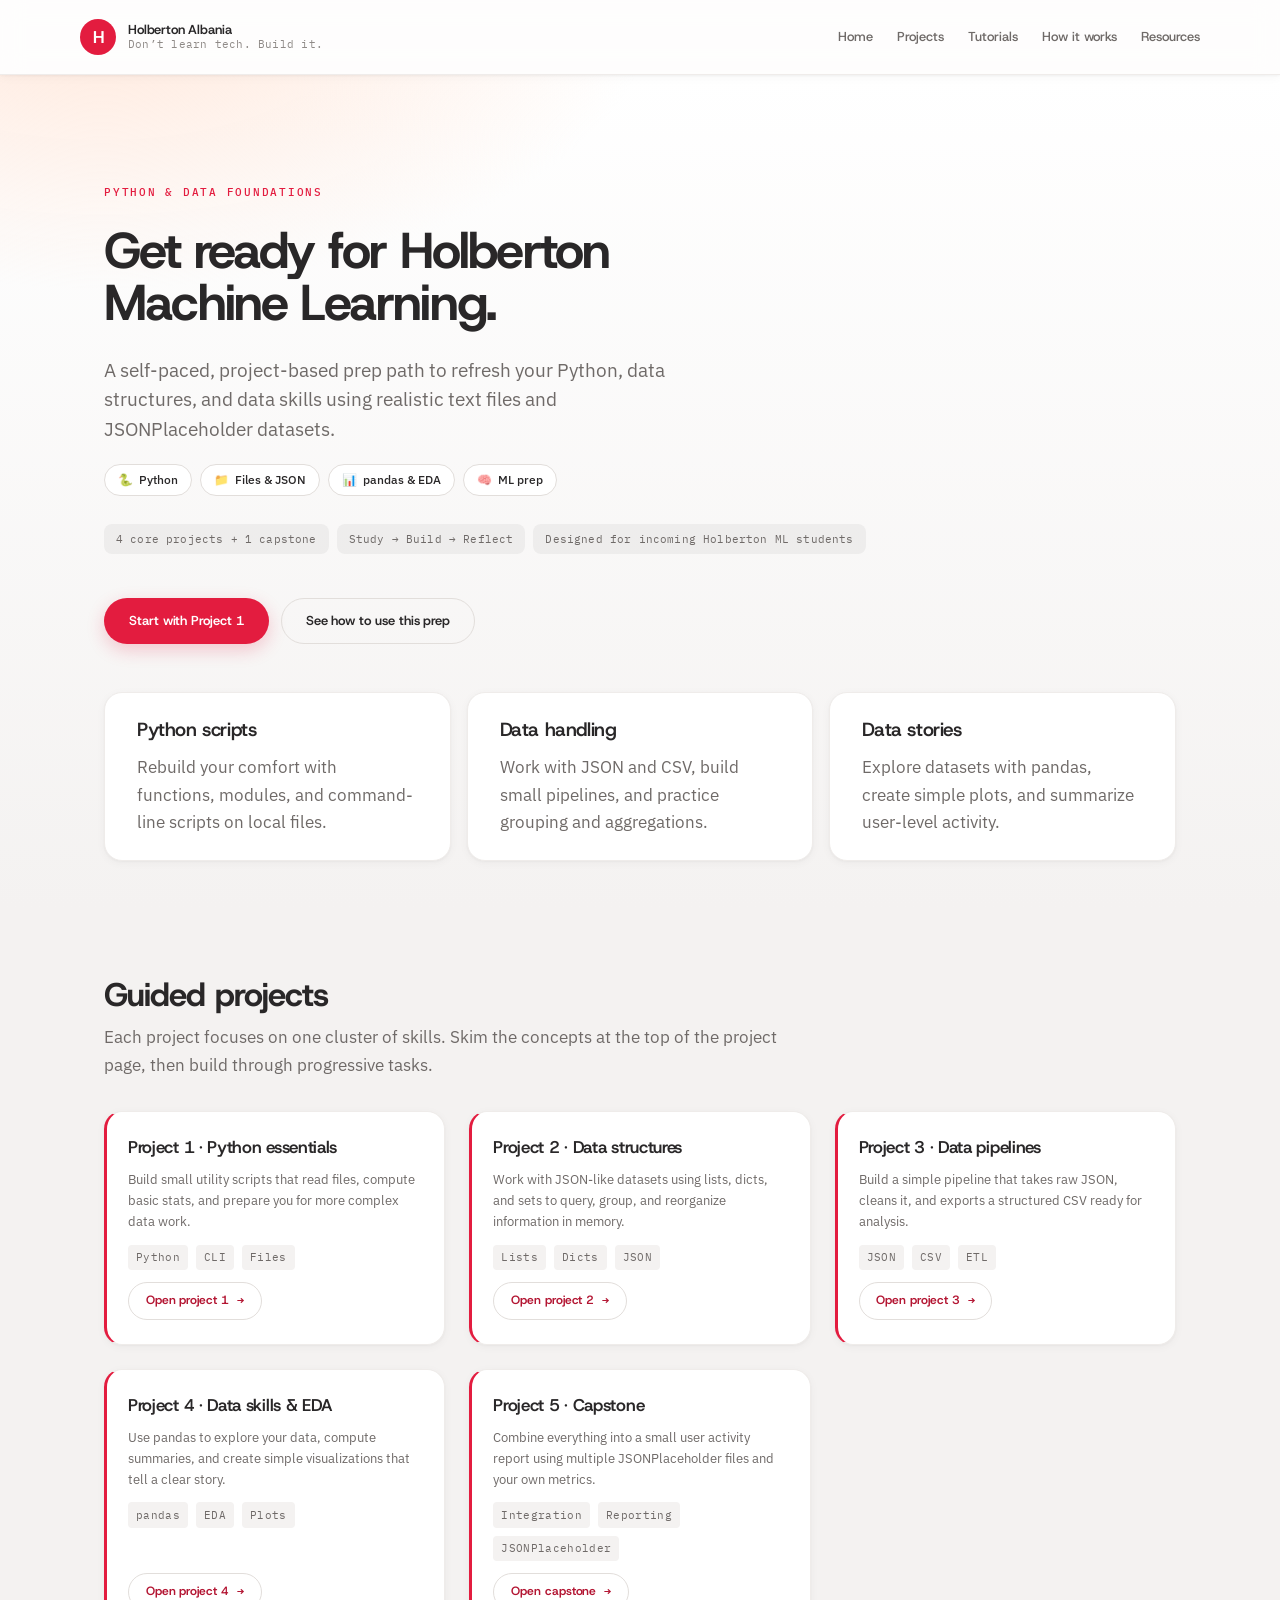
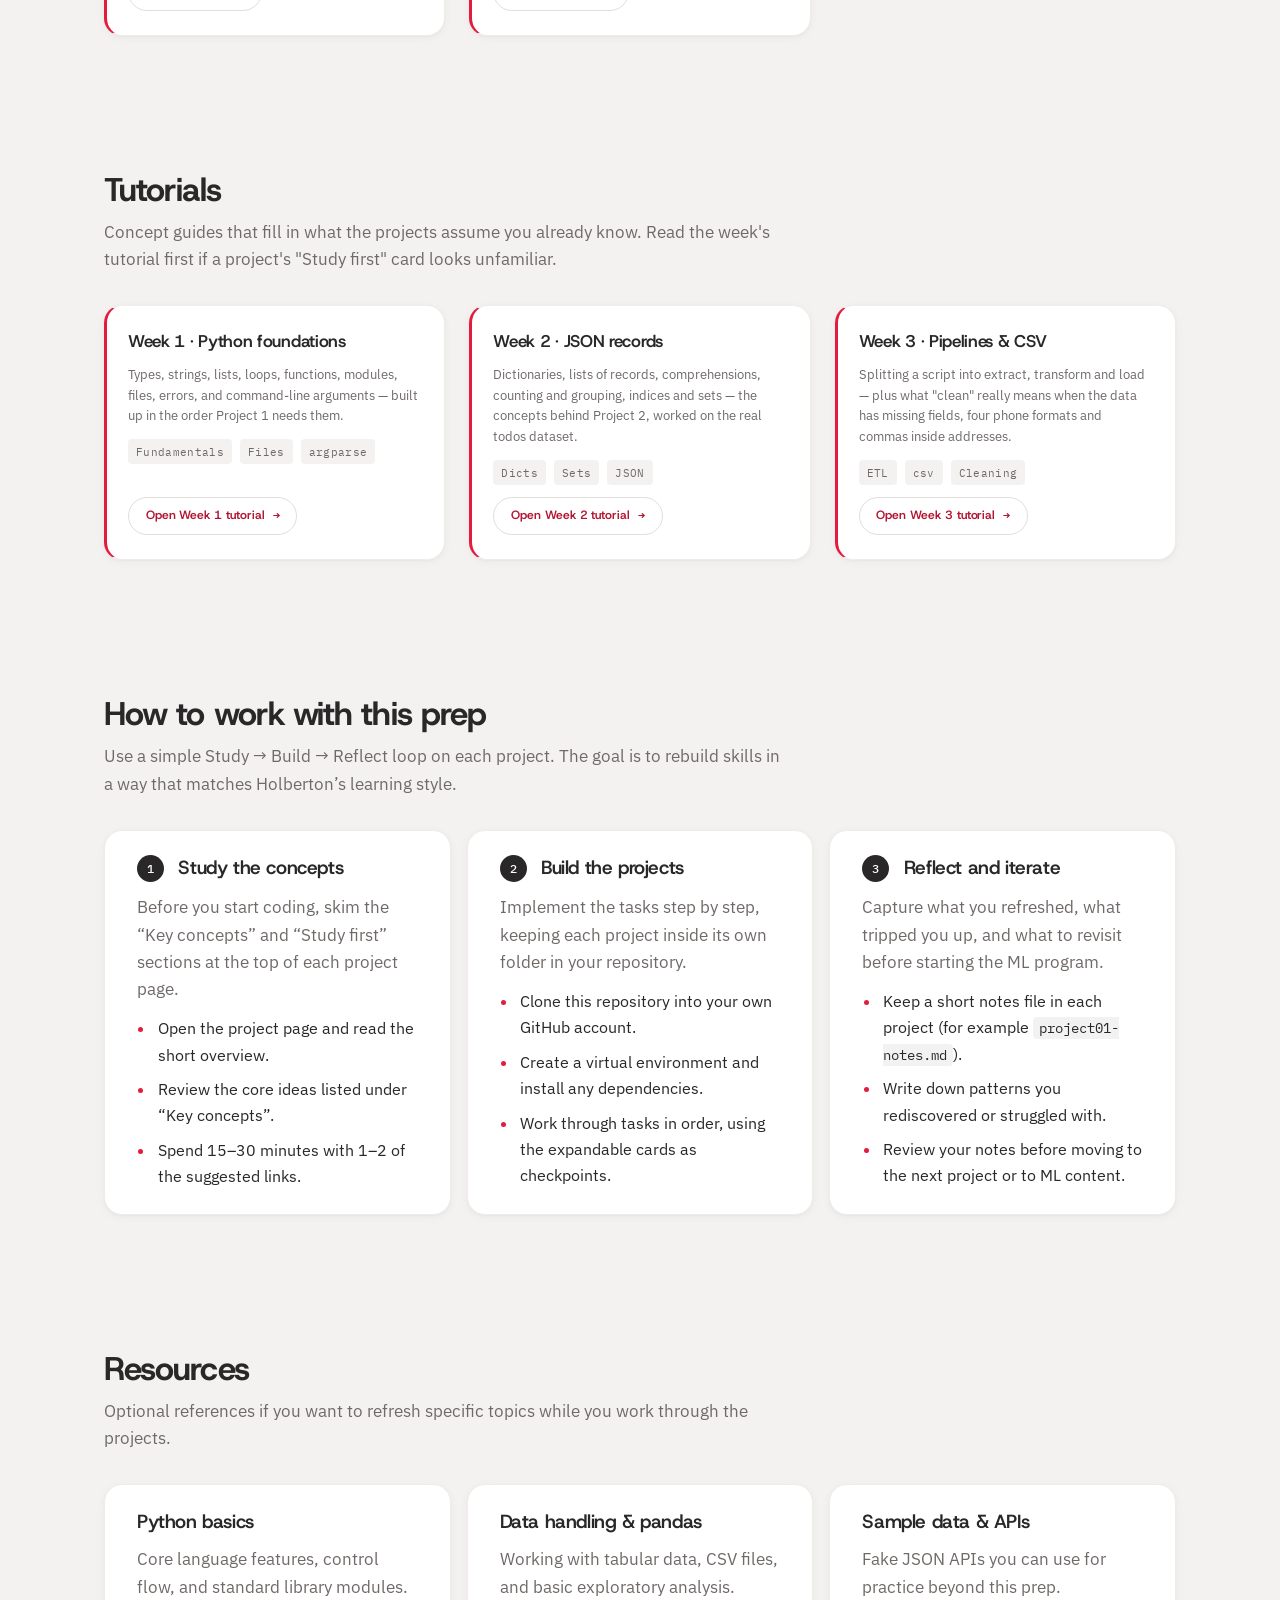
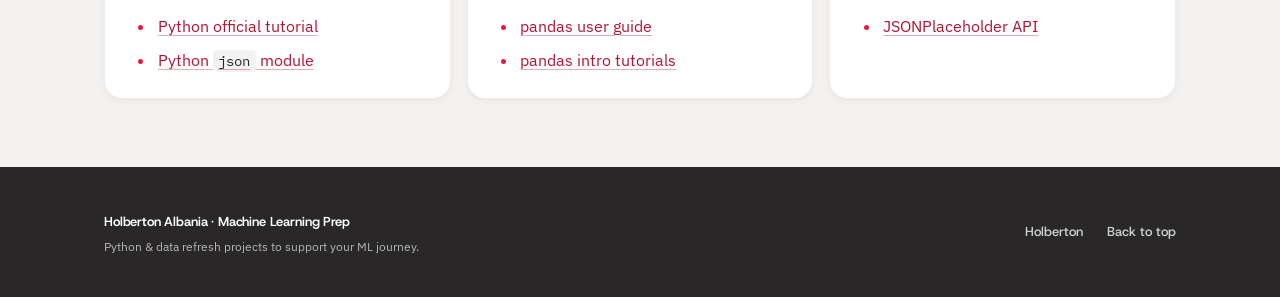
<file: docs/index.html>
<!DOCTYPE html>
<html lang="en">
<head>
  <meta charset="UTF-8">
  <title>Holberton ML – Python & Data Refresh</title>
  <meta name="viewport" content="width=device-width, initial-scale=1">
  <link rel="stylesheet" href="assets/css/main.css">
</head>
<body class="bg-light text-main">

  <!-- Site header / top nav -->
  <header class="site-header bg-white shadow-sm">
    <div class="container header-inner">
      <div class="brand">
        <div class="brand-logo-circle bg-cherry text-on-primary">H</div>
        <div class="brand-text">
          <span class="brand-name">Holberton Albania</span>
          <span class="brand-tagline">Don’t learn tech. Build it.</span>
        </div>
      </div>
      <nav class="nav">
        <a href="#hero" class="nav-link">Home</a>
        <a href="#projects" class="nav-link">Projects</a>
        <a href="#tutorials" class="nav-link">Tutorials</a>
        <a href="#how" class="nav-link">How it works</a>
        <a href="#resources" class="nav-link">Resources</a>
    </nav>
    </div>
  </header>

  <main>
    <!-- Hero -->
    <section id="hero" class="hero hero-gradient">
      <div class="container">
        <div class="project-hero project-hero-inner">
          <p class="eyebrow">Python &amp; Data Foundations</p>
          <h1 class="hero-title">
            Get ready for Holberton<br>
            Machine Learning.
          </h1>
          <p class="hero-subtitle">
            A self-paced, project-based prep path to refresh your Python, data structures,
            and data skills using realistic text files and JSONPlaceholder datasets.
          </p>

          <div class="project-hero-tags">
            <span class="pill-tag"><span class="pill-tag-icon">🐍</span> Python</span>
            <span class="pill-tag"><span class="pill-tag-icon">📁</span> Files &amp; JSON</span>
            <span class="pill-tag"><span class="pill-tag-icon">📊</span> pandas &amp; EDA</span>
            <span class="pill-tag"><span class="pill-tag-icon">🧠</span> ML prep</span>
          </div>

          <div class="info-strip">
            <span class="info-pill">4 core projects + 1 capstone</span>
            <span class="info-pill">Study → Build → Reflect</span>
            <span class="info-pill">Designed for incoming Holberton ML students</span>
          </div>

          <div class="hero-actions">
            <a href="#projects" class="btn btn-primary">Start with Project 1</a>
            <a href="#how" class="btn btn-ghost">See how to use this prep</a>
          </div>
        </div>

        <!-- Compact "What you’ll build" row -->
        <div class="section" style="padding-top: 1.5rem; padding-bottom: 0;">
          <div class="section-card-grid">
            <article class="info-card">
              <h3>Python scripts</h3>
              <p class="section-subtitle">
                Rebuild your comfort with functions, modules, and command-line scripts on local files.
              </p>
            </article>
            <article class="info-card">
              <h3>Data handling</h3>
              <p class="section-subtitle">
                Work with JSON and CSV, build small pipelines, and practice grouping and aggregations.
              </p>
            </article>
            <article class="info-card">
              <h3>Data stories</h3>
              <p class="section-subtitle">
                Explore datasets with pandas, create simple plots, and summarize user-level activity.
              </p>
            </article>
          </div>
        </div>
      </div>
    </section>

    <!-- Projects overview -->
    <section id="projects" class="section bg-light">
      <div class="container section-inner">
        <header class="section-header">
          <h2>Guided projects</h2>
          <p class="section-subtitle">
            Each project focuses on one cluster of skills. Skim the concepts at the top of the project page,
            then build through progressive tasks.
          </p>
        </header>

        <div class="cards-grid">
          <article class="project-card">
            <h3>Project 1 · Python essentials</h3>
            <p>
              Build small utility scripts that read files, compute basic stats, and prepare you
              for more complex data work.
            </p>
            <div class="project-meta">
              <span class="tag">Python</span>
              <span class="tag">CLI</span>
              <span class="tag">Files</span>
            </div>
            <a href="projects/01-python-essentials.html" class="btn btn-ghost project-link">Open project 1</a>
          </article>

          <article class="project-card">
            <h3>Project 2 · Data structures</h3>
            <p>
              Work with JSON-like datasets using lists, dicts, and sets to query, group, and
              reorganize information in memory.
            </p>
            <div class="project-meta">
              <span class="tag">Lists</span>
              <span class="tag">Dicts</span>
              <span class="tag">JSON</span>
            </div>
            <a href="projects/02-data-structures.html" class="btn btn-ghost project-link">Open project 2</a>
          </article>

          <article class="project-card">
            <h3>Project 3 · Data pipelines</h3>
            <p>
              Build a simple pipeline that takes raw JSON, cleans it, and exports a structured
              CSV ready for analysis.
            </p>
            <div class="project-meta">
              <span class="tag">JSON</span>
              <span class="tag">CSV</span>
              <span class="tag">ETL</span>
            </div>
            <a href="projects/03-data-pipelines.html" class="btn btn-ghost project-link">Open project 3</a>
          </article>

          <article class="project-card">
            <h3>Project 4 · Data skills &amp; EDA</h3>
            <p>
              Use pandas to explore your data, compute summaries, and create simple visualizations
              that tell a clear story.
            </p>
            <div class="project-meta">
              <span class="tag">pandas</span>
              <span class="tag">EDA</span>
              <span class="tag">Plots</span>
            </div>
            <a href="projects/04-data-eda.html" class="btn btn-ghost project-link">Open project 4</a>
          </article>

          <article class="project-card">
            <h3>Project 5 · Capstone</h3>
            <p>
              Combine everything into a small user activity report using multiple JSONPlaceholder
              files and your own metrics.
            </p>
            <div class="project-meta">
              <span class="tag">Integration</span>
              <span class="tag">Reporting</span>
              <span class="tag">JSONPlaceholder</span>
            </div>
            <a href="projects/05-capstone.html" class="btn btn-ghost project-link">Open capstone</a>
          </article>
        </div>
      </div>
    </section>

    <!-- Tutorials -->
    <section id="tutorials" class="section">
      <div class="container section-inner">
        <header class="section-header">
          <h2>Tutorials</h2>
          <p class="section-subtitle">
            Concept guides that fill in what the projects assume you already know. Read the week's tutorial
            first if a project's "Study first" card looks unfamiliar.
          </p>
        </header>

        <div class="cards-grid">
          <article class="project-card">
            <h3>Week 1 · Python foundations</h3>
            <p>
              Types, strings, lists, loops, functions, modules, files, errors, and command-line arguments —
              built up in the order Project 1 needs them.
            </p>
            <div class="project-meta">
              <span class="tag">Fundamentals</span>
              <span class="tag">Files</span>
              <span class="tag">argparse</span>
            </div>
            <a href="tutorials/week1-python-foundations.html" class="btn btn-ghost project-link">Open Week 1 tutorial</a>
          </article>

          <article class="project-card">
            <h3>Week 2 · JSON records</h3>
            <p>
              Dictionaries, lists of records, comprehensions, counting and grouping, indices and sets —
              the concepts behind Project 2, worked on the real todos dataset.
            </p>
            <div class="project-meta">
              <span class="tag">Dicts</span>
              <span class="tag">Sets</span>
              <span class="tag">JSON</span>
            </div>
            <a href="tutorials/week2-json-data-structures.html" class="btn btn-ghost project-link">Open Week 2 tutorial</a>
          </article>

          <article class="project-card">
            <h3>Week 3 · Pipelines &amp; CSV</h3>
            <p>
              Splitting a script into extract, transform and load — plus what "clean" really means
              when the data has missing fields, four phone formats and commas inside addresses.
            </p>
            <div class="project-meta">
              <span class="tag">ETL</span>
              <span class="tag">csv</span>
              <span class="tag">Cleaning</span>
            </div>
            <a href="tutorials/week3-pipelines-csv.html" class="btn btn-ghost project-link">Open Week 3 tutorial</a>
          </article>
        </div>
      </div>
    </section>

    <!-- How to work with this prep -->
    <section id="how" class="section">
      <div class="container section-inner">
        <header class="section-header">
          <h2>How to work with this prep</h2>
          <p class="section-subtitle">
            Use a simple Study → Build → Reflect loop on each project. The goal is to rebuild skills
            in a way that matches Holberton’s learning style.
          </p>
        </header>

        <div class="section-card-grid">
          <!-- Step 1 -->
          <article class="info-card">
            <h3><span class="icon-circle">1</span> Study the concepts</h3>
            <p class="section-subtitle">
              Before you start coding, skim the “Key concepts” and “Study first” sections
              at the top of each project page.
            </p>
            <ul class="study-list">
              <li>Open the project page and read the short overview.</li>
              <li>Review the core ideas listed under “Key concepts”.</li>
              <li>Spend 15–30 minutes with 1–2 of the suggested links.</li>
            </ul>
          </article>

          <!-- Step 2 -->
          <article class="info-card">
            <h3><span class="icon-circle">2</span> Build the projects</h3>
            <p class="section-subtitle">
              Implement the tasks step by step, keeping each project inside its own folder
              in your repository.
            </p>
            <ul class="study-list">
              <li>Clone this repository into your own GitHub account.</li>
              <li>Create a virtual environment and install any dependencies.</li>
              <li>Work through tasks in order, using the expandable cards as checkpoints.</li>
            </ul>
          </article>

          <!-- Step 3 -->
          <article class="info-card">
            <h3><span class="icon-circle">3</span> Reflect and iterate</h3>
            <p class="section-subtitle">
              Capture what you refreshed, what tripped you up, and what to revisit before
              starting the ML program.
            </p>
            <ul class="study-list">
              <li>Keep a short notes file in each project (for example <code>project01-notes.md</code>).</li>
              <li>Write down patterns you rediscovered or struggled with.</li>
              <li>Review your notes before moving to the next project or to ML content.</li>
            </ul>
          </article>
        </div>
      </div>
    </section>

    <!-- Resources -->
    <section id="resources" class="section bg-light">
      <div class="container section-inner">
        <header class="section-header">
          <h2>Resources</h2>
          <p class="section-subtitle">
            Optional references if you want to refresh specific topics while you work through the projects.
          </p>
        </header>

        <div class="section-card-grid">
          <article class="info-card">
            <h3>Python basics</h3>
            <p class="section-subtitle">
              Core language features, control flow, and standard library modules.
            </p>
            <ul class="study-list">
              <li><a href="https://docs.python.org/3/tutorial/" target="_blank" rel="noreferrer">Python official tutorial</a></li>
              <li><a href="https://docs.python.org/3/library/json.html" target="_blank" rel="noreferrer">Python <code>json</code> module</a></li>
            </ul>
          </article>

          <article class="info-card">
            <h3>Data handling &amp; pandas</h3>
            <p class="section-subtitle">
              Working with tabular data, CSV files, and basic exploratory analysis.
            </p>
            <ul class="study-list">
              <li><a href="https://pandas.pydata.org/docs/user_guide/index.html" target="_blank" rel="noreferrer">pandas user guide</a></li>
              <li><a href="https://pandas.pydata.org/docs/getting_started/intro_tutorials/index.html" target="_blank" rel="noreferrer">pandas intro tutorials</a></li>
            </ul>
          </article>

          <article class="info-card">
            <h3>Sample data &amp; APIs</h3>
            <p class="section-subtitle">
              Fake JSON APIs you can use for practice beyond this prep.
            </p>
            <ul class="study-list">
              <li><a href="https://jsonplaceholder.typicode.com/" target="_blank" rel="noreferrer">JSONPlaceholder API</a></li>
            </ul>
          </article>
        </div>
      </div>
    </section>
  </main>

  <footer class="site-footer bg-midnight text-on-primary">
    <div class="container footer-inner">
      <div>
        <span class="footer-title">Holberton Albania · Machine Learning Prep</span>
        <p class="footer-text">Python &amp; data refresh projects to support your ML journey.</p>
      </div>
      <div class="footer-links">
        <a href="https://hbtn.dev" target="_blank" rel="noreferrer">Holberton</a>
        <a href="#hero">Back to top</a>
      </div>
    </div>
  </footer>

  <script src="assets/js/main.js"></script>
</body>
</html>
</file>
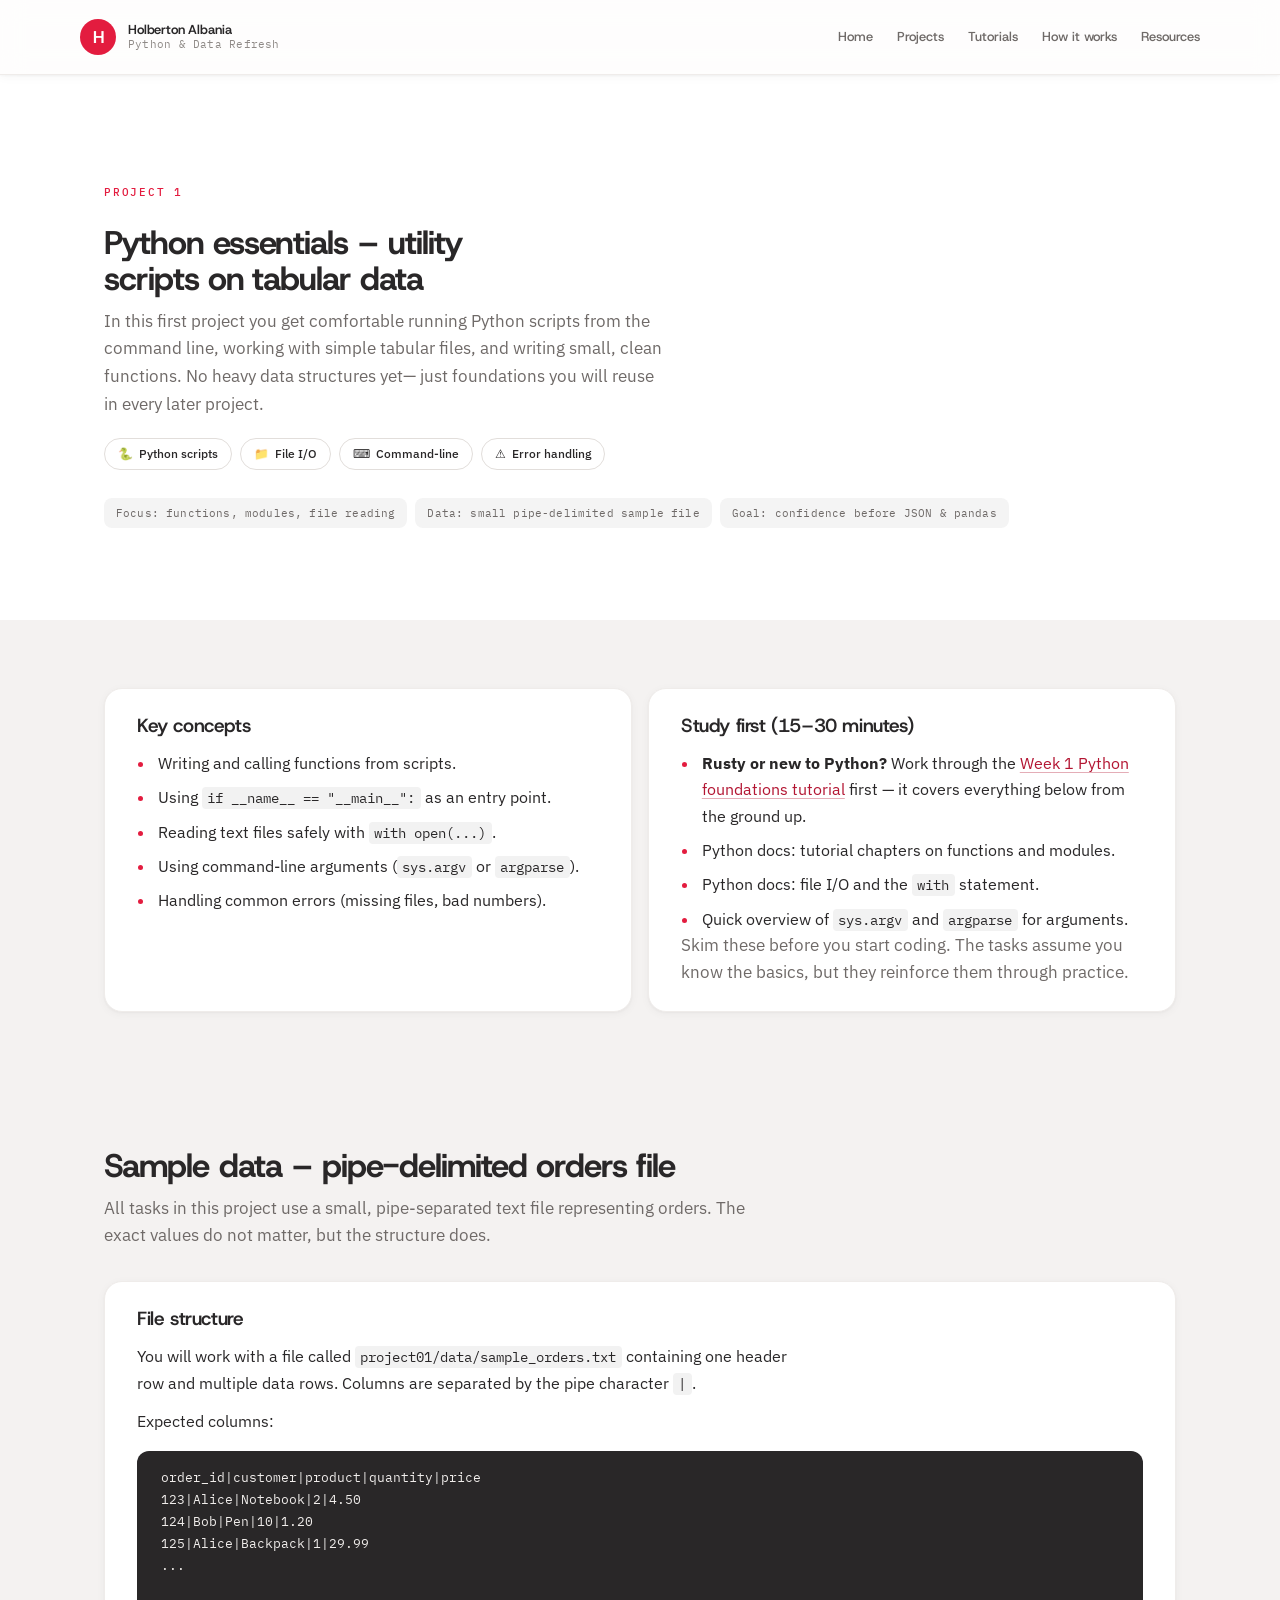
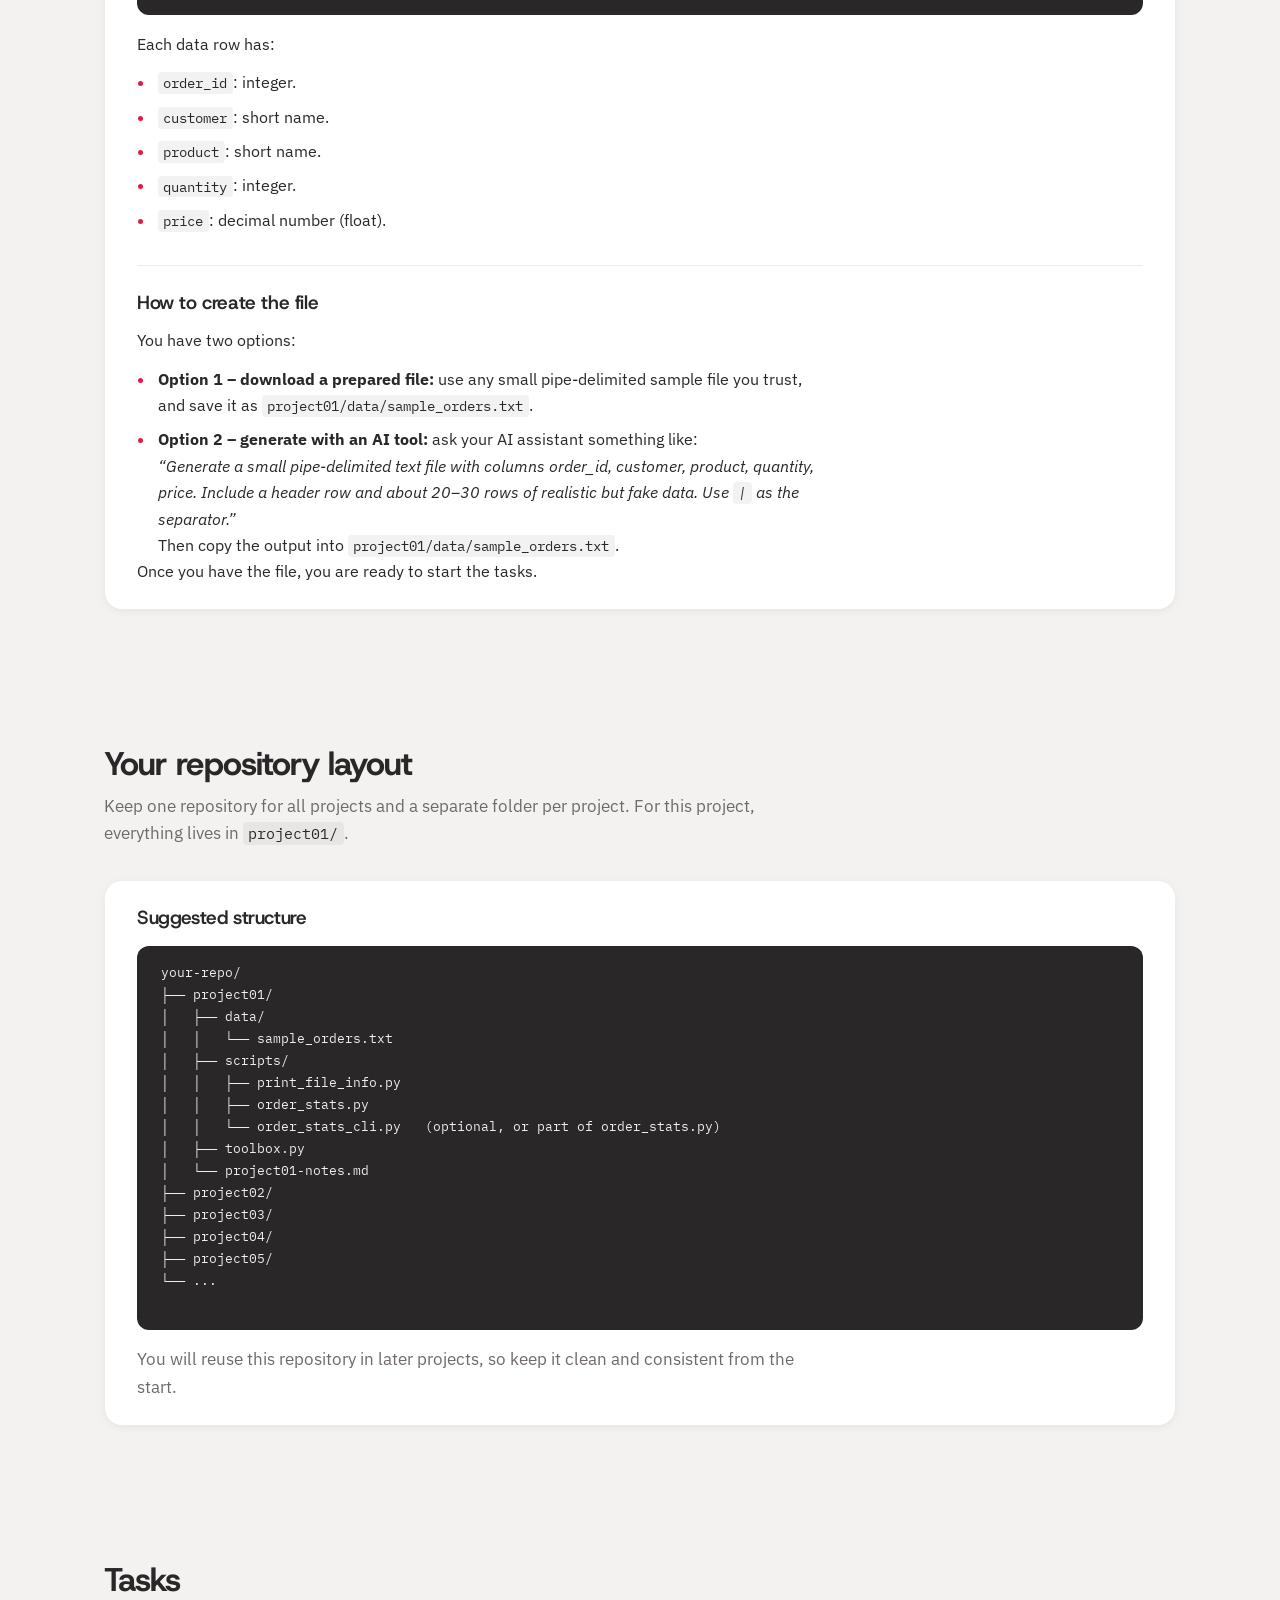
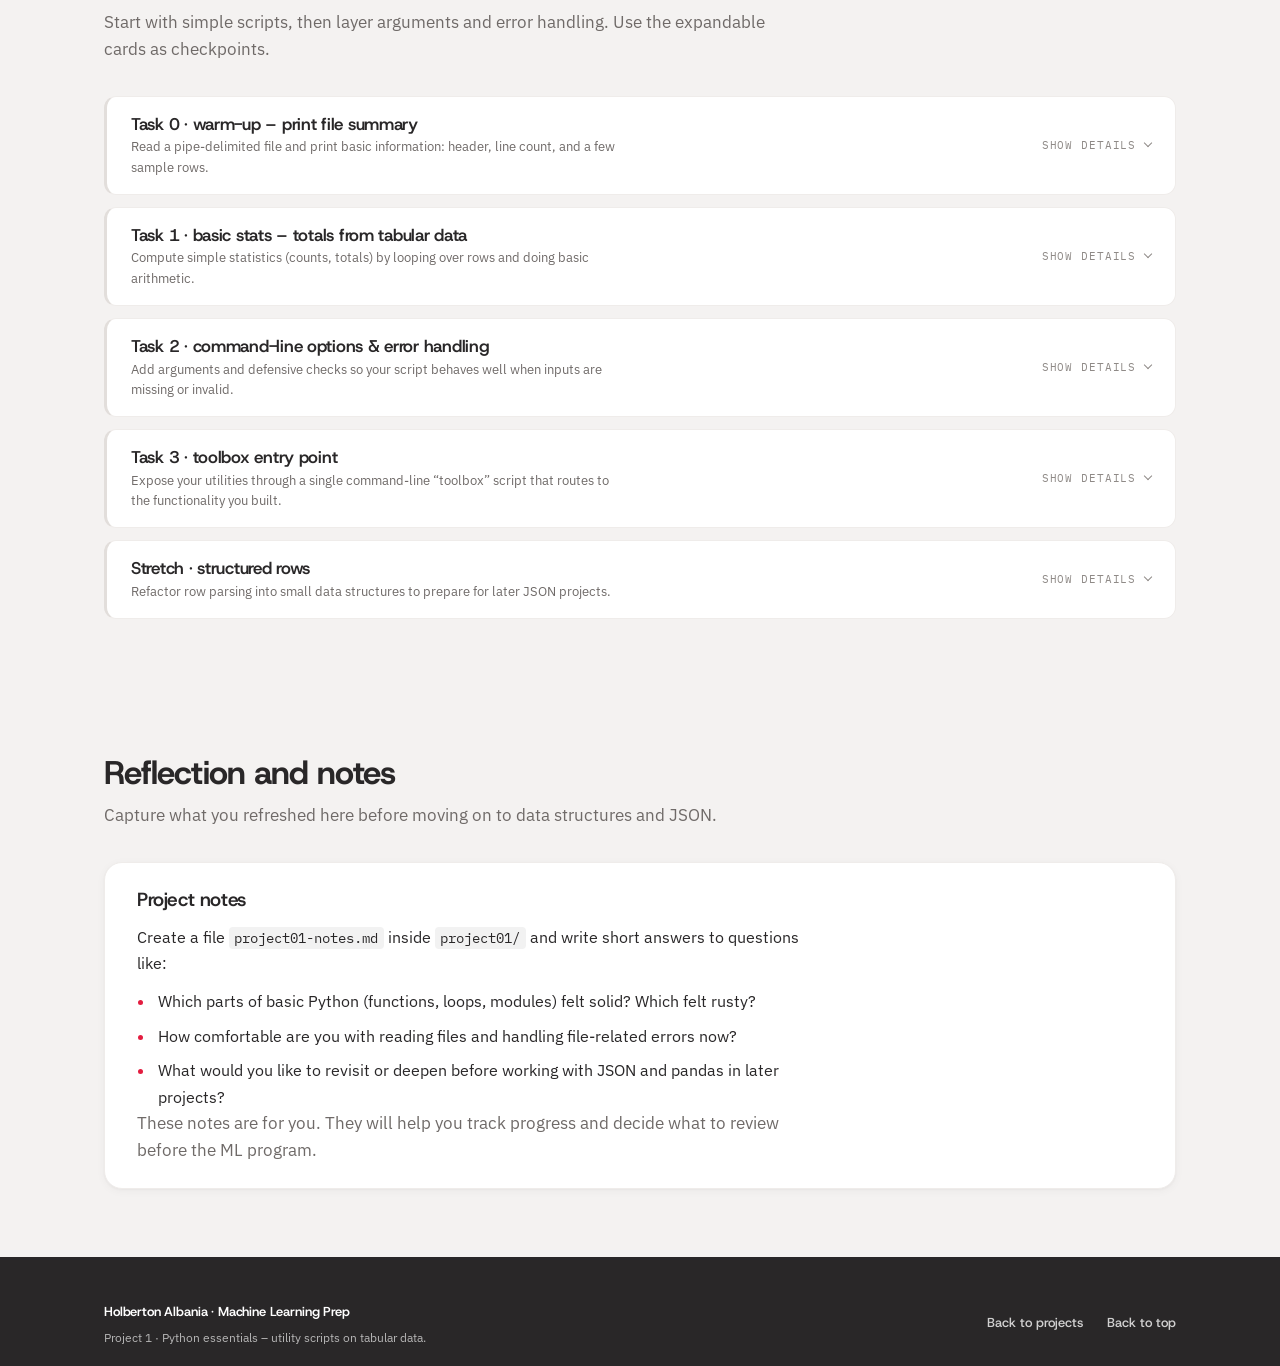
<file: docs/projects/01-python-essentials.html>
<!DOCTYPE html>
<html lang="en">
<head>
  <meta charset="UTF-8">
  <title>Project 1 · Python essentials – utility scripts on tabular data</title>
  <meta name="viewport" content="width=device-width, initial-scale=1">
  <link rel="stylesheet" href="../assets/css/main.css">
</head>
<body class="bg-light text-main">

  <header class="site-header bg-white shadow-sm">
    <div class="container header-inner">
      <div class="brand">
        <div class="brand-logo-circle bg-cherry text-on-primary">H</div>
        <div class="brand-text">
          <span class="brand-name">Holberton Albania</span>
          <span class="brand-tagline">Python &amp; Data Refresh</span>
        </div>
      </div>
      <nav class="nav">
        <a href="../index.html#hero" class="nav-link">Home</a>
        <a href="../index.html#projects" class="nav-link">Projects</a>
        <a href="../index.html#tutorials" class="nav-link">Tutorials</a>
        <a href="../index.html#how" class="nav-link">How it works</a>
        <a href="../index.html#resources" class="nav-link">Resources</a>
      </nav>
    </div>
  </header>

  <main>
    <!-- Project hero -->
    <section class="section bg-white">
      <div class="container">
        <div class="project-hero project-hero-inner">
          <p class="eyebrow">Project 1</p>
          <h1 class="project-hero-title">Python essentials – utility scripts on tabular data</h1>
          <p class="project-hero-subtitle">
            In this first project you get comfortable running Python scripts from the command line,
            working with simple tabular files, and writing small, clean functions. No heavy data structures yet—
            just foundations you will reuse in every later project.
          </p>

          <div class="project-hero-tags">
            <span class="pill-tag"><span class="pill-tag-icon">🐍</span> Python scripts</span>
            <span class="pill-tag"><span class="pill-tag-icon">📁</span> File I/O</span>
            <span class="pill-tag"><span class="pill-tag-icon">⌨️</span> Command-line</span>
            <span class="pill-tag"><span class="pill-tag-icon">⚠️</span> Error handling</span>
          </div>

          <div class="info-strip">
            <span class="info-pill">Focus: functions, modules, file reading</span>
            <span class="info-pill">Data: small pipe-delimited sample file</span>
            <span class="info-pill">Goal: confidence before JSON &amp; pandas</span>
          </div>
        </div>
      </div>
    </section>

    <!-- Key concepts + study panel -->
    <section class="section bg-light">
      <div class="container section-inner">
        <div class="section-card-grid">
          <article class="info-card">
            <h3>Key concepts</h3>
            <ul class="study-list">
              <li>Writing and calling functions from scripts.</li>
              <li>Using <code>if __name__ == "__main__":</code> as an entry point.</li>
              <li>Reading text files safely with <code>with open(...)</code>.</li>
              <li>Using command-line arguments (<code>sys.argv</code> or <code>argparse</code>).</li>
              <li>Handling common errors (missing files, bad numbers).</li>
            </ul>
          </article>

          <article class="info-card">
            <h3>Study first (15–30 minutes)</h3>
            <ul class="study-list">
              <li>
                <strong>Rusty or new to Python?</strong>
                Work through the
                <a href="../tutorials/week1-python-foundations.html">Week 1 Python foundations tutorial</a>
                first — it covers everything below from the ground up.
              </li>
              <li>Python docs: tutorial chapters on functions and modules.</li>
              <li>Python docs: file I/O and the <code>with</code> statement.</li>
              <li>Quick overview of <code>sys.argv</code> and <code>argparse</code> for arguments.</li>
            </ul>
            <p class="section-subtitle">
              Skim these before you start coding. The tasks assume you know the basics, but they reinforce them through practice.
            </p>
          </article>
        </div>
      </div>
    </section>

    <!-- Sample data setup -->
    <section class="section">
      <div class="container section-inner">
        <header class="section-header">
          <h2>Sample data – pipe-delimited orders file</h2>
          <p class="section-subtitle">
            All tasks in this project use a small, pipe-separated text file representing orders. The exact values do not matter,
            but the structure does.
          </p>
        </header>

        <article class="info-card">
          <h3>File structure</h3>
          <p>
            You will work with a file called <code>project01/data/sample_orders.txt</code> containing one header row and multiple
            data rows. Columns are separated by the pipe character <code>|</code>.
          </p>
          <p>Expected columns:</p>
          <pre><code>order_id|customer|product|quantity|price
123|Alice|Notebook|2|4.50
124|Bob|Pen|10|1.20
125|Alice|Backpack|1|29.99
...
          </code></pre>
          <p>
            Each data row has:
          </p>
          <ul class="study-list">
            <li><code>order_id</code>: integer.</li>
            <li><code>customer</code>: short name.</li>
            <li><code>product</code>: short name.</li>
            <li><code>quantity</code>: integer.</li>
            <li><code>price</code>: decimal number (float).</li>
          </ul>

          <h3>How to create the file</h3>
          <p>You have two options:</p>
          <ul class="study-list">
            <li>
              <strong>Option 1 – download a prepared file:</strong> use any small pipe-delimited sample file you trust,
              and save it as <code>project01/data/sample_orders.txt</code>.
            </li>
            <li>
              <strong>Option 2 – generate with an AI tool:</strong> ask your AI assistant something like:<br>
              <em>“Generate a small pipe-delimited text file with columns order_id, customer, product, quantity, price.
              Include a header row and about 20–30 rows of realistic but fake data. Use <code>|</code> as the separator.”</em><br>
              Then copy the output into <code>project01/data/sample_orders.txt</code>.
            </li>
          </ul>
          <p>
            Once you have the file, you are ready to start the tasks.
          </p>
        </article>
      </div>
    </section>

    <!-- Repository layout -->
    <section class="section bg-light">
      <div class="container section-inner">
        <header class="section-header">
          <h2>Your repository layout</h2>
          <p class="section-subtitle">
            Keep one repository for all projects and a separate folder per project. For this project, everything lives in <code>project01/</code>.
          </p>
        </header>

        <article class="info-card">
          <h3>Suggested structure</h3>
          <pre><code>your-repo/
├── project01/
│   ├── data/
│   │   └── sample_orders.txt
│   ├── scripts/
│   │   ├── print_file_info.py
│   │   ├── order_stats.py
│   │   └── order_stats_cli.py   (optional, or part of order_stats.py)
│   ├── toolbox.py
│   └── project01-notes.md
├── project02/
├── project03/
├── project04/
├── project05/
└── ...
          </code></pre>
          <p class="section-subtitle">
            You will reuse this repository in later projects, so keep it clean and consistent from the start.
          </p>
        </article>
      </div>
    </section>

    <!-- Tasks (expandable cards) -->
    <section class="section">
      <div class="container section-inner">
        <header class="section-header">
          <h2>Tasks</h2>
          <p class="section-subtitle">
            Start with simple scripts, then layer arguments and error handling. Use the expandable cards as checkpoints.
          </p>
        </header>

        <div class="tasks-grid">
          <!-- Task 0 -->
          <article class="task-card">
            <div class="task-header">
              <div class="task-header-main">
                <h3 class="task-title">Task 0 · warm-up – print file summary</h3>
                <p class="task-subtitle">
                  Read a pipe-delimited file and print basic information: header, line count, and a few sample rows.
                </p>
              </div>
              <div class="task-toggle"></div>
            </div>
            <div class="task-body">
              <h4>Requirements</h4>
              <ul>
                <li>Create <code>scripts/print_file_info.py</code> inside <code>project01/</code>.</li>
                <li>The script should accept a file path as a command-line argument (for example using <code>sys.argv</code>).</li>
                <li>Use <code>project01/data/sample_orders.txt</code> as your default test file.</li>
                <li>Print:
                  <ul>
                    <li>The total number of lines in the file.</li>
                    <li>The header row.</li>
                    <li>The first 3 data rows.</li>
                  </ul>
                </li>
                <li>If the file does not exist, print a clear error message and exit with a non-zero code.</li>
              </ul>
              <h4>Hints</h4>
              <ul>
                <li>Start with a hardcoded path to <code>data/sample_orders.txt</code>, then refactor to use arguments.</li>
                <li>Use a <code>with open(path)</code> block to read the file safely.</li>
                <li>You can use <code>enumerate</code> when iterating over lines to detect header vs data rows.</li>
              </ul>
            </div>
          </article>

          <!-- Task 1 -->
          <article class="task-card">
            <div class="task-header">
              <div class="task-header-main">
                <h3 class="task-title">Task 1 · basic stats – totals from tabular data</h3>
                <p class="task-subtitle">
                  Compute simple statistics (counts, totals) by looping over rows and doing basic arithmetic.
                </p>
              </div>
              <div class="task-toggle"></div>
            </div>
            <div class="task-body">
              <h4>Requirements</h4>
              <ul>
                <li>Create <code>scripts/order_stats.py</code>.</li>
                <li>Read <code>data/sample_orders.txt</code> line by line.</li>
                <li>Skip the header row.</li>
                <li>For each data row:
                  <ul>
                    <li>Split the line on <code>"|"</code> into columns.</li>
                    <li>Parse <code>quantity</code> and <code>price</code> as numbers.</li>
                  </ul>
                </li>
                <li>Compute and print:
                  <ul>
                    <li>Total number of orders.</li>
                    <li>Total quantity ordered (sum of <code>quantity</code>).</li>
                    <li>Total revenue (sum of <code>quantity * price</code>).</li>
                  </ul>
                </li>
              </ul>
              <h4>Hints</h4>
              <ul>
                <li>You can keep counters (integers and floats) and update them inside your loop.</li>
                <li>Use a small helper function (for example <code>parse_order_line(line)</code>) to keep your code organized.</li>
                <li>Start with a few rows to test your logic before trusting the totals.</li>
              </ul>
            </div>
          </article>

          <!-- Task 2 -->
          <article class="task-card">
            <div class="task-header">
              <div class="task-header-main">
                <h3 class="task-title">Task 2 · command-line options &amp; error handling</h3>
                <p class="task-subtitle">
                  Add arguments and defensive checks so your script behaves well when inputs are missing or invalid.
                </p>
              </div>
              <div class="task-toggle"></div>
            </div>
            <div class="task-body">
              <h4>Requirements</h4>
              <ul>
                <li>Extend <code>order_stats.py</code> or create <code>order_stats_cli.py</code> that wraps your stats logic.</li>
                <li>Use <code>argparse</code> (or <code>sys.argv</code> + manual parsing) to add options such as:
                  <ul>
                    <li><code>--file PATH</code> – path to the input file (default <code>data/sample_orders.txt</code>).</li>
                    <li><code>--limit N</code> – maximum number of data rows to process (optional).</li>
                  </ul>
                </li>
                <li>Add basic error handling:
                  <ul>
                    <li>If the file cannot be opened, print a clear message and exit with a non-zero code.</li>
                    <li>If a row has invalid numbers for <code>quantity</code> or <code>price</code>, handle it gracefully
                      (for example, skip the row and count it as “invalid”).</li>
                  </ul>
                </li>
                <li>Print a short summary at the end, including how many rows were processed and how many were invalid.</li>
              </ul>
              <h4>Hints</h4>
              <ul>
                <li>Wrap file opening and numeric conversion in <code>try/except</code> blocks.</li>
                <li>Use default values for arguments so you can run the script without always specifying options.</li>
                <li>Keep your core calculation logic separate from the argument parsing so you can reuse it later.</li>
              </ul>
            </div>
          </article>

          <!-- Task 3 -->
          <article class="task-card">
            <div class="task-header">
              <div class="task-header-main">
                <h3 class="task-title">Task 3 · toolbox entry point</h3>
                <p class="task-subtitle">
                  Expose your utilities through a single command-line “toolbox” script that routes to the functionality you built.
                </p>
              </div>
              <div class="task-toggle"></div>
            </div>
            <div class="task-body">
              <h4>Requirements</h4>
              <ul>
                <li>Create <code>toolbox.py</code> in the root of <code>project01/</code>.</li>
                <li>The toolbox should support simple subcommands, for example:
                  <ul>
                    <li><code>python toolbox.py info data/sample_orders.txt</code> – calls your file info script.</li>
                    <li><code>python toolbox.py stats --file data/sample_orders.txt</code> – calls your stats logic.</li>
                  </ul>
                </li>
                <li>Reuse the functions you wrote in the previous tasks instead of duplicating logic.</li>
                <li>Use a clear <code>main()</code> function and <code>if __name__ == "__main__":</code> guard.</li>
              </ul>
              <h4>Hints</h4>
              <ul>
                <li>You can implement subcommands using <code>argparse</code> subparsers or simple <code>sys.argv[1]</code> checks.</li>
                <li>Keep the routing logic in <code>toolbox.py</code> thin: import and call functions from <code>scripts/</code>.</li>
              </ul>
            </div>
          </article>

          <!-- Stretch -->
          <article class="task-card">
            <div class="task-header">
              <div class="task-header-main">
                <h3 class="task-title">Stretch · structured rows</h3>
                <p class="task-subtitle">
                  Refactor row parsing into small data structures to prepare for later JSON projects.
                </p>
              </div>
              <div class="task-toggle"></div>
            </div>
            <div class="task-body">
              <span class="task-badge">Optional</span>
              <h4>Ideas</h4>
              <ul>
                <li>Implement a helper <code>parse_order_line(line)</code> that returns a dictionary with keys
                  <code>order_id</code>, <code>customer</code>, <code>product</code>, <code>quantity</code>, <code>price</code>.</li>
                <li>Use this dictionary in your stats functions instead of working with bare lists of strings.</li>
                <li>Think about how this pattern relates to JSON records in Project 2.</li>
              </ul>
            </div>
          </article>
        </div>
      </div>
    </section>

    <!-- Reflection -->
    <section class="section bg-light">
      <div class="container section-inner">
        <header class="section-header">
          <h2>Reflection and notes</h2>
          <p class="section-subtitle">
            Capture what you refreshed here before moving on to data structures and JSON.
          </p>
        </header>

        <article class="info-card">
          <h3>Project notes</h3>
          <p>
            Create a file <code>project01-notes.md</code> inside <code>project01/</code> and write short answers
            to questions like:
          </p>
          <ul class="study-list">
            <li>Which parts of basic Python (functions, loops, modules) felt solid? Which felt rusty?</li>
            <li>How comfortable are you with reading files and handling file-related errors now?</li>
            <li>What would you like to revisit or deepen before working with JSON and pandas in later projects?</li>
          </ul>
          <p class="section-subtitle">
            These notes are for you. They will help you track progress and decide what to review before the ML program.
          </p>
        </article>
      </div>
    </section>
  </main>

  <footer class="site-footer bg-midnight text-on-primary">
    <div class="container footer-inner">
      <div>
        <span class="footer-title">Holberton Albania · Machine Learning Prep</span>
        <p class="footer-text">Project 1 · Python essentials – utility scripts on tabular data.</p>
      </div>
      <div class="footer-links">
        <a href="../index.html#projects">Back to projects</a>
        <a href="#top" onclick="window.scrollTo({top: 0, behavior: 'smooth'}); return false;">Back to top</a>
      </div>
    </div>
  </footer>

  <script src="../assets/js/main.js"></script>
</body>
</html>
</file>
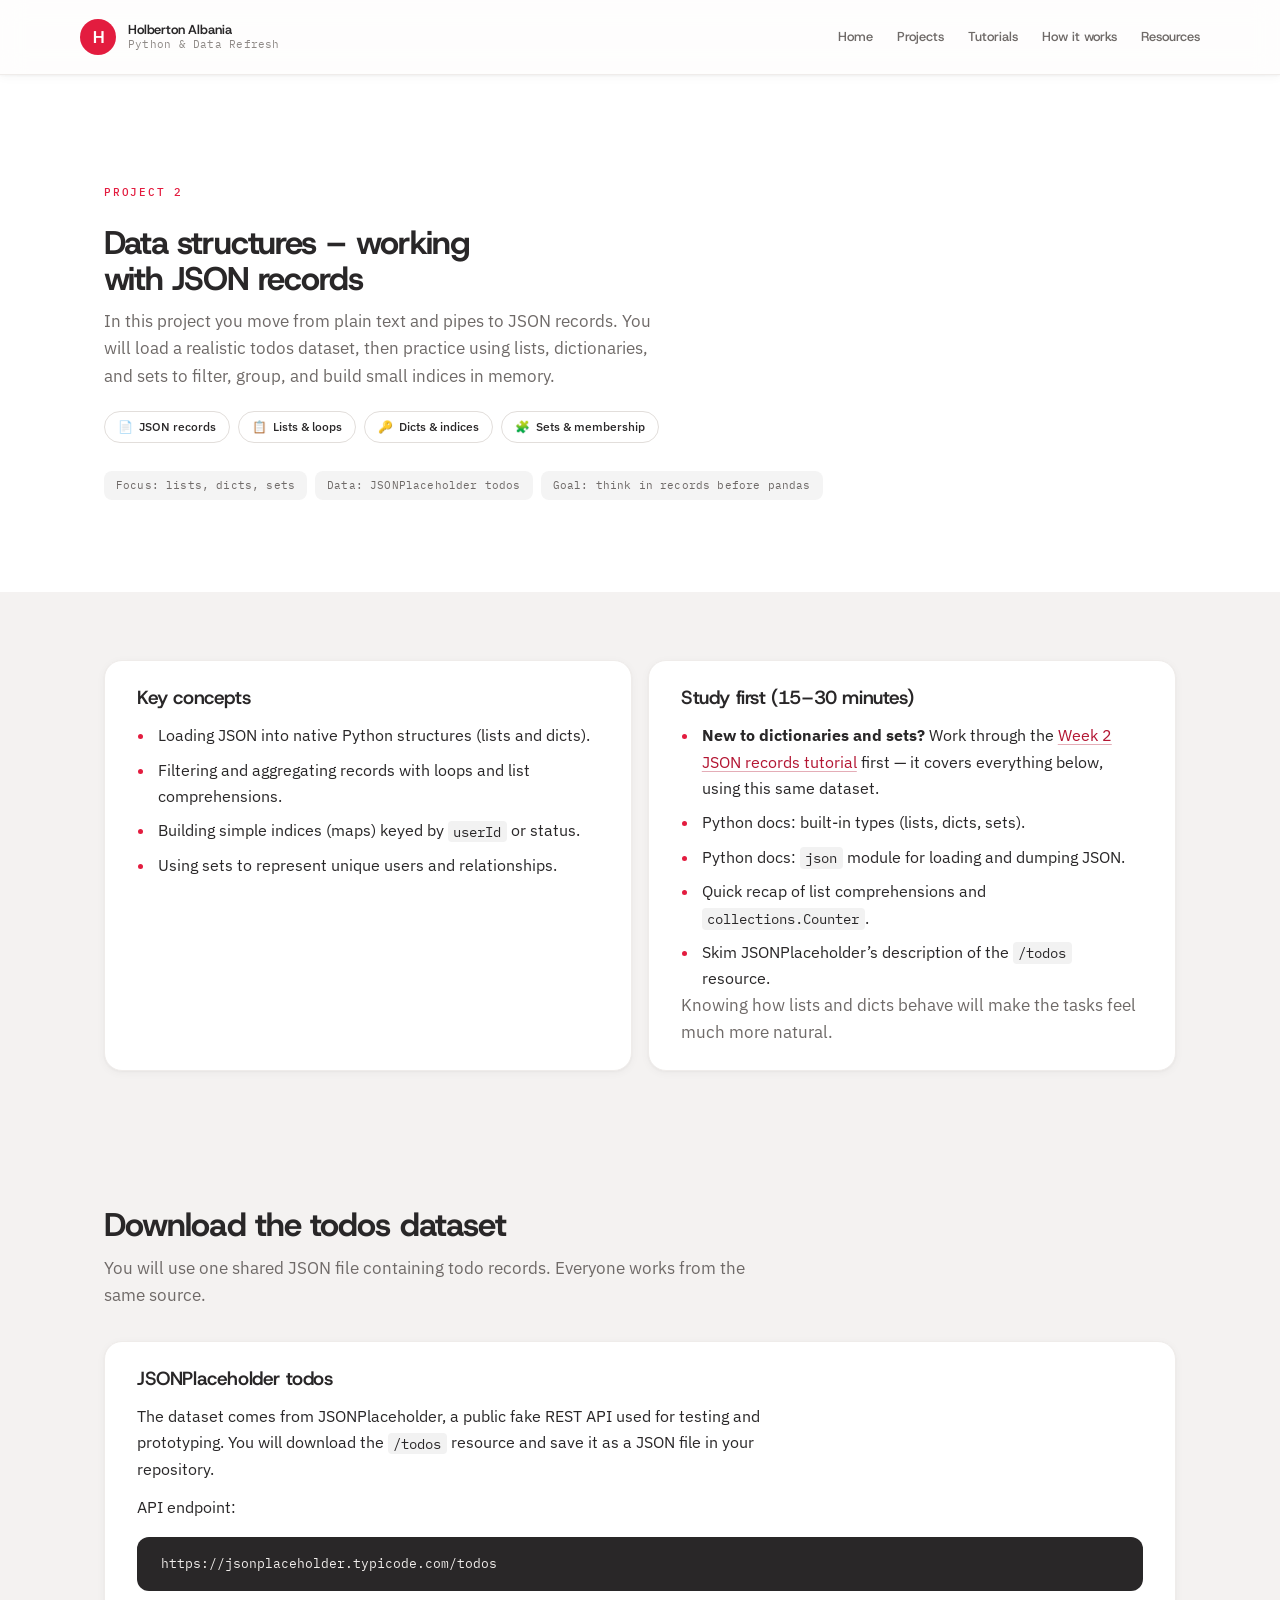
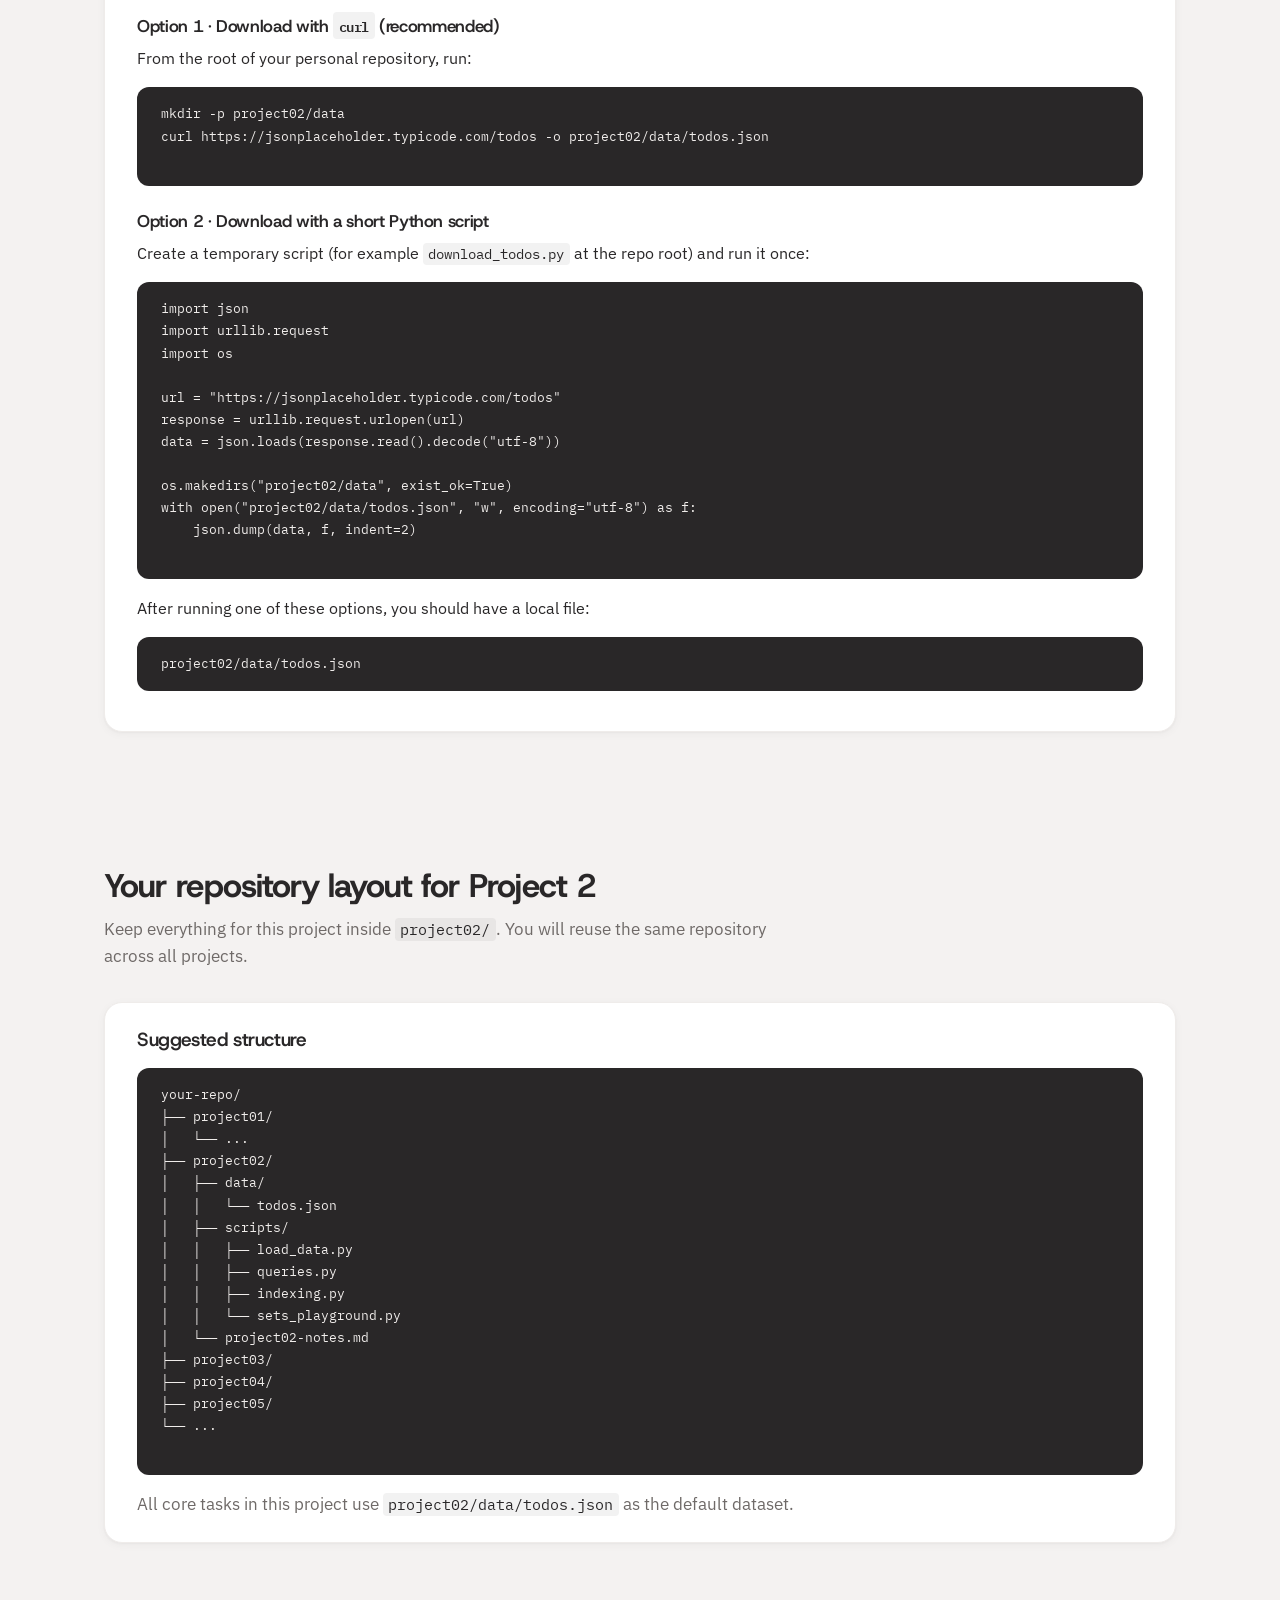
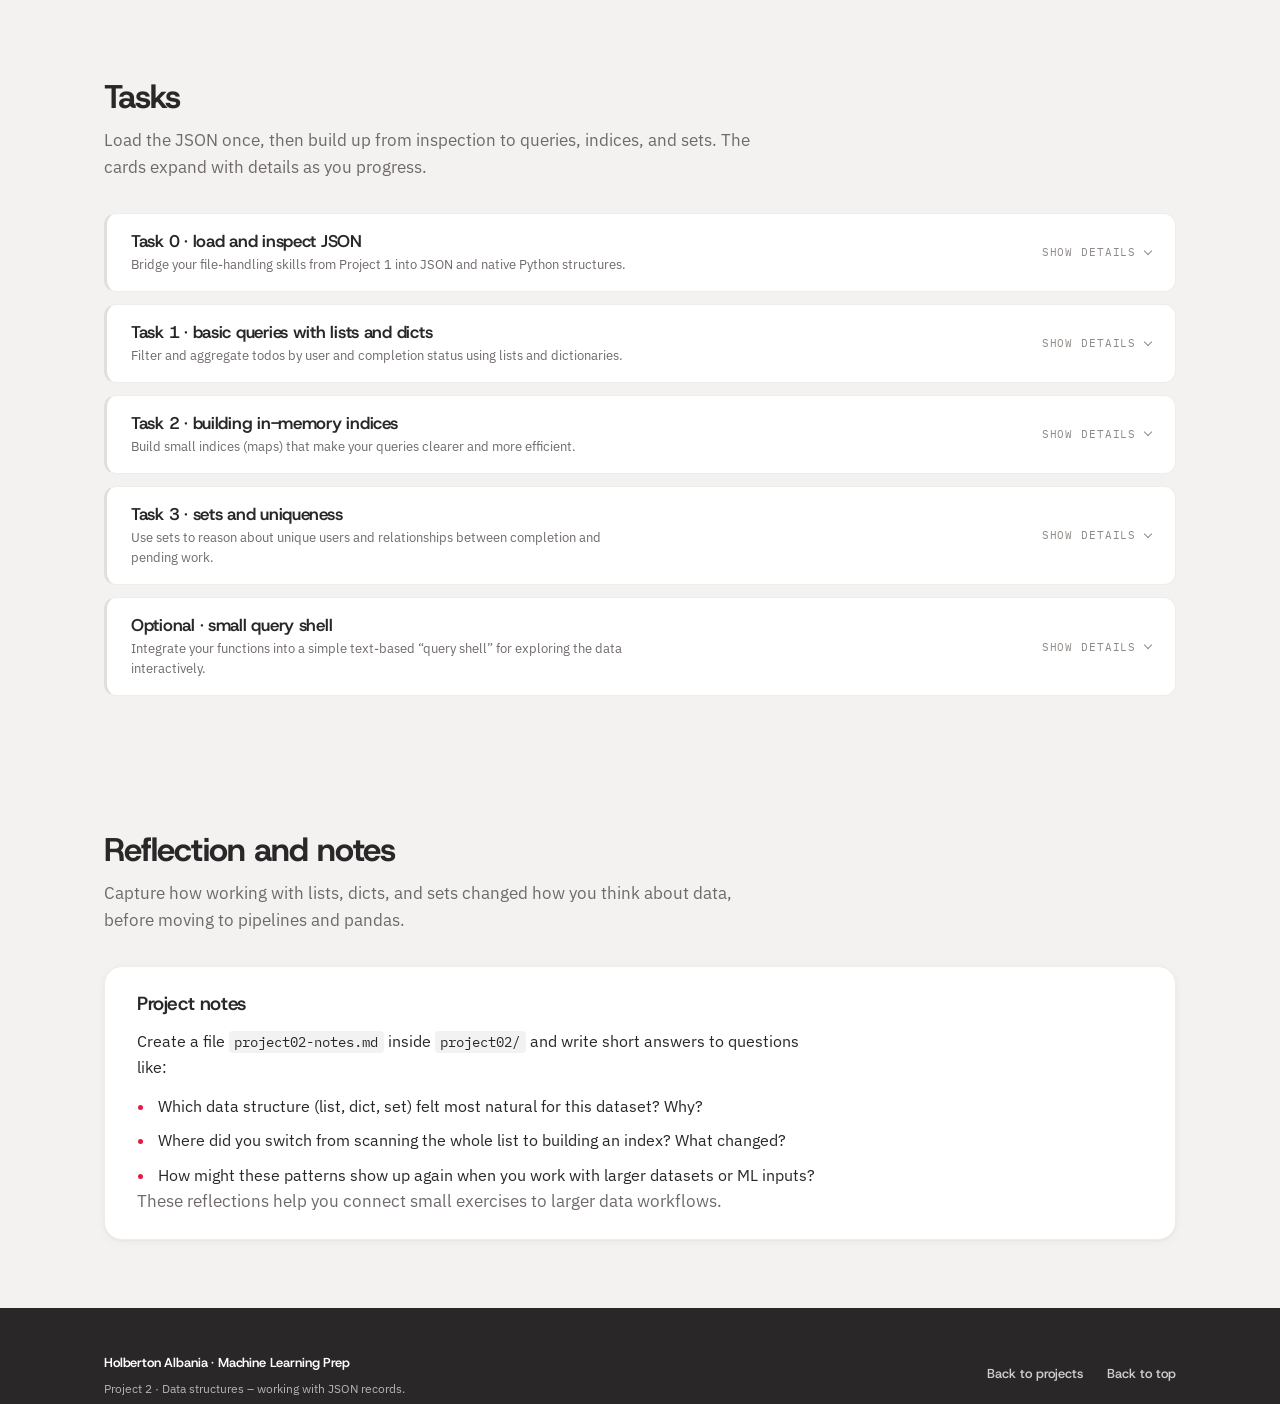
<file: docs/projects/02-data-structures.html>
<!DOCTYPE html>
<html lang="en">
<head>
  <meta charset="UTF-8">
  <title>Project 2 · Data structures – working with JSON records</title>
  <meta name="viewport" content="width=device-width, initial-scale=1">
  <link rel="stylesheet" href="../assets/css/main.css">
</head>
<body class="bg-light text-main">

  <header class="site-header bg-white shadow-sm">
    <div class="container header-inner">
      <div class="brand">
        <div class="brand-logo-circle bg-cherry text-on-primary">H</div>
        <div class="brand-text">
          <span class="brand-name">Holberton Albania</span>
          <span class="brand-tagline">Python &amp; Data Refresh</span>
        </div>
      </div>
      <nav class="nav">
        <a href="../index.html#hero" class="nav-link">Home</a>
        <a href="../index.html#projects" class="nav-link">Projects</a>
        <a href="../index.html#tutorials" class="nav-link">Tutorials</a>
        <a href="../index.html#how" class="nav-link">How it works</a>
        <a href="../index.html#resources" class="nav-link">Resources</a>
      </nav>
    </div>
  </header>

  <main>
    <!-- Project hero -->
    <section class="section bg-white">
      <div class="container">
        <div class="project-hero project-hero-inner">
          <p class="eyebrow">Project 2</p>
          <h1 class="project-hero-title">Data structures – working with JSON records</h1>
          <p class="project-hero-subtitle">
            In this project you move from plain text and pipes to JSON records. You will load a realistic todos dataset,
            then practice using lists, dictionaries, and sets to filter, group, and build small indices in memory.
          </p>

          <div class="project-hero-tags">
            <span class="pill-tag"><span class="pill-tag-icon">📄</span> JSON records</span>
            <span class="pill-tag"><span class="pill-tag-icon">📋</span> Lists &amp; loops</span>
            <span class="pill-tag"><span class="pill-tag-icon">🔑</span> Dicts &amp; indices</span>
            <span class="pill-tag"><span class="pill-tag-icon">🧩</span> Sets &amp; membership</span>
          </div>

          <div class="info-strip">
            <span class="info-pill">Focus: lists, dicts, sets</span>
            <span class="info-pill">Data: JSONPlaceholder todos</span>
            <span class="info-pill">Goal: think in records before pandas</span>
          </div>
        </div>
      </div>
    </section>

    <!-- Key concepts + study panel -->
    <section class="section bg-light">
      <div class="container section-inner">
        <div class="section-card-grid">
          <article class="info-card">
            <h3>Key concepts</h3>
            <ul class="study-list">
              <li>Loading JSON into native Python structures (lists and dicts).</li>
              <li>Filtering and aggregating records with loops and list comprehensions.</li>
              <li>Building simple indices (maps) keyed by <code>userId</code> or status.</li>
              <li>Using sets to represent unique users and relationships.</li>
            </ul>
          </article>

          <article class="info-card">
            <h3>Study first (15–30 minutes)</h3>
            <ul class="study-list">
              <li>
                <strong>New to dictionaries and sets?</strong>
                Work through the
                <a href="../tutorials/week2-json-data-structures.html">Week 2 JSON records tutorial</a>
                first — it covers everything below, using this same dataset.
              </li>
              <li>Python docs: built-in types (lists, dicts, sets).</li>
              <li>Python docs: <code>json</code> module for loading and dumping JSON.</li>
              <li>Quick recap of list comprehensions and <code>collections.Counter</code>.</li>
              <li>Skim JSONPlaceholder’s description of the <code>/todos</code> resource.</li>
            </ul>
            <p class="section-subtitle">
              Knowing how lists and dicts behave will make the tasks feel much more natural.
            </p>
          </article>
        </div>
      </div>
    </section>

    <!-- Download instructions -->
    <section class="section">
      <div class="container section-inner">
        <header class="section-header">
          <h2>Download the todos dataset</h2>
          <p class="section-subtitle">
            You will use one shared JSON file containing todo records. Everyone works from the same source.
          </p>
        </header>

        <article class="info-card">
          <h3>JSONPlaceholder todos</h3>
          <p>
            The dataset comes from JSONPlaceholder, a public fake REST API used for testing and prototyping.
            You will download the <code>/todos</code> resource and save it as a JSON file in your repository.
          </p>
          <p>API endpoint:</p>
          <pre><code>https://jsonplaceholder.typicode.com/todos</code></pre>

          <h4>Option 1 · Download with <code>curl</code> (recommended)</h4>
          <p>From the root of your personal repository, run:</p>
          <pre><code>mkdir -p project02/data
curl https://jsonplaceholder.typicode.com/todos -o project02/data/todos.json
          </code></pre>

          <h4>Option 2 · Download with a short Python script</h4>
          <p>Create a temporary script (for example <code>download_todos.py</code> at the repo root) and run it once:</p>
          <pre><code>import json
import urllib.request
import os

url = "https://jsonplaceholder.typicode.com/todos"
response = urllib.request.urlopen(url)
data = json.loads(response.read().decode("utf-8"))

os.makedirs("project02/data", exist_ok=True)
with open("project02/data/todos.json", "w", encoding="utf-8") as f:
    json.dump(data, f, indent=2)
          </code></pre>

          <p>
            After running one of these options, you should have a local file:
          </p>
          <pre><code>project02/data/todos.json</code></pre>
        </article>
      </div>
    </section>

    <!-- Repository layout -->
    <section class="section bg-light">
      <div class="container section-inner">
        <header class="section-header">
          <h2>Your repository layout for Project 2</h2>
          <p class="section-subtitle">
            Keep everything for this project inside <code>project02/</code>. You will reuse the same repository across all projects.
          </p>
        </header>

        <article class="info-card">
          <h3>Suggested structure</h3>
          <pre><code>your-repo/
├── project01/
│   └── ...
├── project02/
│   ├── data/
│   │   └── todos.json
│   ├── scripts/
│   │   ├── load_data.py
│   │   ├── queries.py
│   │   ├── indexing.py
│   │   └── sets_playground.py
│   └── project02-notes.md
├── project03/
├── project04/
├── project05/
└── ...
          </code></pre>
          <p class="section-subtitle">
            All core tasks in this project use <code>project02/data/todos.json</code> as the default dataset.
          </p>
        </article>
      </div>
    </section>

    <!-- Tasks -->
    <section class="section">
      <div class="container section-inner">
        <header class="section-header">
          <h2>Tasks</h2>
          <p class="section-subtitle">
            Load the JSON once, then build up from inspection to queries, indices, and sets. The cards expand with details as you progress.
          </p>
        </header>

        <div class="tasks-grid">
          <!-- Task 0 -->
          <article class="task-card">
            <div class="task-header">
              <div class="task-header-main">
                <h3 class="task-title">Task 0 · load and inspect JSON</h3>
                <p class="task-subtitle">
                  Bridge your file-handling skills from Project 1 into JSON and native Python structures.
                </p>
              </div>
              <div class="task-toggle"></div>
            </div>
            <div class="task-body">
              <h4>Requirements</h4>
              <ul>
                <li>Create <code>scripts/load_data.py</code> inside <code>project02/</code>.</li>
                <li>Implement a function <code>load_todos(path)</code> that:
                  <ul>
                    <li>Opens <code>todos.json</code>.</li>
                    <li>Parses it with <code>json.load</code>.</li>
                    <li>Returns the parsed Python object.</li>
                  </ul>
                </li>
                <li>In a <code>main()</code> block, print:
                  <ul>
                    <li>The type of the top-level object (should be <code>list</code>).</li>
                    <li>The total number of records.</li>
                    <li>The keys present in the first item.</li>
                  </ul>
                </li>
              </ul>
              <h4>Hints</h4>
              <ul>
                <li>Check <code>type(data)</code> after loading, and inspect <code>data[0]</code> to see its fields.</li>
                <li>Keep the loading logic in a reusable function so other scripts can call it.</li>
              </ul>
            </div>
          </article>

          <!-- Task 1 -->
          <article class="task-card">
            <div class="task-header">
              <div class="task-header-main">
                <h3 class="task-title">Task 1 · basic queries with lists and dicts</h3>
                <p class="task-subtitle">
                  Filter and aggregate todos by user and completion status using lists and dictionaries.
                </p>
              </div>
              <div class="task-toggle"></div>
            </div>
            <div class="task-body">
              <h4>Requirements</h4>
              <ul>
                <li>Create <code>scripts/queries.py</code>.</li>
                <li>Import <code>load_todos</code> from <code>load_data.py</code> and work with the in-memory list.</li>
                <li>Implement functions such as:
                  <ul>
                    <li><code>get_todos_by_user(todos, user_id)</code> – returns a list of todo items for a given <code>userId</code>.</li>
                    <li><code>count_completed_by_user(todos)</code> – returns a dictionary mapping <code>userId</code> to the number of completed todos.</li>
                    <li><code>get_users_with_all_completed(todos)</code> – returns a list or set of <code>userId</code> values whose todos are all completed.</li>
                  </ul>
                </li>
              </ul>
              <h4>Suggested progression</h4>
              <ul>
                <li>1.1 – Start with a simple filter: todos for one user.</li>
                <li>1.2 – Build a dictionary of counts per user.</li>
                <li>1.3 – Derive the set of users whose todos are all completed using your previous results.</li>
              </ul>
              <h4>Hints</h4>
              <ul>
                <li>Use list comprehensions to filter by <code>userId</code> or by <code>completed</code> status.</li>
                <li>For counts, think in terms of “dict where key is <code>userId</code> and value is a count”.</li>
                <li>Keep logic separate from printing; it will be easier to reuse and test.</li>
              </ul>
            </div>
          </article>

          <!-- Task 2 -->
          <article class="task-card">
            <div class="task-header">
              <div class="task-header-main">
                <h3 class="task-title">Task 2 · building in-memory indices</h3>
                <p class="task-subtitle">
                  Build small indices (maps) that make your queries clearer and more efficient.
                </p>
              </div>
              <div class="task-toggle"></div>
            </div>
            <div class="task-body">
              <h4>Requirements</h4>
              <ul>
                <li>Create <code>scripts/indexing.py</code>.</li>
                <li>Implement functions such as:
                  <ul>
                    <li><code>build_user_index(todos)</code> – returns a dict mapping <code>userId</code> to a list of todos.</li>
                    <li><code>build_completion_index(todos)</code> – returns a dict with keys like <code>"completed"</code> and <code>"pending"</code> mapping to lists of todos.</li>
                  </ul>
                </li>
                <li>Use these indices from <code>queries.py</code> to re-implement or simplify some of your earlier functions.</li>
              </ul>
              <h4>Suggested progression</h4>
              <ul>
                <li>2.1 – Build the user index and use it to implement <code>get_todos_by_user</code>.</li>
                <li>2.2 – Build the completion index and use it to get all completed or pending todos.</li>
                <li>2.3 – Compare your code clarity with and without indices.</li>
              </ul>
              <h4>Hints</h4>
              <ul>
                <li>Think of indices as “precomputed groupings” you can reuse instead of scanning the list every time.</li>
                <li>Even if performance differences are small here, the pattern matters for larger datasets.</li>
              </ul>
            </div>
          </article>

          <!-- Task 3 -->
          <article class="task-card">
            <div class="task-header">
              <div class="task-header-main">
                <h3 class="task-title">Task 3 · sets and uniqueness</h3>
                <p class="task-subtitle">
                  Use sets to reason about unique users and relationships between completion and pending work.
                </p>
              </div>
              <div class="task-toggle"></div>
            </div>
            <div class="task-body">
              <h4>Requirements</h4>
              <ul>
                <li>Create <code>scripts/sets_playground.py</code>.</li>
                <li>Load <code>todos.json</code> (either directly or via <code>load_todos</code>).</li>
                <li>Perform operations such as:
                  <ul>
                    <li>Compute the set of all <code>userId</code> values.</li>
                    <li>Compute the set of users who have at least one pending todo.</li>
                    <li>Compute the set of users whose todos are all completed.</li>
                    <li>Use set operations (union, intersection, difference) to compare these sets.</li>
                  </ul>
                </li>
              </ul>
              <h4>Suggested progression</h4>
              <ul>
                <li>3.1 – Start with a simple set of all <code>userId</code> values.</li>
                <li>3.2 – Derive <code>users_with_pending</code> and <code>users_with_completed_only</code>.</li>
                <li>3.3 – Use set difference and intersection to answer “Who still has work to do?”</li>
              </ul>
              <h4>Hints</h4>
              <ul>
                <li>Sets are ideal when you care about membership and uniqueness rather than order.</li>
                <li>Relate this to ML scenarios where you track unique users or labels, even if we are not doing ML yet.</li>
              </ul>
            </div>
          </article>

          <!-- Optional: query shell -->
          <article class="task-card">
            <div class="task-header">
              <div class="task-header-main">
                <h3 class="task-title">Optional · small query shell</h3>
                <p class="task-subtitle">
                  Integrate your functions into a simple text-based “query shell” for exploring the data interactively.
                </p>
              </div>
              <div class="task-toggle"></div>
            </div>
            <div class="task-body">
              <span class="task-badge">Optional</span>
              <h4>Ideas</h4>
              <ul>
                <li>Create <code>scripts/query_shell.py</code>.</li>
                <li>On running, load <code>todos.json</code> once.</li>
                <li>Present a simple menu, for example:
                  <ul>
                    <li><code>1</code> – show number of completed todos per user.</li>
                    <li><code>2</code> – show users who completed all their todos.</li>
                    <li><code>3</code> – show total todo count and unique users.</li>
                  </ul>
                </li>
                <li>Reuse your functions from <code>queries.py</code> and <code>indexing.py</code> instead of writing new logic.</li>
              </ul>
            </div>
          </article>
        </div>
      </div>
    </section>

    <!-- Reflection -->
    <section class="section bg-light">
      <div class="container section-inner">
        <header class="section-header">
          <h2>Reflection and notes</h2>
          <p class="section-subtitle">
            Capture how working with lists, dicts, and sets changed how you think about data, before moving to pipelines and pandas.
          </p>
        </header>

        <article class="info-card">
          <h3>Project notes</h3>
          <p>
            Create a file <code>project02-notes.md</code> inside <code>project02/</code> and write short answers to questions like:
          </p>
          <ul class="study-list">
            <li>Which data structure (list, dict, set) felt most natural for this dataset? Why?</li>
            <li>Where did you switch from scanning the whole list to building an index? What changed?</li>
            <li>How might these patterns show up again when you work with larger datasets or ML inputs?</li>
          </ul>
          <p class="section-subtitle">
            These reflections help you connect small exercises to larger data workflows.
          </p>
        </article>
      </div>
    </section>
  </main>

  <footer class="site-footer bg-midnight text-on-primary">
    <div class="container footer-inner">
      <div>
        <span class="footer-title">Holberton Albania · Machine Learning Prep</span>
        <p class="footer-text">Project 2 · Data structures – working with JSON records.</p>
      </div>
      <div class="footer-links">
        <a href="../index.html#projects">Back to projects</a>
        <a href="#top" onclick="window.scrollTo({top: 0, behavior: 'smooth'}); return false;">Back to top</a>
      </div>
    </div>
  </footer>

  <script src="../assets/js/main.js"></script>
</body>
</html>
</file>
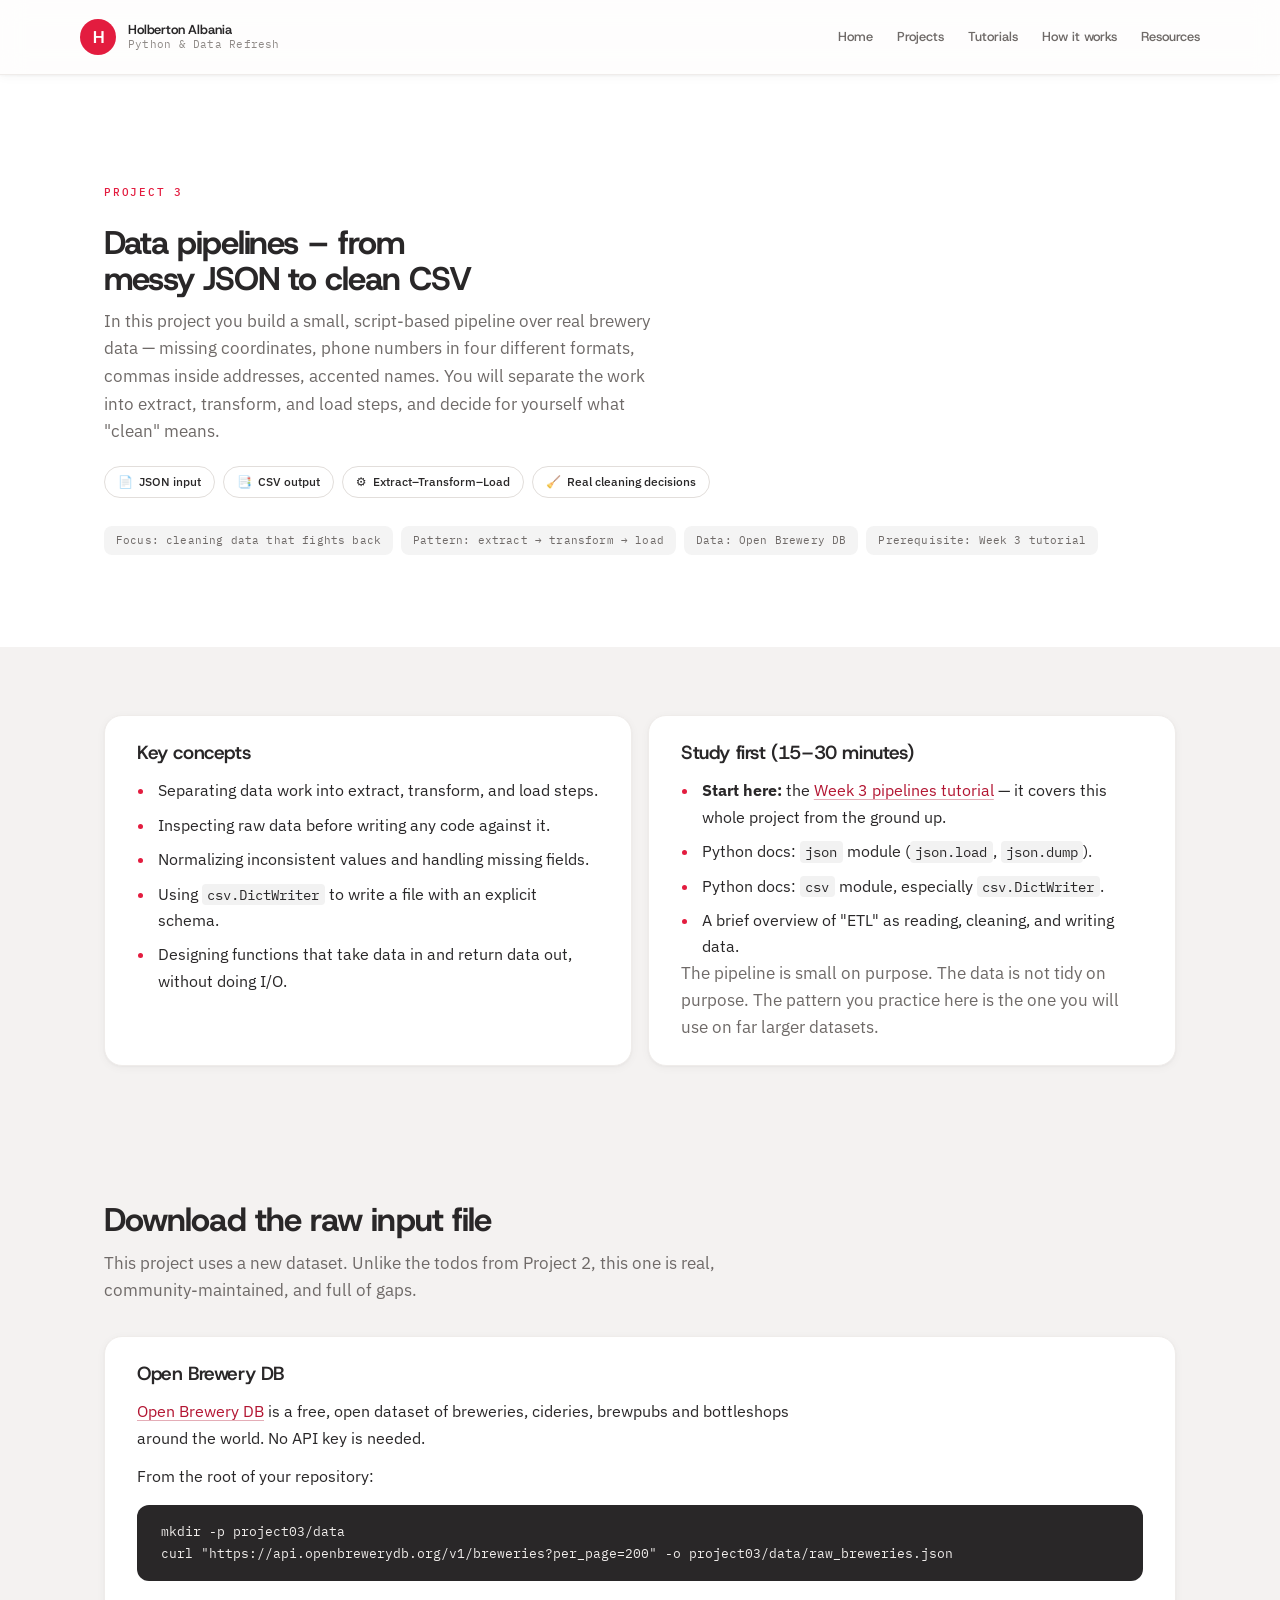
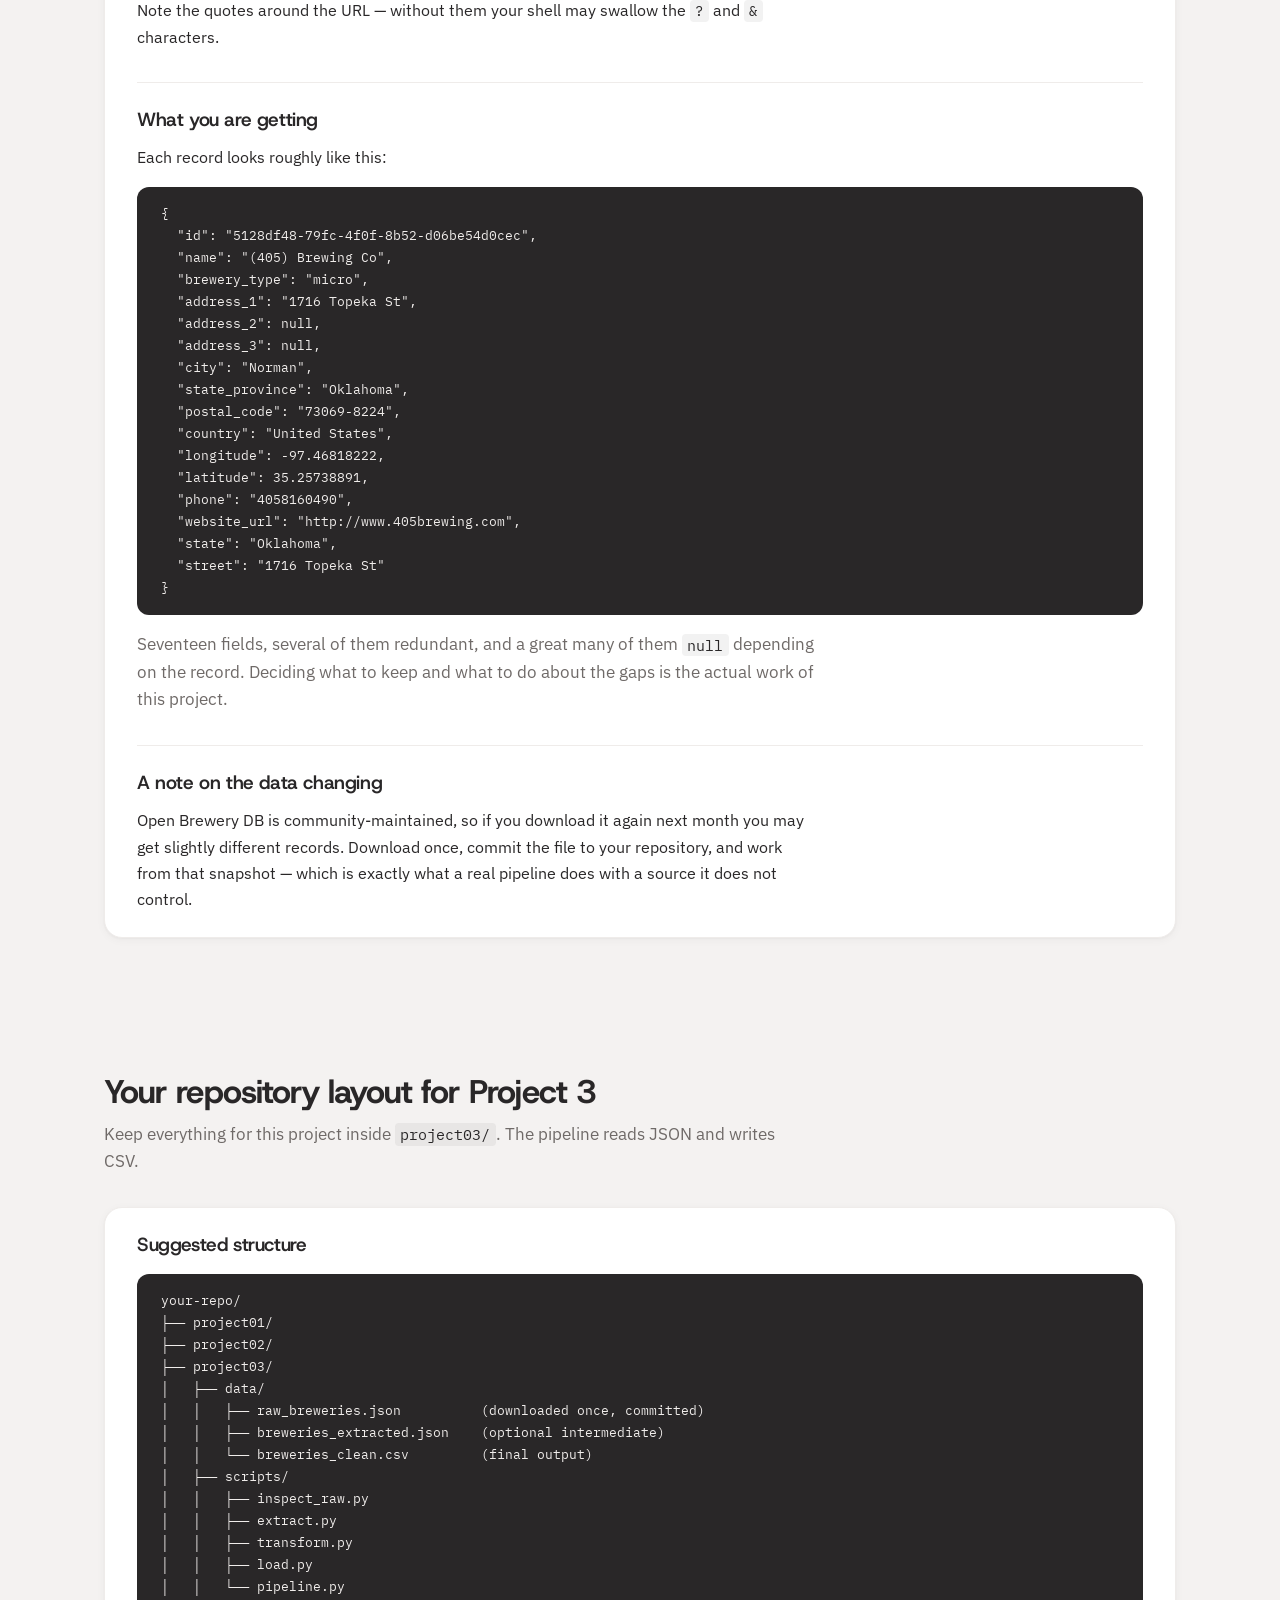
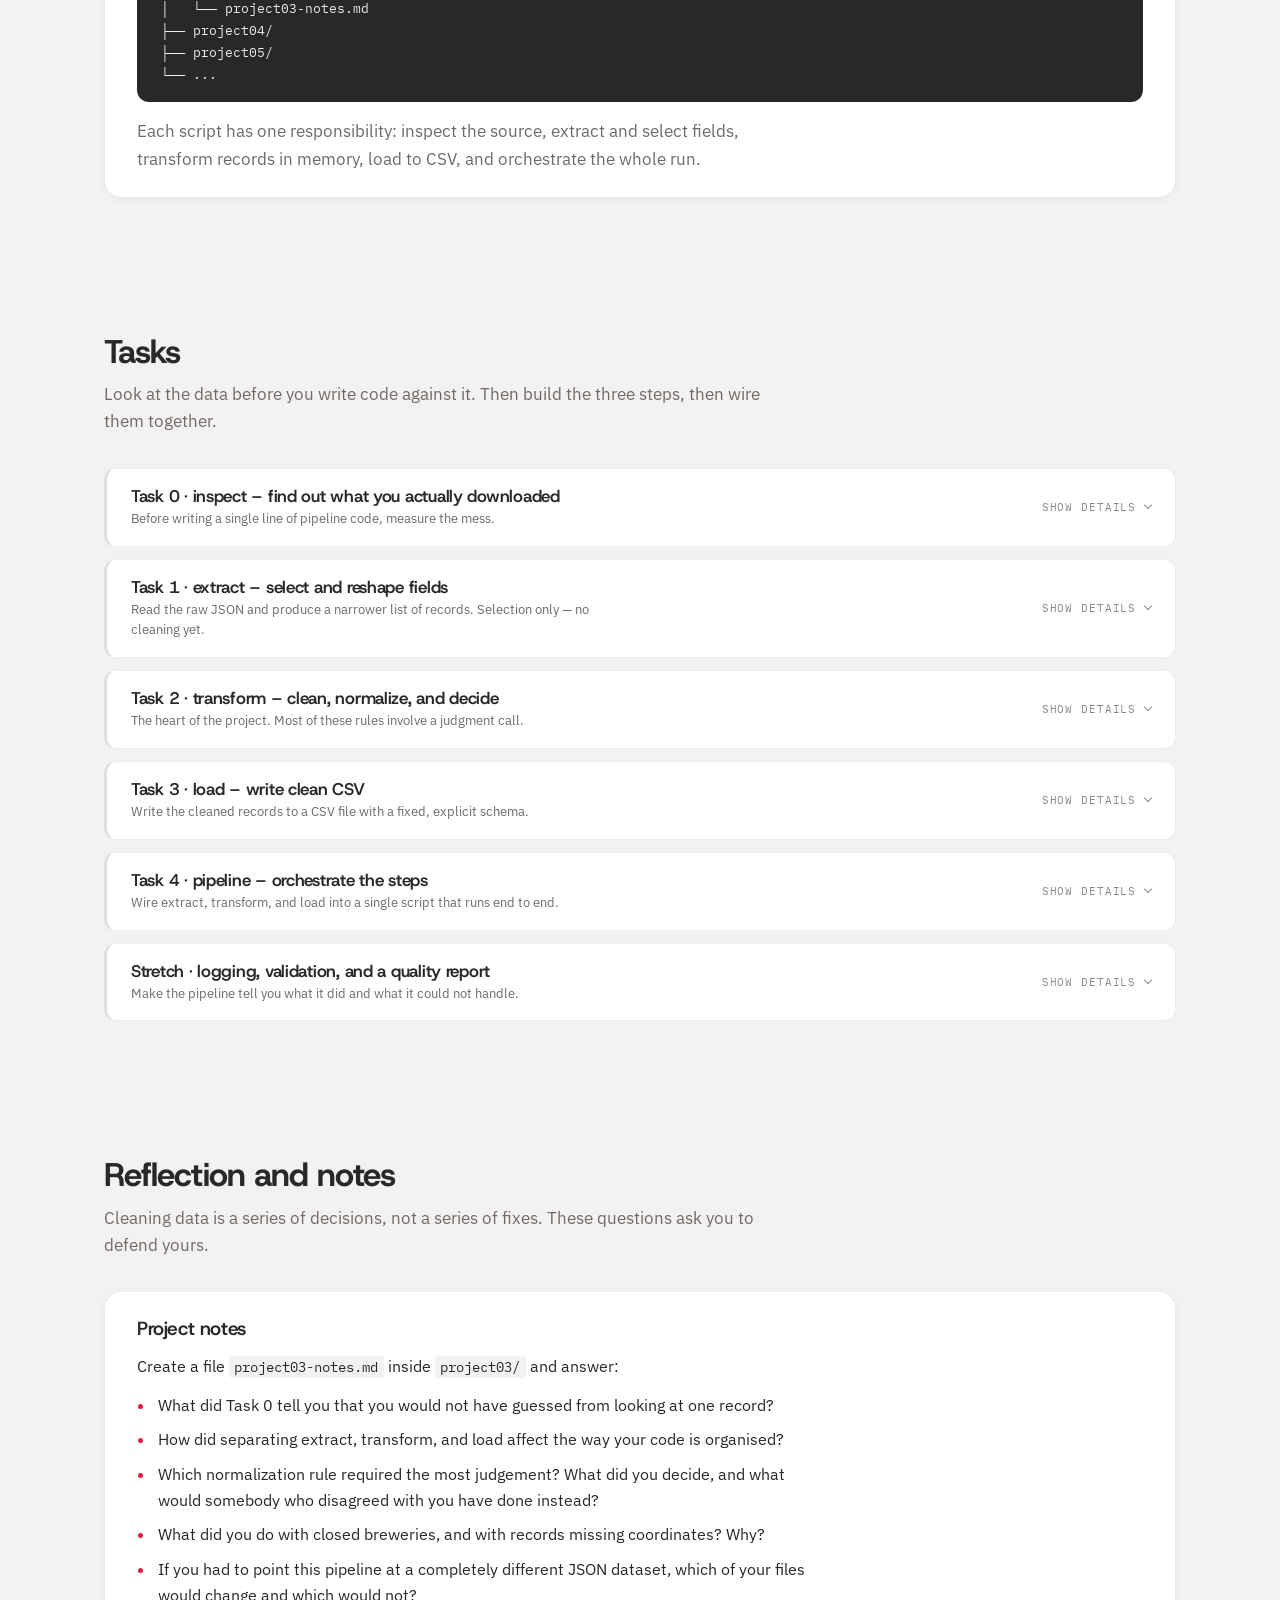
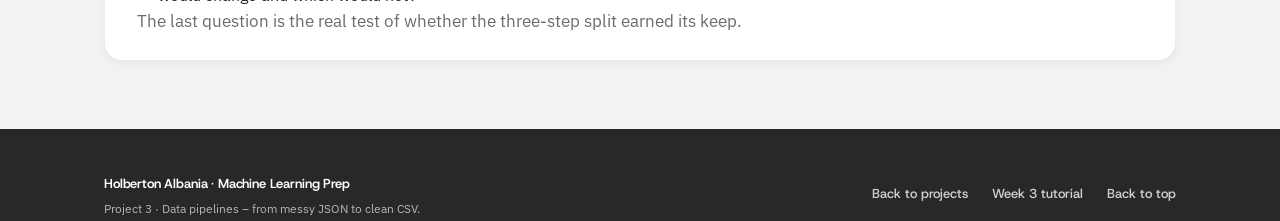
<file: docs/projects/03-data-pipelines.html>
<!DOCTYPE html>
<html lang="en">
<head>
  <meta charset="UTF-8">
  <title>Project 3 · Data pipelines – from messy JSON to clean CSV</title>
  <meta name="viewport" content="width=device-width, initial-scale=1">
  <link rel="stylesheet" href="../assets/css/main.css">
</head>
<body class="bg-light text-main">

  <header class="site-header bg-white shadow-sm">
    <div class="container header-inner">
      <div class="brand">
        <div class="brand-logo-circle bg-cherry text-on-primary">H</div>
        <div class="brand-text">
          <span class="brand-name">Holberton Albania</span>
          <span class="brand-tagline">Python &amp; Data Refresh</span>
        </div>
      </div>
      <nav class="nav">
        <a href="../index.html#hero" class="nav-link">Home</a>
        <a href="../index.html#projects" class="nav-link">Projects</a>
        <a href="../index.html#tutorials" class="nav-link">Tutorials</a>
        <a href="../index.html#how" class="nav-link">How it works</a>
        <a href="../index.html#resources" class="nav-link">Resources</a>
      </nav>
    </div>
  </header>

  <main>
    <!-- Project hero -->
    <section class="section bg-white">
      <div class="container">
        <div class="project-hero project-hero-inner">
          <p class="eyebrow">Project 3</p>
          <h1 class="project-hero-title">Data pipelines – from messy JSON to clean CSV</h1>
          <p class="project-hero-subtitle">
            In this project you build a small, script-based pipeline over real brewery data — missing coordinates,
            phone numbers in four different formats, commas inside addresses, accented names. You will separate the
            work into extract, transform, and load steps, and decide for yourself what "clean" means.
          </p>

          <div class="project-hero-tags">
            <span class="pill-tag"><span class="pill-tag-icon">📄</span> JSON input</span>
            <span class="pill-tag"><span class="pill-tag-icon">📑</span> CSV output</span>
            <span class="pill-tag"><span class="pill-tag-icon">⚙️</span> Extract–Transform–Load</span>
            <span class="pill-tag"><span class="pill-tag-icon">🧹</span> Real cleaning decisions</span>
          </div>

          <div class="info-strip">
            <span class="info-pill">Focus: cleaning data that fights back</span>
            <span class="info-pill">Pattern: extract → transform → load</span>
            <span class="info-pill">Data: Open Brewery DB</span>
            <span class="info-pill">Prerequisite: Week 3 tutorial</span>
          </div>
        </div>
      </div>
    </section>

    <!-- Key concepts + study panel -->
    <section class="section bg-light">
      <div class="container section-inner">
        <div class="section-card-grid">
          <article class="info-card">
            <h3>Key concepts</h3>
            <ul class="study-list">
              <li>Separating data work into extract, transform, and load steps.</li>
              <li>Inspecting raw data before writing any code against it.</li>
              <li>Normalizing inconsistent values and handling missing fields.</li>
              <li>Using <code>csv.DictWriter</code> to write a file with an explicit schema.</li>
              <li>Designing functions that take data in and return data out, without doing I/O.</li>
            </ul>
          </article>

          <article class="info-card">
            <h3>Study first (15–30 minutes)</h3>
            <ul class="study-list">
              <li>
                <strong>Start here:</strong> the
                <a href="../tutorials/week3-pipelines-csv.html">Week 3 pipelines tutorial</a> —
                it covers this whole project from the ground up.
              </li>
              <li>Python docs: <code>json</code> module (<code>json.load</code>, <code>json.dump</code>).</li>
              <li>Python docs: <code>csv</code> module, especially <code>csv.DictWriter</code>.</li>
              <li>A brief overview of "ETL" as reading, cleaning, and writing data.</li>
            </ul>
            <p class="section-subtitle">
              The pipeline is small on purpose. The data is not tidy on purpose. The pattern you practice here is the
              one you will use on far larger datasets.
            </p>
          </article>
        </div>
      </div>
    </section>

    <!-- Prepare raw data -->
    <section class="section">
      <div class="container section-inner">
        <header class="section-header">
          <h2>Download the raw input file</h2>
          <p class="section-subtitle">
            This project uses a new dataset. Unlike the todos from Project 2, this one is real, community-maintained,
            and full of gaps.
          </p>
        </header>

        <article class="info-card">
          <h3>Open Brewery DB</h3>
          <p>
            <a href="https://www.openbrewerydb.org/" target="_blank" rel="noreferrer">Open Brewery DB</a> is a free,
            open dataset of breweries, cideries, brewpubs and bottleshops around the world. No API key is needed.
          </p>
          <p>From the root of your repository:</p>
          <pre><code>mkdir -p project03/data
curl "https://api.openbrewerydb.org/v1/breweries?per_page=200" -o project03/data/raw_breweries.json</code></pre>
          <p>
            Note the quotes around the URL — without them your shell may swallow the <code>?</code> and
            <code>&amp;</code> characters.
          </p>

          <h3>What you are getting</h3>
          <p>Each record looks roughly like this:</p>
          <pre><code>{
  "id": "5128df48-79fc-4f0f-8b52-d06be54d0cec",
  "name": "(405) Brewing Co",
  "brewery_type": "micro",
  "address_1": "1716 Topeka St",
  "address_2": null,
  "address_3": null,
  "city": "Norman",
  "state_province": "Oklahoma",
  "postal_code": "73069-8224",
  "country": "United States",
  "longitude": -97.46818222,
  "latitude": 35.25738891,
  "phone": "4058160490",
  "website_url": "http://www.405brewing.com",
  "state": "Oklahoma",
  "street": "1716 Topeka St"
}</code></pre>
          <p class="section-subtitle">
            Seventeen fields, several of them redundant, and a great many of them <code>null</code> depending on the
            record. Deciding what to keep and what to do about the gaps is the actual work of this project.
          </p>

          <h3>A note on the data changing</h3>
          <p>
            Open Brewery DB is community-maintained, so if you download it again next month you may get slightly
            different records. Download once, commit the file to your repository, and work from that snapshot —
            which is exactly what a real pipeline does with a source it does not control.
          </p>
        </article>
      </div>
    </section>

    <!-- Repository layout -->
    <section class="section bg-light">
      <div class="container section-inner">
        <header class="section-header">
          <h2>Your repository layout for Project 3</h2>
          <p class="section-subtitle">
            Keep everything for this project inside <code>project03/</code>. The pipeline reads JSON and writes CSV.
          </p>
        </header>

        <article class="info-card">
          <h3>Suggested structure</h3>
          <pre><code>your-repo/
├── project01/
├── project02/
├── project03/
│   ├── data/
│   │   ├── raw_breweries.json          (downloaded once, committed)
│   │   ├── breweries_extracted.json    (optional intermediate)
│   │   └── breweries_clean.csv         (final output)
│   ├── scripts/
│   │   ├── inspect_raw.py
│   │   ├── extract.py
│   │   ├── transform.py
│   │   ├── load.py
│   │   └── pipeline.py
│   └── project03-notes.md
├── project04/
├── project05/
└── ...</code></pre>
          <p class="section-subtitle">
            Each script has one responsibility: inspect the source, extract and select fields, transform records in
            memory, load to CSV, and orchestrate the whole run.
          </p>
        </article>
      </div>
    </section>

    <!-- Tasks -->
    <section class="section">
      <div class="container section-inner">
        <header class="section-header">
          <h2>Tasks</h2>
          <p class="section-subtitle">
            Look at the data before you write code against it. Then build the three steps, then wire them together.
          </p>
        </header>

        <div class="tasks-grid">

          <!-- Task 0: inspect -->
          <article class="task-card">
            <div class="task-header">
              <div class="task-header-main">
                <h3 class="task-title">Task 0 · inspect – find out what you actually downloaded</h3>
                <p class="task-subtitle">
                  Before writing a single line of pipeline code, measure the mess.
                </p>
              </div>
              <div class="task-toggle"></div>
            </div>
            <div class="task-body">
              <h4>Requirements</h4>
              <ul>
                <li>Create <code>scripts/inspect_raw.py</code> inside <code>project03/</code>.</li>
                <li>Load <code>data/raw_breweries.json</code> and print:
                  <ul>
                    <li>How many records you actually received.</li>
                    <li>The full list of keys on the first record.</li>
                    <li>For every field, how many records have it as <code>null</code> or an empty string.</li>
                    <li>The distinct values of <code>brewery_type</code>.</li>
                    <li>How many distinct countries appear.</li>
                  </ul>
                </li>
                <li>Write what you found into <code>project03-notes.md</code> before continuing.</li>
              </ul>
              <h4>Hints</h4>
              <ul>
                <li>A dictionary keyed by field name with a count as the value is all you need — the same
                  counting pattern from Project 2.</li>
                <li>Look closely at <code>latitude</code>, <code>longitude</code>, <code>phone</code> and
                  <code>website_url</code>. The gaps are not evenly spread.</li>
                <li>Compare <code>state</code> against <code>state_province</code>, and <code>street</code>
                  against <code>address_1</code>. Notice anything?</li>
              </ul>
            </div>
          </article>

          <!-- Task 1: extract -->
          <article class="task-card">
            <div class="task-header">
              <div class="task-header-main">
                <h3 class="task-title">Task 1 · extract – select and reshape fields</h3>
                <p class="task-subtitle">
                  Read the raw JSON and produce a narrower list of records. Selection only — no cleaning yet.
                </p>
              </div>
              <div class="task-toggle"></div>
            </div>
            <div class="task-body">
              <h4>Requirements</h4>
              <ul>
                <li>Create <code>scripts/extract.py</code> inside <code>project03/</code>.</li>
                <li>Implement <code>extract_breweries(input_path)</code> that:
                  <ul>
                    <li>Reads <code>raw_breweries.json</code> using the <code>json</code> module.</li>
                    <li>Returns a list of dictionaries keeping only these fields:
                      <code>id</code>, <code>name</code>, <code>brewery_type</code>, <code>street</code>,
                      <code>city</code>, <code>state_province</code>, <code>country</code>,
                      <code>postal_code</code>, <code>phone</code>, <code>website_url</code>,
                      <code>latitude</code>, <code>longitude</code>.
                    </li>
                  </ul>
                </li>
                <li>The source has two redundant pairs — <code>state</code> / <code>state_province</code> and
                  <code>street</code> / <code>address_1</code>. Pick one of each and record your reasoning in your notes.</li>
                <li>Optionally write the result to <code>data/breweries_extracted.json</code> so you can inspect it.</li>
              </ul>
              <h4>Hints</h4>
              <ul>
                <li>Use <code>.get()</code> rather than <code>[]</code> — not every record has every key.</li>
                <li>Resist the urge to fix anything here. Nulls stay null, phone numbers stay ugly.
                  Extract selects; transform cleans.</li>
              </ul>
            </div>
          </article>

          <!-- Task 2: transform -->
          <article class="task-card">
            <div class="task-header">
              <div class="task-header-main">
                <h3 class="task-title">Task 2 · transform – clean, normalize, and decide</h3>
                <p class="task-subtitle">
                  The heart of the project. Most of these rules involve a judgment call.
                </p>
              </div>
              <div class="task-toggle"></div>
            </div>
            <div class="task-body">
              <h4>Requirements</h4>
              <ul>
                <li>Create <code>scripts/transform.py</code>.</li>
                <li>Implement <code>transform_breweries(records)</code>, which takes the list from
                  <code>extract_breweries</code> and returns a <em>new</em> list. It must not read or write files,
                  and must not modify the list it was given.</li>
                <li>Apply at least these rules:
                  <ul>
                    <li>Rename <code>state_province</code> to <code>state</code>.</li>
                    <li><code>name</code>: strip surrounding whitespace and collapse any repeated inner spaces.</li>
                    <li><code>phone</code>: reduce to digits only, or <code>None</code> when missing or empty.</li>
                    <li><code>website_url</code>: strip whitespace, lowercase it, remove any trailing slash,
                      or <code>None</code> when missing.</li>
                    <li><code>postal_code</code>: keep it as a <strong>string</strong>. For US-style ZIP+4 values
                      like <code>73069-8224</code>, keep the first five characters.</li>
                    <li><code>latitude</code> / <code>longitude</code>: keep as numbers, or <code>None</code>.</li>
                  </ul>
                </li>
                <li>Add these derived fields:
                  <ul>
                    <li><code>has_coordinates</code> — <code>True</code> only when both values are present.</li>
                    <li><code>is_closed</code> — whether <code>brewery_type</code> is <code>"closed"</code>.</li>
                  </ul>
                </li>
                <li>Decide whether closed breweries belong in your clean output. Either answer is defensible —
                  but write down which you chose and why.</li>
              </ul>
              <h4>Hints</h4>
              <ul>
                <li>Write one small function per rule and call them in sequence. It is far easier to read,
                  and far easier to change your mind about one rule later.</li>
                <li>Why keep <code>postal_code</code> as a string? Find a record whose postal code starts with a
                  zero and convert it to <code>int</code>. That is why.</li>
                <li>Building a new dictionary per record is safer than editing the one you were handed.</li>
              </ul>
            </div>
          </article>

          <!-- Task 3: load -->
          <article class="task-card">
            <div class="task-header">
              <div class="task-header-main">
                <h3 class="task-title">Task 3 · load – write clean CSV</h3>
                <p class="task-subtitle">
                  Write the cleaned records to a CSV file with a fixed, explicit schema.
                </p>
              </div>
              <div class="task-toggle"></div>
            </div>
            <div class="task-body">
              <h4>Requirements</h4>
              <ul>
                <li>Create <code>scripts/load.py</code>.</li>
                <li>Implement <code>load_to_csv(records, output_path)</code> that:
                  <ul>
                    <li>Uses <code>csv.DictWriter</code> from the standard library.</li>
                    <li>Declares an explicit <code>fieldnames</code> list, for example:
                      <code>["id", "name", "brewery_type", "street", "city", "state", "country",
                      "postal_code", "phone", "website_url", "latitude", "longitude", "has_coordinates"]</code></li>
                    <li>Writes a header row, then every record.</li>
                  </ul>
                </li>
                <li>Open the file with <code>newline=""</code> and <code>encoding="utf-8"</code>.</li>
                <li>Produce <code>project03/data/breweries_clean.csv</code> as the final output.</li>
              </ul>
              <h4>Verify your output</h4>
              <ul>
                <li>Open the CSV in a spreadsheet. Find a brewery whose street address contains a comma —
                  it must sit in a single column.</li>
                <li>Find a name with an accent or a non-English character. It must still be readable.</li>
                <li>Find a postal code that starts with a zero. Is the zero still there?</li>
              </ul>
              <h4>Hints</h4>
              <ul>
                <li>Let the <code>csv</code> module handle quoting. Never build CSV lines with
                  <code>",".join(...)</code>.</li>
                <li><code>DictWriter</code> raises if a record has a key you did not declare. That is a feature —
                  decide deliberately using <code>extrasaction</code>.</li>
              </ul>
            </div>
          </article>

          <!-- Task 4: pipeline -->
          <article class="task-card">
            <div class="task-header">
              <div class="task-header-main">
                <h3 class="task-title">Task 4 · pipeline – orchestrate the steps</h3>
                <p class="task-subtitle">
                  Wire extract, transform, and load into a single script that runs end to end.
                </p>
              </div>
              <div class="task-toggle"></div>
            </div>
            <div class="task-body">
              <h4>Requirements</h4>
              <ul>
                <li>Create <code>scripts/pipeline.py</code> inside <code>project03/</code>.</li>
                <li>In a <code>main()</code> function:
                  <ul>
                    <li>Set <code>input_path = "project03/data/raw_breweries.json"</code>.</li>
                    <li>Set <code>output_path = "project03/data/breweries_clean.csv"</code>.</li>
                    <li>Call the steps in order:
                      <code>extract_breweries</code> → <code>transform_breweries</code> → <code>load_to_csv</code>.</li>
                    <li>Print a summary: records read, records written, records dropped, how many are missing
                      coordinates, and where the output file was written.</li>
                  </ul>
                </li>
                <li>Use <code>if __name__ == "__main__":</code> to run <code>main()</code>.</li>
                <li>Run the pipeline twice in a row. The output must be identical both times.</li>
              </ul>
              <h4>Optional extension</h4>
              <ul>
                <li>Add <code>argparse</code> so <code>--input</code> and <code>--output</code> can be set from
                  the command line, with the paths above as defaults.</li>
              </ul>
              <h4>Hints</h4>
              <ul>
                <li>All file reading and writing belongs here and in the load step. The transform step should still
                  know nothing about files.</li>
                <li>If your summary numbers do not add up — read plus dropped should equal written —
                  that is a bug worth finding.</li>
              </ul>
            </div>
          </article>

          <!-- Stretch -->
          <article class="task-card">
            <div class="task-header">
              <div class="task-header-main">
                <h3 class="task-title">Stretch · logging, validation, and a quality report</h3>
                <p class="task-subtitle">
                  Make the pipeline tell you what it did and what it could not handle.
                </p>
              </div>
              <div class="task-toggle"></div>
            </div>
            <div class="task-body">
              <span class="task-badge">Optional</span>
              <h4>Ideas</h4>
              <ul>
                <li>Use the <code>logging</code> module instead of <code>print</code>: log the start and end of each
                  step at <code>INFO</code>, and each rejected record at <code>WARNING</code>.</li>
                <li>Validate in the transform step: require <code>id</code>, <code>name</code> and
                  <code>country</code> to be present and non-empty. Collect failures into
                  <code>data/breweries_invalid.json</code> rather than discarding them silently.</li>
                <li>Write a small data quality report — a second CSV, or a section in your notes — giving the
                  percentage of records missing each field.</li>
                <li>Add filters to the pipeline: <code>--country</code>, <code>--exclude-closed</code>,
                  <code>--require-coordinates</code>.</li>
                <li>The dataset contains breweries sharing a name at different addresses. Detect them and report
                  how many — but think carefully before "deduplicating" anything.</li>
              </ul>
            </div>
          </article>

        </div>
      </div>
    </section>

    <!-- Reflection -->
    <section class="section bg-light">
      <div class="container section-inner">
        <header class="section-header">
          <h2>Reflection and notes</h2>
          <p class="section-subtitle">
            Cleaning data is a series of decisions, not a series of fixes. These questions ask you to defend yours.
          </p>
        </header>

        <article class="info-card">
          <h3>Project notes</h3>
          <p>
            Create a file <code>project03-notes.md</code> inside <code>project03/</code> and answer:
          </p>
          <ul class="study-list">
            <li>What did Task 0 tell you that you would not have guessed from looking at one record?</li>
            <li>How did separating extract, transform, and load affect the way your code is organised?</li>
            <li>Which normalization rule required the most judgement? What did you decide, and what would
              somebody who disagreed with you have done instead?</li>
            <li>What did you do with closed breweries, and with records missing coordinates? Why?</li>
            <li>If you had to point this pipeline at a completely different JSON dataset, which of your files
              would change and which would not?</li>
          </ul>
          <p class="section-subtitle">
            The last question is the real test of whether the three-step split earned its keep.
          </p>
        </article>
      </div>
    </section>
  </main>

  <footer class="site-footer bg-midnight text-on-primary">
    <div class="container footer-inner">
      <div>
        <span class="footer-title">Holberton Albania · Machine Learning Prep</span>
        <p class="footer-text">Project 3 · Data pipelines – from messy JSON to clean CSV.</p>
      </div>
      <div class="footer-links">
        <a href="../index.html#projects">Back to projects</a>
        <a href="../tutorials/week3-pipelines-csv.html">Week 3 tutorial</a>
        <a href="#top" onclick="window.scrollTo({top: 0, behavior: 'smooth'}); return false;">Back to top</a>
      </div>
    </div>
  </footer>

  <script src="../assets/js/main.js"></script>
</body>
</html>
</file>
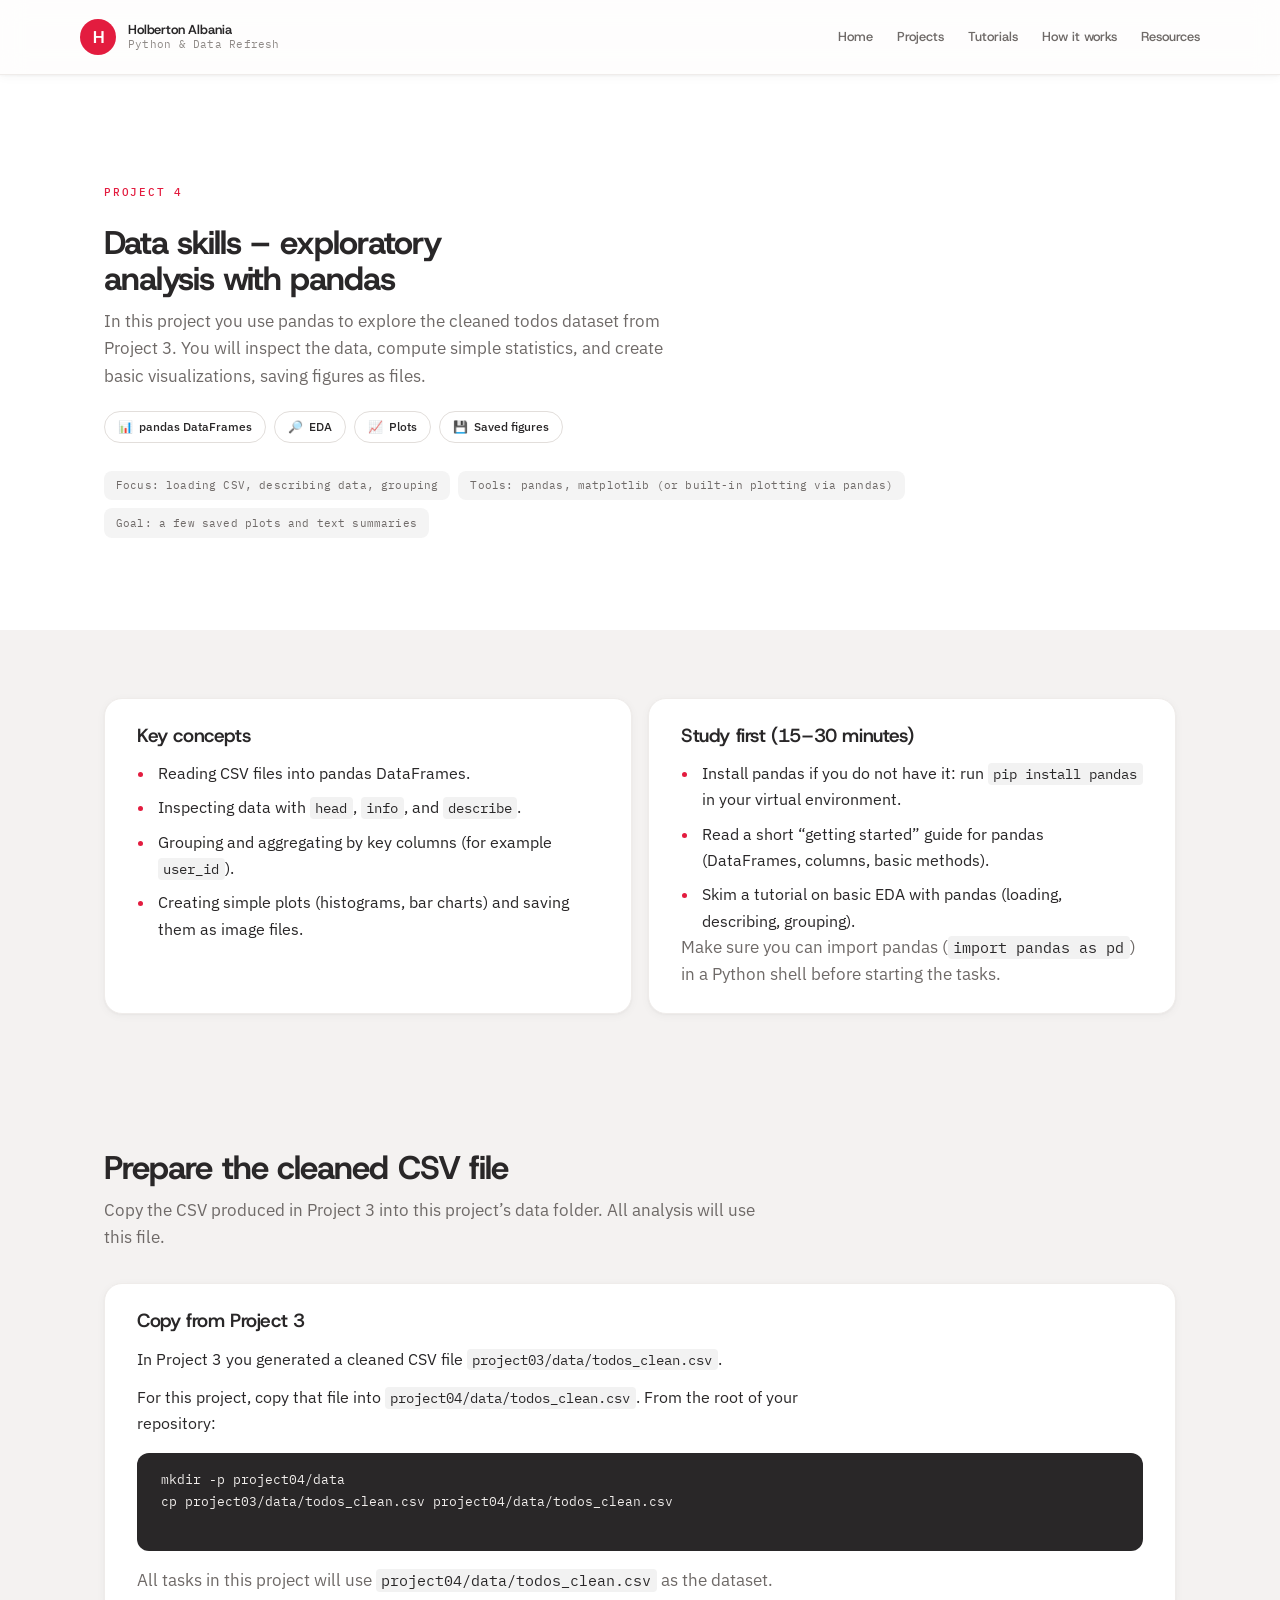
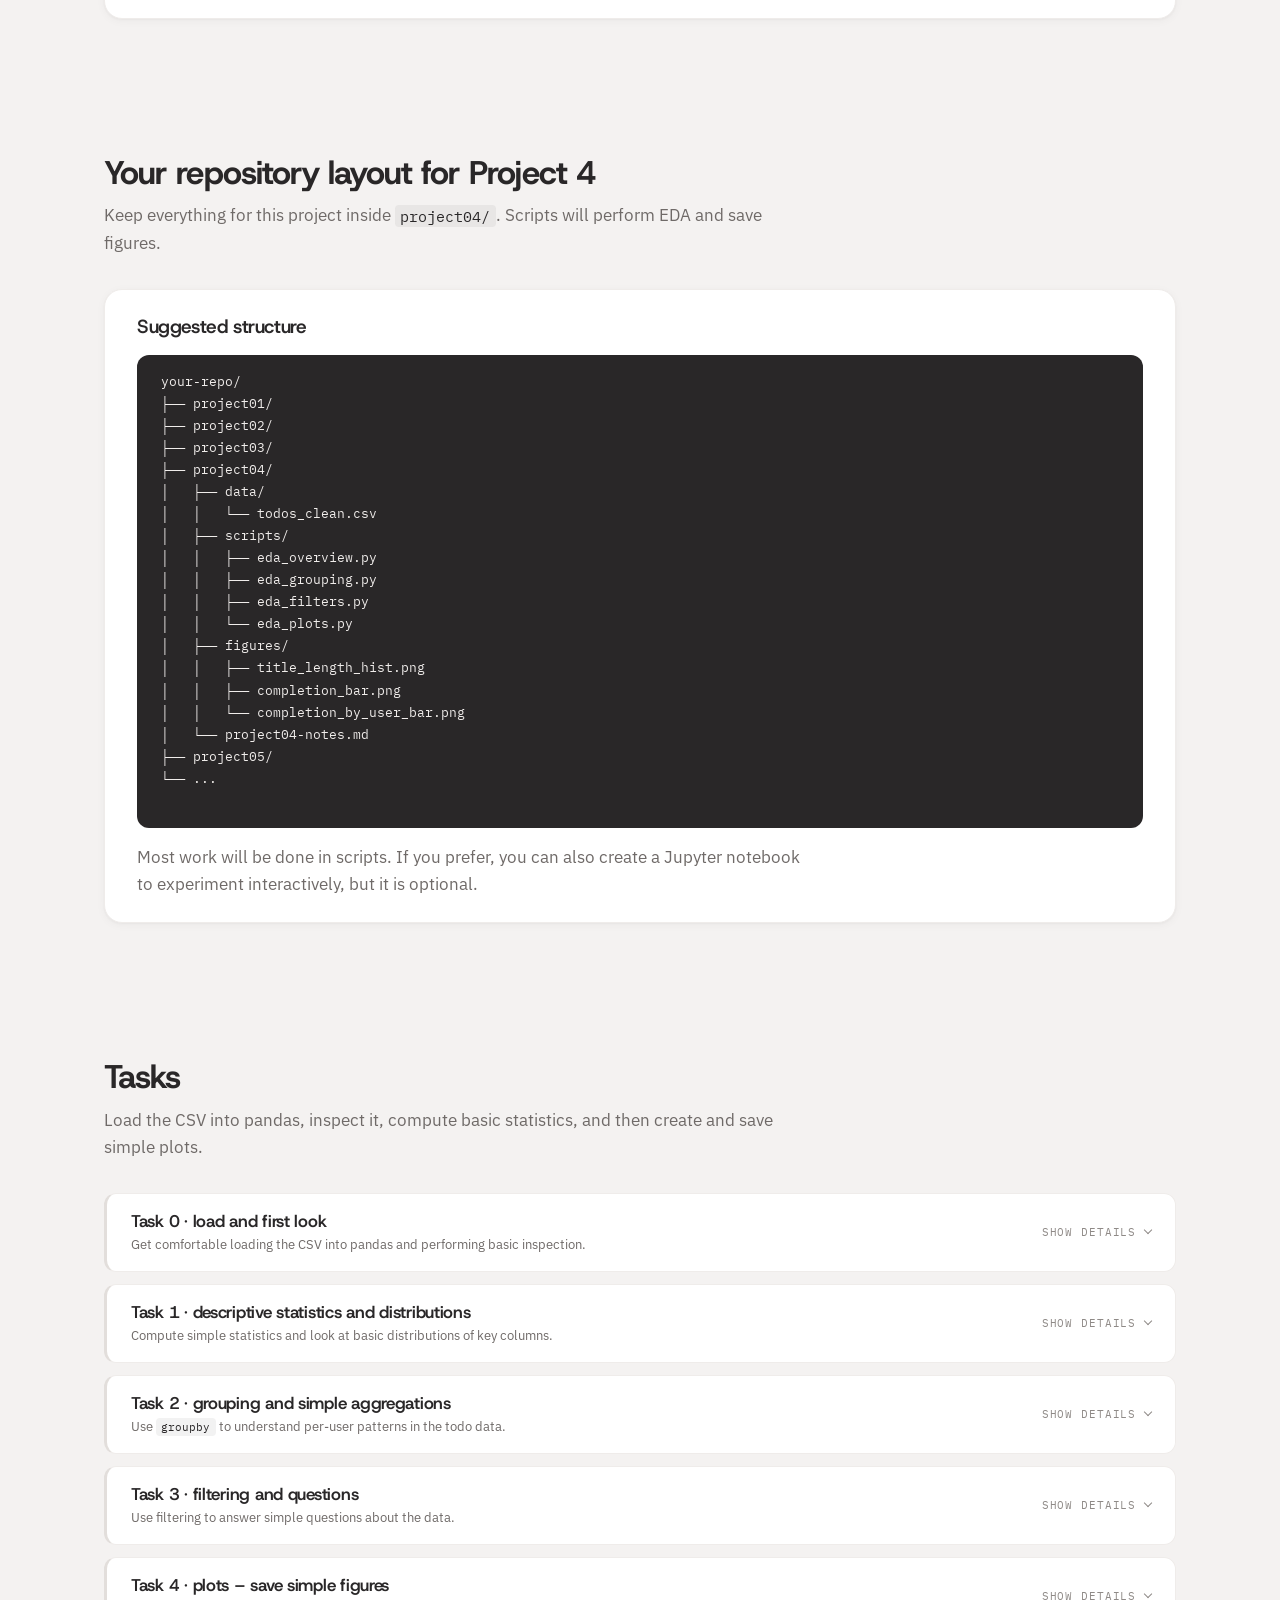
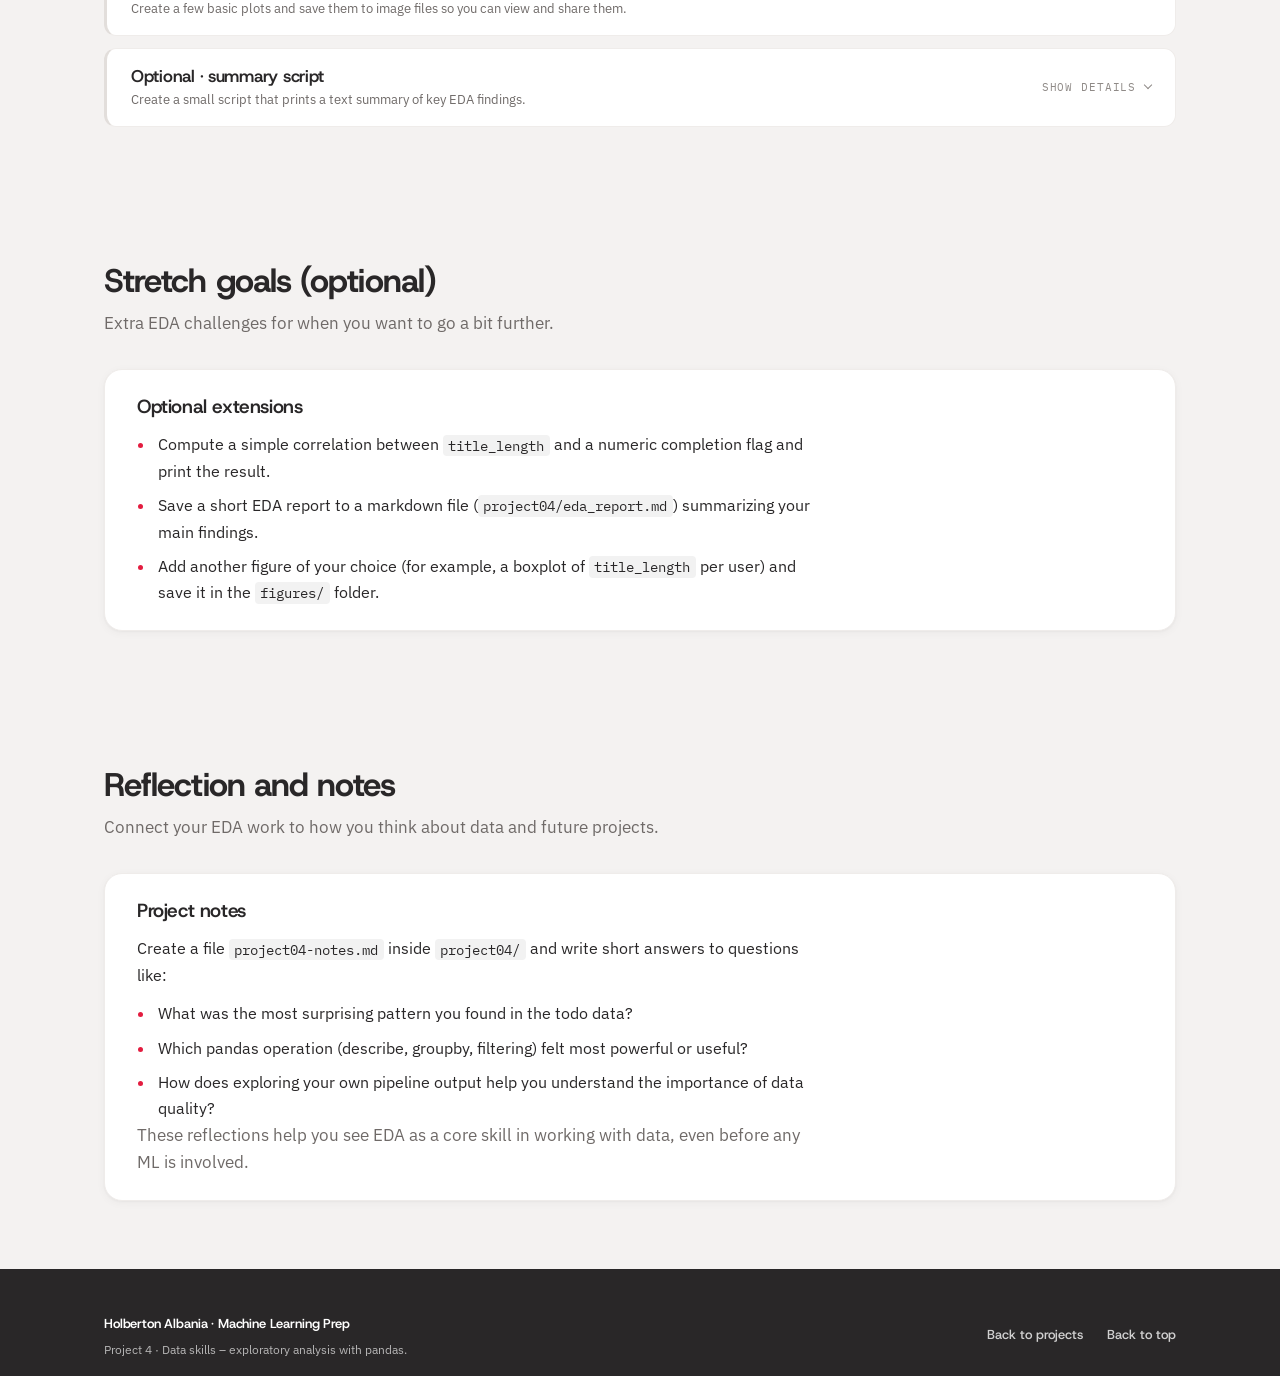
<file: docs/projects/04-data-eda.html>
<!DOCTYPE html>
<html lang="en">
<head>
  <meta charset="UTF-8">
  <title>Project 4 · Data skills – exploratory analysis with pandas</title>
  <meta name="viewport" content="width=device-width, initial-scale=1">
  <link rel="stylesheet" href="../assets/css/main.css">
</head>
<body class="bg-light text-main">

  <header class="site-header bg-white shadow-sm">
    <div class="container header-inner">
      <div class="brand">
        <div class="brand-logo-circle bg-cherry text-on-primary">H</div>
        <div class="brand-text">
          <span class="brand-name">Holberton Albania</span>
          <span class="brand-tagline">Python &amp; Data Refresh</span>
        </div>
      </div>
      <nav class="nav">
        <a href="../index.html#hero" class="nav-link">Home</a>
        <a href="../index.html#projects" class="nav-link">Projects</a>
        <a href="../index.html#tutorials" class="nav-link">Tutorials</a>
        <a href="../index.html#how" class="nav-link">How it works</a>
        <a href="../index.html#resources" class="nav-link">Resources</a>
      </nav>
    </div>
  </header>

  <main>
    <!-- Project hero -->
    <section class="section bg-white">
      <div class="container">
        <div class="project-hero project-hero-inner">
          <p class="eyebrow">Project 4</p>
          <h1 class="project-hero-title">Data skills – exploratory analysis with pandas</h1>
          <p class="project-hero-subtitle">
            In this project you use pandas to explore the cleaned todos dataset from Project 3. You will inspect the data,
            compute simple statistics, and create basic visualizations, saving figures as files.
          </p>

          <div class="project-hero-tags">
            <span class="pill-tag"><span class="pill-tag-icon">📊</span> pandas DataFrames</span>
            <span class="pill-tag"><span class="pill-tag-icon">🔎</span> EDA</span>
            <span class="pill-tag"><span class="pill-tag-icon">📈</span> Plots</span>
            <span class="pill-tag"><span class="pill-tag-icon">💾</span> Saved figures</span>
          </div>

          <div class="info-strip">
            <span class="info-pill">Focus: loading CSV, describing data, grouping</span>
            <span class="info-pill">Tools: pandas, matplotlib (or built-in plotting via pandas)</span>
            <span class="info-pill">Goal: a few saved plots and text summaries</span>
          </div>
        </div>
      </div>
    </section>

    <!-- Key concepts + study panel -->
    <section class="section bg-light">
      <div class="container section-inner">
        <div class="section-card-grid">
          <article class="info-card">
            <h3>Key concepts</h3>
            <ul class="study-list">
              <li>Reading CSV files into pandas DataFrames.</li>
              <li>Inspecting data with <code>head</code>, <code>info</code>, and <code>describe</code>.</li>
              <li>Grouping and aggregating by key columns (for example <code>user_id</code>).</li>
              <li>Creating simple plots (histograms, bar charts) and saving them as image files.</li>
            </ul>
          </article>

          <article class="info-card">
            <h3>Study first (15–30 minutes)</h3>
            <ul class="study-list">
              <li>Install pandas if you do not have it: run <code>pip install pandas</code> in your virtual environment.</li>
              <li>Read a short “getting started” guide for pandas (DataFrames, columns, basic methods).</li>
              <li>Skim a tutorial on basic EDA with pandas (loading, describing, grouping).</li>
            </ul>
            <p class="section-subtitle">
              Make sure you can import pandas (<code>import pandas as pd</code>) in a Python shell before starting the tasks.
            </p>
          </article>
        </div>
      </div>
    </section>

    <!-- Prepare data -->
    <section class="section">
      <div class="container section-inner">
        <header class="section-header">
          <h2>Prepare the cleaned CSV file</h2>
          <p class="section-subtitle">
            Copy the CSV produced in Project 3 into this project’s data folder. All analysis will use this file.
          </p>
        </header>

        <article class="info-card">
          <h3>Copy from Project 3</h3>
          <p>
            In Project 3 you generated a cleaned CSV file
            <code>project03/data/todos_clean.csv</code>.
          </p>
          <p>
            For this project, copy that file into <code>project04/data/todos_clean.csv</code>.
            From the root of your repository:
          </p>
          <pre><code>mkdir -p project04/data
cp project03/data/todos_clean.csv project04/data/todos_clean.csv
          </code></pre>
          <p class="section-subtitle">
            All tasks in this project will use <code>project04/data/todos_clean.csv</code> as the dataset.
          </p>
        </article>
      </div>
    </section>

    <!-- Repository layout -->
    <section class="section bg-light">
      <div class="container section-inner">
        <header class="section-header">
          <h2>Your repository layout for Project 4</h2>
          <p class="section-subtitle">
            Keep everything for this project inside <code>project04/</code>. Scripts will perform EDA and save figures.
          </p>
        </header>

        <article class="info-card">
          <h3>Suggested structure</h3>
          <pre><code>your-repo/
├── project01/
├── project02/
├── project03/
├── project04/
│   ├── data/
│   │   └── todos_clean.csv
│   ├── scripts/
│   │   ├── eda_overview.py
│   │   ├── eda_grouping.py
│   │   ├── eda_filters.py
│   │   └── eda_plots.py
│   ├── figures/
│   │   ├── title_length_hist.png
│   │   ├── completion_bar.png
│   │   └── completion_by_user_bar.png
│   └── project04-notes.md
├── project05/
└── ...
          </code></pre>
          <p class="section-subtitle">
            Most work will be done in scripts. If you prefer, you can also create a Jupyter notebook to experiment interactively, but it is optional.
          </p>
        </article>
      </div>
    </section>

    <!-- Tasks -->
    <section class="section">
      <div class="container section-inner">
        <header class="section-header">
          <h2>Tasks</h2>
          <p class="section-subtitle">
            Load the CSV into pandas, inspect it, compute basic statistics, and then create and save simple plots.
          </p>
        </header>

        <div class="tasks-grid">
          <!-- Task 0: load and first look -->
          <article class="task-card">
            <div class="task-header">
              <div class="task-header-main">
                <h3 class="task-title">Task 0 · load and first look</h3>
                <p class="task-subtitle">
                  Get comfortable loading the CSV into pandas and performing basic inspection.
                </p>
              </div>
              <div class="task-toggle"></div>
            </div>
            <div class="task-body">
              <h4>Requirements</h4>
              <ul>
                <li>Create <code>scripts/eda_overview.py</code> inside <code>project04/</code>.</li>
                <li>In this script:
                  <ul>
                    <li>Import <code>pandas as pd</code>.</li>
                    <li>Load <code>data/todos_clean.csv</code> into a DataFrame (<code>df</code>).</li>
                    <li>Print:
                      <ul>
                        <li>The first few rows (<code>df.head()</code>).</li>
                        <li>The shape (<code>df.shape</code> – number of rows and columns).</li>
                        <li>Data types (<code>df.dtypes</code>).</li>
                        <li>Basic info (<code>df.info()</code>).</li>
                      </ul>
                    </li>
                  </ul>
                </li>
              </ul>
              <h4>Hints</h4>
              <ul>
                <li>Think of this step as “getting acquainted” with the dataset in pandas form.</li>
                <li>In your notes, write down: number of rows, number of columns, and what each column seems to represent.</li>
              </ul>
            </div>
          </article>

          <!-- Task 1: descriptive stats and distributions -->
          <article class="task-card">
            <div class="task-header">
              <div class="task-header-main">
                <h3 class="task-title">Task 1 · descriptive statistics and distributions</h3>
                <p class="task-subtitle">
                  Compute simple statistics and look at basic distributions of key columns.
                </p>
              </div>
              <div class="task-toggle"></div>
            </div>
            <div class="task-body">
              <h4>Requirements</h4>
              <ul>
                <li>Extend <code>eda_overview.py</code> or add functions inside it.</li>
                <li>Compute and print:
                  <ul>
                    <li><code>df.describe()</code> for numeric columns (such as <code>title_length</code> and any numeric completion flag).</li>
                    <li>Value counts for completion status (<code>df["completed"].value_counts()</code> or similar).</li>
                  </ul>
                </li>
              </ul>
              <h4>Hints</h4>
              <ul>
                <li>Use <code>df["completed"]</code> or <code>df["completed_int"]</code> depending on your Project 3 output.</li>
                <li>Look at minimum, maximum, mean, and quartiles for <code>title_length</code> to understand how long todo titles tend to be.</li>
              </ul>
            </div>
          </article>

          <!-- Task 2: grouping and aggregations -->
          <article class="task-card">
            <div class="task-header">
              <div class="task-header-main">
                <h3 class="task-title">Task 2 · grouping and simple aggregations</h3>
                <p class="task-subtitle">
                  Use <code>groupby</code> to understand per-user patterns in the todo data.
                </p>
              </div>
              <div class="task-toggle"></div>
            </div>
            <div class="task-body">
              <h4>Requirements</h4>
              <ul>
                <li>Create <code>scripts/eda_grouping.py</code>.</li>
                <li>In this script:
                  <ul>
                    <li>Load <code>todos_clean.csv</code> into a DataFrame.</li>
                    <li>Compute:
                      <ul>
                        <li>Number of todos per user (for example <code>df.groupby("user_id")["id"].count()</code>).</li>
                        <li>Completion rate per user (for example mean of a numeric completion flag).</li>
                      </ul>
                    </li>
                    <li>Print:
                      <ul>
                        <li>The user with the most todos.</li>
                        <li>The user(s) with the highest completion rate.</li>
                      </ul>
                    </li>
                  </ul>
                </li>
              </ul>
              <h4>Hints</h4>
              <ul>
                <li><code>groupby</code> followed by aggregation (like <code>.count()</code> or <code>.mean()</code>) is a powerful pattern in pandas.</li>
                <li>Sorting the results (for example <code>.sort_values()</code>) can help you identify top users quickly.</li>
              </ul>
            </div>
          </article>

          <!-- Task 3: filtering and questions -->
          <article class="task-card">
            <div class="task-header">
              <div class="task-header-main">
                <h3 class="task-title">Task 3 · filtering and questions</h3>
                <p class="task-subtitle">
                  Use filtering to answer simple questions about the data.
                </p>
              </div>
              <div class="task-toggle"></div>
            </div>
            <div class="task-body">
              <h4>Requirements</h4>
              <ul>
                <li>Create <code>scripts/eda_filters.py</code> or extend <code>eda_grouping.py</code>.</li>
                <li>Answer questions such as:
                  <ul>
                    <li>Which todos have a <code>title_length</code> above a chosen threshold?</li>
                    <li>How many completed vs pending todos are there?</li>
                    <li>For a given <code>user_id</code>, how many todos are completed and how many are pending?</li>
                  </ul>
                </li>
                <li>Use boolean indexing on the DataFrame (for example <code>df[df["completed"] == 1]</code>).</li>
              </ul>
              <h4>Hints</h4>
              <ul>
                <li>Think of each question as “filter rows, then count or summarize”.</li>
                <li>Chain conditions using <code>&</code> and <code>|</code> with parentheses when you need multiple filters.</li>
              </ul>
            </div>
          </article>

          <!-- Task 4: plots and saved figures -->
          <article class="task-card">
            <div class="task-header">
              <div class="task-header-main">
                <h3 class="task-title">Task 4 · plots – save simple figures</h3>
                <p class="task-subtitle">
                  Create a few basic plots and save them to image files so you can view and share them.
                </p>
              </div>
              <div class="task-toggle"></div>
            </div>
            <div class="task-body">
              <h4>Requirements</h4>
              <ul>
                <li>Create <code>scripts/eda_plots.py</code>.</li>
                <li>Use pandas plotting or matplotlib to create:
                  <ul>
                    <li>A histogram of <code>title_length</code>, saved as <code>figures/title_length_hist.png</code>.</li>
                    <li>A bar chart of completed vs pending todos, saved as <code>figures/completion_bar.png</code>.</li>
                    <li>A bar chart of completion rate per user (or number of todos per user), saved as <code>figures/completion_by_user_bar.png</code>.</li>
                  </ul>
                </li>
                <li>Make sure you create the <code>figures/</code> folder before saving.</li>
              </ul>
              <h4>Hints</h4>
              <ul>
                <li>Use <code>plt.savefig("project04/figures/filename.png", dpi=150)</code> to save plots if you use matplotlib.</li>
                <li>Keep plots simple: clear labels, readable axes, and no need for advanced styling.</li>
              </ul>
            </div>
          </article>

          <!-- Optional: summary script -->
          <article class="task-card">
            <div class="task-header">
              <div class="task-header-main">
                <h3 class="task-title">Optional · summary script</h3>
                <p class="task-subtitle">
                  Create a small script that prints a text summary of key EDA findings.
                </p>
              </div>
              <div class="task-toggle"></div>
            </div>
            <div class="task-body">
              <span class="task-badge">Optional</span>
              <h4>Ideas</h4>
              <ul>
                <li>Create <code>scripts/eda_summary.py</code>.</li>
                <li>Load <code>todos_clean.csv</code> into pandas.</li>
                <li>Print:
                  <ul>
                    <li>Overall shape and basic <code>describe()</code> output.</li>
                    <li>Overall completion rate (completed todos / total todos).</li>
                    <li>Top 3 users by number of todos.</li>
                  </ul>
                </li>
              </ul>
            </div>
          </article>
        </div>
      </div>
    </section>

    <!-- Stretch goals -->
    <section class="section bg-light">
      <div class="container section-inner">
        <header class="section-header">
          <h2>Stretch goals (optional)</h2>
          <p class="section-subtitle">
            Extra EDA challenges for when you want to go a bit further.
          </p>
        </header>

        <article class="info-card">
          <h3>Optional extensions</h3>
          <ul class="study-list">
            <li>Compute a simple correlation between <code>title_length</code> and a numeric completion flag and print the result.</li>
            <li>Save a short EDA report to a markdown file (<code>project04/eda_report.md</code>) summarizing your main findings.</li>
            <li>Add another figure of your choice (for example, a boxplot of <code>title_length</code> per user) and save it in the <code>figures/</code> folder.</li>
          </ul>
        </article>
      </div>
    </section>

    <!-- Reflection -->
    <section class="section">
      <div class="container section-inner">
        <header class="section-header">
          <h2>Reflection and notes</h2>
          <p class="section-subtitle">
            Connect your EDA work to how you think about data and future projects.
          </p>
        </header>

        <article class="info-card">
          <h3>Project notes</h3>
          <p>
            Create a file <code>project04-notes.md</code> inside <code>project04/</code> and write short answers to questions like:
          </p>
          <ul class="study-list">
            <li>What was the most surprising pattern you found in the todo data?</li>
            <li>Which pandas operation (describe, groupby, filtering) felt most powerful or useful?</li>
            <li>How does exploring your own pipeline output help you understand the importance of data quality?</li>
          </ul>
          <p class="section-subtitle">
            These reflections help you see EDA as a core skill in working with data, even before any ML is involved.
          </p>
        </article>
      </div>
    </section>
  </main>

  <footer class="site-footer bg-midnight text-on-primary">
    <div class="container footer-inner">
      <div>
        <span class="footer-title">Holberton Albania · Machine Learning Prep</span>
        <p class="footer-text">Project 4 · Data skills – exploratory analysis with pandas.</p>
      </div>
      <div class="footer-links">
        <a href="../index.html#projects">Back to projects</a>
        <a href="#top" onclick="window.scrollTo({top: 0, behavior: 'smooth'}); return false;">Back to top</a>
      </div>
    </div>
  </footer>

  <script src="../assets/js/main.js"></script>
</body>
</html>
</file>
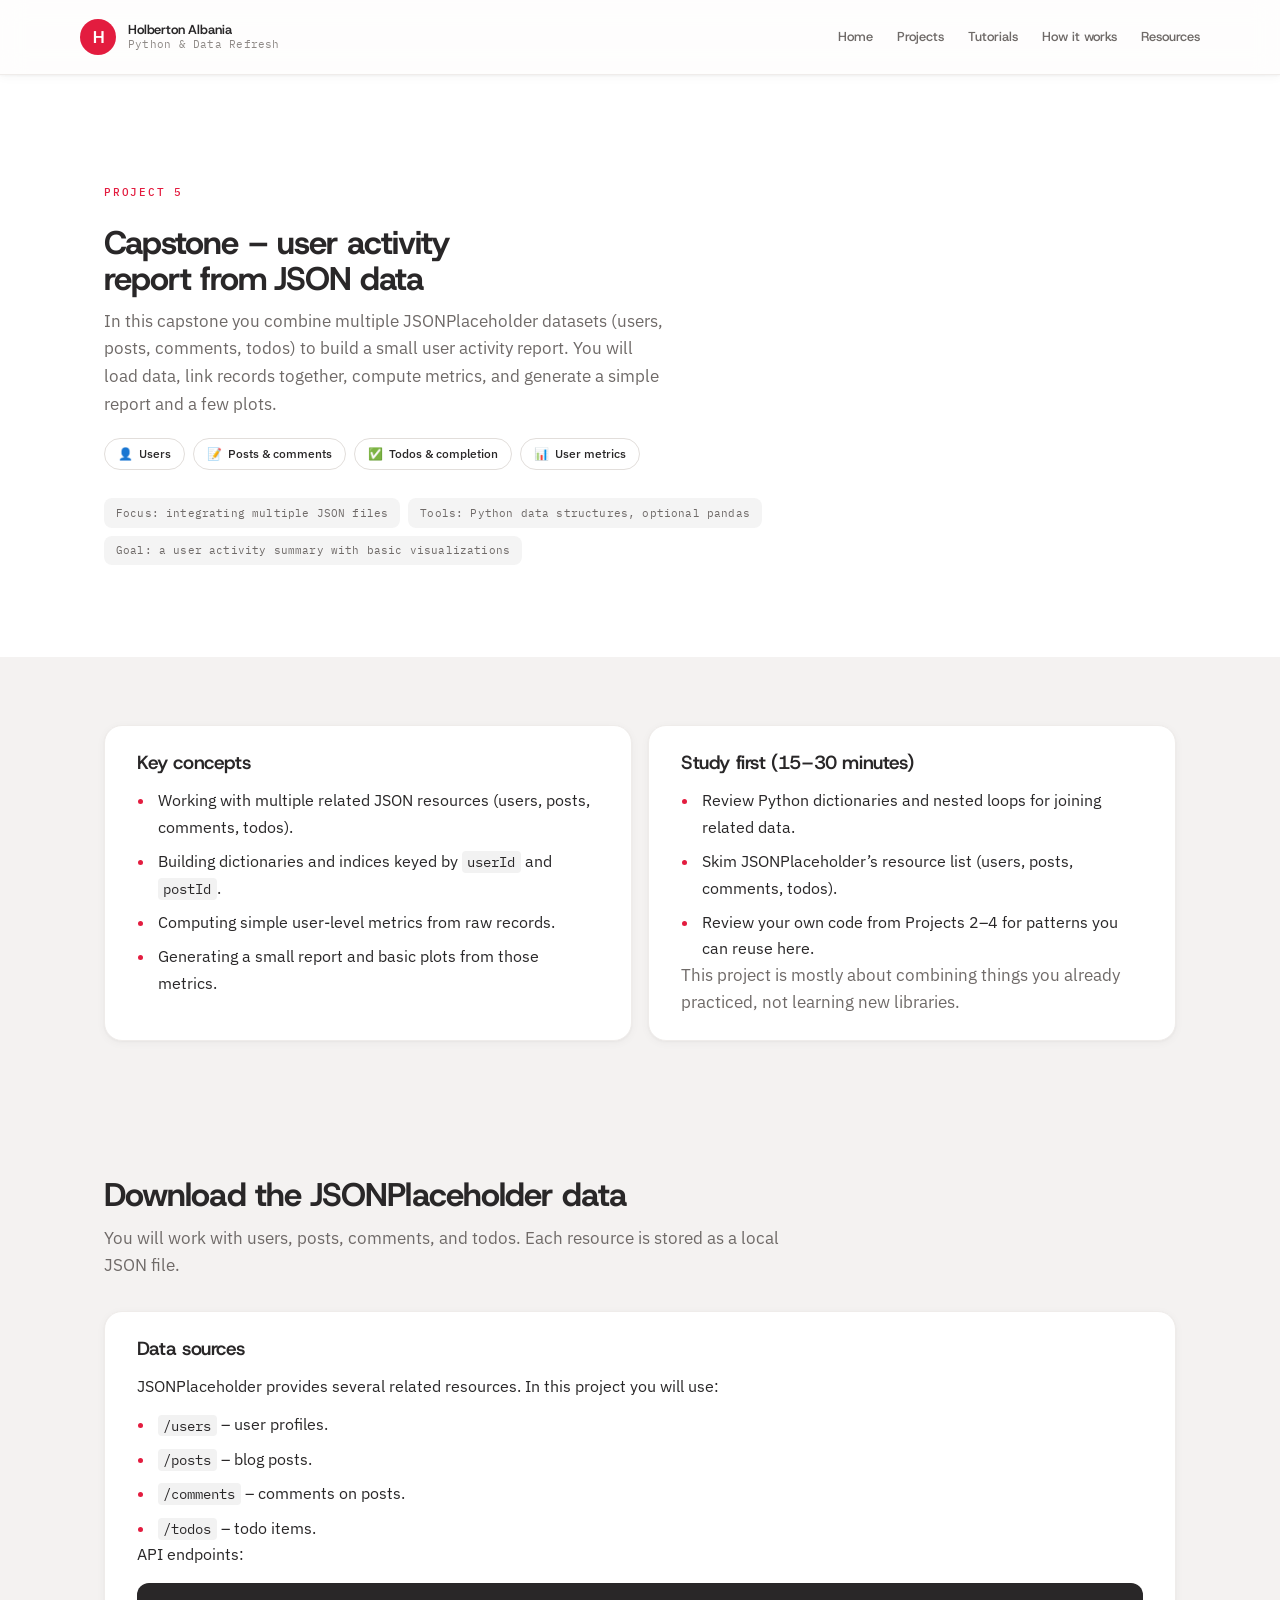
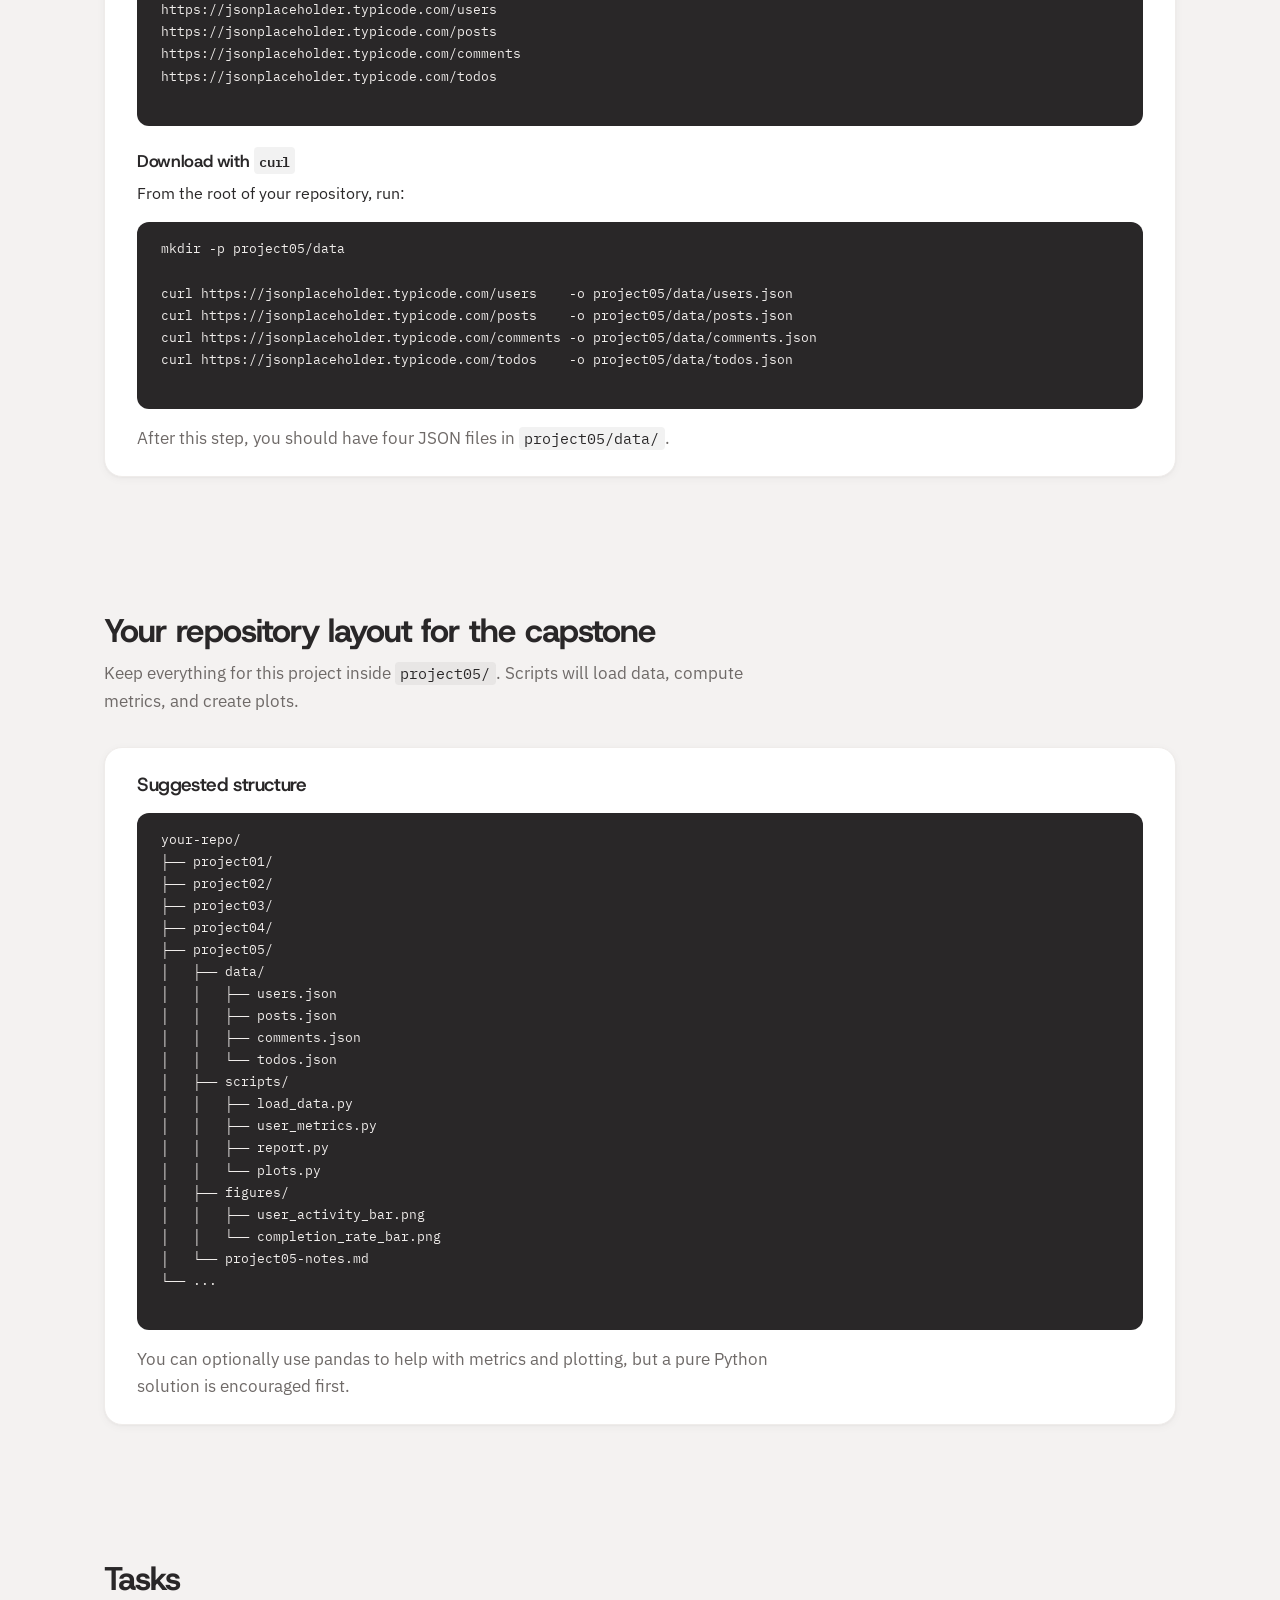
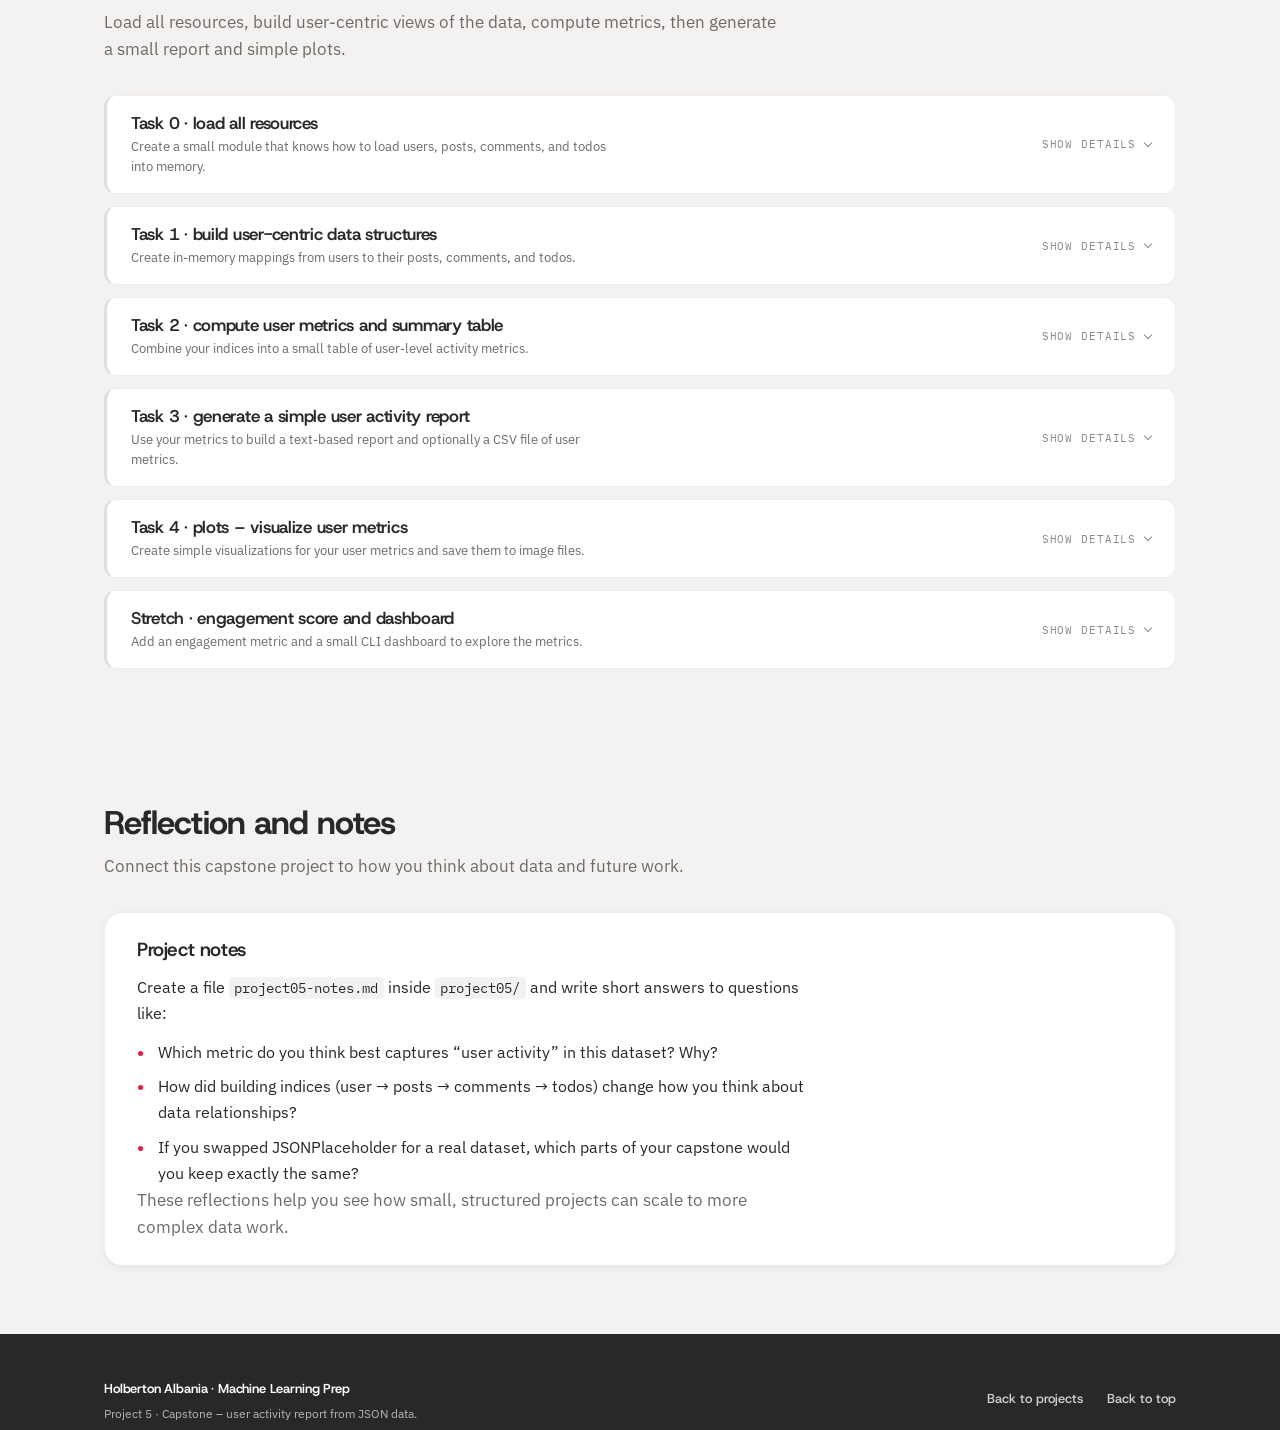
<file: docs/projects/05-capstone.html>
<!DOCTYPE html>
<html lang="en">
<head>
  <meta charset="UTF-8">
  <title>Project 5 · Capstone – user activity report from JSON data</title>
  <meta name="viewport" content="width=device-width, initial-scale=1">
  <link rel="stylesheet" href="../assets/css/main.css">
</head>
<body class="bg-light text-main">

  <header class="site-header bg-white shadow-sm">
    <div class="container header-inner">
      <div class="brand">
        <div class="brand-logo-circle bg-cherry text-on-primary">H</div>
        <div class="brand-text">
          <span class="brand-name">Holberton Albania</span>
          <span class="brand-tagline">Python &amp; Data Refresh</span>
        </div>
      </div>
      <nav class="nav">
        <a href="../index.html#hero" class="nav-link">Home</a>
        <a href="../index.html#projects" class="nav-link">Projects</a>
        <a href="../index.html#tutorials" class="nav-link">Tutorials</a>
        <a href="../index.html#how" class="nav-link">How it works</a>
        <a href="../index.html#resources" class="nav-link">Resources</a>
      </nav>
    </div>
  </header>

  <main>
    <!-- Project hero -->
    <section class="section bg-white">
      <div class="container">
        <div class="project-hero project-hero-inner">
          <p class="eyebrow">Project 5</p>
          <h1 class="project-hero-title">Capstone – user activity report from JSON data</h1>
          <p class="project-hero-subtitle">
            In this capstone you combine multiple JSONPlaceholder datasets (users, posts, comments, todos) to build a small
            user activity report. You will load data, link records together, compute metrics, and generate a simple report
            and a few plots.
          </p>

          <div class="project-hero-tags">
            <span class="pill-tag"><span class="pill-tag-icon">👤</span> Users</span>
            <span class="pill-tag"><span class="pill-tag-icon">📝</span> Posts &amp; comments</span>
            <span class="pill-tag"><span class="pill-tag-icon">✅</span> Todos &amp; completion</span>
            <span class="pill-tag"><span class="pill-tag-icon">📊</span> User metrics</span>
          </div>

          <div class="info-strip">
            <span class="info-pill">Focus: integrating multiple JSON files</span>
            <span class="info-pill">Tools: Python data structures, optional pandas</span>
            <span class="info-pill">Goal: a user activity summary with basic visualizations</span>
          </div>
        </div>
      </div>
    </section>

    <!-- Key concepts + study panel -->
    <section class="section bg-light">
      <div class="container section-inner">
        <div class="section-card-grid">
          <article class="info-card">
            <h3>Key concepts</h3>
            <ul class="study-list">
              <li>Working with multiple related JSON resources (users, posts, comments, todos).</li>
              <li>Building dictionaries and indices keyed by <code>userId</code> and <code>postId</code>.</li>
              <li>Computing simple user-level metrics from raw records.</li>
              <li>Generating a small report and basic plots from those metrics.</li>
            </ul>
          </article>

          <article class="info-card">
            <h3>Study first (15–30 minutes)</h3>
            <ul class="study-list">
              <li>Review Python dictionaries and nested loops for joining related data.</li>
              <li>Skim JSONPlaceholder’s resource list (users, posts, comments, todos).</li>
              <li>Review your own code from Projects 2–4 for patterns you can reuse here.</li>
            </ul>
            <p class="section-subtitle">
              This project is mostly about combining things you already practiced, not learning new libraries.
            </p>
          </article>
        </div>
      </div>
    </section>

    <!-- Download data -->
    <section class="section">
      <div class="container section-inner">
        <header class="section-header">
          <h2>Download the JSONPlaceholder data</h2>
          <p class="section-subtitle">
            You will work with users, posts, comments, and todos. Each resource is stored as a local JSON file.
          </p>
        </header>

        <article class="info-card">
          <h3>Data sources</h3>
          <p>
            JSONPlaceholder provides several related resources. In this project you will use:
          </p>
          <ul class="study-list">
            <li><code>/users</code> – user profiles.</li>
            <li><code>/posts</code> – blog posts.</li>
            <li><code>/comments</code> – comments on posts.</li>
            <li><code>/todos</code> – todo items.</li>
          </ul>
          <p>API endpoints:</p>
          <pre><code>https://jsonplaceholder.typicode.com/users
https://jsonplaceholder.typicode.com/posts
https://jsonplaceholder.typicode.com/comments
https://jsonplaceholder.typicode.com/todos
          </code></pre>

          <h4>Download with <code>curl</code></h4>
          <p>From the root of your repository, run:</p>
          <pre><code>mkdir -p project05/data

curl https://jsonplaceholder.typicode.com/users    -o project05/data/users.json
curl https://jsonplaceholder.typicode.com/posts    -o project05/data/posts.json
curl https://jsonplaceholder.typicode.com/comments -o project05/data/comments.json
curl https://jsonplaceholder.typicode.com/todos    -o project05/data/todos.json
          </code></pre>
          <p class="section-subtitle">
            After this step, you should have four JSON files in <code>project05/data/</code>.
          </p>
        </article>
      </div>
    </section>

    <!-- Repository layout -->
    <section class="section bg-light">
      <div class="container section-inner">
        <header class="section-header">
          <h2>Your repository layout for the capstone</h2>
          <p class="section-subtitle">
            Keep everything for this project inside <code>project05/</code>. Scripts will load data, compute metrics, and create plots.
          </p>
        </header>

        <article class="info-card">
          <h3>Suggested structure</h3>
          <pre><code>your-repo/
├── project01/
├── project02/
├── project03/
├── project04/
├── project05/
│   ├── data/
│   │   ├── users.json
│   │   ├── posts.json
│   │   ├── comments.json
│   │   └── todos.json
│   ├── scripts/
│   │   ├── load_data.py
│   │   ├── user_metrics.py
│   │   ├── report.py
│   │   └── plots.py
│   ├── figures/
│   │   ├── user_activity_bar.png
│   │   └── completion_rate_bar.png
│   └── project05-notes.md
└── ...
          </code></pre>
          <p class="section-subtitle">
            You can optionally use pandas to help with metrics and plotting, but a pure Python solution is encouraged first.
          </p>
        </article>
      </div>
    </section>

    <!-- Tasks -->
    <section class="section">
      <div class="container section-inner">
        <header class="section-header">
          <h2>Tasks</h2>
          <p class="section-subtitle">
            Load all resources, build user-centric views of the data, compute metrics, then generate a small report and simple plots.
          </p>
        </header>

        <div class="tasks-grid">
          <!-- Task 0: load all resources -->
          <article class="task-card">
            <div class="task-header">
              <div class="task-header-main">
                <h3 class="task-title">Task 0 · load all resources</h3>
                <p class="task-subtitle">
                  Create a small module that knows how to load users, posts, comments, and todos into memory.
                </p>
              </div>
              <div class="task-toggle"></div>
            </div>
            <div class="task-body">
              <h4>Requirements</h4>
              <ul>
                <li>Create <code>scripts/load_data.py</code> inside <code>project05/</code>.</li>
                <li>Implement functions such as:
                  <ul>
                    <li><code>load_users(path)</code></li>
                    <li><code>load_posts(path)</code></li>
                    <li><code>load_comments(path)</code></li>
                    <li><code>load_todos(path)</code></li>
                  </ul>
                </li>
                <li>Each function should:
                  <ul>
                    <li>Open the JSON file.</li>
                    <li>Parse it with the <code>json</code> module.</li>
                    <li>Return a list of dictionaries.</li>
                  </ul>
                </li>
                <li>Optionally add a convenience function <code>load_all(data_dir)</code> that returns a dictionary containing all four lists.</li>
              </ul>
              <h4>Hints</h4>
              <ul>
                <li>Reuse patterns from Projects 2 and 3 for loading JSON.</li>
                <li>Keep <code>load_data.py</code> focused on I/O so other modules can assume they receive Python objects.</li>
              </ul>
            </div>
          </article>

          <!-- Task 1: user-centric structures -->
          <article class="task-card">
            <div class="task-header">
              <div class="task-header-main">
                <h3 class="task-title">Task 1 · build user-centric data structures</h3>
                <p class="task-subtitle">
                  Create in-memory mappings from users to their posts, comments, and todos.
                </p>
              </div>
              <div class="task-toggle"></div>
            </div>
            <div class="task-body">
              <h4>Requirements</h4>
              <ul>
                <li>Create <code>scripts/user_metrics.py</code>.</li>
                <li>In this script:
                  <ul>
                    <li>Import your loading functions from <code>load_data.py</code>.</li>
                    <li>Build indices such as:
                      <ul>
                        <li><code>user_posts</code>: dict mapping <code>userId</code> to list of posts.</li>
                        <li><code>user_todos</code>: dict mapping <code>userId</code> to list of todos.</li>
                        <li><code>user_comments</code>: dict mapping <code>userId</code> to comments made on that user’s posts
                          (comments where <code>postId</code> belongs to that user).</li>
                      </ul>
                    </li>
                  </ul>
                </li>
              </ul>
              <h4>Hints</h4>
              <ul>
                <li>Start by building a mapping from <code>postId</code> to owner <code>userId</code>, then use it to assign comments to the correct user.</li>
                <li>Focus on clear loops and dictionary updates; this project is more about structuring data than performance.</li>
              </ul>
            </div>
          </article>

          <!-- Task 2: compute user metrics -->
          <article class="task-card">
            <div class="task-header">
              <div class="task-header-main">
                <h3 class="task-title">Task 2 · compute user metrics and summary table</h3>
                <p class="task-subtitle">
                  Combine your indices into a small table of user-level activity metrics.
                </p>
              </div>
              <div class="task-toggle"></div>
            </div>
            <div class="task-body">
              <h4>Requirements</h4>
              <ul>
                <li>Extend <code>user_metrics.py</code> with a function such as
                  <code>compute_user_metrics(users, posts, comments, todos)</code>.</li>
                <li>This function should return a list of dictionaries, each representing one user, with fields such as:
                  <ul>
                    <li><code>user_id</code></li>
                    <li><code>user_name</code></li>
                    <li><code>num_posts</code></li>
                    <li><code>num_comments_on_posts</code></li>
                    <li><code>num_todos</code></li>
                    <li><code>completion_rate</code></li>
                  </ul>
                </li>
                <li>Keep this implementation in pure Python (lists and dictionaries). You may later convert the result to a pandas DataFrame for analysis or plotting if you like.</li>
              </ul>
              <h4>Hints</h4>
              <ul>
                <li>Use the indices from Task 1 to avoid scanning the entire dataset repeatedly.</li>
                <li>Think of this summary as a mini “user activity table” that you can reuse in the report and plots.</li>
              </ul>
            </div>
          </article>

          <!-- Task 3: report -->
          <article class="task-card">
            <div class="task-header">
              <div class="task-header-main">
                <h3 class="task-title">Task 3 · generate a simple user activity report</h3>
                <p class="task-subtitle">
                  Use your metrics to build a text-based report and optionally a CSV file of user metrics.
                </p>
              </div>
              <div class="task-toggle"></div>
            </div>
            <div class="task-body">
              <h4>Requirements</h4>
              <ul>
                <li>Create <code>scripts/report.py</code>.</li>
                <li>In this script:
                  <ul>
                    <li>Load all data using <code>load_data.py</code>.</li>
                    <li>Compute user metrics using <code>compute_user_metrics</code>.</li>
                    <li>Print a summary to the terminal, including:
                      <ul>
                        <li>Overall average completion rate (across all users).</li>
                        <li>The user with the most posts.</li>
                        <li>The user with the most comments on their posts.</li>
                        <li>The user with the highest completion rate.</li>
                      </ul>
                    </li>
                    <li>Optionally write a CSV file <code>project05/data/user_metrics.csv</code>
                      containing one row per user with the metrics you computed.</li>
                  </ul>
                </li>
              </ul>
              <h4>Hints</h4>
              <ul>
                <li>Even without pandas, you can sort a list of dictionaries by a key (using <code>sorted</code> and a <code>key</code> function).</li>
                <li>If you do use pandas, you can convert your metrics to a DataFrame and use <code>sort_values</code> to find top users.</li>
              </ul>
            </div>
          </article>

          <!-- Task 4: plots -->
          <article class="task-card">
            <div class="task-header">
              <div class="task-header-main">
                <h3 class="task-title">Task 4 · plots – visualize user metrics</h3>
                <p class="task-subtitle">
                  Create simple visualizations for your user metrics and save them to image files.
                </p>
              </div>
              <div class="task-toggle"></div>
            </div>
            <div class="task-body">
              <h4>Requirements</h4>
              <ul>
                <li>Create <code>scripts/plots.py</code>.</li>
                <li>In this script:
                  <ul>
                    <li>Load or compute the user metrics table.</li>
                    <li>Use matplotlib or pandas plotting to create:
                      <ul>
                        <li>A bar chart of number of posts per user, saved as <code>figures/user_activity_bar.png</code>.</li>
                        <li>A bar chart of completion rate per user, saved as <code>figures/completion_rate_bar.png</code>.</li>
                      </ul>
                    </li>
                  </ul>
                </li>
                <li>Make sure the <code>figures/</code> folder exists before saving plots.</li>
              </ul>
              <h4>Hints</h4>
              <ul>
                <li>Use <code>plt.savefig("project05/figures/filename.png", dpi=150)</code> to save your plots.</li>
                <li>Label axes clearly (for example, “User” on the x-axis and “Number of posts” or “Completion rate” on the y-axis).</li>
              </ul>
            </div>
          </article>

          <!-- Stretch goals -->
          <article class="task-card">
            <div class="task-header">
              <div class="task-header-main">
                <h3 class="task-title">Stretch · engagement score and dashboard</h3>
                <p class="task-subtitle">
                  Add an engagement metric and a small CLI dashboard to explore the metrics.
                </p>
              </div>
              <div class="task-toggle"></div>
            </div>
            <div class="task-body">
              <span class="task-badge">Optional</span>
              <h4>Ideas</h4>
              <ul>
                <li>Define a simple “engagement score” for each user (for example
                  <code>num_comments_on_posts / max(num_posts, 1)</code>) and add it to your metrics.</li>
                <li>Compute and print the top 3 users for each metric (posts, comments, completion rate, engagement).</li>
                <li>Create a tiny CLI “dashboard” script (for example <code>scripts/dashboard.py</code>) that lets you choose
                  which metric to display in a table or print to the terminal.</li>
              </ul>
            </div>
          </article>
        </div>
      </div>
    </section>

    <!-- Reflection -->
    <section class="section bg-light">
      <div class="container section-inner">
        <header class="section-header">
          <h2>Reflection and notes</h2>
          <p class="section-subtitle">
            Connect this capstone project to how you think about data and future work.
          </p>
        </header>

        <article class="info-card">
          <h3>Project notes</h3>
          <p>
            Create a file <code>project05-notes.md</code> inside <code>project05/</code> and write short answers to questions like:
          </p>
          <ul class="study-list">
            <li>Which metric do you think best captures “user activity” in this dataset? Why?</li>
            <li>How did building indices (user → posts → comments → todos) change how you think about data relationships?</li>
            <li>If you swapped JSONPlaceholder for a real dataset, which parts of your capstone would you keep exactly the same?</li>
          </ul>
          <p class="section-subtitle">
            These reflections help you see how small, structured projects can scale to more complex data work.
          </p>
        </article>
      </div>
    </section>
  </main>

  <footer class="site-footer bg-midnight text-on-primary">
    <div class="container footer-inner">
      <div>
        <span class="footer-title">Holberton Albania · Machine Learning Prep</span>
        <p class="footer-text">Project 5 · Capstone – user activity report from JSON data.</p>
      </div>
      <div class="footer-links">
        <a href="../index.html#projects">Back to projects</a>
        <a href="#top" onclick="window.scrollTo({top: 0, behavior: 'smooth'}); return false;">Back to top</a>
      </div>
    </div>
  </footer>

  <script src="../assets/js/main.js"></script>
</body>
</html>
</file>
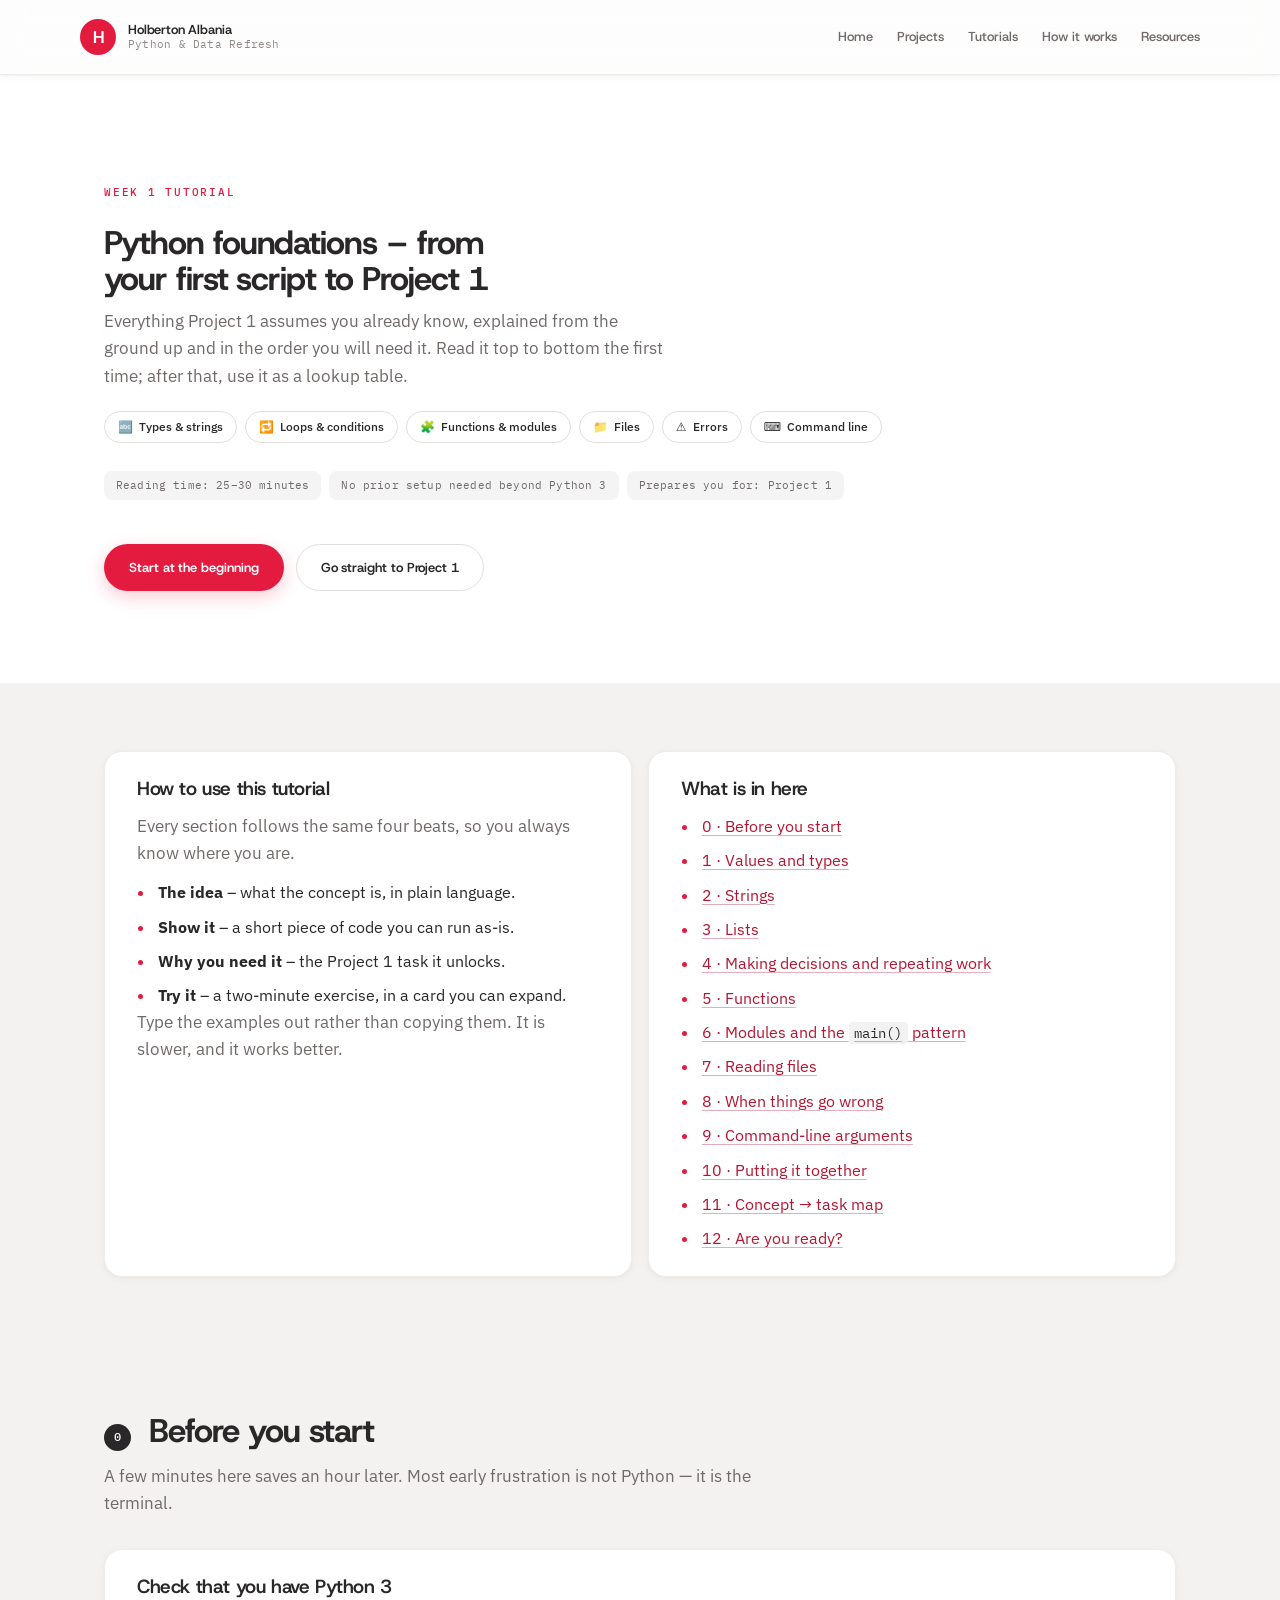
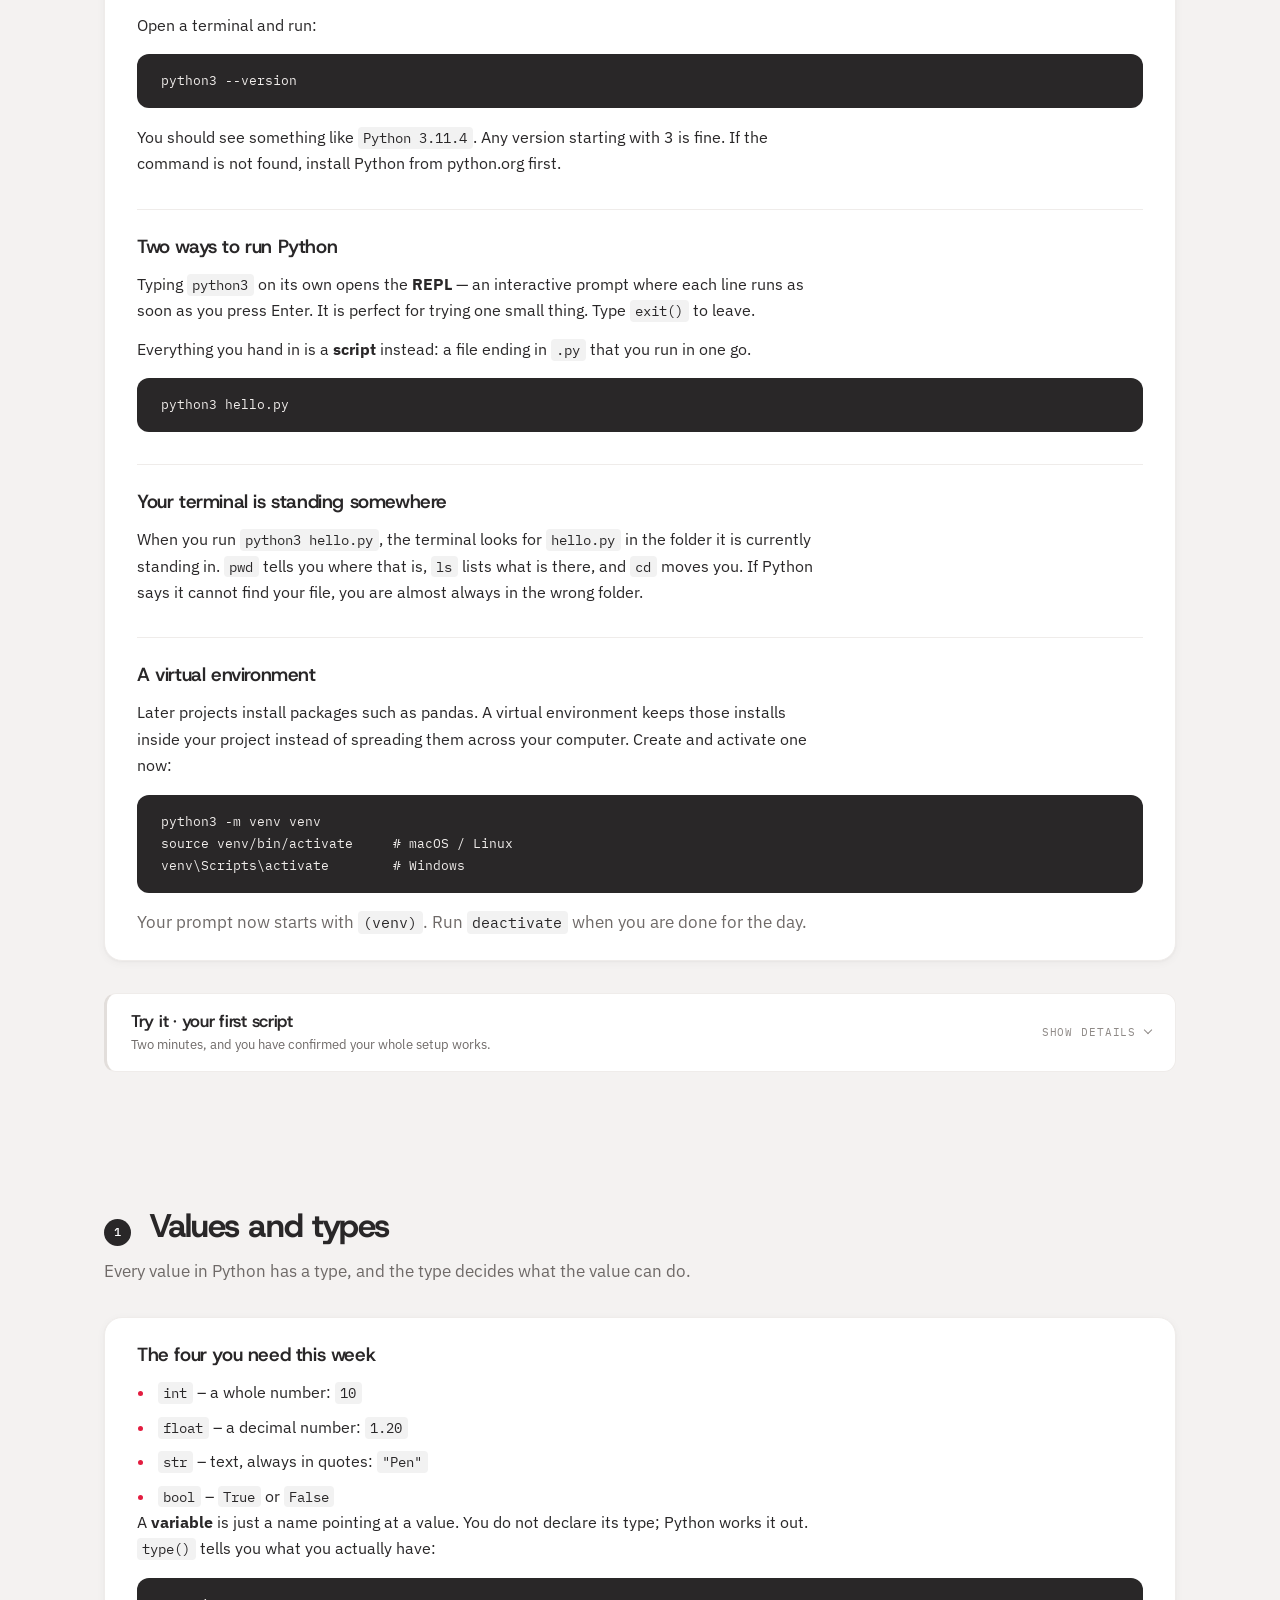
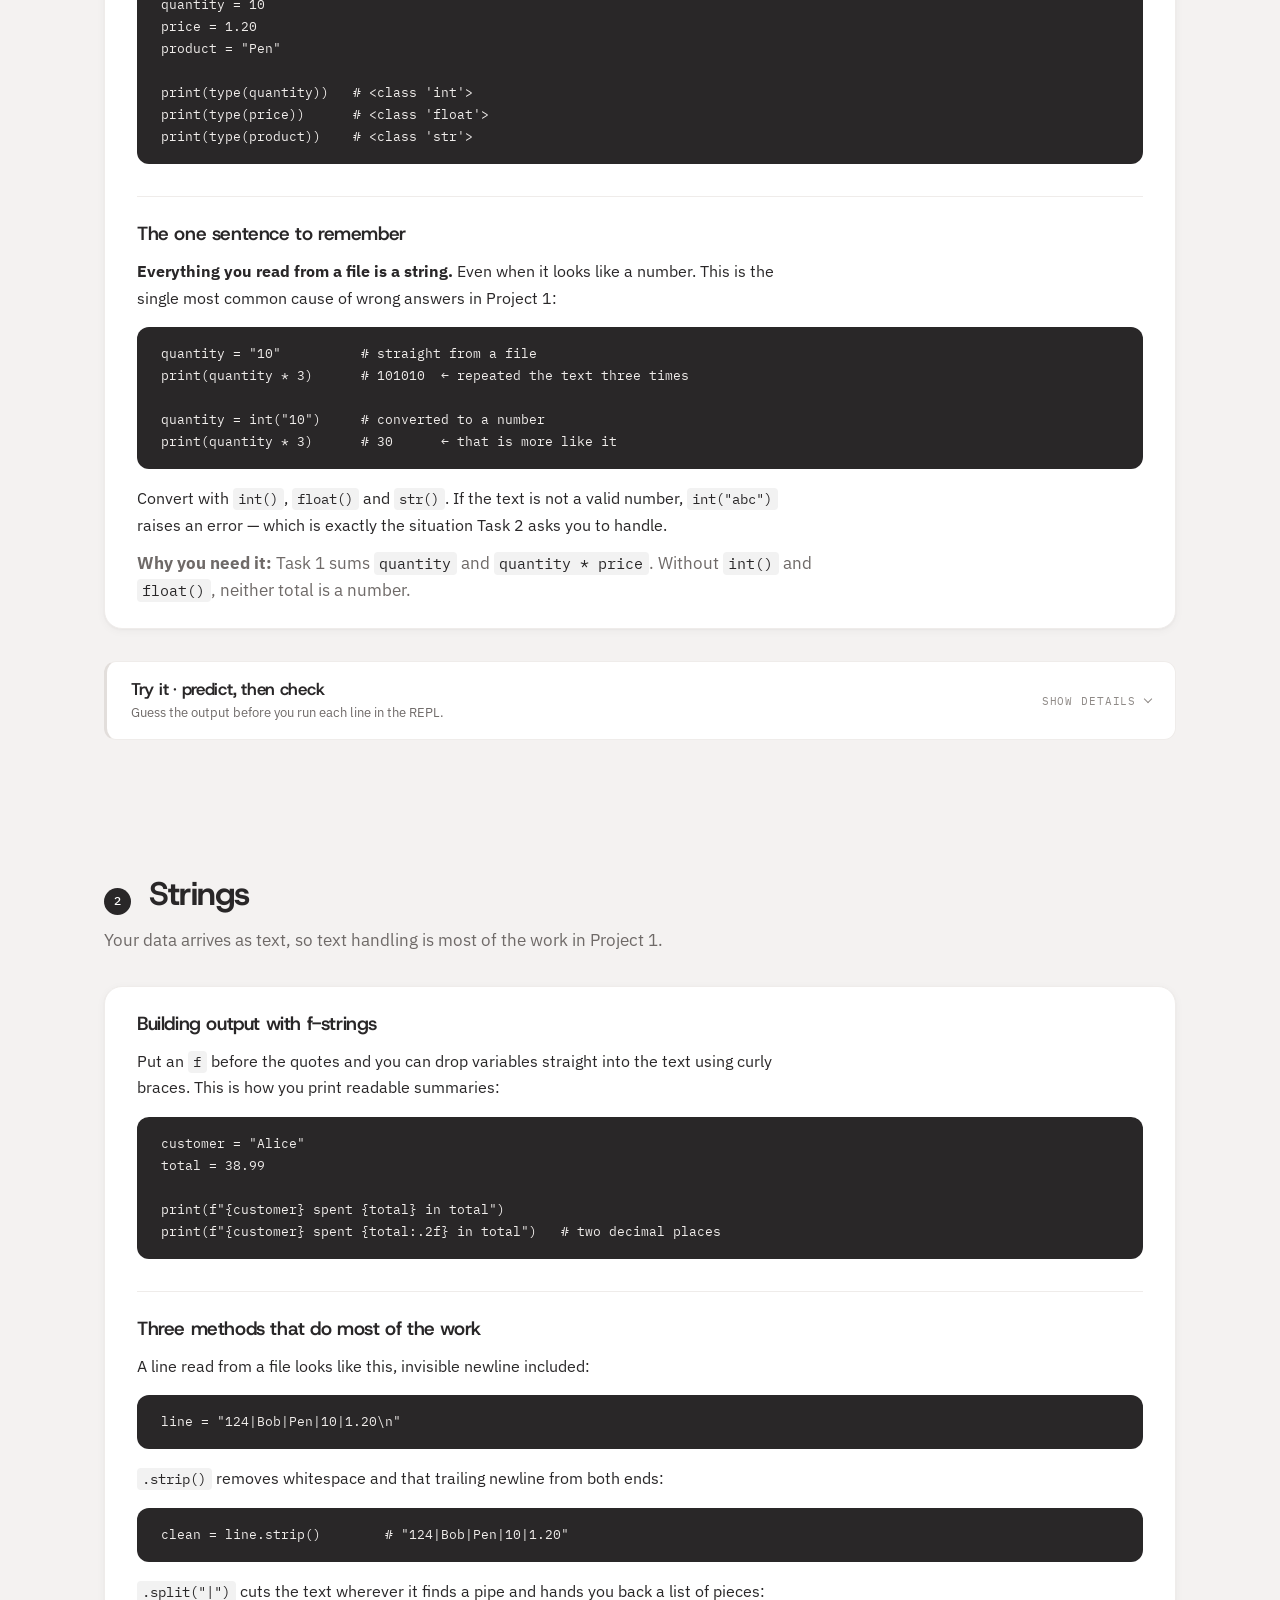
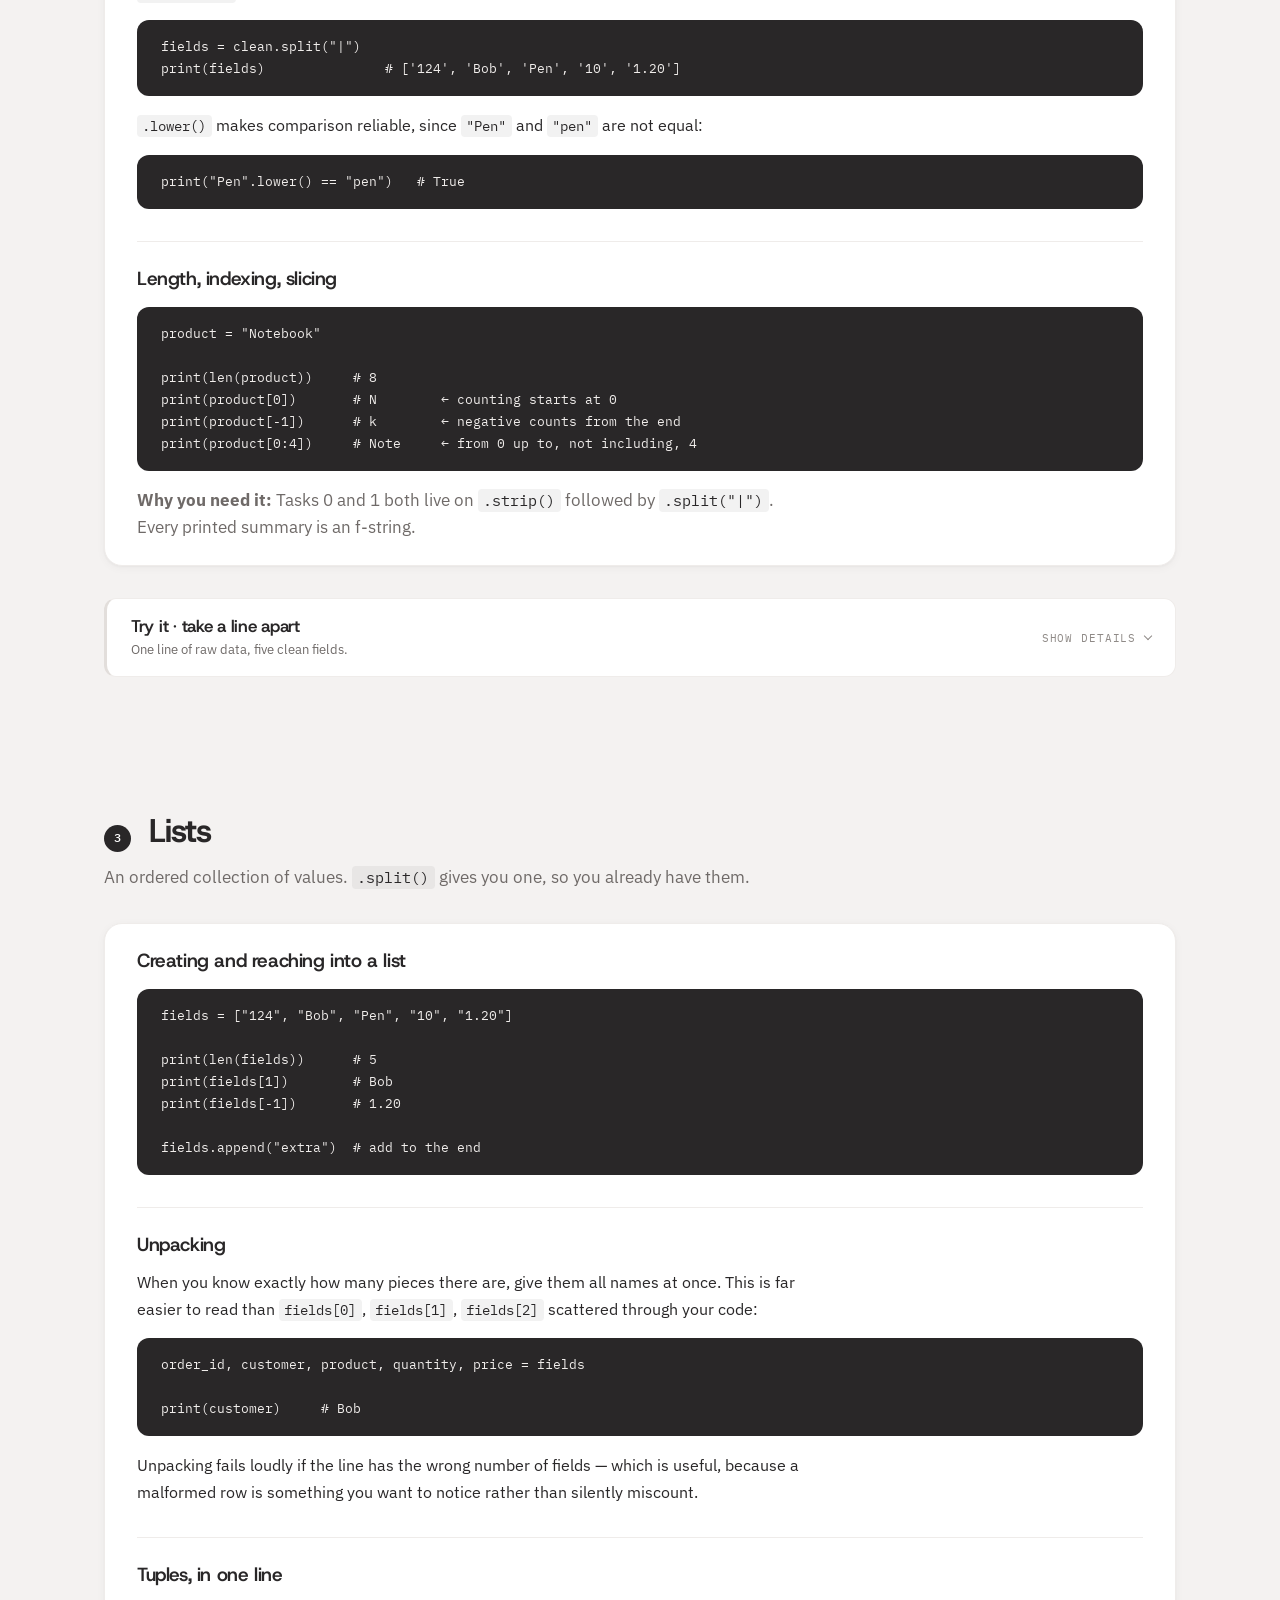
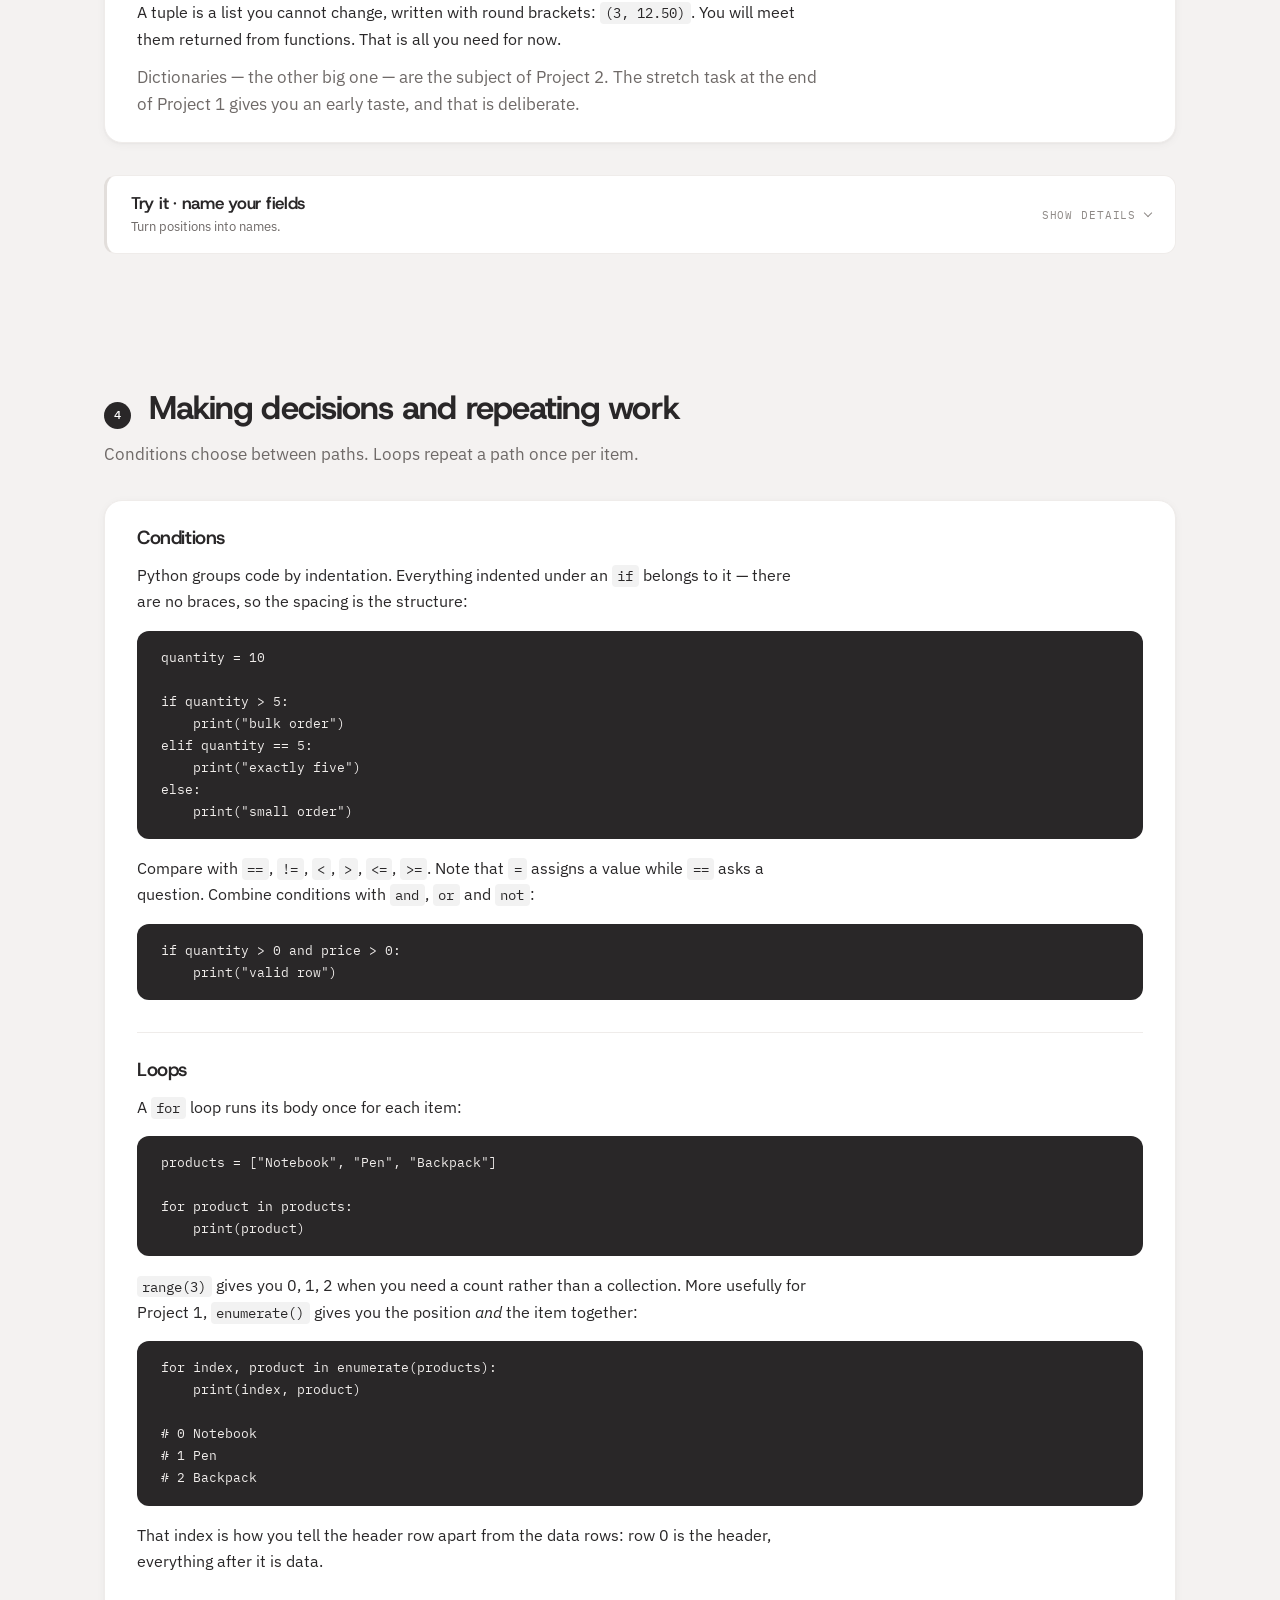
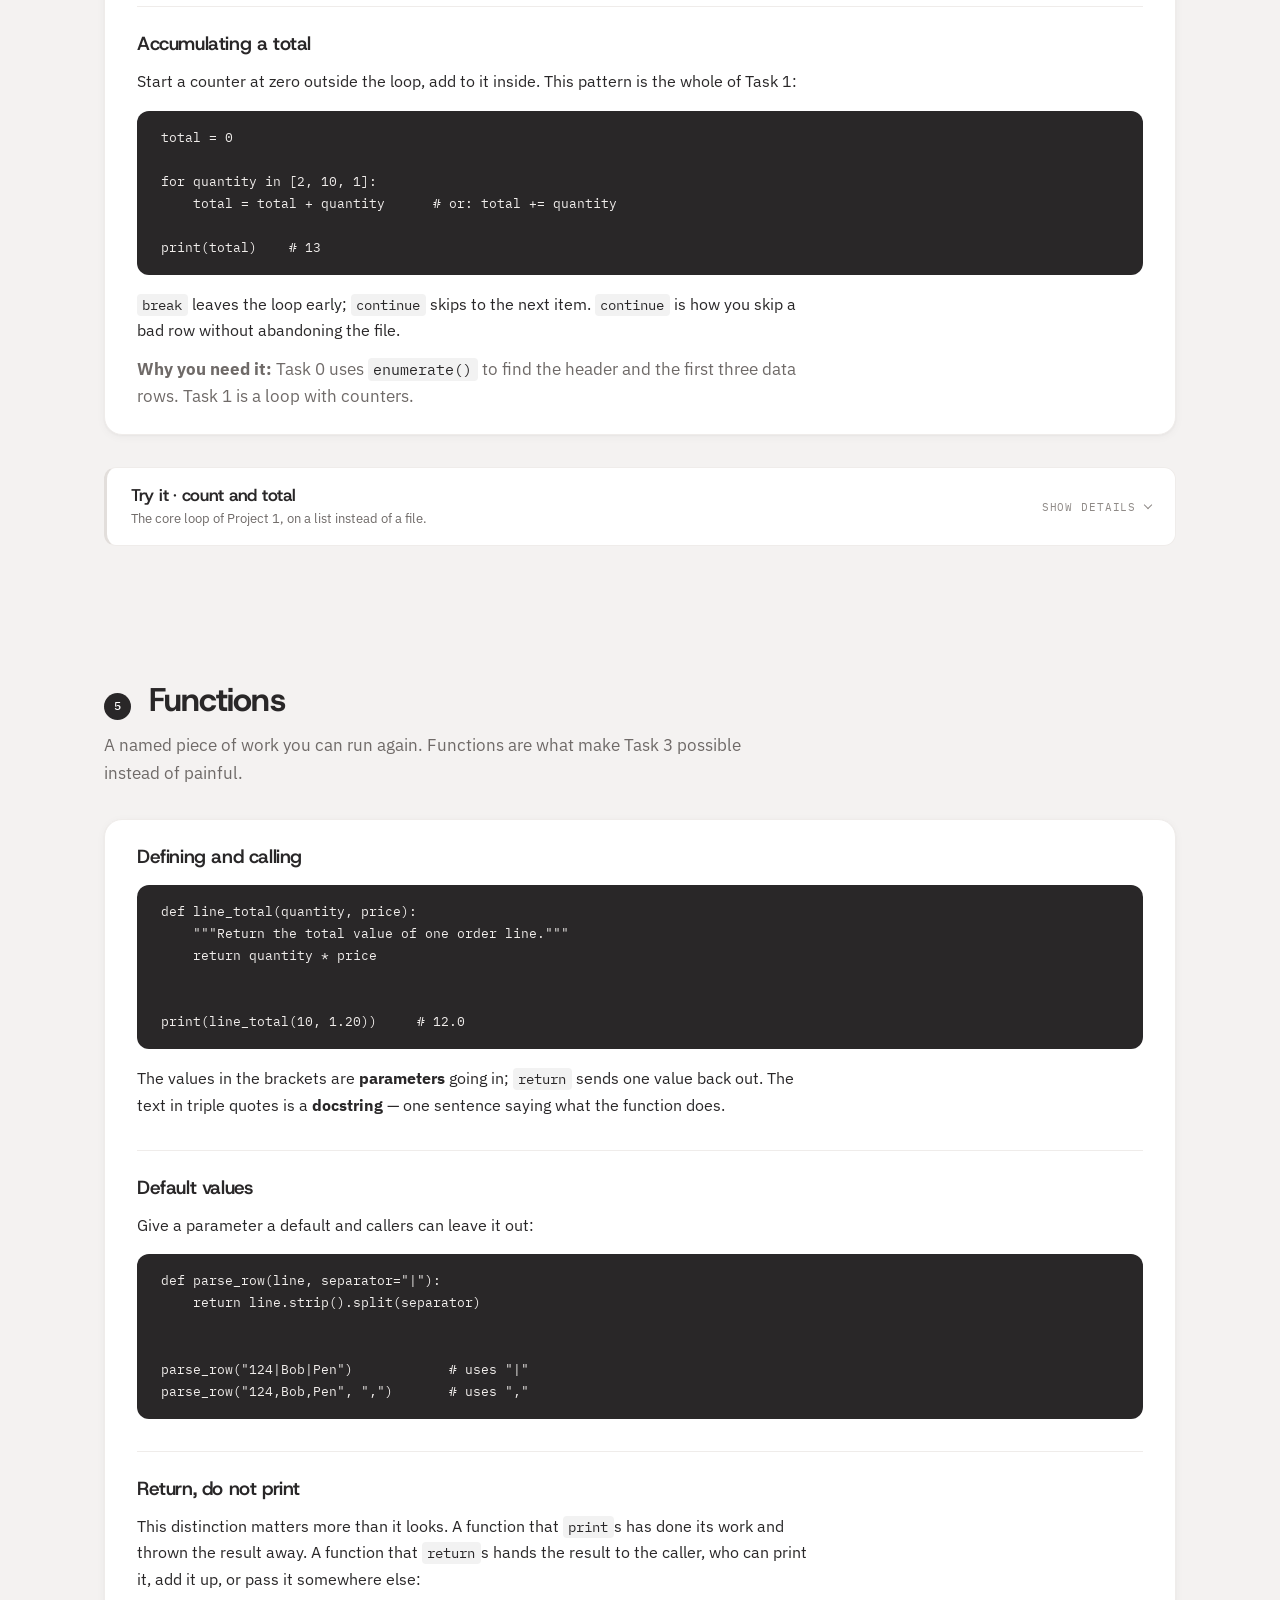
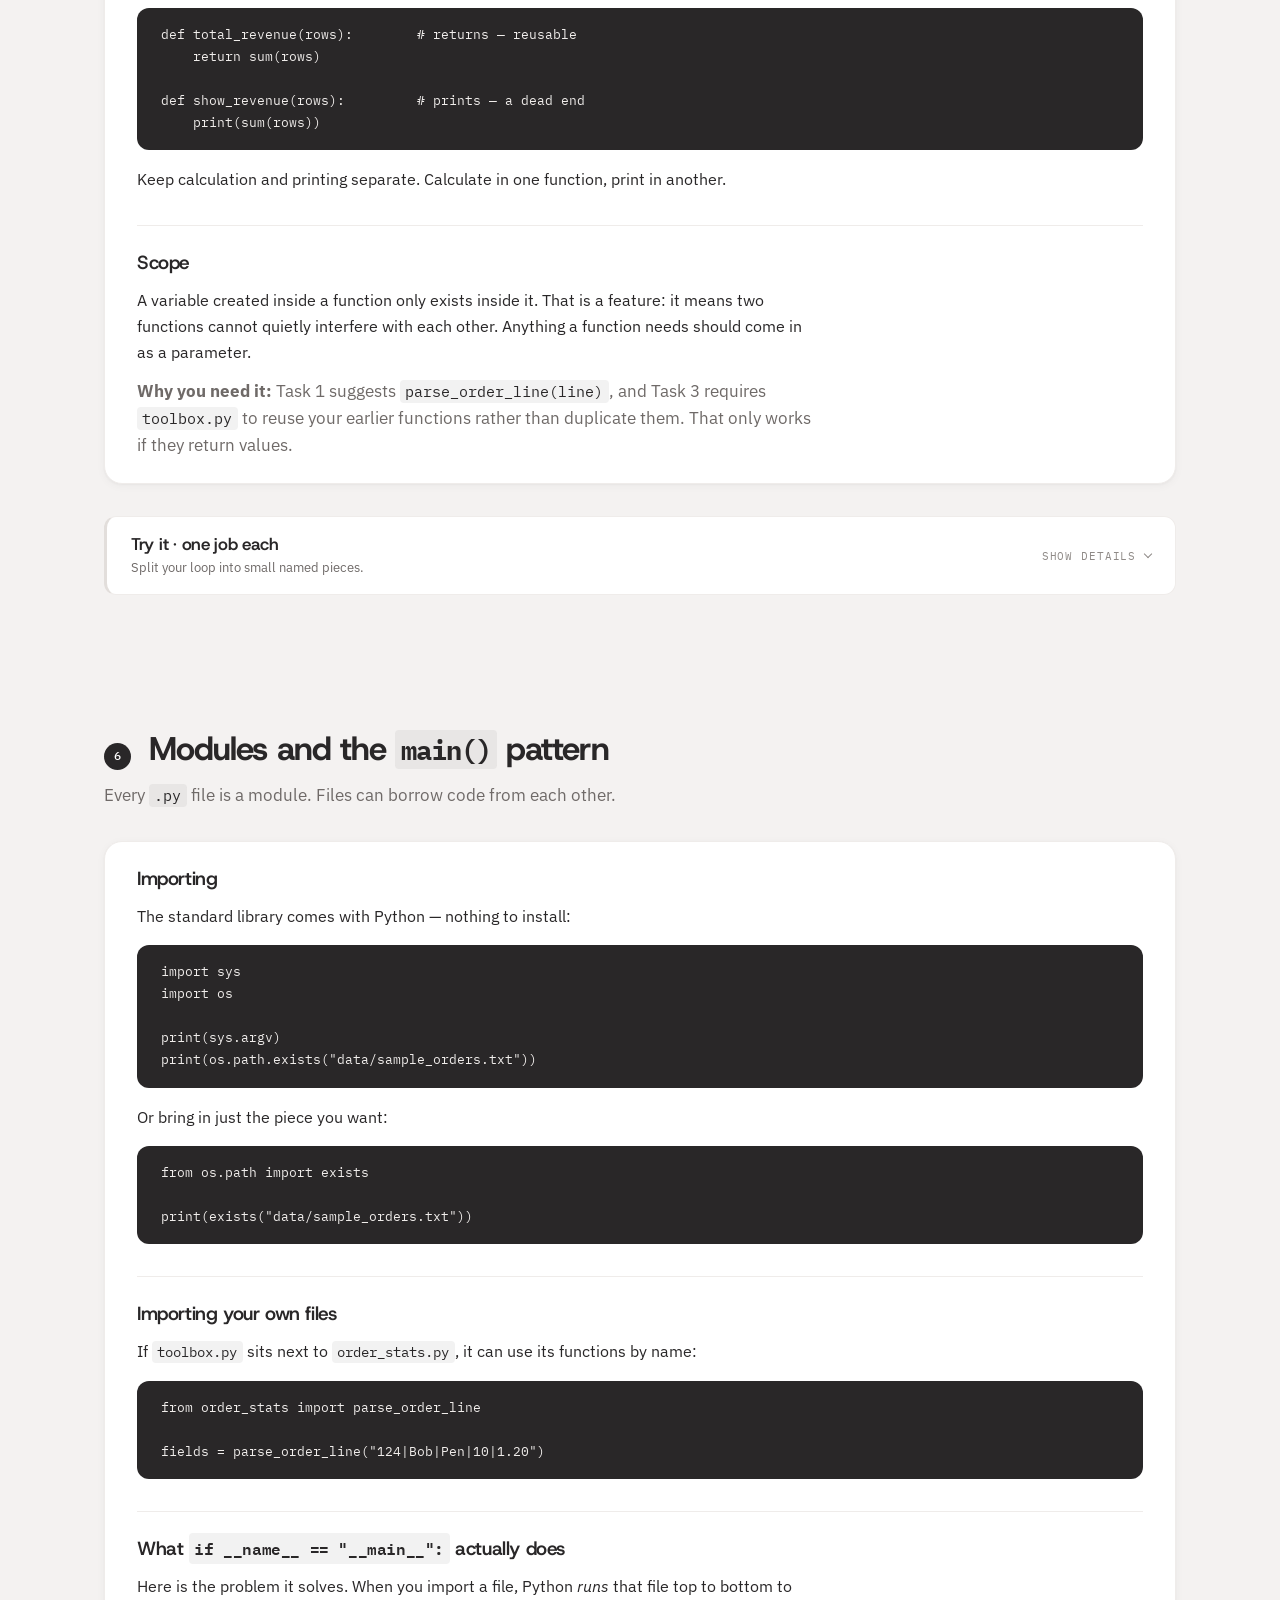
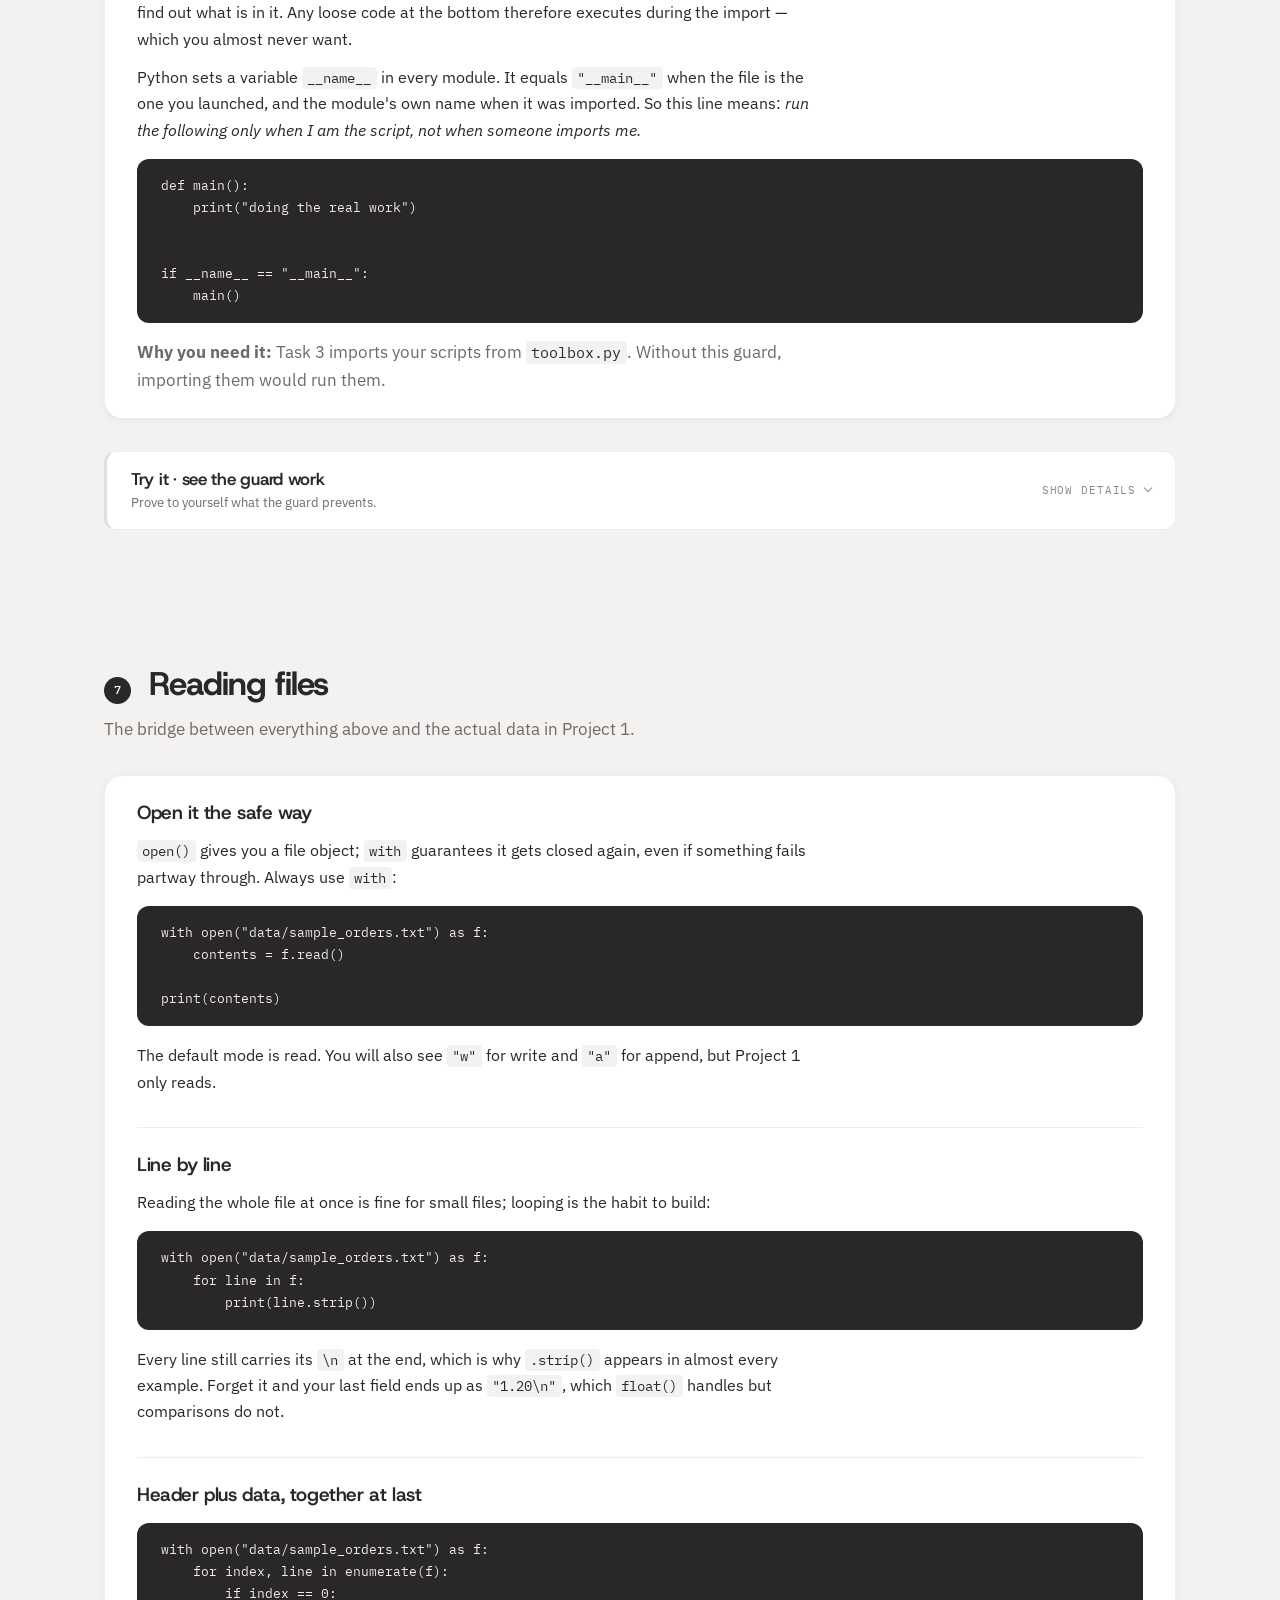
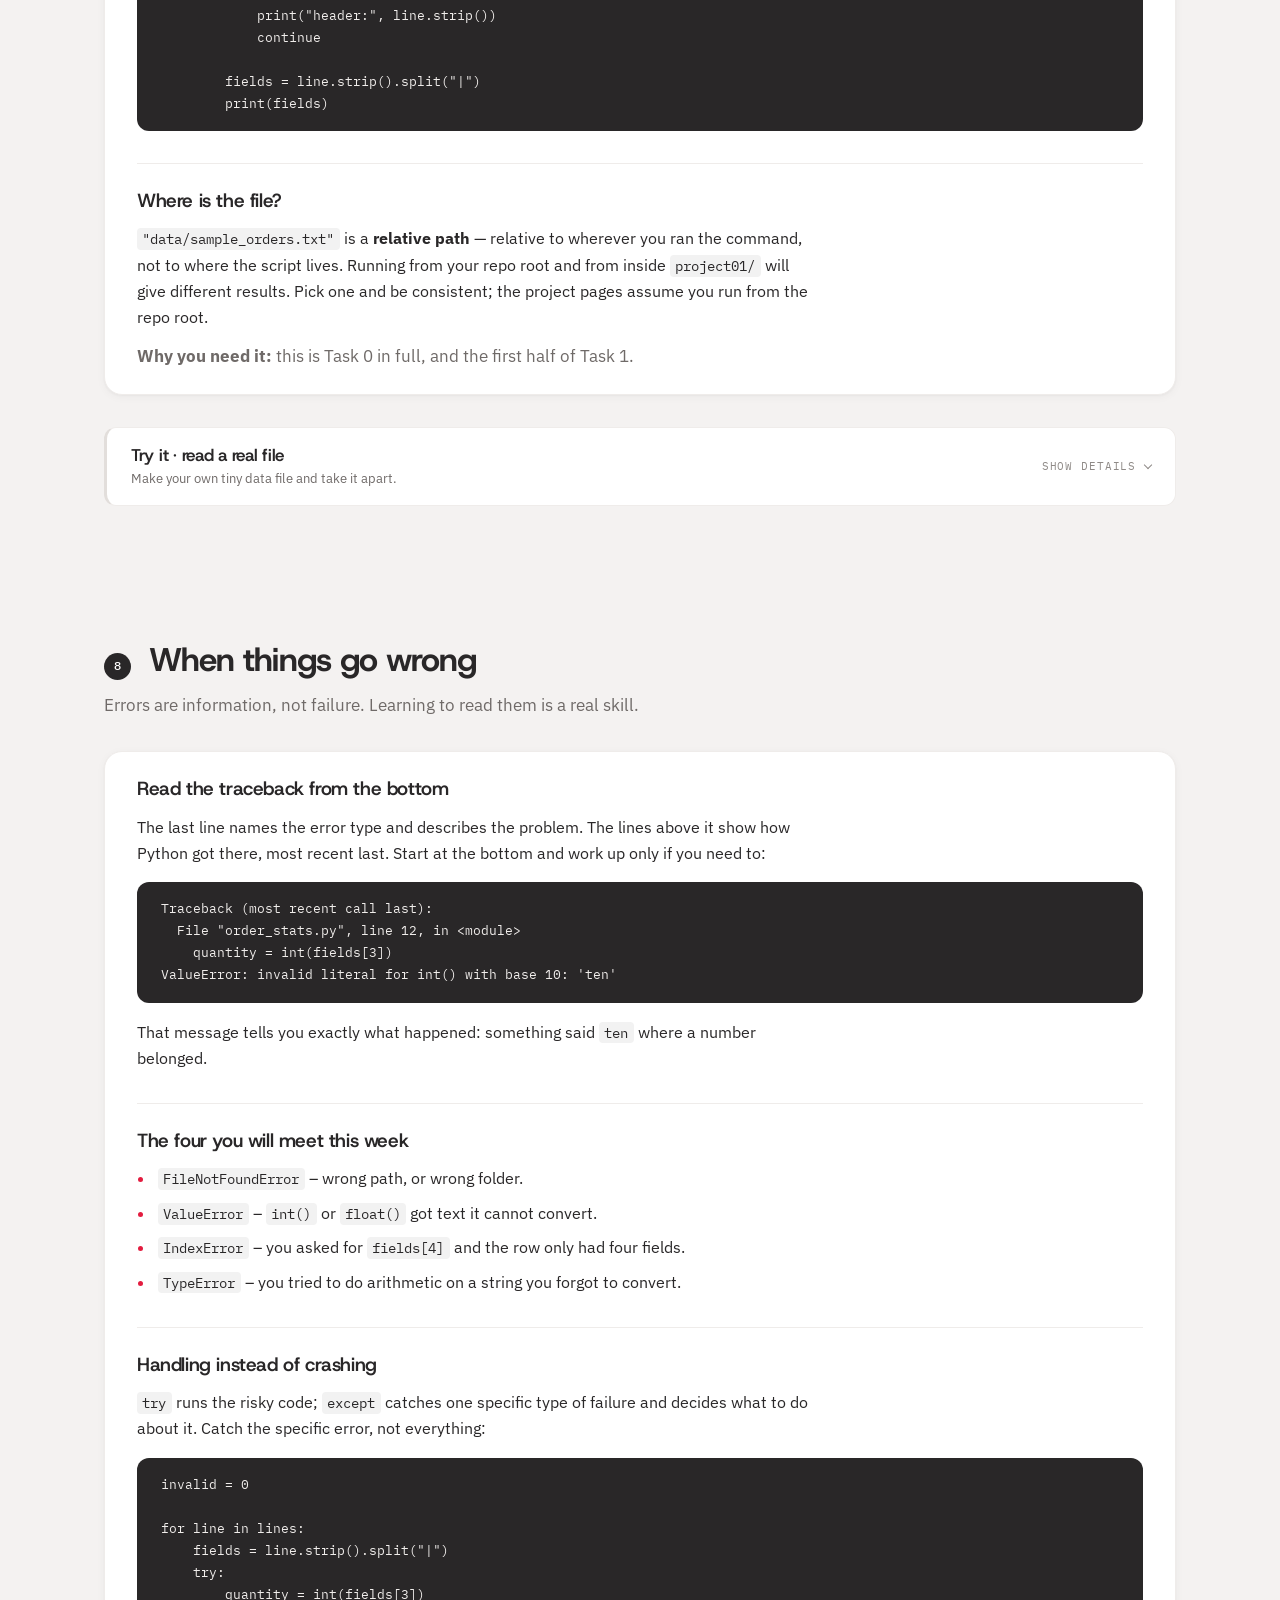
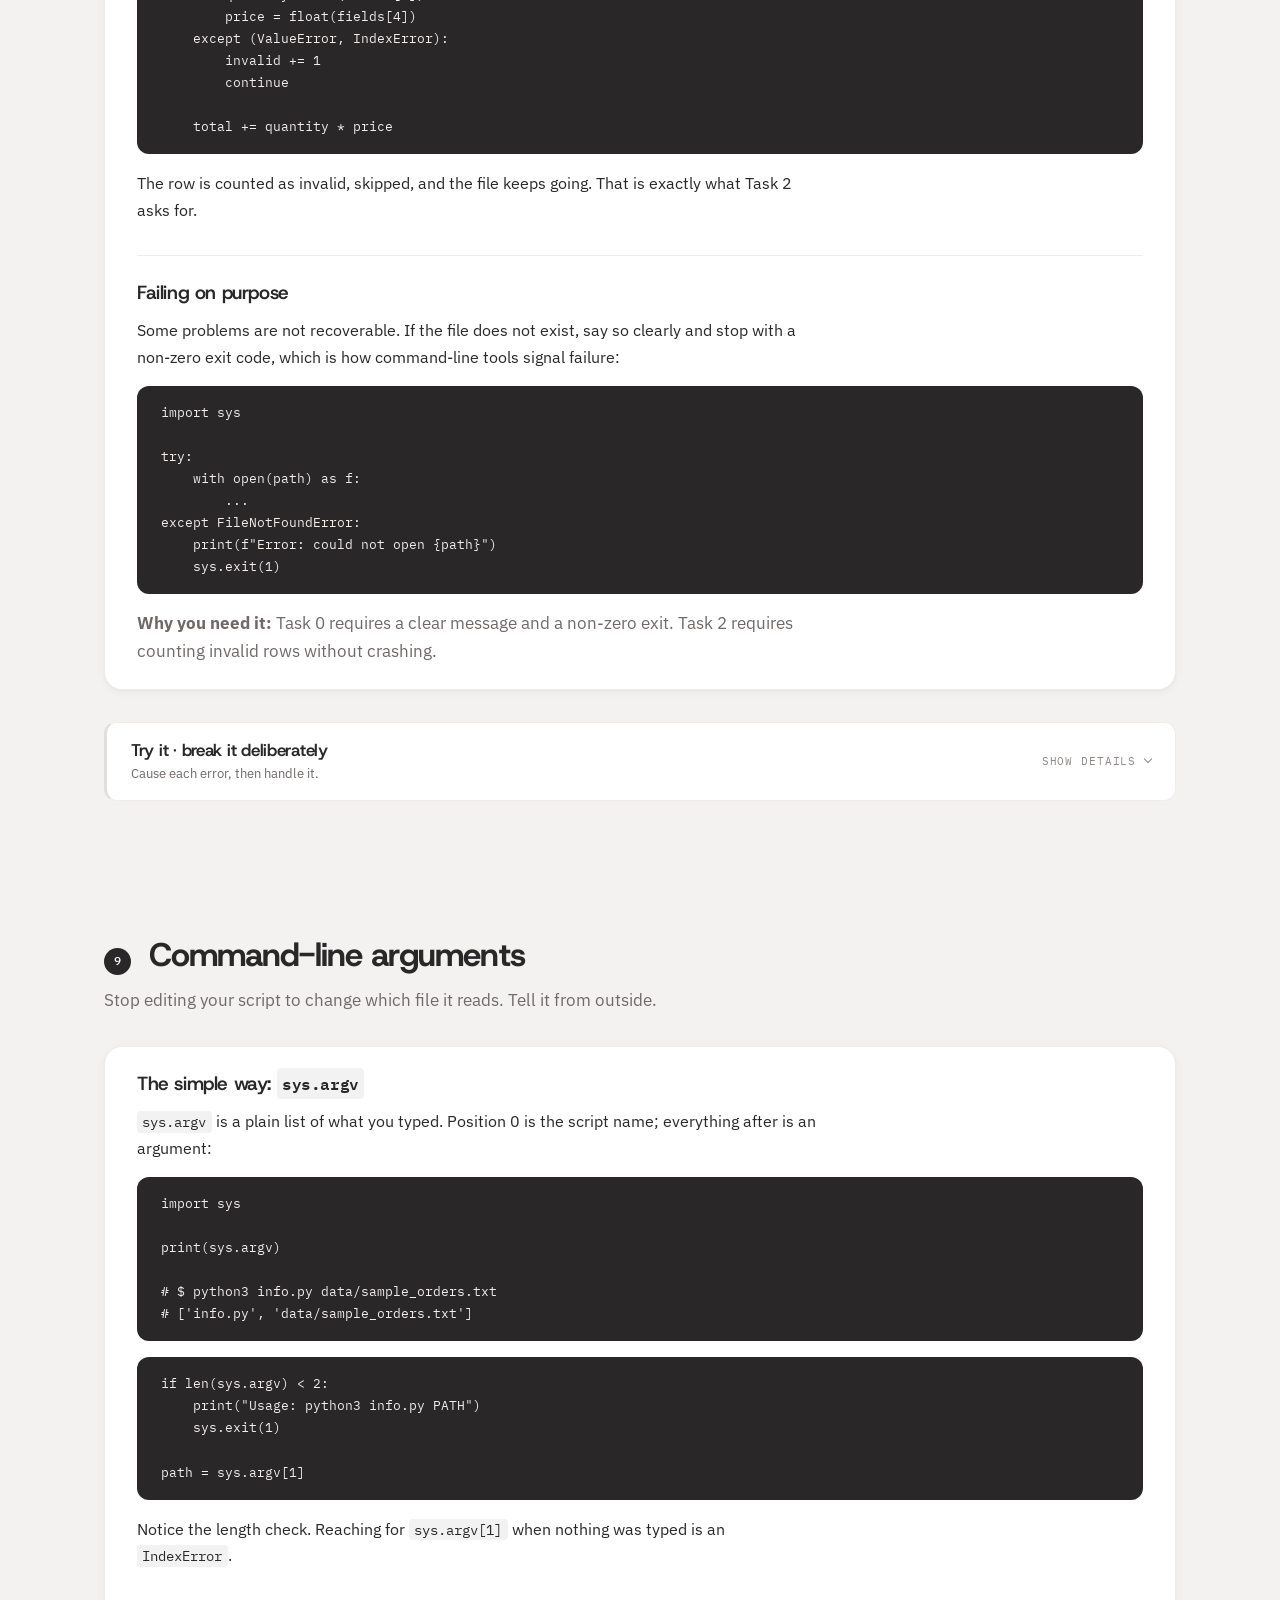
<file: docs/tutorials/week1-python-foundations.html>
<!DOCTYPE html>
<html lang="en">
<head>
  <meta charset="UTF-8">
  <title>Week 1 · Python foundations – from your first script to Project 1</title>
  <meta name="viewport" content="width=device-width, initial-scale=1">
  <link rel="stylesheet" href="../assets/css/main.css">
</head>
<body class="bg-light text-main">

  <header class="site-header bg-white shadow-sm">
    <div class="container header-inner">
      <div class="brand">
        <div class="brand-logo-circle bg-cherry text-on-primary">H</div>
        <div class="brand-text">
          <span class="brand-name">Holberton Albania</span>
          <span class="brand-tagline">Python &amp; Data Refresh</span>
        </div>
      </div>
      <nav class="nav">
        <a href="../index.html#hero" class="nav-link">Home</a>
        <a href="../index.html#projects" class="nav-link">Projects</a>
        <a href="../index.html#tutorials" class="nav-link">Tutorials</a>
        <a href="../index.html#how" class="nav-link">How it works</a>
        <a href="../index.html#resources" class="nav-link">Resources</a>
      </nav>
    </div>
  </header>

  <main>
    <!-- Tutorial hero -->
    <section class="section bg-white">
      <div class="container">
        <div class="project-hero project-hero-inner">
          <p class="eyebrow">Week 1 tutorial</p>
          <h1 class="project-hero-title">Python foundations – from your first script to Project 1</h1>
          <p class="project-hero-subtitle">
            Everything Project 1 assumes you already know, explained from the ground up and in the order you
            will need it. Read it top to bottom the first time; after that, use it as a lookup table.
          </p>

          <div class="project-hero-tags">
            <span class="pill-tag"><span class="pill-tag-icon">🔤</span> Types &amp; strings</span>
            <span class="pill-tag"><span class="pill-tag-icon">🔁</span> Loops &amp; conditions</span>
            <span class="pill-tag"><span class="pill-tag-icon">🧩</span> Functions &amp; modules</span>
            <span class="pill-tag"><span class="pill-tag-icon">📁</span> Files</span>
            <span class="pill-tag"><span class="pill-tag-icon">⚠️</span> Errors</span>
            <span class="pill-tag"><span class="pill-tag-icon">⌨️</span> Command line</span>
          </div>

          <div class="info-strip">
            <span class="info-pill">Reading time: 25–30 minutes</span>
            <span class="info-pill">No prior setup needed beyond Python 3</span>
            <span class="info-pill">Prepares you for: Project 1</span>
          </div>

          <div class="hero-actions">
            <a href="#setup" class="btn btn-primary">Start at the beginning</a>
            <a href="../projects/01-python-essentials.html" class="btn btn-ghost">Go straight to Project 1</a>
          </div>
        </div>
      </div>
    </section>

    <!-- How to use + contents -->
    <section class="section bg-light">
      <div class="container section-inner">
        <div class="section-card-grid">
          <article class="info-card">
            <h3>How to use this tutorial</h3>
            <p class="section-subtitle">
              Every section follows the same four beats, so you always know where you are.
            </p>
            <ul class="study-list">
              <li><strong>The idea</strong> – what the concept is, in plain language.</li>
              <li><strong>Show it</strong> – a short piece of code you can run as-is.</li>
              <li><strong>Why you need it</strong> – the Project 1 task it unlocks.</li>
              <li><strong>Try it</strong> – a two-minute exercise, in a card you can expand.</li>
            </ul>
            <p class="section-subtitle">
              Type the examples out rather than copying them. It is slower, and it works better.
            </p>
          </article>

          <article class="info-card">
            <h3>What is in here</h3>
            <ul class="study-list">
              <li><a href="#setup">0 · Before you start</a></li>
              <li><a href="#types">1 · Values and types</a></li>
              <li><a href="#strings">2 · Strings</a></li>
              <li><a href="#lists">3 · Lists</a></li>
              <li><a href="#flow">4 · Making decisions and repeating work</a></li>
              <li><a href="#functions">5 · Functions</a></li>
              <li><a href="#modules">6 · Modules and the <code>main()</code> pattern</a></li>
              <li><a href="#files">7 · Reading files</a></li>
              <li><a href="#errors">8 · When things go wrong</a></li>
              <li><a href="#cli">9 · Command-line arguments</a></li>
              <li><a href="#together">10 · Putting it together</a></li>
              <li><a href="#map">11 · Concept → task map</a></li>
              <li><a href="#checklist">12 · Are you ready?</a></li>
            </ul>
          </article>
        </div>
      </div>
    </section>

    <!-- 0 · Before you start -->
    <section id="setup" class="section">
      <div class="container section-inner">
        <header class="section-header">
          <h2><span class="icon-circle">0</span> Before you start</h2>
          <p class="section-subtitle">
            A few minutes here saves an hour later. Most early frustration is not Python — it is the terminal.
          </p>
        </header>

        <article class="info-card">
          <h3>Check that you have Python 3</h3>
          <p>Open a terminal and run:</p>
          <pre><code>python3 --version</code></pre>
          <p>
            You should see something like <code>Python 3.11.4</code>. Any version starting with 3 is fine.
            If the command is not found, install Python from python.org first.
          </p>

          <h3>Two ways to run Python</h3>
          <p>
            Typing <code>python3</code> on its own opens the <strong>REPL</strong> — an interactive prompt where each
            line runs as soon as you press Enter. It is perfect for trying one small thing. Type <code>exit()</code> to leave.
          </p>
          <p>
            Everything you hand in is a <strong>script</strong> instead: a file ending in <code>.py</code> that you run in one go.
          </p>
          <pre><code>python3 hello.py</code></pre>

          <h3>Your terminal is standing somewhere</h3>
          <p>
            When you run <code>python3 hello.py</code>, the terminal looks for <code>hello.py</code> in the folder it is
            currently standing in. <code>pwd</code> tells you where that is, <code>ls</code> lists what is there, and
            <code>cd</code> moves you. If Python says it cannot find your file, you are almost always in the wrong folder.
          </p>

          <h3>A virtual environment</h3>
          <p>
            Later projects install packages such as pandas. A virtual environment keeps those installs inside your
            project instead of spreading them across your computer. Create and activate one now:
          </p>
          <pre><code>python3 -m venv venv
source venv/bin/activate     # macOS / Linux
venv\Scripts\activate        # Windows</code></pre>
          <p class="section-subtitle">
            Your prompt now starts with <code>(venv)</code>. Run <code>deactivate</code> when you are done for the day.
          </p>
        </article>

        <div class="tasks-grid">
          <article class="task-card">
            <div class="task-header">
              <div class="task-header-main">
                <h3 class="task-title">Try it · your first script</h3>
                <p class="task-subtitle">Two minutes, and you have confirmed your whole setup works.</p>
              </div>
              <div class="task-toggle"></div>
            </div>
            <div class="task-body">
              <ul>
                <li>Create a folder called <code>warmup</code> and <code>cd</code> into it.</li>
                <li>Create a file <code>hello.py</code> containing one line: <code>print("Ready for week 1")</code>.</li>
                <li>Run it with <code>python3 hello.py</code>.</li>
                <li>Now <code>cd ..</code> and run it again. Read the error you get, then fix it by pointing at
                  <code>warmup/hello.py</code>.</li>
              </ul>
            </div>
          </article>
        </div>
      </div>
    </section>

    <!-- 1 · Values and types -->
    <section id="types" class="section bg-light">
      <div class="container section-inner">
        <header class="section-header">
          <h2><span class="icon-circle">1</span> Values and types</h2>
          <p class="section-subtitle">
            Every value in Python has a type, and the type decides what the value can do.
          </p>
        </header>

        <article class="info-card">
          <h3>The four you need this week</h3>
          <ul class="study-list">
            <li><code>int</code> – a whole number: <code>10</code></li>
            <li><code>float</code> – a decimal number: <code>1.20</code></li>
            <li><code>str</code> – text, always in quotes: <code>"Pen"</code></li>
            <li><code>bool</code> – <code>True</code> or <code>False</code></li>
          </ul>
          <p>
            A <strong>variable</strong> is just a name pointing at a value. You do not declare its type; Python works it out.
            <code>type()</code> tells you what you actually have:
          </p>
          <pre><code>quantity = 10
price = 1.20
product = "Pen"

print(type(quantity))   # &lt;class 'int'&gt;
print(type(price))      # &lt;class 'float'&gt;
print(type(product))    # &lt;class 'str'&gt;</code></pre>

          <h3>The one sentence to remember</h3>
          <p>
            <strong>Everything you read from a file is a string.</strong> Even when it looks like a number.
            This is the single most common cause of wrong answers in Project 1:
          </p>
          <pre><code>quantity = "10"          # straight from a file
print(quantity * 3)      # 101010  ← repeated the text three times

quantity = int("10")     # converted to a number
print(quantity * 3)      # 30      ← that is more like it</code></pre>
          <p>
            Convert with <code>int()</code>, <code>float()</code> and <code>str()</code>. If the text is not a valid number,
            <code>int("abc")</code> raises an error — which is exactly the situation Task 2 asks you to handle.
          </p>
          <p class="section-subtitle">
            <strong>Why you need it:</strong> Task 1 sums <code>quantity</code> and <code>quantity * price</code>. Without
            <code>int()</code> and <code>float()</code>, neither total is a number.
          </p>
        </article>

        <div class="tasks-grid">
          <article class="task-card">
            <div class="task-header">
              <div class="task-header-main">
                <h3 class="task-title">Try it · predict, then check</h3>
                <p class="task-subtitle">Guess the output before you run each line in the REPL.</p>
              </div>
              <div class="task-toggle"></div>
            </div>
            <div class="task-body">
              <ul>
                <li><code>print("3" + "4")</code></li>
                <li><code>print(3 + 4)</code></li>
                <li><code>print(int("3") + int("4"))</code></li>
                <li><code>print(float("2.5") * 4)</code></li>
                <li><code>print(type(2.5 * 4))</code> — is the result an int or a float?</li>
              </ul>
              <p class="section-subtitle">
                Any line where your guess was wrong is worth two minutes of your attention.
              </p>
            </div>
          </article>
        </div>
      </div>
    </section>

    <!-- 2 · Strings -->
    <section id="strings" class="section">
      <div class="container section-inner">
        <header class="section-header">
          <h2><span class="icon-circle">2</span> Strings</h2>
          <p class="section-subtitle">
            Your data arrives as text, so text handling is most of the work in Project 1.
          </p>
        </header>

        <article class="info-card">
          <h3>Building output with f-strings</h3>
          <p>
            Put an <code>f</code> before the quotes and you can drop variables straight into the text using
            curly braces. This is how you print readable summaries:
          </p>
          <pre><code>customer = "Alice"
total = 38.99

print(f"{customer} spent {total} in total")
print(f"{customer} spent {total:.2f} in total")   # two decimal places</code></pre>

          <h3>Three methods that do most of the work</h3>
          <p>A line read from a file looks like this, invisible newline included:</p>
          <pre><code>line = "124|Bob|Pen|10|1.20\n"</code></pre>
          <p><code>.strip()</code> removes whitespace and that trailing newline from both ends:</p>
          <pre><code>clean = line.strip()        # "124|Bob|Pen|10|1.20"</code></pre>
          <p><code>.split("|")</code> cuts the text wherever it finds a pipe and hands you back a list of pieces:</p>
          <pre><code>fields = clean.split("|")
print(fields)               # ['124', 'Bob', 'Pen', '10', '1.20']</code></pre>
          <p><code>.lower()</code> makes comparison reliable, since <code>"Pen"</code> and <code>"pen"</code> are not equal:</p>
          <pre><code>print("Pen".lower() == "pen")   # True</code></pre>

          <h3>Length, indexing, slicing</h3>
          <pre><code>product = "Notebook"

print(len(product))     # 8
print(product[0])       # N        ← counting starts at 0
print(product[-1])      # k        ← negative counts from the end
print(product[0:4])     # Note     ← from 0 up to, not including, 4</code></pre>
          <p class="section-subtitle">
            <strong>Why you need it:</strong> Tasks 0 and 1 both live on <code>.strip()</code> followed by
            <code>.split("|")</code>. Every printed summary is an f-string.
          </p>
        </article>

        <div class="tasks-grid">
          <article class="task-card">
            <div class="task-header">
              <div class="task-header-main">
                <h3 class="task-title">Try it · take a line apart</h3>
                <p class="task-subtitle">One line of raw data, five clean fields.</p>
              </div>
              <div class="task-toggle"></div>
            </div>
            <div class="task-body">
              <ul>
                <li>Start from <code>row = "  201|Ana|Lamp|3|12.50  \n"</code>.</li>
                <li>Strip it, split it on <code>"|"</code>, and print the resulting list.</li>
                <li>Print just the product name, using its position in the list.</li>
                <li>Print a sentence with an f-string: <code>Ana ordered 3 Lamp</code>.</li>
                <li>What happens if you split before you strip? Look closely at the last item.</li>
              </ul>
            </div>
          </article>
        </div>
      </div>
    </section>

    <!-- 3 · Lists -->
    <section id="lists" class="section bg-light">
      <div class="container section-inner">
        <header class="section-header">
          <h2><span class="icon-circle">3</span> Lists</h2>
          <p class="section-subtitle">
            An ordered collection of values. <code>.split()</code> gives you one, so you already have them.
          </p>
        </header>

        <article class="info-card">
          <h3>Creating and reaching into a list</h3>
          <pre><code>fields = ["124", "Bob", "Pen", "10", "1.20"]

print(len(fields))      # 5
print(fields[1])        # Bob
print(fields[-1])       # 1.20

fields.append("extra")  # add to the end</code></pre>

          <h3>Unpacking</h3>
          <p>
            When you know exactly how many pieces there are, give them all names at once. This is far easier to read
            than <code>fields[0]</code>, <code>fields[1]</code>, <code>fields[2]</code> scattered through your code:
          </p>
          <pre><code>order_id, customer, product, quantity, price = fields

print(customer)     # Bob</code></pre>
          <p>
            Unpacking fails loudly if the line has the wrong number of fields — which is useful, because a malformed
            row is something you want to notice rather than silently miscount.
          </p>

          <h3>Tuples, in one line</h3>
          <p>
            A tuple is a list you cannot change, written with round brackets: <code>(3, 12.50)</code>. You will meet
            them returned from functions. That is all you need for now.
          </p>
          <p class="section-subtitle">
            Dictionaries — the other big one — are the subject of Project 2. The stretch task at the end of Project 1
            gives you an early taste, and that is deliberate.
          </p>
        </article>

        <div class="tasks-grid">
          <article class="task-card">
            <div class="task-header">
              <div class="task-header-main">
                <h3 class="task-title">Try it · name your fields</h3>
                <p class="task-subtitle">Turn positions into names.</p>
              </div>
              <div class="task-toggle"></div>
            </div>
            <div class="task-body">
              <ul>
                <li>Split <code>"201|Ana|Lamp|3|12.50"</code> and unpack it into five named variables.</li>
                <li>Convert <code>quantity</code> to an int and <code>price</code> to a float.</li>
                <li>Print the line total using an f-string, formatted to two decimals.</li>
                <li>Now try unpacking a line with only four fields. Read the error message carefully.</li>
              </ul>
            </div>
          </article>
        </div>
      </div>
    </section>

    <!-- 4 · Control flow -->
    <section id="flow" class="section">
      <div class="container section-inner">
        <header class="section-header">
          <h2><span class="icon-circle">4</span> Making decisions and repeating work</h2>
          <p class="section-subtitle">
            Conditions choose between paths. Loops repeat a path once per item.
          </p>
        </header>

        <article class="info-card">
          <h3>Conditions</h3>
          <p>
            Python groups code by indentation. Everything indented under an <code>if</code> belongs to it — there are
            no braces, so the spacing is the structure:
          </p>
          <pre><code>quantity = 10

if quantity &gt; 5:
    print("bulk order")
elif quantity == 5:
    print("exactly five")
else:
    print("small order")</code></pre>
          <p>
            Compare with <code>==</code>, <code>!=</code>, <code>&lt;</code>, <code>&gt;</code>, <code>&lt;=</code>,
            <code>&gt;=</code>. Note that <code>=</code> assigns a value while <code>==</code> asks a question.
            Combine conditions with <code>and</code>, <code>or</code> and <code>not</code>:
          </p>
          <pre><code>if quantity &gt; 0 and price &gt; 0:
    print("valid row")</code></pre>

          <h3>Loops</h3>
          <p>A <code>for</code> loop runs its body once for each item:</p>
          <pre><code>products = ["Notebook", "Pen", "Backpack"]

for product in products:
    print(product)</code></pre>
          <p>
            <code>range(3)</code> gives you 0, 1, 2 when you need a count rather than a collection. More usefully for
            Project 1, <code>enumerate()</code> gives you the position <em>and</em> the item together:
          </p>
          <pre><code>for index, product in enumerate(products):
    print(index, product)

# 0 Notebook
# 1 Pen
# 2 Backpack</code></pre>
          <p>
            That index is how you tell the header row apart from the data rows: row 0 is the header, everything after
            it is data.
          </p>

          <h3>Accumulating a total</h3>
          <p>
            Start a counter at zero outside the loop, add to it inside. This pattern is the whole of Task 1:
          </p>
          <pre><code>total = 0

for quantity in [2, 10, 1]:
    total = total + quantity      # or: total += quantity

print(total)    # 13</code></pre>
          <p>
            <code>break</code> leaves the loop early; <code>continue</code> skips to the next item. <code>continue</code>
            is how you skip a bad row without abandoning the file.
          </p>
          <p class="section-subtitle">
            <strong>Why you need it:</strong> Task 0 uses <code>enumerate()</code> to find the header and the first three
            data rows. Task 1 is a loop with counters.
          </p>
        </article>

        <div class="tasks-grid">
          <article class="task-card">
            <div class="task-header">
              <div class="task-header-main">
                <h3 class="task-title">Try it · count and total</h3>
                <p class="task-subtitle">The core loop of Project 1, on a list instead of a file.</p>
              </div>
              <div class="task-toggle"></div>
            </div>
            <div class="task-body">
              <ul>
                <li>Make a list of five rows as strings, each like <code>"201|Ana|Lamp|3|12.50"</code>.</li>
                <li>Loop over it and keep two counters: how many rows, and total quantity.</li>
                <li>Add a third counter for revenue: quantity times price, summed.</li>
                <li>Use <code>enumerate()</code> to skip the first row as if it were a header.</li>
              </ul>
            </div>
          </article>
        </div>
      </div>
    </section>

    <!-- 5 · Functions -->
    <section id="functions" class="section bg-light">
      <div class="container section-inner">
        <header class="section-header">
          <h2><span class="icon-circle">5</span> Functions</h2>
          <p class="section-subtitle">
            A named piece of work you can run again. Functions are what make Task 3 possible instead of painful.
          </p>
        </header>

        <article class="info-card">
          <h3>Defining and calling</h3>
          <pre><code>def line_total(quantity, price):
    """Return the total value of one order line."""
    return quantity * price


print(line_total(10, 1.20))     # 12.0</code></pre>
          <p>
            The values in the brackets are <strong>parameters</strong> going in; <code>return</code> sends one value back out.
            The text in triple quotes is a <strong>docstring</strong> — one sentence saying what the function does.
          </p>

          <h3>Default values</h3>
          <p>Give a parameter a default and callers can leave it out:</p>
          <pre><code>def parse_row(line, separator="|"):
    return line.strip().split(separator)


parse_row("124|Bob|Pen")            # uses "|"
parse_row("124,Bob,Pen", ",")       # uses ","</code></pre>

          <h3>Return, do not print</h3>
          <p>
            This distinction matters more than it looks. A function that <code>print</code>s has done its work and thrown
            the result away. A function that <code>return</code>s hands the result to the caller, who can print it,
            add it up, or pass it somewhere else:
          </p>
          <pre><code>def total_revenue(rows):        # returns — reusable
    return sum(rows)

def show_revenue(rows):         # prints — a dead end
    print(sum(rows))</code></pre>
          <p>
            Keep calculation and printing separate. Calculate in one function, print in another.
          </p>

          <h3>Scope</h3>
          <p>
            A variable created inside a function only exists inside it. That is a feature: it means two functions cannot
            quietly interfere with each other. Anything a function needs should come in as a parameter.
          </p>
          <p class="section-subtitle">
            <strong>Why you need it:</strong> Task 1 suggests <code>parse_order_line(line)</code>, and Task 3 requires
            <code>toolbox.py</code> to reuse your earlier functions rather than duplicate them. That only works if they
            return values.
          </p>
        </article>

        <div class="tasks-grid">
          <article class="task-card">
            <div class="task-header">
              <div class="task-header-main">
                <h3 class="task-title">Try it · one job each</h3>
                <p class="task-subtitle">Split your loop into small named pieces.</p>
              </div>
              <div class="task-toggle"></div>
            </div>
            <div class="task-body">
              <ul>
                <li>Write <code>parse_row(line)</code> that strips, splits, and returns the list of fields.</li>
                <li>Write <code>row_total(fields)</code> that converts and returns quantity times price.</li>
                <li>Write <code>summarise(rows)</code> that returns the count and the revenue.</li>
                <li>Print the summary from outside the functions, not inside them.</li>
              </ul>
            </div>
          </article>
        </div>
      </div>
    </section>

    <!-- 6 · Modules -->
    <section id="modules" class="section">
      <div class="container section-inner">
        <header class="section-header">
          <h2><span class="icon-circle">6</span> Modules and the <code>main()</code> pattern</h2>
          <p class="section-subtitle">
            Every <code>.py</code> file is a module. Files can borrow code from each other.
          </p>
        </header>

        <article class="info-card">
          <h3>Importing</h3>
          <p>The standard library comes with Python — nothing to install:</p>
          <pre><code>import sys
import os

print(sys.argv)
print(os.path.exists("data/sample_orders.txt"))</code></pre>
          <p>Or bring in just the piece you want:</p>
          <pre><code>from os.path import exists

print(exists("data/sample_orders.txt"))</code></pre>

          <h3>Importing your own files</h3>
          <p>
            If <code>toolbox.py</code> sits next to <code>order_stats.py</code>, it can use its functions by name:
          </p>
          <pre><code>from order_stats import parse_order_line

fields = parse_order_line("124|Bob|Pen|10|1.20")</code></pre>

          <h3>What <code>if __name__ == "__main__":</code> actually does</h3>
          <p>
            Here is the problem it solves. When you import a file, Python <em>runs</em> that file top to bottom to find
            out what is in it. Any loose code at the bottom therefore executes during the import — which you almost
            never want.
          </p>
          <p>
            Python sets a variable <code>__name__</code> in every module. It equals <code>"__main__"</code> when the file
            is the one you launched, and the module's own name when it was imported. So this line means:
            <em>run the following only when I am the script, not when someone imports me.</em>
          </p>
          <pre><code>def main():
    print("doing the real work")


if __name__ == "__main__":
    main()</code></pre>
          <p class="section-subtitle">
            <strong>Why you need it:</strong> Task 3 imports your scripts from <code>toolbox.py</code>. Without this guard,
            importing them would run them.
          </p>
        </article>

        <div class="tasks-grid">
          <article class="task-card">
            <div class="task-header">
              <div class="task-header-main">
                <h3 class="task-title">Try it · see the guard work</h3>
                <p class="task-subtitle">Prove to yourself what the guard prevents.</p>
              </div>
              <div class="task-toggle"></div>
            </div>
            <div class="task-body">
              <ul>
                <li>Create <code>helper.py</code> with a function and, at the bottom, a bare
                  <code>print("helper is running")</code>.</li>
                <li>Create <code>runner.py</code> that imports the function from <code>helper</code>.</li>
                <li>Run <code>python3 runner.py</code>. Notice the helper's print appears anyway.</li>
                <li>Wrap the print in a <code>main()</code> plus the guard, and run it again.</li>
              </ul>
            </div>
          </article>
        </div>
      </div>
    </section>

    <!-- 7 · Files -->
    <section id="files" class="section bg-light">
      <div class="container section-inner">
        <header class="section-header">
          <h2><span class="icon-circle">7</span> Reading files</h2>
          <p class="section-subtitle">
            The bridge between everything above and the actual data in Project 1.
          </p>
        </header>

        <article class="info-card">
          <h3>Open it the safe way</h3>
          <p>
            <code>open()</code> gives you a file object; <code>with</code> guarantees it gets closed again, even if
            something fails partway through. Always use <code>with</code>:
          </p>
          <pre><code>with open("data/sample_orders.txt") as f:
    contents = f.read()

print(contents)</code></pre>
          <p>
            The default mode is read. You will also see <code>"w"</code> for write and <code>"a"</code> for append,
            but Project 1 only reads.
          </p>

          <h3>Line by line</h3>
          <p>Reading the whole file at once is fine for small files; looping is the habit to build:</p>
          <pre><code>with open("data/sample_orders.txt") as f:
    for line in f:
        print(line.strip())</code></pre>
          <p>
            Every line still carries its <code>\n</code> at the end, which is why <code>.strip()</code> appears in
            almost every example. Forget it and your last field ends up as <code>"1.20\n"</code>, which
            <code>float()</code> handles but comparisons do not.
          </p>

          <h3>Header plus data, together at last</h3>
          <pre><code>with open("data/sample_orders.txt") as f:
    for index, line in enumerate(f):
        if index == 0:
            print("header:", line.strip())
            continue

        fields = line.strip().split("|")
        print(fields)</code></pre>

          <h3>Where is the file?</h3>
          <p>
            <code>"data/sample_orders.txt"</code> is a <strong>relative path</strong> — relative to wherever you ran the
            command, not to where the script lives. Running from your repo root and from inside
            <code>project01/</code> will give different results. Pick one and be consistent; the project pages assume
            you run from the repo root.
          </p>
          <p class="section-subtitle">
            <strong>Why you need it:</strong> this is Task 0 in full, and the first half of Task 1.
          </p>
        </article>

        <div class="tasks-grid">
          <article class="task-card">
            <div class="task-header">
              <div class="task-header-main">
                <h3 class="task-title">Try it · read a real file</h3>
                <p class="task-subtitle">Make your own tiny data file and take it apart.</p>
              </div>
              <div class="task-toggle"></div>
            </div>
            <div class="task-body">
              <ul>
                <li>Create <code>books.txt</code> with a header <code>title|author|pages</code> and four rows.</li>
                <li>Print the header, then the number of data rows.</li>
                <li>Print the total number of pages across all books.</li>
                <li>Print the title of the longest book.</li>
              </ul>
            </div>
          </article>
        </div>
      </div>
    </section>

    <!-- 8 · Errors -->
    <section id="errors" class="section">
      <div class="container section-inner">
        <header class="section-header">
          <h2><span class="icon-circle">8</span> When things go wrong</h2>
          <p class="section-subtitle">
            Errors are information, not failure. Learning to read them is a real skill.
          </p>
        </header>

        <article class="info-card">
          <h3>Read the traceback from the bottom</h3>
          <p>
            The last line names the error type and describes the problem. The lines above it show how Python got there,
            most recent last. Start at the bottom and work up only if you need to:
          </p>
          <pre><code>Traceback (most recent call last):
  File "order_stats.py", line 12, in &lt;module&gt;
    quantity = int(fields[3])
ValueError: invalid literal for int() with base 10: 'ten'</code></pre>
          <p>That message tells you exactly what happened: something said <code>ten</code> where a number belonged.</p>

          <h3>The four you will meet this week</h3>
          <ul class="study-list">
            <li><code>FileNotFoundError</code> – wrong path, or wrong folder.</li>
            <li><code>ValueError</code> – <code>int()</code> or <code>float()</code> got text it cannot convert.</li>
            <li><code>IndexError</code> – you asked for <code>fields[4]</code> and the row only had four fields.</li>
            <li><code>TypeError</code> – you tried to do arithmetic on a string you forgot to convert.</li>
          </ul>

          <h3>Handling instead of crashing</h3>
          <p>
            <code>try</code> runs the risky code; <code>except</code> catches one specific type of failure and decides
            what to do about it. Catch the specific error, not everything:
          </p>
          <pre><code>invalid = 0

for line in lines:
    fields = line.strip().split("|")
    try:
        quantity = int(fields[3])
        price = float(fields[4])
    except (ValueError, IndexError):
        invalid += 1
        continue

    total += quantity * price</code></pre>
          <p>The row is counted as invalid, skipped, and the file keeps going. That is exactly what Task 2 asks for.</p>

          <h3>Failing on purpose</h3>
          <p>
            Some problems are not recoverable. If the file does not exist, say so clearly and stop with a non-zero
            exit code, which is how command-line tools signal failure:
          </p>
          <pre><code>import sys

try:
    with open(path) as f:
        ...
except FileNotFoundError:
    print(f"Error: could not open {path}")
    sys.exit(1)</code></pre>
          <p class="section-subtitle">
            <strong>Why you need it:</strong> Task 0 requires a clear message and a non-zero exit. Task 2 requires
            counting invalid rows without crashing.
          </p>
        </article>

        <div class="tasks-grid">
          <article class="task-card">
            <div class="task-header">
              <div class="task-header-main">
                <h3 class="task-title">Try it · break it deliberately</h3>
                <p class="task-subtitle">Cause each error, then handle it.</p>
              </div>
              <div class="task-toggle"></div>
            </div>
            <div class="task-body">
              <ul>
                <li>Point your script at a filename that does not exist. Read the traceback.</li>
                <li>Add a row to <code>books.txt</code> where pages says <code>many</code>.</li>
                <li>Add a row missing its last field entirely.</li>
                <li>Handle both bad rows, count them, and print
                  <code>Processed 4 rows, skipped 2 invalid</code>.</li>
              </ul>
            </div>
          </article>
        </div>
      </div>
    </section>

    <!-- 9 · CLI -->
    <section id="cli" class="section bg-light">
      <div class="container section-inner">
        <header class="section-header">
          <h2><span class="icon-circle">9</span> Command-line arguments</h2>
          <p class="section-subtitle">
            Stop editing your script to change which file it reads. Tell it from outside.
          </p>
        </header>

        <article class="info-card">
          <h3>The simple way: <code>sys.argv</code></h3>
          <p>
            <code>sys.argv</code> is a plain list of what you typed. Position 0 is the script name; everything after
            is an argument:
          </p>
          <pre><code>import sys

print(sys.argv)

# $ python3 info.py data/sample_orders.txt
# ['info.py', 'data/sample_orders.txt']</code></pre>
          <pre><code>if len(sys.argv) &lt; 2:
    print("Usage: python3 info.py PATH")
    sys.exit(1)

path = sys.argv[1]</code></pre>
          <p>
            Notice the length check. Reaching for <code>sys.argv[1]</code> when nothing was typed is an
            <code>IndexError</code>.
          </p>

          <h3>The grown-up way: <code>argparse</code></h3>
          <p>
            <code>argparse</code> handles named options, defaults, type conversion and a generated
            <code>--help</code> screen for you:
          </p>
          <pre><code>import argparse

parser = argparse.ArgumentParser(description="Summarise an orders file")
parser.add_argument("--file", default="data/sample_orders.txt")
parser.add_argument("--limit", type=int, default=None)

args = parser.parse_args()

print(args.file)
print(args.limit)</code></pre>
          <pre><code>python3 order_stats.py
python3 order_stats.py --file data/other.txt --limit 5
python3 order_stats.py --help</code></pre>
          <p>
            <code>default=</code> means the script runs with no arguments at all. <code>type=int</code> means
            <code>args.limit</code> arrives as a number, already converted.
          </p>

          <h3>Subcommands, briefly</h3>
          <p>
            Task 3 wants <code>toolbox.py info ...</code> and <code>toolbox.py stats ...</code>. You can do this by
            checking <code>sys.argv[1]</code> against the word <code>"info"</code> or <code>"stats"</code> and calling
            the matching function — that is enough. If you want the polished version, look up
            <code>parser.add_subparsers()</code>.
          </p>
          <p class="section-subtitle">
            <strong>Why you need it:</strong> Task 0 takes a path argument, Task 2 adds <code>--file</code> and
            <code>--limit</code>, Task 3 routes subcommands.
          </p>
        </article>

        <div class="tasks-grid">
          <article class="task-card">
            <div class="task-header">
              <div class="task-header-main">
                <h3 class="task-title">Try it · make your reader configurable</h3>
                <p class="task-subtitle">Same script, different inputs, no editing.</p>
              </div>
              <div class="task-toggle"></div>
            </div>
            <div class="task-body">
              <ul>
                <li>Take your books script and accept the path via <code>sys.argv</code>.</li>
                <li>Handle the case where no path is given: usage message, exit code 1.</li>
                <li>Rewrite it with <code>argparse</code>, defaulting to <code>books.txt</code>.</li>
                <li>Add <code>--limit</code> and stop after that many data rows.</li>
                <li>Run <code>--help</code> and read what argparse built for you.</li>
              </ul>
            </div>
          </article>
        </div>
      </div>
    </section>

    <!-- 10 · Putting it together -->
    <section id="together" class="section">
      <div class="container section-inner">
        <header class="section-header">
          <h2><span class="icon-circle">10</span> Putting it together</h2>
          <p class="section-subtitle">
            One script using every idea above. It is the shape of Project 1, on different data — so read it as a
            pattern, not an answer to copy.
          </p>
        </header>

        <article class="info-card">
          <h3>The data: <code>books.txt</code></h3>
          <pre><code>title|author|pages
The Hobbit|Tolkien|310
Dune|Herbert|412
Sula|Morrison|174
Broken Glass|Unknown|many</code></pre>

          <h3>The script: <code>book_stats.py</code></h3>
          <pre><code>import argparse
import sys


def parse_book_line(line):
    """Turn one raw line into (title, author, pages)."""
    title, author, pages = line.strip().split("|")
    return title, author, int(pages)


def summarise(path):
    """Return counts and totals for the file at path."""
    books = 0
    invalid = 0
    total_pages = 0

    with open(path) as f:
        for index, line in enumerate(f):
            if index == 0:
                continue

            try:
                title, author, pages = parse_book_line(line)
            except ValueError:
                invalid += 1
                continue

            books += 1
            total_pages += pages

    return books, invalid, total_pages


def main():
    parser = argparse.ArgumentParser(description="Summarise a books file")
    parser.add_argument("--file", default="books.txt")
    args = parser.parse_args()

    try:
        books, invalid, total_pages = summarise(args.file)
    except FileNotFoundError:
        print(f"Error: could not open {args.file}")
        sys.exit(1)

    print(f"Books read:   {books}")
    print(f"Invalid rows: {invalid}")
    print(f"Total pages:  {total_pages}")


if __name__ == "__main__":
    main()</code></pre>

          <h3>What to notice</h3>
          <ul class="study-list">
            <li><code>parse_book_line</code> does one job and returns a value. Nothing prints inside it.</li>
            <li><code>summarise</code> returns three numbers. It does not know or care that they will be printed.</li>
            <li><code>main</code> is the only place that talks to the user.</li>
            <li>The bad row is caught, counted, and skipped — the file still finishes.</li>
            <li>Both the unpacking failure and the <code>int()</code> failure raise <code>ValueError</code>, so one
              <code>except</code> covers both.</li>
          </ul>
          <p class="section-subtitle">
            That separation is why Task 3 is easy: <code>toolbox.py</code> can import <code>summarise</code> and use
            it without inheriting any printing.
          </p>
        </article>
      </div>
    </section>

    <!-- 11 · Concept to task map -->
    <section id="map" class="section bg-light">
      <div class="container section-inner">
        <header class="section-header">
          <h2><span class="icon-circle">11</span> Concept → task map</h2>
          <p class="section-subtitle">
            Stuck on a task? This is where to come back to.
          </p>
        </header>

        <div class="section-card-grid">
          <article class="info-card">
            <h3>Task 0 · print file summary</h3>
            <ul class="study-list">
              <li><a href="#files">7 · Reading files</a></li>
              <li><a href="#flow">4 · <code>enumerate()</code></a></li>
              <li><a href="#cli">9 · <code>sys.argv</code></a></li>
              <li><a href="#errors">8 · <code>FileNotFoundError</code>, <code>sys.exit(1)</code></a></li>
            </ul>
          </article>

          <article class="info-card">
            <h3>Task 1 · basic stats</h3>
            <ul class="study-list">
              <li><a href="#strings">2 · <code>.strip()</code> and <code>.split("|")</code></a></li>
              <li><a href="#types">1 · <code>int()</code> and <code>float()</code></a></li>
              <li><a href="#flow">4 · loops and counters</a></li>
              <li><a href="#functions">5 · a helper that returns</a></li>
            </ul>
          </article>

          <article class="info-card">
            <h3>Task 2 · options and error handling</h3>
            <ul class="study-list">
              <li><a href="#cli">9 · <code>argparse</code>, <code>--file</code>, <code>--limit</code></a></li>
              <li><a href="#errors">8 · <code>try</code> / <code>except</code>, counting invalid rows</a></li>
              <li><a href="#functions">5 · separating logic from printing</a></li>
            </ul>
          </article>

          <article class="info-card">
            <h3>Task 3 · toolbox entry point</h3>
            <ul class="study-list">
              <li><a href="#modules">6 · imports and <code>__name__</code></a></li>
              <li><a href="#functions">5 · returning instead of printing</a></li>
              <li><a href="#cli">9 · subcommands</a></li>
            </ul>
          </article>

          <article class="info-card">
            <h3>Stretch · structured rows</h3>
            <ul class="study-list">
              <li><a href="#lists">3 · lists and unpacking</a></li>
              <li><a href="#functions">5 · <code>parse_order_line()</code></a></li>
              <li>Then continue into Project 2, where dictionaries take over.</li>
            </ul>
          </article>
        </div>
      </div>
    </section>

    <!-- 12 · Checklist -->
    <section id="checklist" class="section">
      <div class="container section-inner">
        <header class="section-header">
          <h2><span class="icon-circle">12</span> Are you ready?</h2>
          <p class="section-subtitle">
            You are ready for Project 1 when you can do each of these without looking anything up.
          </p>
        </header>

        <article class="info-card">
          <h3>Self-check</h3>
          <ul class="study-list">
            <li>Run a script from the terminal and explain why a path failed.</li>
            <li>Say why <code>"10" * 3</code> and <code>10 * 3</code> give different answers.</li>
            <li>Turn <code>"124|Bob|Pen|10|1.20\n"</code> into five clean, correctly typed values.</li>
            <li>Write a <code>for</code> loop that keeps a running total.</li>
            <li>Use <code>enumerate()</code> to skip a header row.</li>
            <li>Write a function that returns a value, and explain why that beats printing.</li>
            <li>Explain what <code>if __name__ == "__main__":</code> prevents.</li>
            <li>Read a file with <code>with open(...)</code> and handle a missing file cleanly.</li>
            <li>Catch a <code>ValueError</code>, count it, and carry on with the next row.</li>
            <li>Add a <code>--file</code> option with a sensible default.</li>
          </ul>
          <p class="section-subtitle">
            Anything you hesitated on: go back to that section, then write the smallest script that proves you have it.
          </p>

          <div class="hero-actions">
            <a href="../projects/01-python-essentials.html" class="btn btn-primary">Start Project 1</a>
            <a href="#setup" class="btn btn-ghost">Back to the top</a>
          </div>
        </article>

        <article class="info-card">
          <h3>If you want to read further</h3>
          <ul class="study-list">
            <li><a href="https://docs.python.org/3/tutorial/" target="_blank" rel="noreferrer">Python official tutorial</a> – chapters 3 to 7 cover most of this page.</li>
            <li><a href="https://docs.python.org/3/tutorial/inputoutput.html" target="_blank" rel="noreferrer">Input and output</a> – files and formatting.</li>
            <li><a href="https://docs.python.org/3/tutorial/errors.html" target="_blank" rel="noreferrer">Errors and exceptions</a> – tracebacks and <code>try</code> / <code>except</code>.</li>
            <li><a href="https://docs.python.org/3/library/argparse.html" target="_blank" rel="noreferrer">argparse documentation</a> – including subparsers.</li>
          </ul>
        </article>
      </div>
    </section>
  </main>

  <footer class="site-footer bg-midnight text-on-primary">
    <div class="container footer-inner">
      <div>
        <span class="footer-title">Holberton Albania · Machine Learning Prep</span>
        <p class="footer-text">Week 1 · Python foundations – from your first script to Project 1.</p>
      </div>
      <div class="footer-links">
        <a href="../index.html#tutorials">Back to tutorials</a>
        <a href="../projects/01-python-essentials.html">Project 1</a>
        <a href="#top" onclick="window.scrollTo({top: 0, behavior: 'smooth'}); return false;">Back to top</a>
      </div>
    </div>
  </footer>

  <script src="../assets/js/main.js"></script>
</body>
</html>
</file>
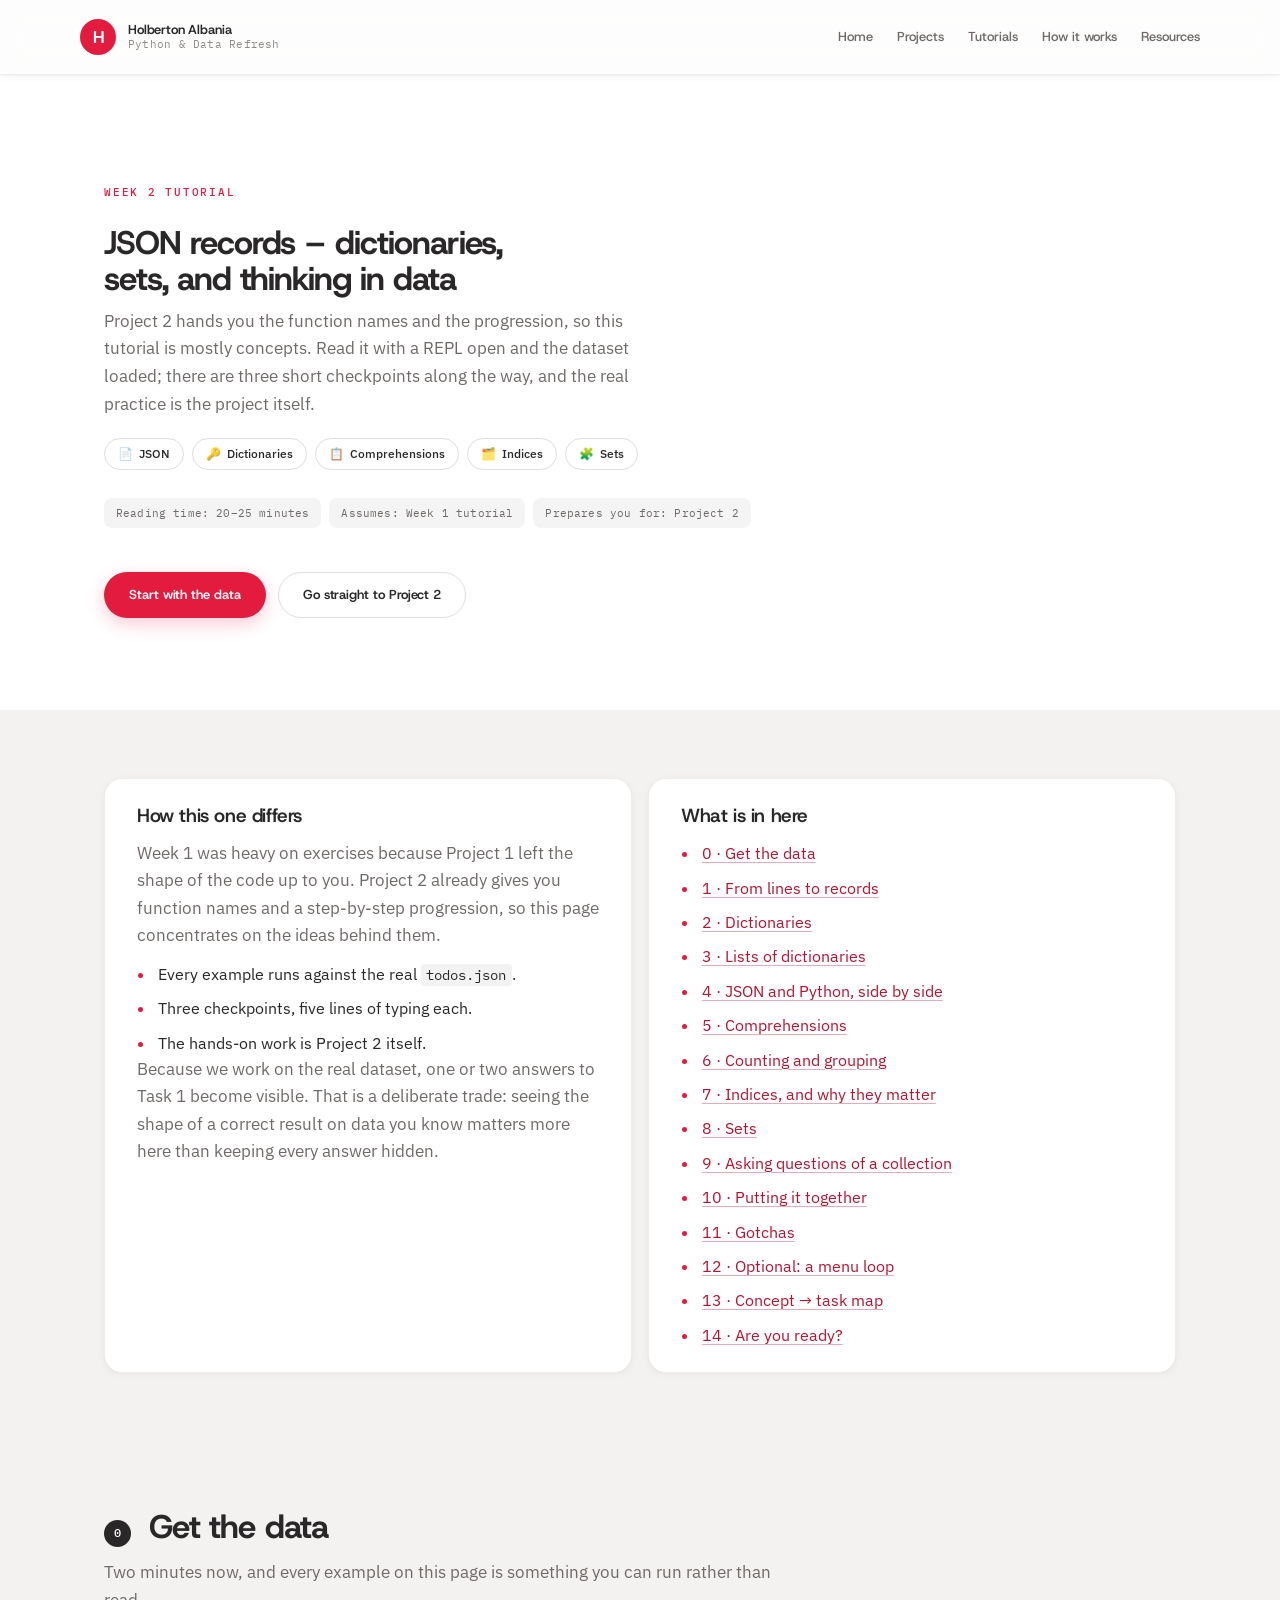
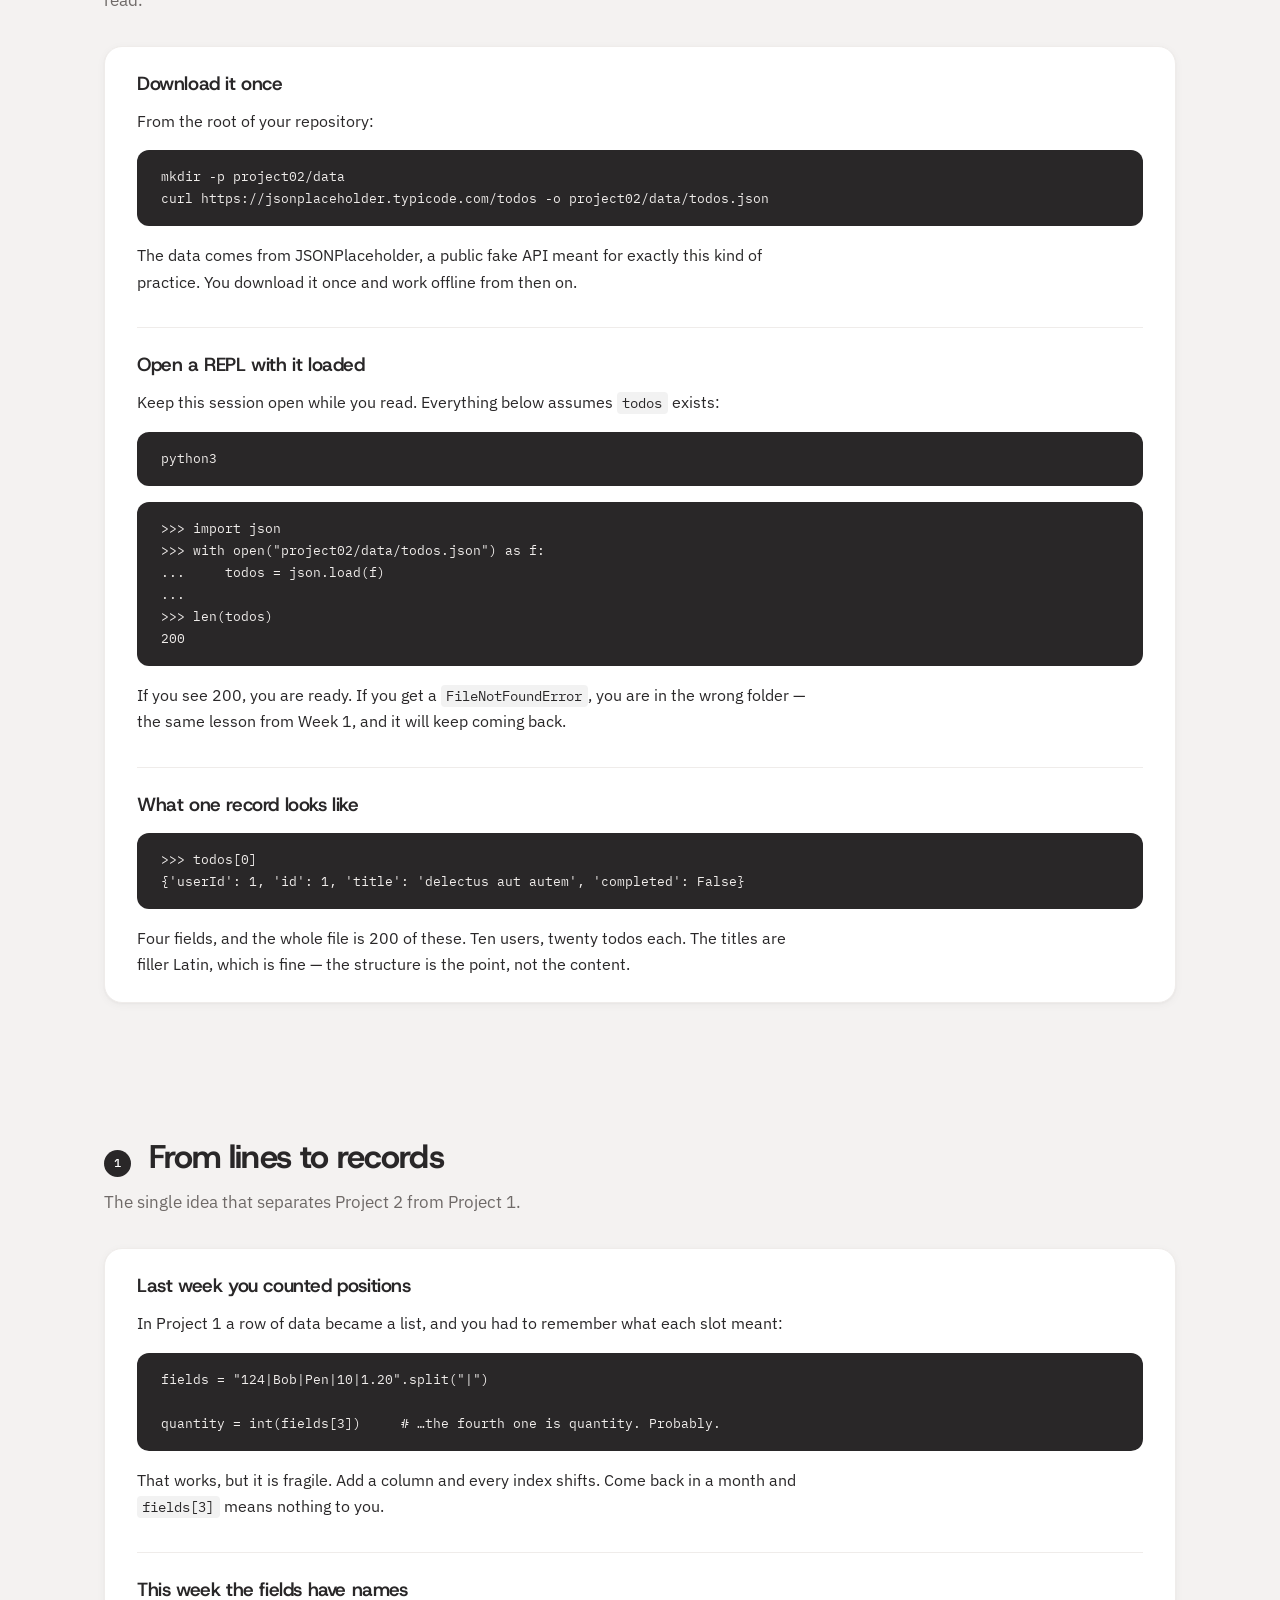
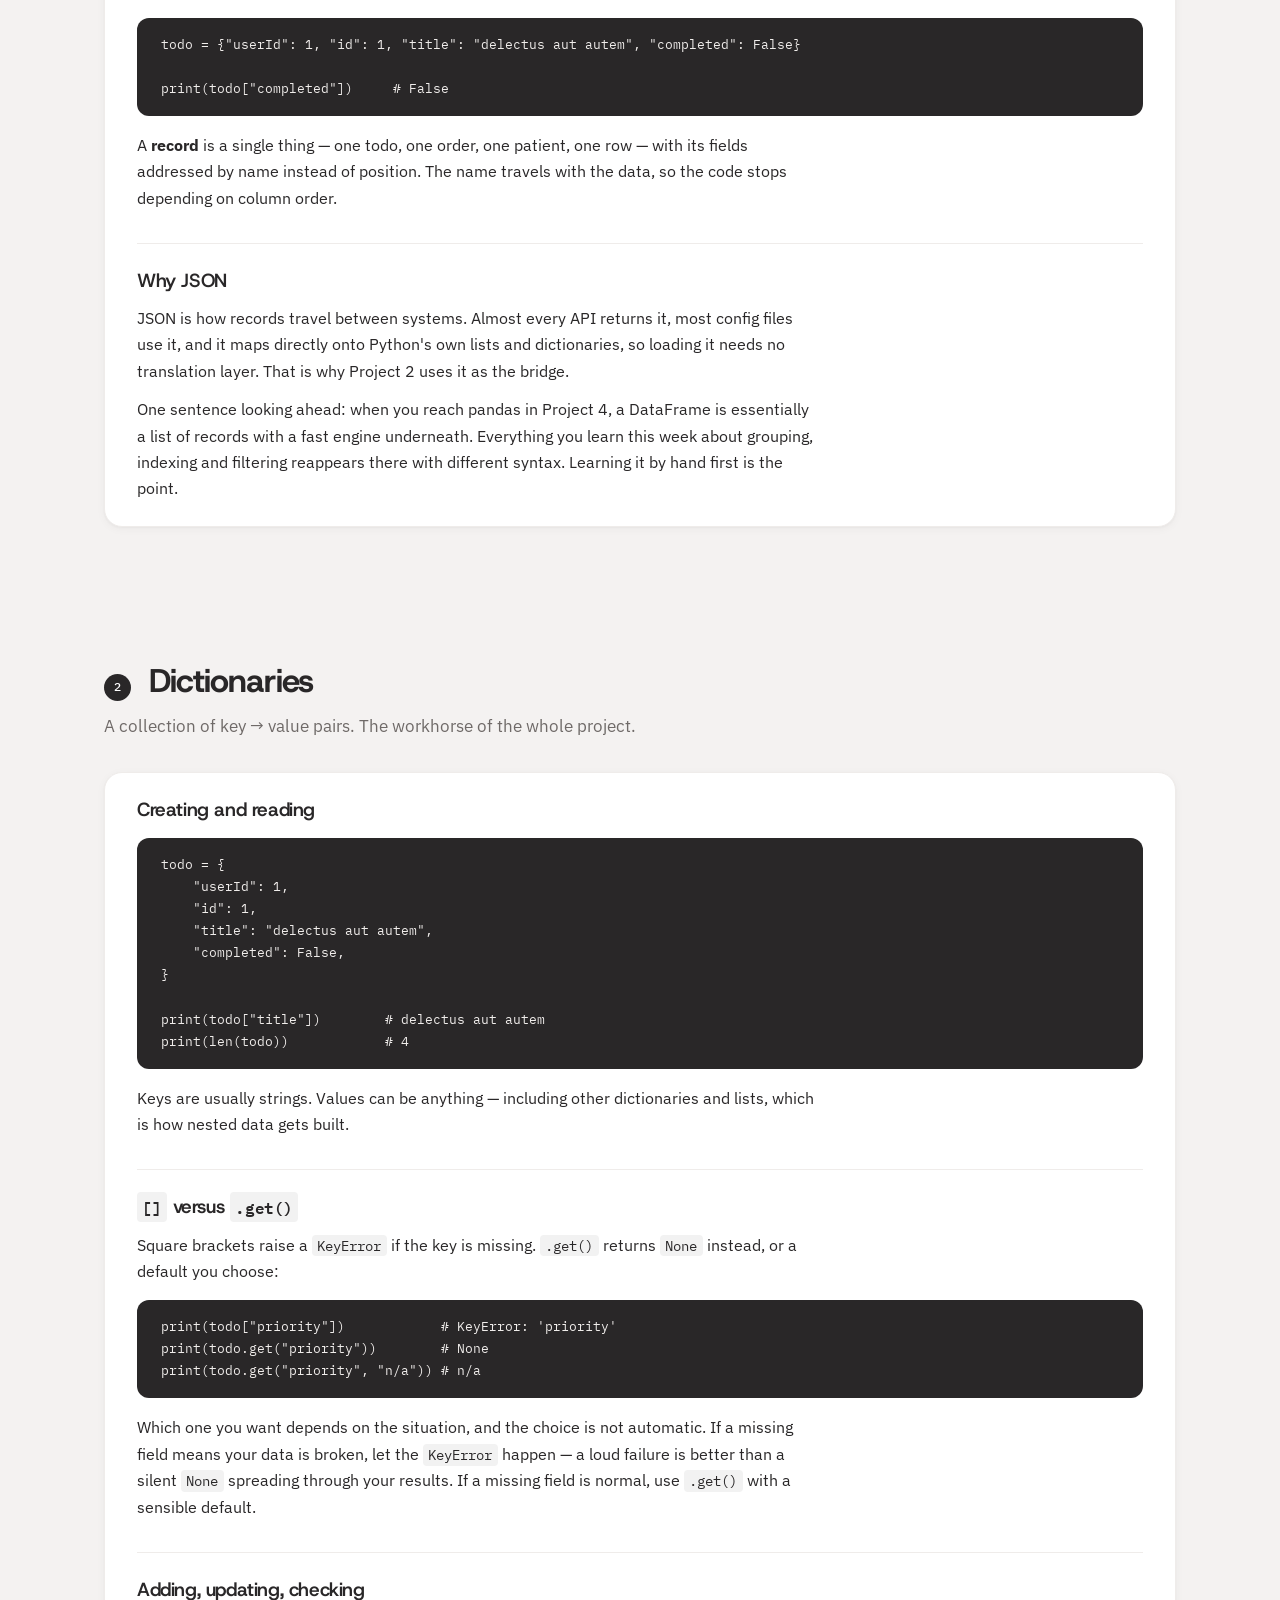
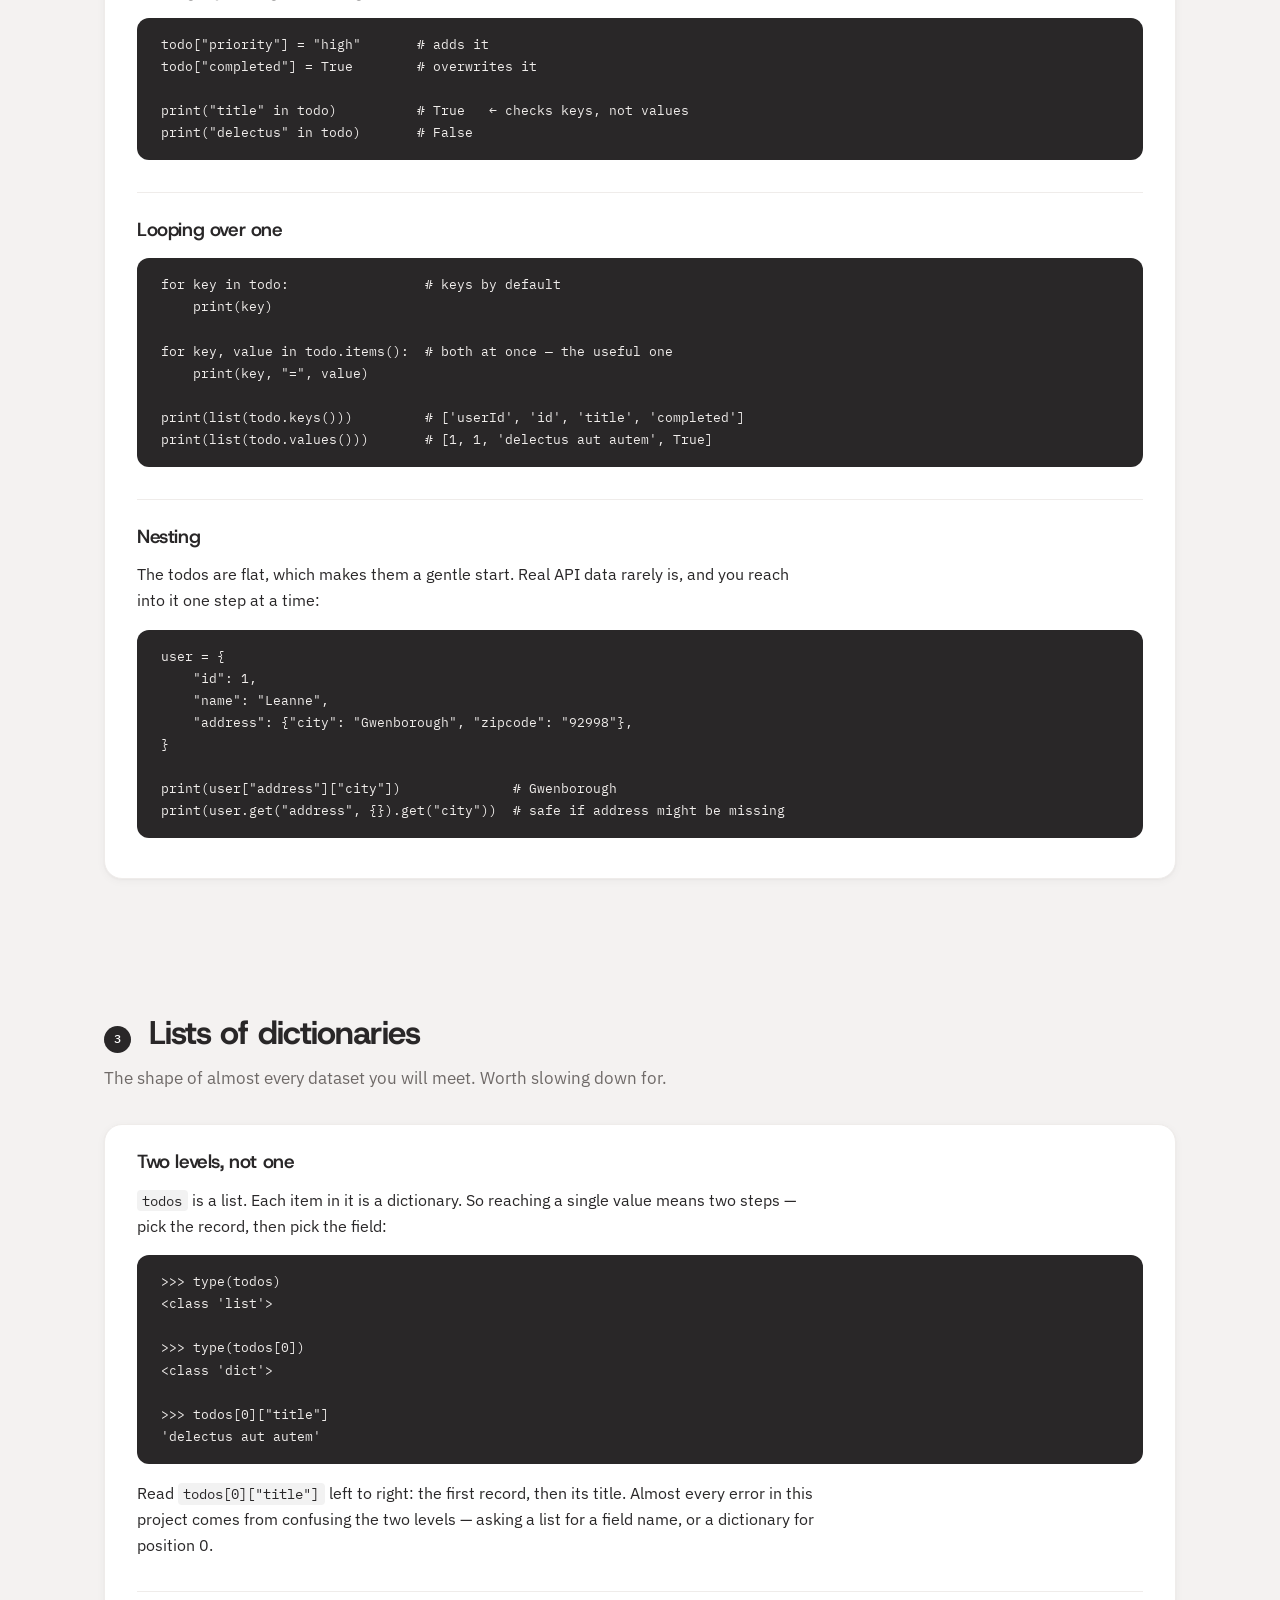
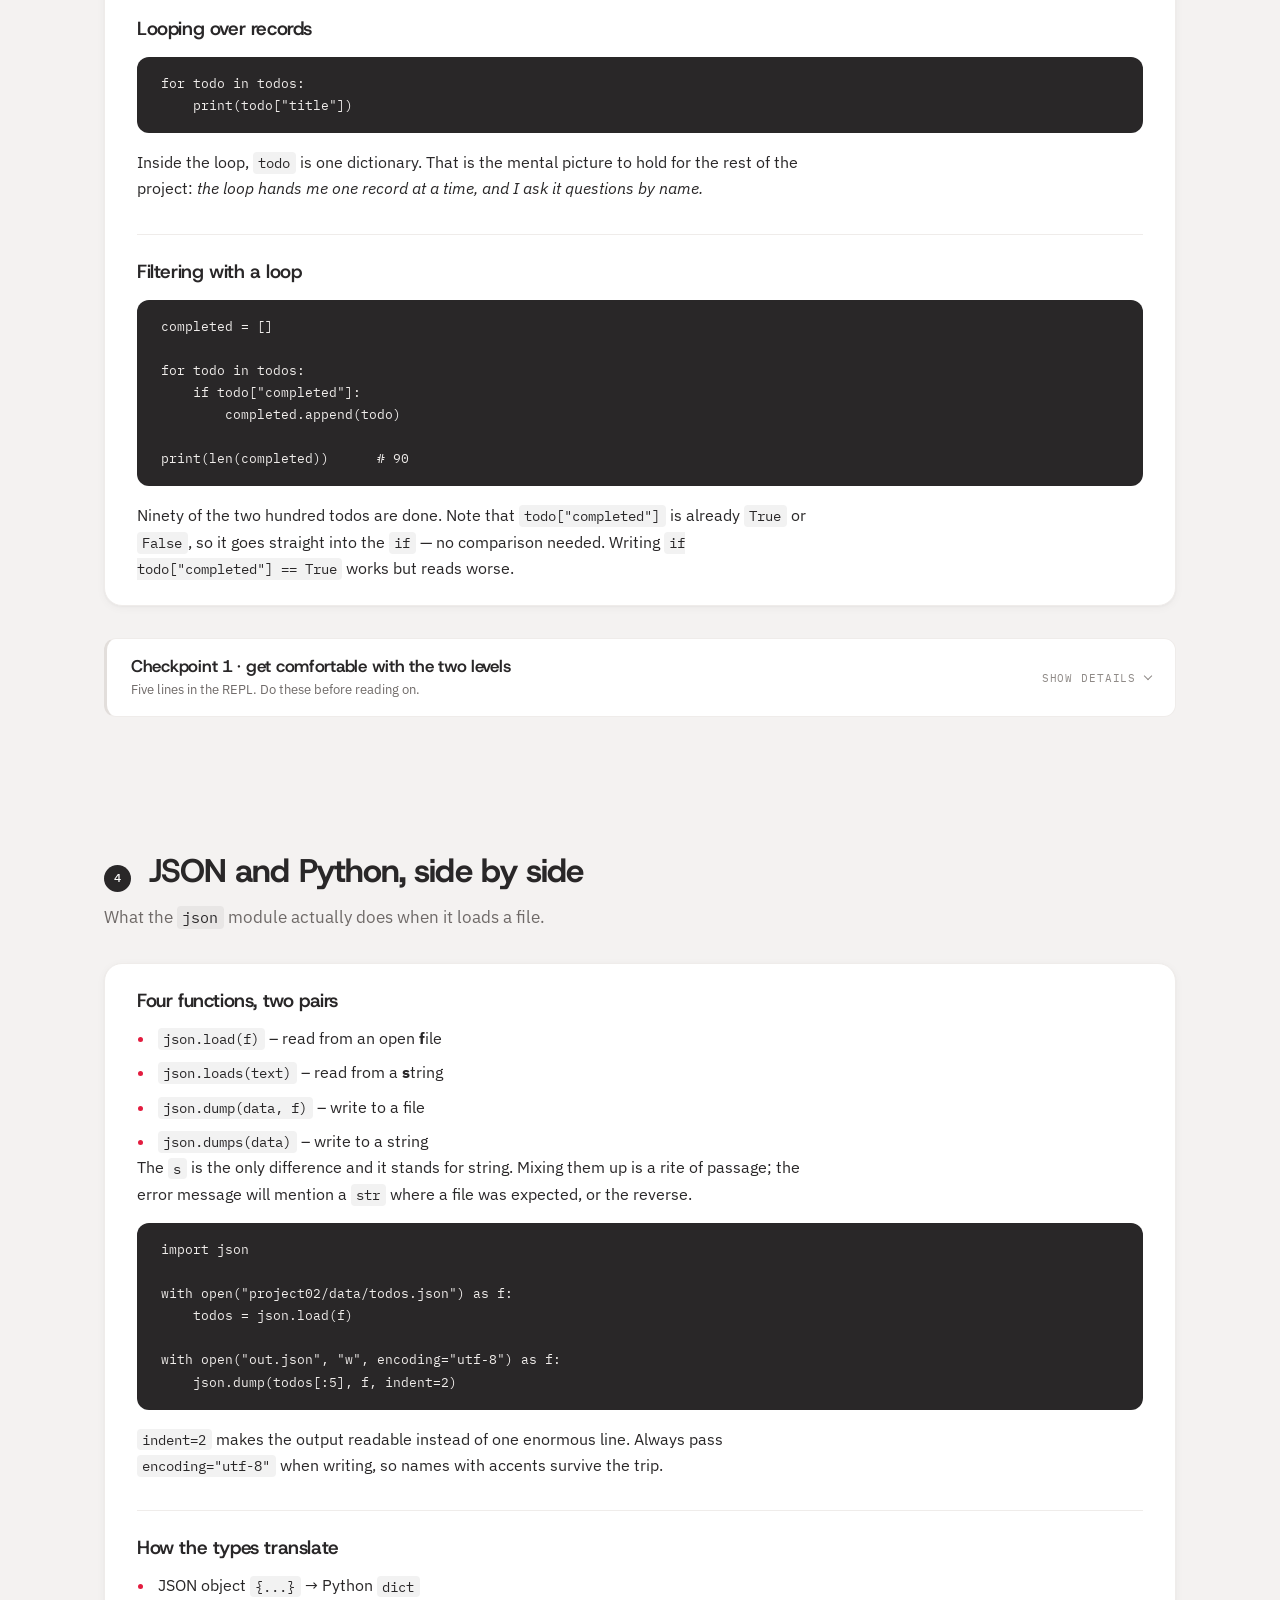
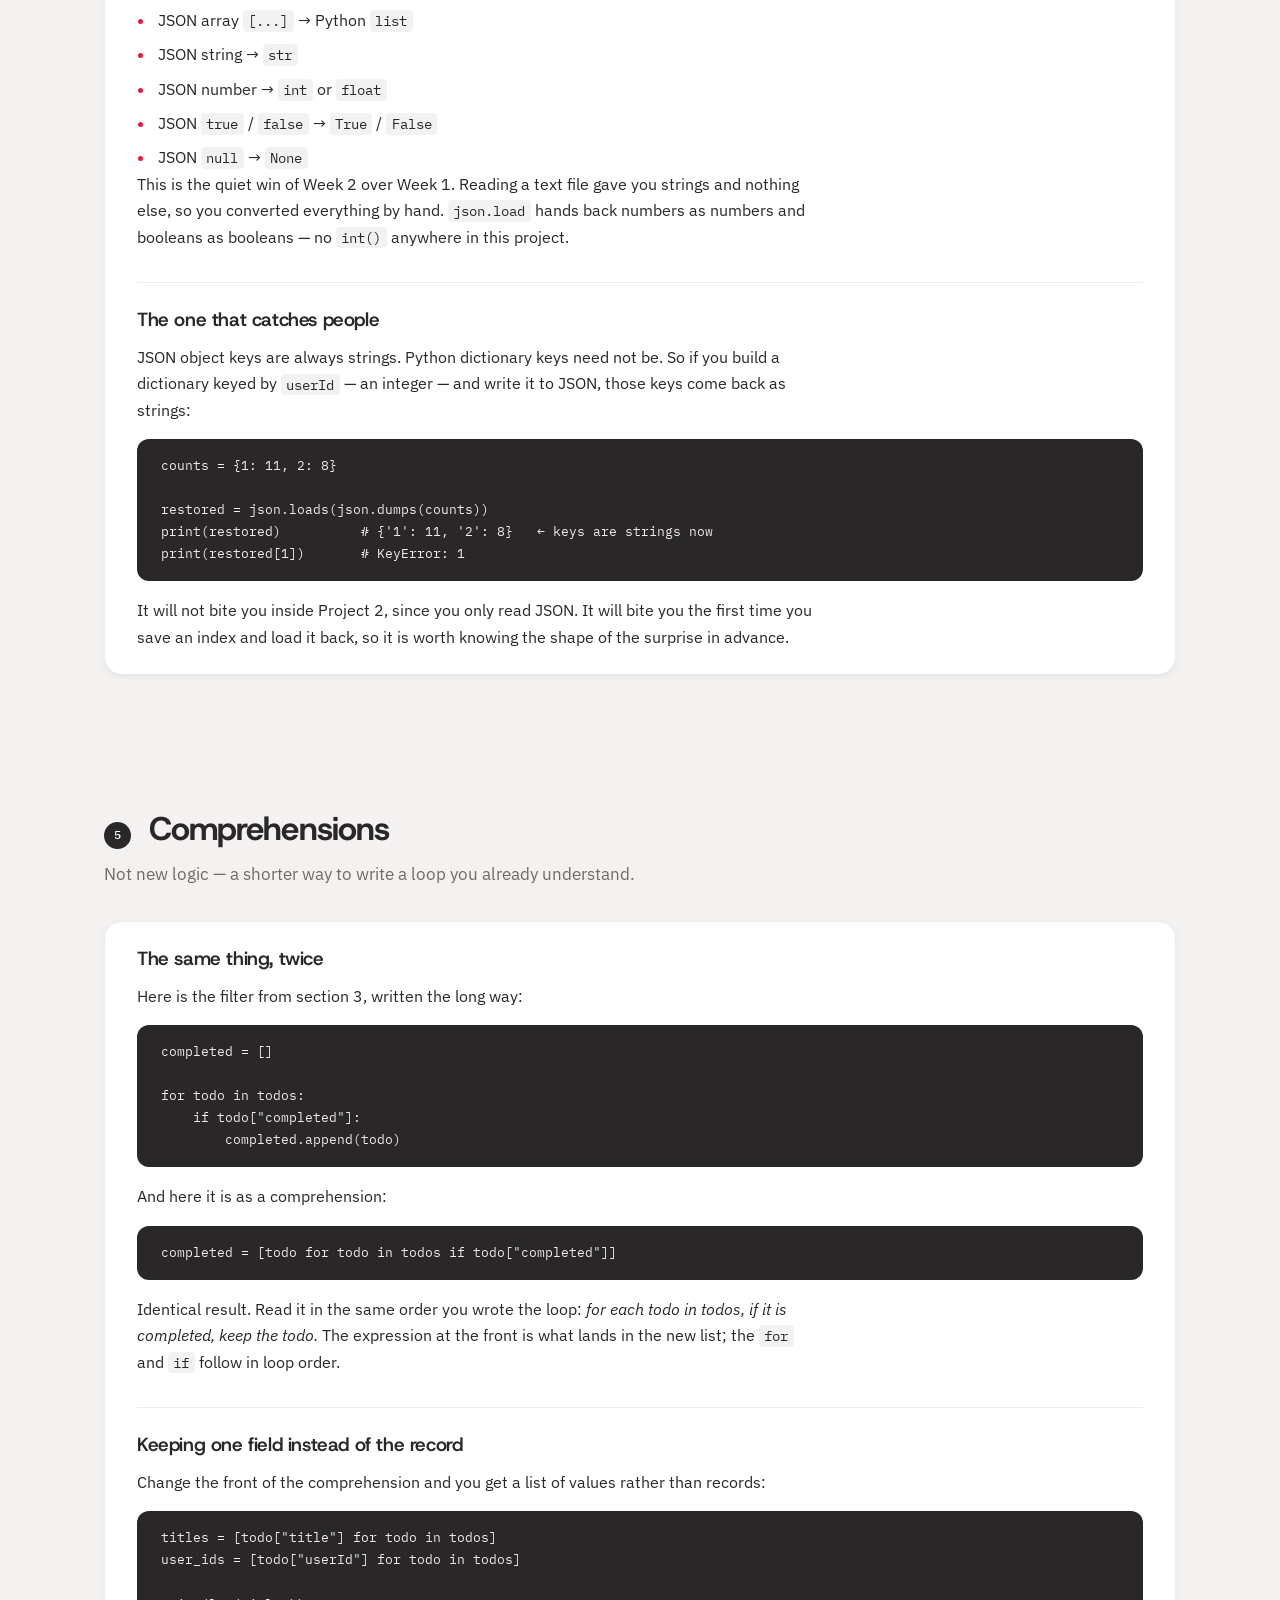
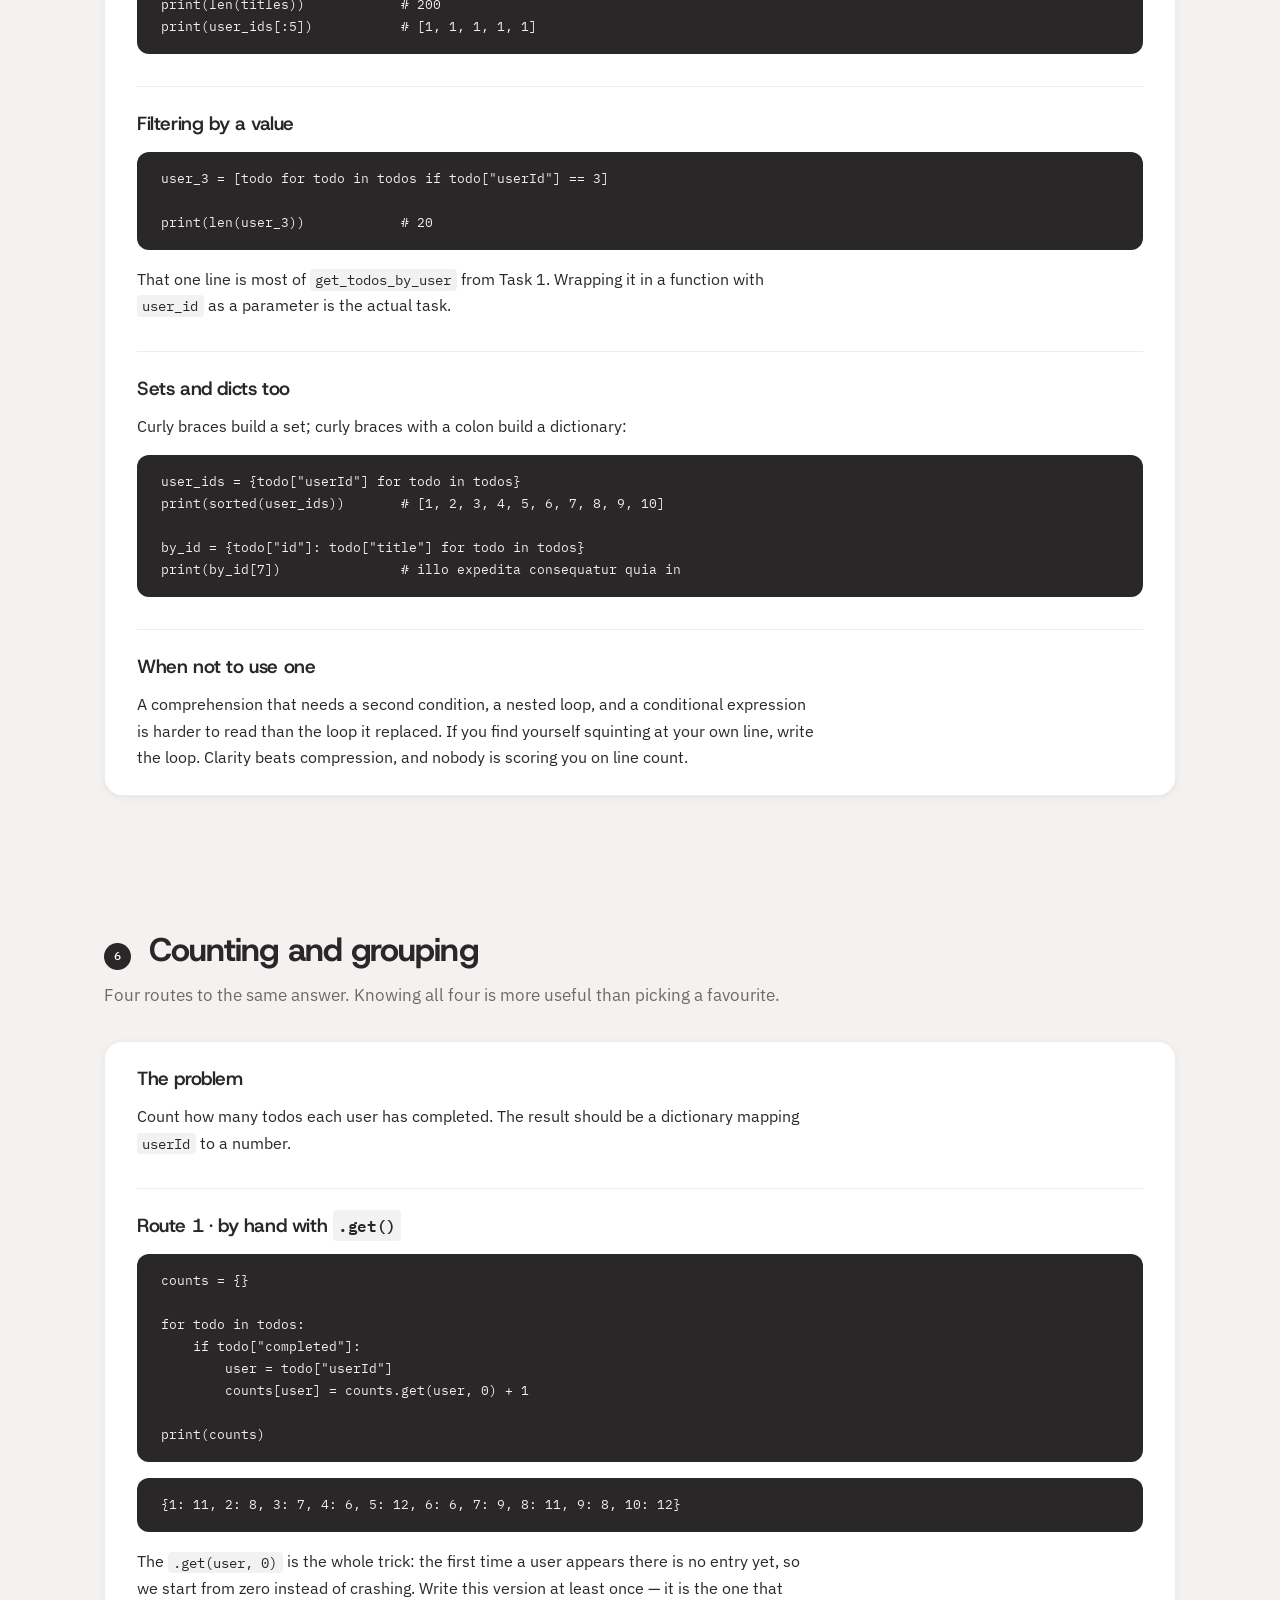
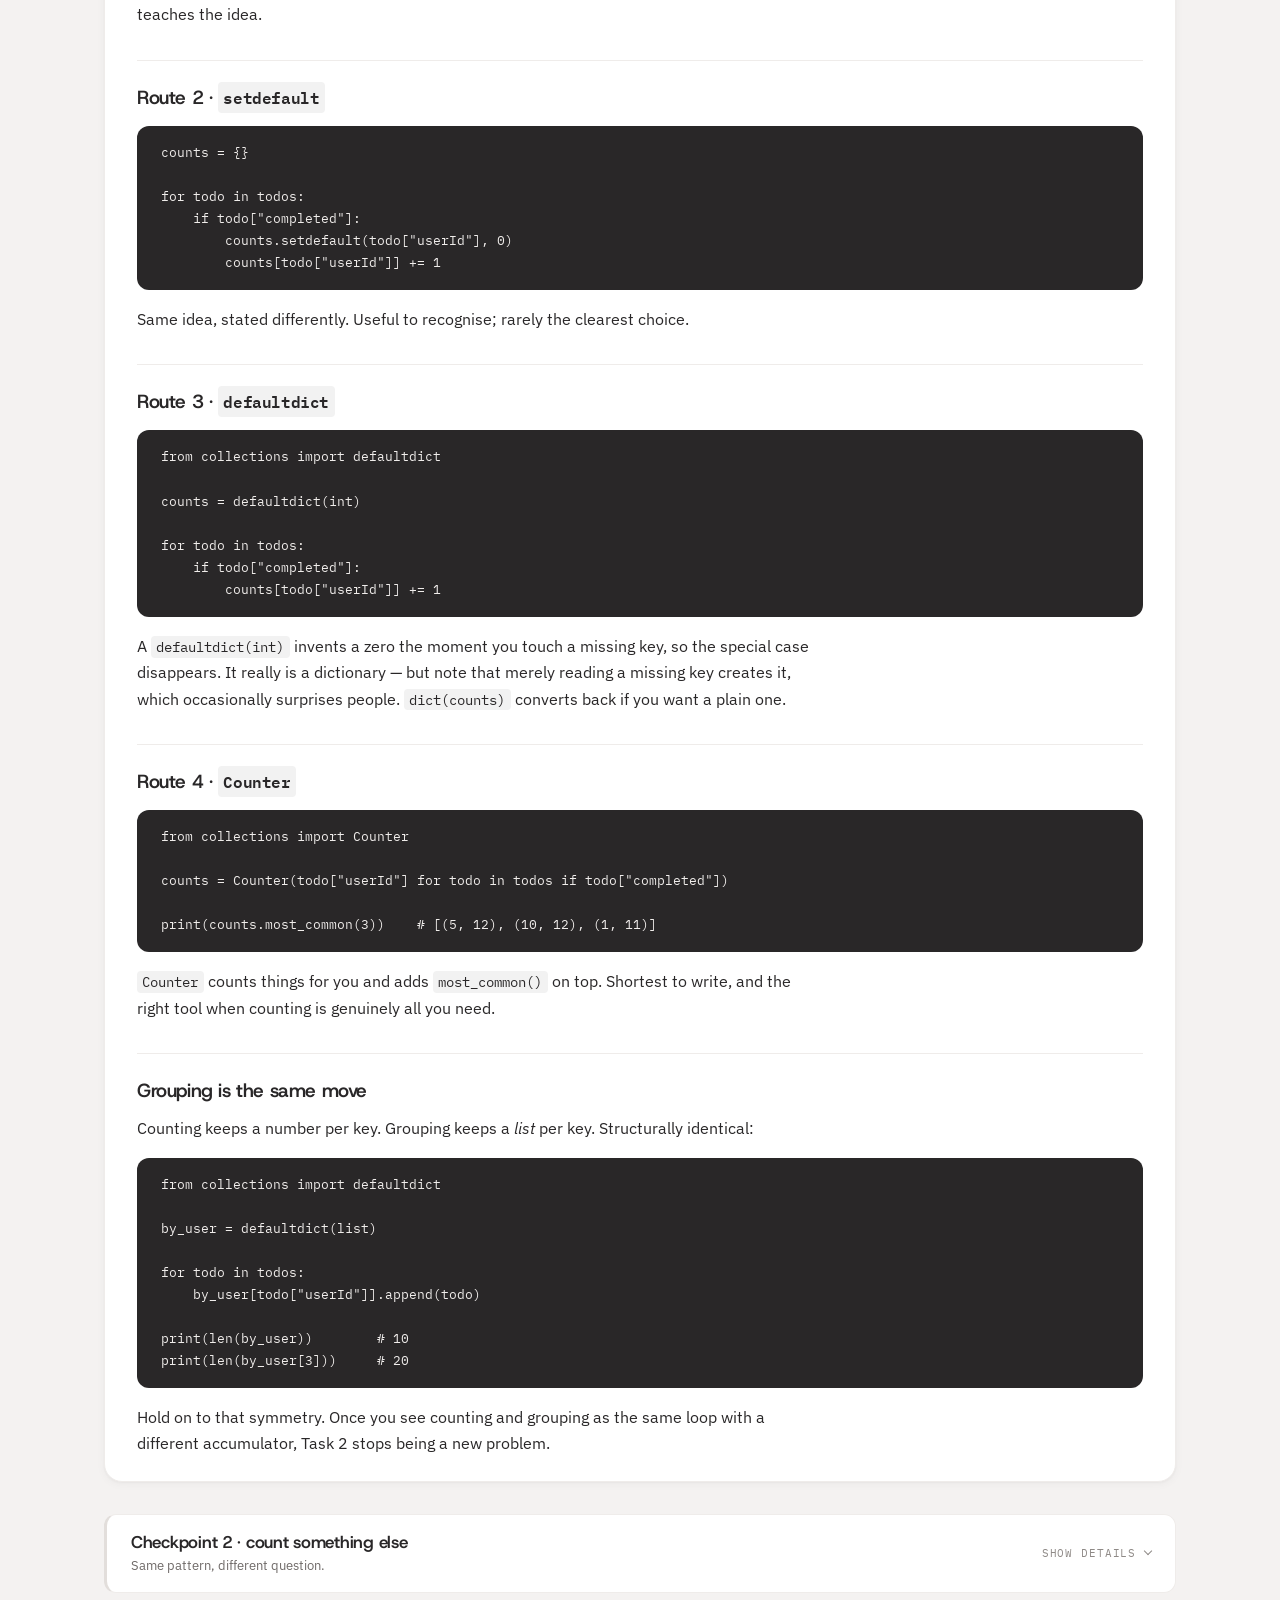
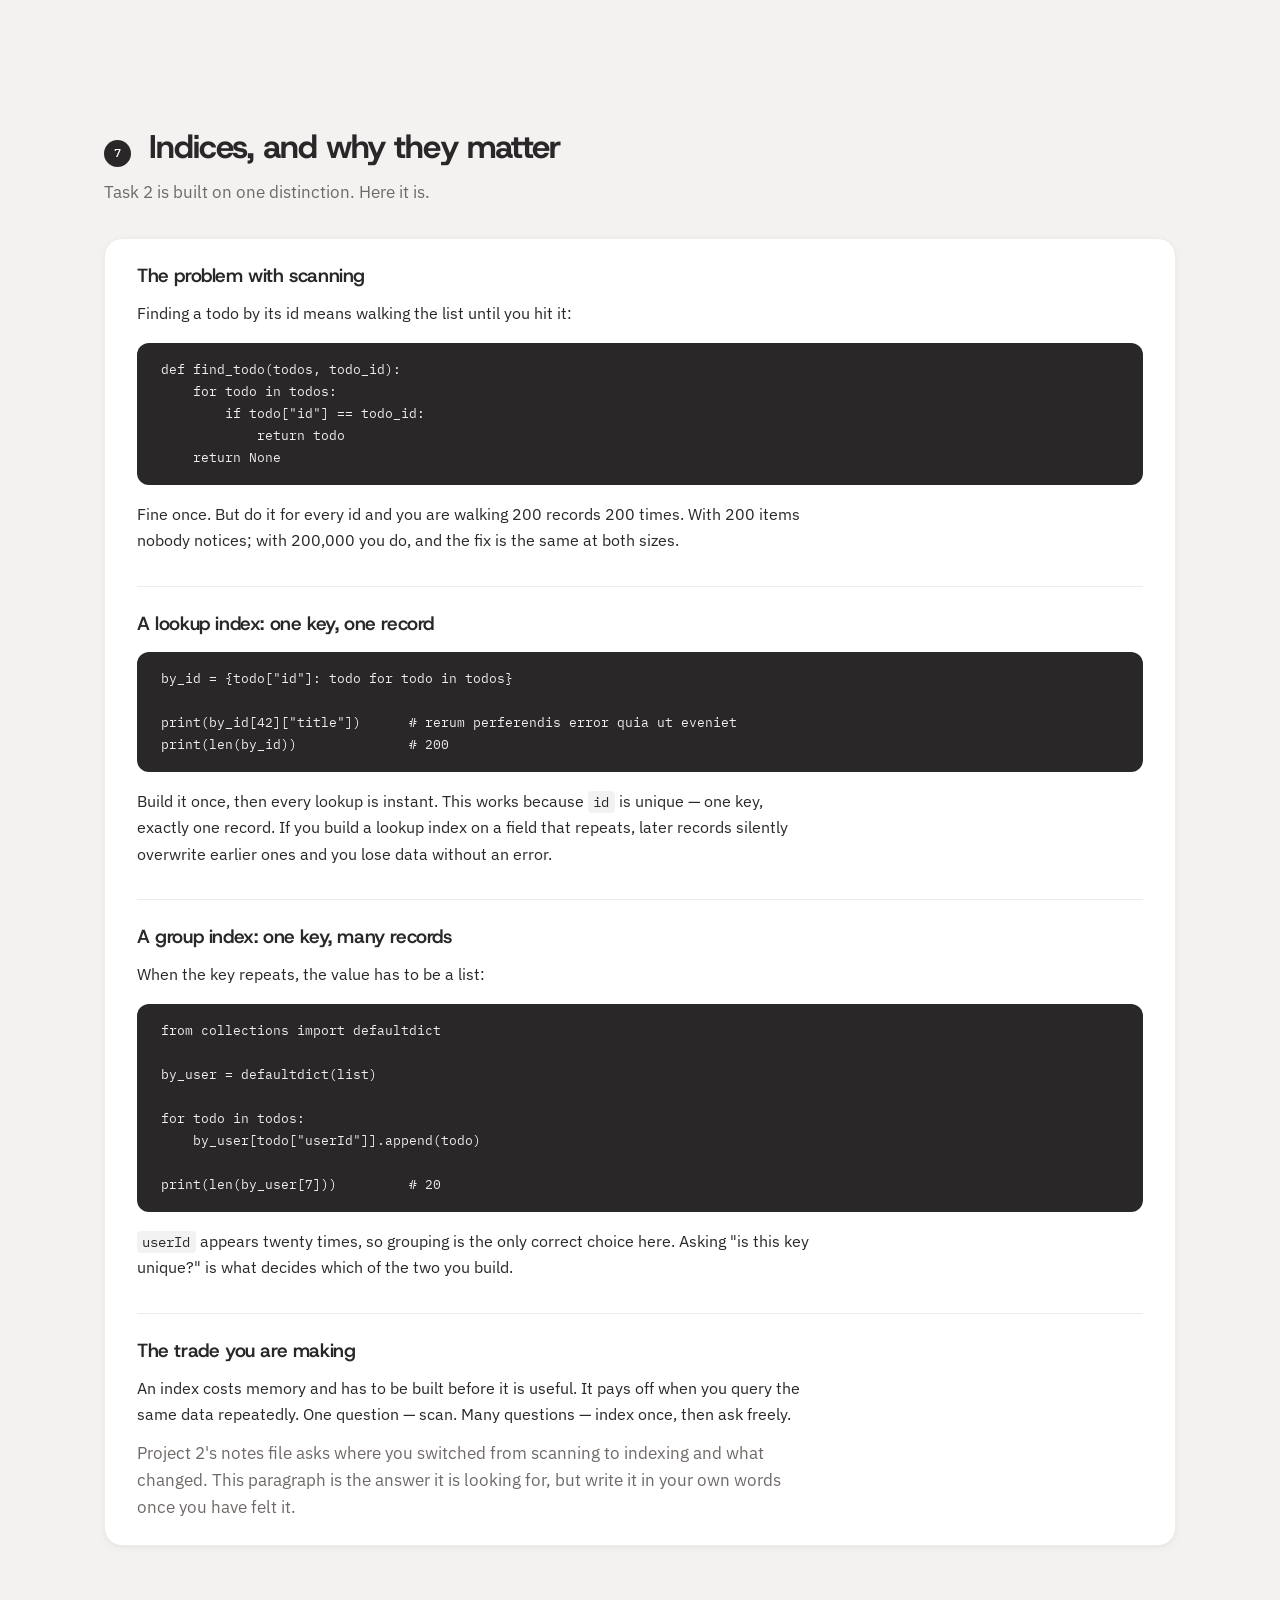
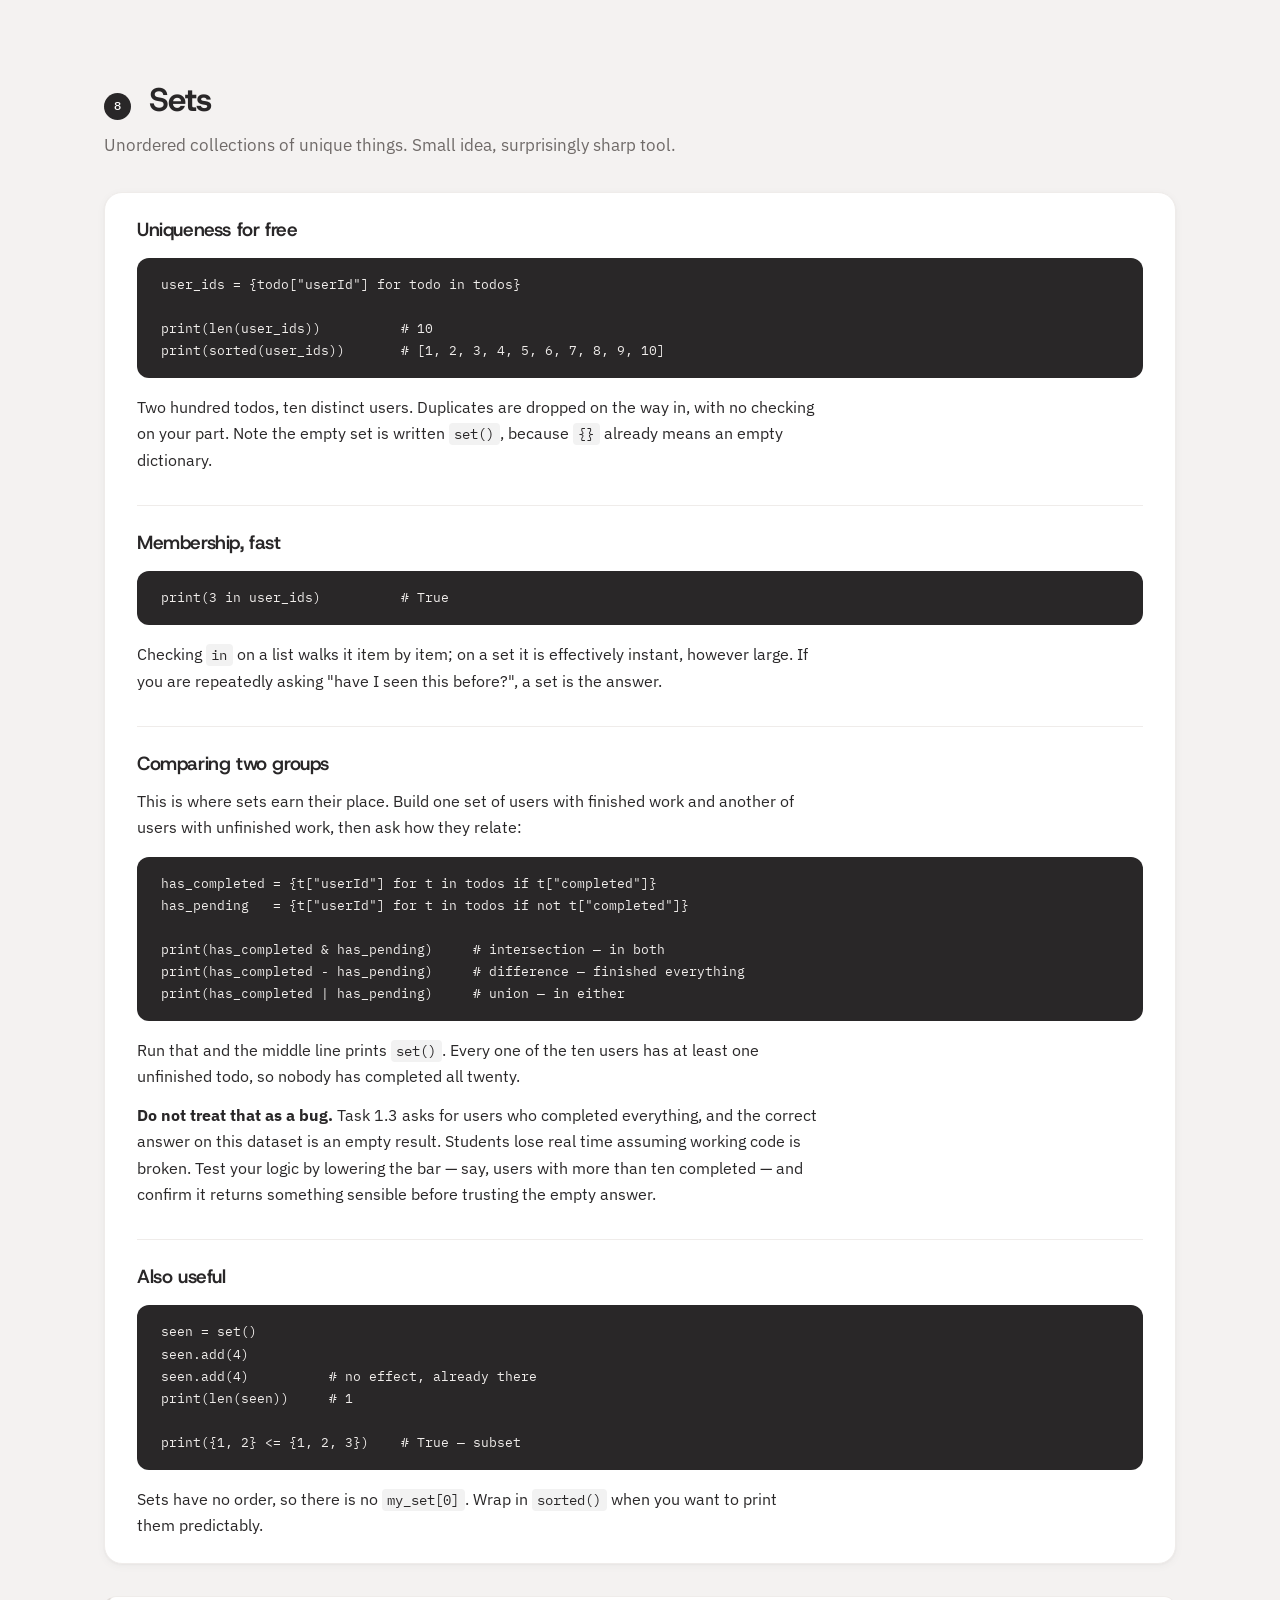
<file: docs/tutorials/week2-json-data-structures.html>
<!DOCTYPE html>
<html lang="en">
<head>
  <meta charset="UTF-8">
  <title>Week 2 · JSON records – dictionaries, sets, and thinking in data</title>
  <meta name="viewport" content="width=device-width, initial-scale=1">
  <link rel="stylesheet" href="../assets/css/main.css">
</head>
<body class="bg-light text-main">

  <header class="site-header bg-white shadow-sm">
    <div class="container header-inner">
      <div class="brand">
        <div class="brand-logo-circle bg-cherry text-on-primary">H</div>
        <div class="brand-text">
          <span class="brand-name">Holberton Albania</span>
          <span class="brand-tagline">Python &amp; Data Refresh</span>
        </div>
      </div>
      <nav class="nav">
        <a href="../index.html#hero" class="nav-link">Home</a>
        <a href="../index.html#projects" class="nav-link">Projects</a>
        <a href="../index.html#tutorials" class="nav-link">Tutorials</a>
        <a href="../index.html#how" class="nav-link">How it works</a>
        <a href="../index.html#resources" class="nav-link">Resources</a>
      </nav>
    </div>
  </header>

  <main>
    <!-- Hero -->
    <section class="section bg-white">
      <div class="container">
        <div class="project-hero project-hero-inner">
          <p class="eyebrow">Week 2 tutorial</p>
          <h1 class="project-hero-title">JSON records – dictionaries, sets, and thinking in data</h1>
          <p class="project-hero-subtitle">
            Project 2 hands you the function names and the progression, so this tutorial is mostly concepts.
            Read it with a REPL open and the dataset loaded; there are three short checkpoints along the way,
            and the real practice is the project itself.
          </p>

          <div class="project-hero-tags">
            <span class="pill-tag"><span class="pill-tag-icon">📄</span> JSON</span>
            <span class="pill-tag"><span class="pill-tag-icon">🔑</span> Dictionaries</span>
            <span class="pill-tag"><span class="pill-tag-icon">📋</span> Comprehensions</span>
            <span class="pill-tag"><span class="pill-tag-icon">🗂️</span> Indices</span>
            <span class="pill-tag"><span class="pill-tag-icon">🧩</span> Sets</span>
          </div>

          <div class="info-strip">
            <span class="info-pill">Reading time: 20–25 minutes</span>
            <span class="info-pill">Assumes: Week 1 tutorial</span>
            <span class="info-pill">Prepares you for: Project 2</span>
          </div>

          <div class="hero-actions">
            <a href="#data" class="btn btn-primary">Start with the data</a>
            <a href="../projects/02-data-structures.html" class="btn btn-ghost">Go straight to Project 2</a>
          </div>
        </div>
      </div>
    </section>

    <!-- How to use + contents -->
    <section class="section bg-light">
      <div class="container section-inner">
        <div class="section-card-grid">
          <article class="info-card">
            <h3>How this one differs</h3>
            <p class="section-subtitle">
              Week 1 was heavy on exercises because Project 1 left the shape of the code up to you. Project 2
              already gives you function names and a step-by-step progression, so this page concentrates on
              the ideas behind them.
            </p>
            <ul class="study-list">
              <li>Every example runs against the real <code>todos.json</code>.</li>
              <li>Three checkpoints, five lines of typing each.</li>
              <li>The hands-on work is Project 2 itself.</li>
            </ul>
            <p class="section-subtitle">
              Because we work on the real dataset, one or two answers to Task 1 become visible. That is a
              deliberate trade: seeing the shape of a correct result on data you know matters more here than
              keeping every answer hidden.
            </p>
          </article>

          <article class="info-card">
            <h3>What is in here</h3>
            <ul class="study-list">
              <li><a href="#data">0 · Get the data</a></li>
              <li><a href="#records">1 · From lines to records</a></li>
              <li><a href="#dicts">2 · Dictionaries</a></li>
              <li><a href="#lists-of-dicts">3 · Lists of dictionaries</a></li>
              <li><a href="#json">4 · JSON and Python, side by side</a></li>
              <li><a href="#comprehensions">5 · Comprehensions</a></li>
              <li><a href="#counting">6 · Counting and grouping</a></li>
              <li><a href="#indices">7 · Indices, and why they matter</a></li>
              <li><a href="#sets">8 · Sets</a></li>
              <li><a href="#questions">9 · Asking questions of a collection</a></li>
              <li><a href="#together">10 · Putting it together</a></li>
              <li><a href="#gotchas">11 · Gotchas</a></li>
              <li><a href="#menu">12 · Optional: a menu loop</a></li>
              <li><a href="#map">13 · Concept → task map</a></li>
              <li><a href="#checklist">14 · Are you ready?</a></li>
            </ul>
          </article>
        </div>
      </div>
    </section>

    <!-- 0 · Get the data -->
    <section id="data" class="section">
      <div class="container section-inner">
        <header class="section-header">
          <h2><span class="icon-circle">0</span> Get the data</h2>
          <p class="section-subtitle">
            Two minutes now, and every example on this page is something you can run rather than read.
          </p>
        </header>

        <article class="info-card">
          <h3>Download it once</h3>
          <p>From the root of your repository:</p>
          <pre><code>mkdir -p project02/data
curl https://jsonplaceholder.typicode.com/todos -o project02/data/todos.json</code></pre>
          <p>
            The data comes from JSONPlaceholder, a public fake API meant for exactly this kind of practice.
            You download it once and work offline from then on.
          </p>

          <h3>Open a REPL with it loaded</h3>
          <p>
            Keep this session open while you read. Everything below assumes <code>todos</code> exists:
          </p>
          <pre><code>python3</code></pre>
          <pre><code>&gt;&gt;&gt; import json
&gt;&gt;&gt; with open("project02/data/todos.json") as f:
...     todos = json.load(f)
...
&gt;&gt;&gt; len(todos)
200</code></pre>
          <p>
            If you see 200, you are ready. If you get a <code>FileNotFoundError</code>, you are in the wrong
            folder — the same lesson from Week 1, and it will keep coming back.
          </p>

          <h3>What one record looks like</h3>
          <pre><code>&gt;&gt;&gt; todos[0]
{'userId': 1, 'id': 1, 'title': 'delectus aut autem', 'completed': False}</code></pre>
          <p>
            Four fields, and the whole file is 200 of these. Ten users, twenty todos each. The titles are
            filler Latin, which is fine — the structure is the point, not the content.
          </p>
        </article>
      </div>
    </section>

    <!-- 1 · From lines to records -->
    <section id="records" class="section bg-light">
      <div class="container section-inner">
        <header class="section-header">
          <h2><span class="icon-circle">1</span> From lines to records</h2>
          <p class="section-subtitle">
            The single idea that separates Project 2 from Project 1.
          </p>
        </header>

        <article class="info-card">
          <h3>Last week you counted positions</h3>
          <p>In Project 1 a row of data became a list, and you had to remember what each slot meant:</p>
          <pre><code>fields = "124|Bob|Pen|10|1.20".split("|")

quantity = int(fields[3])     # …the fourth one is quantity. Probably.</code></pre>
          <p>
            That works, but it is fragile. Add a column and every index shifts. Come back in a month and
            <code>fields[3]</code> means nothing to you.
          </p>

          <h3>This week the fields have names</h3>
          <pre><code>todo = {"userId": 1, "id": 1, "title": "delectus aut autem", "completed": False}

print(todo["completed"])     # False</code></pre>
          <p>
            A <strong>record</strong> is a single thing — one todo, one order, one patient, one row — with its
            fields addressed by name instead of position. The name travels with the data, so the code stops
            depending on column order.
          </p>

          <h3>Why JSON</h3>
          <p>
            JSON is how records travel between systems. Almost every API returns it, most config files use it,
            and it maps directly onto Python's own lists and dictionaries, so loading it needs no translation
            layer. That is why Project 2 uses it as the bridge.
          </p>
          <p>
            One sentence looking ahead: when you reach pandas in Project 4, a DataFrame is essentially a list
            of records with a fast engine underneath. Everything you learn this week about grouping, indexing
            and filtering reappears there with different syntax. Learning it by hand first is the point.
          </p>
        </article>
      </div>
    </section>

    <!-- 2 · Dictionaries -->
    <section id="dicts" class="section">
      <div class="container section-inner">
        <header class="section-header">
          <h2><span class="icon-circle">2</span> Dictionaries</h2>
          <p class="section-subtitle">
            A collection of key → value pairs. The workhorse of the whole project.
          </p>
        </header>

        <article class="info-card">
          <h3>Creating and reading</h3>
          <pre><code>todo = {
    "userId": 1,
    "id": 1,
    "title": "delectus aut autem",
    "completed": False,
}

print(todo["title"])        # delectus aut autem
print(len(todo))            # 4</code></pre>
          <p>
            Keys are usually strings. Values can be anything — including other dictionaries and lists, which is
            how nested data gets built.
          </p>

          <h3><code>[]</code> versus <code>.get()</code></h3>
          <p>
            Square brackets raise a <code>KeyError</code> if the key is missing. <code>.get()</code> returns
            <code>None</code> instead, or a default you choose:
          </p>
          <pre><code>print(todo["priority"])            # KeyError: 'priority'
print(todo.get("priority"))        # None
print(todo.get("priority", "n/a")) # n/a</code></pre>
          <p>
            Which one you want depends on the situation, and the choice is not automatic. If a missing field
            means your data is broken, let the <code>KeyError</code> happen — a loud failure is better than a
            silent <code>None</code> spreading through your results. If a missing field is normal, use
            <code>.get()</code> with a sensible default.
          </p>

          <h3>Adding, updating, checking</h3>
          <pre><code>todo["priority"] = "high"       # adds it
todo["completed"] = True        # overwrites it

print("title" in todo)          # True   ← checks keys, not values
print("delectus" in todo)       # False</code></pre>

          <h3>Looping over one</h3>
          <pre><code>for key in todo:                 # keys by default
    print(key)

for key, value in todo.items():  # both at once — the useful one
    print(key, "=", value)

print(list(todo.keys()))         # ['userId', 'id', 'title', 'completed']
print(list(todo.values()))       # [1, 1, 'delectus aut autem', True]</code></pre>

          <h3>Nesting</h3>
          <p>
            The todos are flat, which makes them a gentle start. Real API data rarely is, and you reach into it
            one step at a time:
          </p>
          <pre><code>user = {
    "id": 1,
    "name": "Leanne",
    "address": {"city": "Gwenborough", "zipcode": "92998"},
}

print(user["address"]["city"])              # Gwenborough
print(user.get("address", {}).get("city"))  # safe if address might be missing</code></pre>
        </article>
      </div>
    </section>

    <!-- 3 · Lists of dicts -->
    <section id="lists-of-dicts" class="section bg-light">
      <div class="container section-inner">
        <header class="section-header">
          <h2><span class="icon-circle">3</span> Lists of dictionaries</h2>
          <p class="section-subtitle">
            The shape of almost every dataset you will meet. Worth slowing down for.
          </p>
        </header>

        <article class="info-card">
          <h3>Two levels, not one</h3>
          <p>
            <code>todos</code> is a list. Each item in it is a dictionary. So reaching a single value means two
            steps — pick the record, then pick the field:
          </p>
          <pre><code>&gt;&gt;&gt; type(todos)
&lt;class 'list'&gt;

&gt;&gt;&gt; type(todos[0])
&lt;class 'dict'&gt;

&gt;&gt;&gt; todos[0]["title"]
'delectus aut autem'</code></pre>
          <p>
            Read <code>todos[0]["title"]</code> left to right: the first record, then its title. Almost every
            error in this project comes from confusing the two levels — asking a list for a field name, or a
            dictionary for position 0.
          </p>

          <h3>Looping over records</h3>
          <pre><code>for todo in todos:
    print(todo["title"])</code></pre>
          <p>
            Inside the loop, <code>todo</code> is one dictionary. That is the mental picture to hold for the
            rest of the project: <em>the loop hands me one record at a time, and I ask it questions by name.</em>
          </p>

          <h3>Filtering with a loop</h3>
          <pre><code>completed = []

for todo in todos:
    if todo["completed"]:
        completed.append(todo)

print(len(completed))      # 90</code></pre>
          <p>
            Ninety of the two hundred todos are done. Note that <code>todo["completed"]</code> is already
            <code>True</code> or <code>False</code>, so it goes straight into the <code>if</code> — no
            comparison needed. Writing <code>if todo["completed"] == True</code> works but reads worse.
          </p>
        </article>

        <div class="tasks-grid">
          <article class="task-card">
            <div class="task-header">
              <div class="task-header-main">
                <h3 class="task-title">Checkpoint 1 · get comfortable with the two levels</h3>
                <p class="task-subtitle">Five lines in the REPL. Do these before reading on.</p>
              </div>
              <div class="task-toggle"></div>
            </div>
            <div class="task-body">
              <ul>
                <li>Print the title of the last todo in the list.</li>
                <li>Print how many todos belong to user 3.</li>
                <li>Print the <code>id</code> of the first todo that is already completed.</li>
                <li>Now try <code>todos["title"]</code> on purpose, and read the error. That message is one
                  you will see again.</li>
              </ul>
            </div>
          </article>
        </div>
      </div>
    </section>

    <!-- 4 · JSON and Python -->
    <section id="json" class="section">
      <div class="container section-inner">
        <header class="section-header">
          <h2><span class="icon-circle">4</span> JSON and Python, side by side</h2>
          <p class="section-subtitle">
            What the <code>json</code> module actually does when it loads a file.
          </p>
        </header>

        <article class="info-card">
          <h3>Four functions, two pairs</h3>
          <ul class="study-list">
            <li><code>json.load(f)</code> – read from an open <strong>f</strong>ile</li>
            <li><code>json.loads(text)</code> – read from a <strong>s</strong>tring</li>
            <li><code>json.dump(data, f)</code> – write to a file</li>
            <li><code>json.dumps(data)</code> – write to a string</li>
          </ul>
          <p>
            The <code>s</code> is the only difference and it stands for string. Mixing them up is a rite of
            passage; the error message will mention a <code>str</code> where a file was expected, or the reverse.
          </p>
          <pre><code>import json

with open("project02/data/todos.json") as f:
    todos = json.load(f)

with open("out.json", "w", encoding="utf-8") as f:
    json.dump(todos[:5], f, indent=2)</code></pre>
          <p>
            <code>indent=2</code> makes the output readable instead of one enormous line. Always pass
            <code>encoding="utf-8"</code> when writing, so names with accents survive the trip.
          </p>

          <h3>How the types translate</h3>
          <ul class="study-list">
            <li>JSON object <code>{...}</code> → Python <code>dict</code></li>
            <li>JSON array <code>[...]</code> → Python <code>list</code></li>
            <li>JSON string → <code>str</code></li>
            <li>JSON number → <code>int</code> or <code>float</code></li>
            <li>JSON <code>true</code> / <code>false</code> → <code>True</code> / <code>False</code></li>
            <li>JSON <code>null</code> → <code>None</code></li>
          </ul>
          <p>
            This is the quiet win of Week 2 over Week 1. Reading a text file gave you strings and nothing else,
            so you converted everything by hand. <code>json.load</code> hands back numbers as numbers and
            booleans as booleans — no <code>int()</code> anywhere in this project.
          </p>

          <h3>The one that catches people</h3>
          <p>
            JSON object keys are always strings. Python dictionary keys need not be. So if you build a
            dictionary keyed by <code>userId</code> — an integer — and write it to JSON, those keys come back
            as strings:
          </p>
          <pre><code>counts = {1: 11, 2: 8}

restored = json.loads(json.dumps(counts))
print(restored)          # {'1': 11, '2': 8}   ← keys are strings now
print(restored[1])       # KeyError: 1</code></pre>
          <p>
            It will not bite you inside Project 2, since you only read JSON. It will bite you the first time you
            save an index and load it back, so it is worth knowing the shape of the surprise in advance.
          </p>
        </article>
      </div>
    </section>

    <!-- 5 · Comprehensions -->
    <section id="comprehensions" class="section bg-light">
      <div class="container section-inner">
        <header class="section-header">
          <h2><span class="icon-circle">5</span> Comprehensions</h2>
          <p class="section-subtitle">
            Not new logic — a shorter way to write a loop you already understand.
          </p>
        </header>

        <article class="info-card">
          <h3>The same thing, twice</h3>
          <p>Here is the filter from section 3, written the long way:</p>
          <pre><code>completed = []

for todo in todos:
    if todo["completed"]:
        completed.append(todo)</code></pre>
          <p>And here it is as a comprehension:</p>
          <pre><code>completed = [todo for todo in todos if todo["completed"]]</code></pre>
          <p>
            Identical result. Read it in the same order you wrote the loop: <em>for each todo in todos, if it is
            completed, keep the todo.</em> The expression at the front is what lands in the new list; the
            <code>for</code> and <code>if</code> follow in loop order.
          </p>

          <h3>Keeping one field instead of the record</h3>
          <p>Change the front of the comprehension and you get a list of values rather than records:</p>
          <pre><code>titles = [todo["title"] for todo in todos]
user_ids = [todo["userId"] for todo in todos]

print(len(titles))            # 200
print(user_ids[:5])           # [1, 1, 1, 1, 1]</code></pre>

          <h3>Filtering by a value</h3>
          <pre><code>user_3 = [todo for todo in todos if todo["userId"] == 3]

print(len(user_3))            # 20</code></pre>
          <p>
            That one line is most of <code>get_todos_by_user</code> from Task 1. Wrapping it in a function with
            <code>user_id</code> as a parameter is the actual task.
          </p>

          <h3>Sets and dicts too</h3>
          <p>Curly braces build a set; curly braces with a colon build a dictionary:</p>
          <pre><code>user_ids = {todo["userId"] for todo in todos}
print(sorted(user_ids))       # [1, 2, 3, 4, 5, 6, 7, 8, 9, 10]

by_id = {todo["id"]: todo["title"] for todo in todos}
print(by_id[7])               # illo expedita consequatur quia in</code></pre>

          <h3>When not to use one</h3>
          <p>
            A comprehension that needs a second condition, a nested loop, and a conditional expression is
            harder to read than the loop it replaced. If you find yourself squinting at your own line, write
            the loop. Clarity beats compression, and nobody is scoring you on line count.
          </p>
        </article>
      </div>
    </section>

    <!-- 6 · Counting and grouping -->
    <section id="counting" class="section">
      <div class="container section-inner">
        <header class="section-header">
          <h2><span class="icon-circle">6</span> Counting and grouping</h2>
          <p class="section-subtitle">
            Four routes to the same answer. Knowing all four is more useful than picking a favourite.
          </p>
        </header>

        <article class="info-card">
          <h3>The problem</h3>
          <p>
            Count how many todos each user has completed. The result should be a dictionary mapping
            <code>userId</code> to a number.
          </p>

          <h3>Route 1 · by hand with <code>.get()</code></h3>
          <pre><code>counts = {}

for todo in todos:
    if todo["completed"]:
        user = todo["userId"]
        counts[user] = counts.get(user, 0) + 1

print(counts)</code></pre>
          <pre><code>{1: 11, 2: 8, 3: 7, 4: 6, 5: 12, 6: 6, 7: 9, 8: 11, 9: 8, 10: 12}</code></pre>
          <p>
            The <code>.get(user, 0)</code> is the whole trick: the first time a user appears there is no entry
            yet, so we start from zero instead of crashing. Write this version at least once — it is the one
            that teaches the idea.
          </p>

          <h3>Route 2 · <code>setdefault</code></h3>
          <pre><code>counts = {}

for todo in todos:
    if todo["completed"]:
        counts.setdefault(todo["userId"], 0)
        counts[todo["userId"]] += 1</code></pre>
          <p>Same idea, stated differently. Useful to recognise; rarely the clearest choice.</p>

          <h3>Route 3 · <code>defaultdict</code></h3>
          <pre><code>from collections import defaultdict

counts = defaultdict(int)

for todo in todos:
    if todo["completed"]:
        counts[todo["userId"]] += 1</code></pre>
          <p>
            A <code>defaultdict(int)</code> invents a zero the moment you touch a missing key, so the special
            case disappears. It really is a dictionary — but note that merely reading a missing key creates it,
            which occasionally surprises people. <code>dict(counts)</code> converts back if you want a plain one.
          </p>

          <h3>Route 4 · <code>Counter</code></h3>
          <pre><code>from collections import Counter

counts = Counter(todo["userId"] for todo in todos if todo["completed"])

print(counts.most_common(3))    # [(5, 12), (10, 12), (1, 11)]</code></pre>
          <p>
            <code>Counter</code> counts things for you and adds <code>most_common()</code> on top. Shortest to
            write, and the right tool when counting is genuinely all you need.
          </p>

          <h3>Grouping is the same move</h3>
          <p>
            Counting keeps a number per key. Grouping keeps a <em>list</em> per key. Structurally identical:
          </p>
          <pre><code>from collections import defaultdict

by_user = defaultdict(list)

for todo in todos:
    by_user[todo["userId"]].append(todo)

print(len(by_user))        # 10
print(len(by_user[3]))     # 20</code></pre>
          <p>
            Hold on to that symmetry. Once you see counting and grouping as the same loop with a different
            accumulator, Task 2 stops being a new problem.
          </p>
        </article>

        <div class="tasks-grid">
          <article class="task-card">
            <div class="task-header">
              <div class="task-header-main">
                <h3 class="task-title">Checkpoint 2 · count something else</h3>
                <p class="task-subtitle">Same pattern, different question.</p>
              </div>
              <div class="task-toggle"></div>
            </div>
            <div class="task-body">
              <ul>
                <li>Count how many todos each user has <em>not</em> completed. The ten numbers should each be
                  20 minus the completed count above.</li>
                <li>Do it once with <code>.get()</code> and once with <code>Counter</code>.</li>
                <li>Build a dictionary mapping <code>userId</code> to the list of that user's unfinished
                  titles.</li>
                <li>Which user has the most unfinished work? (<code>most_common(1)</code> will tell you.)</li>
              </ul>
            </div>
          </article>
        </div>
      </div>
    </section>

    <!-- 7 · Indices -->
    <section id="indices" class="section bg-light">
      <div class="container section-inner">
        <header class="section-header">
          <h2><span class="icon-circle">7</span> Indices, and why they matter</h2>
          <p class="section-subtitle">
            Task 2 is built on one distinction. Here it is.
          </p>
        </header>

        <article class="info-card">
          <h3>The problem with scanning</h3>
          <p>Finding a todo by its id means walking the list until you hit it:</p>
          <pre><code>def find_todo(todos, todo_id):
    for todo in todos:
        if todo["id"] == todo_id:
            return todo
    return None</code></pre>
          <p>
            Fine once. But do it for every id and you are walking 200 records 200 times. With 200 items nobody
            notices; with 200,000 you do, and the fix is the same at both sizes.
          </p>

          <h3>A lookup index: one key, one record</h3>
          <pre><code>by_id = {todo["id"]: todo for todo in todos}

print(by_id[42]["title"])      # rerum perferendis error quia ut eveniet
print(len(by_id))              # 200</code></pre>
          <p>
            Build it once, then every lookup is instant. This works because <code>id</code> is unique — one key,
            exactly one record. If you build a lookup index on a field that repeats, later records silently
            overwrite earlier ones and you lose data without an error.
          </p>

          <h3>A group index: one key, many records</h3>
          <p>When the key repeats, the value has to be a list:</p>
          <pre><code>from collections import defaultdict

by_user = defaultdict(list)

for todo in todos:
    by_user[todo["userId"]].append(todo)

print(len(by_user[7]))         # 20</code></pre>
          <p>
            <code>userId</code> appears twenty times, so grouping is the only correct choice here. Asking
            "is this key unique?" is what decides which of the two you build.
          </p>

          <h3>The trade you are making</h3>
          <p>
            An index costs memory and has to be built before it is useful. It pays off when you query the same
            data repeatedly. One question — scan. Many questions — index once, then ask freely.
          </p>
          <p class="section-subtitle">
            Project 2's notes file asks where you switched from scanning to indexing and what changed. This
            paragraph is the answer it is looking for, but write it in your own words once you have felt it.
          </p>
        </article>
      </div>
    </section>

    <!-- 8 · Sets -->
    <section id="sets" class="section">
      <div class="container section-inner">
        <header class="section-header">
          <h2><span class="icon-circle">8</span> Sets</h2>
          <p class="section-subtitle">
            Unordered collections of unique things. Small idea, surprisingly sharp tool.
          </p>
        </header>

        <article class="info-card">
          <h3>Uniqueness for free</h3>
          <pre><code>user_ids = {todo["userId"] for todo in todos}

print(len(user_ids))          # 10
print(sorted(user_ids))       # [1, 2, 3, 4, 5, 6, 7, 8, 9, 10]</code></pre>
          <p>
            Two hundred todos, ten distinct users. Duplicates are dropped on the way in, with no checking on
            your part. Note the empty set is written <code>set()</code>, because <code>{}</code> already means
            an empty dictionary.
          </p>

          <h3>Membership, fast</h3>
          <pre><code>print(3 in user_ids)          # True</code></pre>
          <p>
            Checking <code>in</code> on a list walks it item by item; on a set it is effectively instant,
            however large. If you are repeatedly asking "have I seen this before?", a set is the answer.
          </p>

          <h3>Comparing two groups</h3>
          <p>
            This is where sets earn their place. Build one set of users with finished work and another of users
            with unfinished work, then ask how they relate:
          </p>
          <pre><code>has_completed = {t["userId"] for t in todos if t["completed"]}
has_pending   = {t["userId"] for t in todos if not t["completed"]}

print(has_completed &amp; has_pending)     # intersection — in both
print(has_completed - has_pending)     # difference — finished everything
print(has_completed | has_pending)     # union — in either</code></pre>
          <p>
            Run that and the middle line prints <code>set()</code>. Every one of the ten users has at least one
            unfinished todo, so nobody has completed all twenty.
          </p>
          <p>
            <strong>Do not treat that as a bug.</strong> Task 1.3 asks for users who completed everything, and
            the correct answer on this dataset is an empty result. Students lose real time assuming working code
            is broken. Test your logic by lowering the bar — say, users with more than ten completed — and
            confirm it returns something sensible before trusting the empty answer.
          </p>

          <h3>Also useful</h3>
          <pre><code>seen = set()
seen.add(4)
seen.add(4)          # no effect, already there
print(len(seen))     # 1

print({1, 2} &lt;= {1, 2, 3})    # True — subset</code></pre>
          <p>
            Sets have no order, so there is no <code>my_set[0]</code>. Wrap in <code>sorted()</code> when you
            want to print them predictably.
          </p>
        </article>

        <div class="tasks-grid">
          <article class="task-card">
            <div class="task-header">
              <div class="task-header-main">
                <h3 class="task-title">Checkpoint 3 · reason with sets</h3>
                <p class="task-subtitle">The last checkpoint before the project.</p>
              </div>
              <div class="task-toggle"></div>
            </div>
            <div class="task-body">
              <ul>
                <li>Build the set of users who have more than ten completed todos.</li>
                <li>Build the set of users who have more than ten unfinished todos.</li>
                <li>Is there any overlap? Should there be, given each user has exactly twenty?</li>
                <li>Build a set of the first word of every title. How many distinct opening words are there?</li>
              </ul>
            </div>
          </article>
        </div>
      </div>
    </section>

    <!-- 9 · Asking questions -->
    <section id="questions" class="section bg-light">
      <div class="container section-inner">
        <header class="section-header">
          <h2><span class="icon-circle">9</span> Asking questions of a collection</h2>
          <p class="section-subtitle">
            Four built-ins that turn a list into an answer.
          </p>
        </header>

        <article class="info-card">
          <h3><code>all()</code> and <code>any()</code></h3>
          <pre><code>user_1 = [t for t in todos if t["userId"] == 1]

print(all(t["completed"] for t in user_1))    # False — not every one
print(any(t["completed"] for t in user_1))    # True  — at least one</code></pre>
          <p>
            <code>all()</code> is exactly what Task 1.3 needs and is hard to guess if you have not met it.
            One caution worth knowing: <code>all()</code> of an empty collection is <code>True</code>, which is
            logically correct and occasionally produces a surprising answer for a user with no todos at all.
          </p>

          <h3><code>sorted()</code> with a key</h3>
          <pre><code>counts = {1: 11, 2: 8, 3: 7, 4: 6, 5: 12, 6: 6, 7: 9, 8: 11, 9: 8, 10: 12}

ranked = sorted(counts.items(), key=lambda pair: pair[1], reverse=True)
print(ranked[:3])       # [(5, 12), (10, 12), (1, 11)]</code></pre>
          <p>
            <code>key=</code> takes a small function saying <em>what to sort on</em>. A <code>lambda</code> is
            just a function written inline: <code>lambda pair: pair[1]</code> means "given a pair, sort by its
            second element". You can always write a normal <code>def</code> instead if that reads better to you.
          </p>

          <h3><code>max()</code> and <code>min()</code></h3>
          <pre><code>busiest = max(counts, key=counts.get)
print(busiest)          # 5

quietest = min(counts, key=counts.get)
print(quietest)         # 4</code></pre>
          <p>
            Same <code>key=</code> idea: <code>counts.get</code> is passed as the function to look up each
            key's value. It works on records too — <code>max(todos, key=lambda t: len(t["title"]))</code>
            returns the todo with the longest title.
          </p>
          <p>
            One caution: <code>max</code> returns a single winner even when there is a tie. Users 5 and 10 both
            have twelve completed, and only user 5 comes back — whichever the iteration reaches first. If ties
            matter, sort and look at the top of the list instead.
          </p>
        </article>
      </div>
    </section>

    <!-- 10 · Putting it together -->
    <section id="together" class="section">
      <div class="container section-inner">
        <header class="section-header">
          <h2><span class="icon-circle">10</span> Putting it together</h2>
          <p class="section-subtitle">
            Shorter than Week 1's, because by now you have the vocabulary.
          </p>
        </header>

        <article class="info-card">
          <h3><code>overview.py</code></h3>
          <pre><code>import json
from collections import Counter, defaultdict


def load_todos(path):
    """Load the todos file and return the list of records."""
    with open(path, encoding="utf-8") as f:
        return json.load(f)


def summarise(todos):
    """Return a few headline facts about the collection."""
    completed = Counter(t["userId"] for t in todos if t["completed"])

    by_user = defaultdict(list)
    for todo in todos:
        by_user[todo["userId"]].append(todo)

    finished_everything = {
        user_id for user_id, items in by_user.items()
        if all(t["completed"] for t in items)
    }

    return {
        "records": len(todos),
        "users": len(by_user),
        "completed": sum(completed.values()),
        "top_user": completed.most_common(1)[0],
        "finished_everything": finished_everything,
    }


def main():
    todos = load_todos("project02/data/todos.json")
    facts = summarise(todos)

    print(f"Records:             {facts['records']}")
    print(f"Users:               {facts['users']}")
    print(f"Completed todos:     {facts['completed']}")
    print(f"Most completed:      user {facts['top_user'][0]} ({facts['top_user'][1]})")
    print(f"Finished everything: {facts['finished_everything'] or 'nobody'}")


if __name__ == "__main__":
    main()</code></pre>

          <h3>What it prints</h3>
          <pre><code>Records:             200
Users:               10
Completed todos:     90
Most completed:      user 5 (12)
Finished everything: nobody</code></pre>

          <h3>What to notice</h3>
          <ul class="study-list">
            <li><code>load_todos</code> and <code>summarise</code> both return; only <code>main</code> prints.
              Same discipline as Week 1, and the reason Task 1 can import your work.</li>
            <li><code>summarise</code> returns a dictionary rather than five loose values — easier to extend
              later without breaking every caller.</li>
            <li>Counting and grouping sit side by side, doing the same loop with different accumulators.</li>
            <li><code>facts['finished_everything'] or 'nobody'</code> works because an empty set is falsy.</li>
            <li>The <code>if __name__</code> guard is here for the same reason as last week: Task 1 imports
              <code>load_todos</code>, and importing should not run anything.</li>
          </ul>
        </article>
      </div>
    </section>

    <!-- 11 · Gotchas -->
    <section id="gotchas" class="section bg-light">
      <div class="container section-inner">
        <header class="section-header">
          <h2><span class="icon-circle">11</span> Gotchas</h2>
          <p class="section-subtitle">
            Five things that will cost you an evening if you meet them cold.
          </p>
        </header>

        <article class="info-card">
          <h3>Two names, one dictionary</h3>
          <pre><code>a = {"completed": False}
b = a                      # not a copy — the same dictionary
b["completed"] = True

print(a["completed"])      # True  ← a changed too</code></pre>
          <p>
            Assignment gives a second name to the same object. When you loop over <code>todos</code> and modify
            a record, you are modifying the one in the list. Use <code>dict(a)</code> or
            <code>a.copy()</code> when you want an independent copy — and note that copies are shallow, so
            nested dictionaries are still shared.
          </p>

          <h3>Changing a collection while looping over it</h3>
          <pre><code>for todo in todos:
    if todo["completed"]:
        todos.remove(todo)     # skips items, gives wrong results</code></pre>
          <p>
            Build a new list instead — which is exactly what a comprehension does. Same rule applies to adding
            keys to a dictionary while iterating it.
          </p>

          <h3>Sets have no order</h3>
          <p>
            Printing a set twice can give two different orders, and there is no index. Wrap in
            <code>sorted()</code> before printing anything a human will read or compare.
          </p>

          <h3>Dictionaries do have order</h3>
          <p>
            Since Python 3.7, dictionaries keep insertion order. So iterating a dictionary built from the todos
            gives users in the order first encountered — 1 to 10 here, but only because the file happens to be
            sorted. Do not rely on it for correctness; sort explicitly when order matters.
          </p>

          <h3><code>KeyError</code> is not always a bug</h3>
          <p>
            Reaching for a missing key raises loudly, and that is often what you want. Reflexively wrapping
            everything in <code>.get()</code> turns a clear crash into <code>None</code> flowing quietly through
            your program until it fails somewhere far away.
          </p>
        </article>
      </div>
    </section>

    <!-- 12 · Menu loop -->
    <section id="menu" class="section">
      <div class="container section-inner">
        <header class="section-header">
          <h2><span class="icon-circle">12</span> Optional: a menu loop</h2>
          <p class="section-subtitle">
            Only needed for the project's optional query shell. Skip it without guilt.
          </p>
        </header>

        <article class="info-card">
          <h3>The shape</h3>
          <pre><code>def main():
    todos = load_todos("project02/data/todos.json")

    while True:
        print("\n1 - completed per user")
        print("2 - users who finished everything")
        print("q - quit")

        choice = input("&gt; ").strip()

        if choice == "1":
            print(count_completed_by_user(todos))
        elif choice == "2":
            print(users_with_all_completed(todos))
        elif choice in ("q", "quit"):
            break
        else:
            print("Unknown option")</code></pre>
          <p>
            <code>input()</code> returns a string, always — so <code>choice == 1</code> is never true and
            <code>choice == "1"</code> is what you want. <code>.strip()</code> forgives a stray space.
            <code>break</code> is the only way out of <code>while True</code>, so make sure there is one.
          </p>
          <p class="section-subtitle">
            The point of the exercise is that the menu contains no logic — every branch calls a function you
            already wrote. If you find yourself writing new calculations in here, they belong somewhere else.
          </p>
        </article>
      </div>
    </section>

    <!-- 13 · Concept to task map -->
    <section id="map" class="section bg-light">
      <div class="container section-inner">
        <header class="section-header">
          <h2><span class="icon-circle">13</span> Concept → task map</h2>
          <p class="section-subtitle">
            Stuck on a task? Come back here first.
          </p>
        </header>

        <div class="section-card-grid">
          <article class="info-card">
            <h3>Task 0 · load and inspect</h3>
            <ul class="study-list">
              <li><a href="#json">4 · <code>json.load</code> and the type mapping</a></li>
              <li><a href="#lists-of-dicts">3 · list versus dict, and <code>type()</code></a></li>
              <li><a href="#dicts">2 · <code>.keys()</code></a></li>
            </ul>
          </article>

          <article class="info-card">
            <h3>Task 1 · basic queries</h3>
            <ul class="study-list">
              <li><a href="#comprehensions">5 · filtering with comprehensions</a></li>
              <li><a href="#counting">6 · counting per key</a></li>
              <li><a href="#questions">9 · <code>all()</code></a></li>
              <li><a href="#sets">8 · why the answer to 1.3 is empty</a></li>
            </ul>
          </article>

          <article class="info-card">
            <h3>Task 2 · in-memory indices</h3>
            <ul class="study-list">
              <li><a href="#indices">7 · lookup index versus group index</a></li>
              <li><a href="#counting">6 · <code>defaultdict(list)</code></a></li>
              <li><a href="#gotchas">11 · shared references when you modify records</a></li>
            </ul>
          </article>

          <article class="info-card">
            <h3>Task 3 · sets and uniqueness</h3>
            <ul class="study-list">
              <li><a href="#sets">8 · union, intersection, difference</a></li>
              <li><a href="#comprehensions">5 · set comprehensions</a></li>
            </ul>
          </article>

          <article class="info-card">
            <h3>Optional · query shell</h3>
            <ul class="study-list">
              <li><a href="#menu">12 · the menu loop</a></li>
              <li><a href="#together">10 · keeping logic out of the interface</a></li>
            </ul>
          </article>
        </div>
      </div>
    </section>

    <!-- 14 · Checklist -->
    <section id="checklist" class="section">
      <div class="container section-inner">
        <header class="section-header">
          <h2><span class="icon-circle">14</span> Are you ready?</h2>
          <p class="section-subtitle">
            You are ready for Project 2 when you can do each of these without looking them up.
          </p>
        </header>

        <article class="info-card">
          <h3>Self-check</h3>
          <ul class="study-list">
            <li>Explain the difference between <code>fields[3]</code> and <code>todo["quantity"]</code>, and
              why the second is safer.</li>
            <li>Say when you want <code>[]</code> and when you want <code>.get()</code>.</li>
            <li>Loop over a dictionary's keys and values together.</li>
            <li>Explain why <code>todos[0]["title"]</code> needs two steps.</li>
            <li>Rewrite a filtering loop as a comprehension, and back again.</li>
            <li>Count records per key without a <code>KeyError</code> on the first one.</li>
            <li>Say what <code>defaultdict(list)</code> saves you from writing.</li>
            <li>Explain when a lookup index is wrong and a group index is right.</li>
            <li>Use set difference to answer a question about two groups.</li>
            <li>Explain why <code>all()</code> on an empty collection is <code>True</code>.</li>
          </ul>
          <p class="section-subtitle">
            Anything you hesitated on: return to that section, then try it in the REPL on the real data before
            starting the project.
          </p>

          <div class="hero-actions">
            <a href="../projects/02-data-structures.html" class="btn btn-primary">Start Project 2</a>
            <a href="week1-python-foundations.html" class="btn btn-ghost">Back to Week 1</a>
          </div>
        </article>

        <article class="info-card">
          <h3>If you want to read further</h3>
          <ul class="study-list">
            <li><a href="https://docs.python.org/3/tutorial/datastructures.html" target="_blank" rel="noreferrer">Python data structures</a> – lists, dicts, sets and comprehensions in one chapter.</li>
            <li><a href="https://docs.python.org/3/library/json.html" target="_blank" rel="noreferrer">The json module</a> – the four functions and their options.</li>
            <li><a href="https://docs.python.org/3/library/collections.html" target="_blank" rel="noreferrer">collections</a> – <code>Counter</code>, <code>defaultdict</code> and friends.</li>
            <li><a href="https://jsonplaceholder.typicode.com/" target="_blank" rel="noreferrer">JSONPlaceholder</a> – the other resources you can practise against.</li>
          </ul>
        </article>
      </div>
    </section>
  </main>

  <footer class="site-footer bg-midnight text-on-primary">
    <div class="container footer-inner">
      <div>
        <span class="footer-title">Holberton Albania · Machine Learning Prep</span>
        <p class="footer-text">Week 2 · JSON records – dictionaries, sets, and thinking in data.</p>
      </div>
      <div class="footer-links">
        <a href="../index.html#tutorials">Back to tutorials</a>
        <a href="../projects/02-data-structures.html">Project 2</a>
        <a href="week1-python-foundations.html">Week 1</a>
      </div>
    </div>
  </footer>

  <script src="../assets/js/main.js"></script>
</body>
</html>
</file>
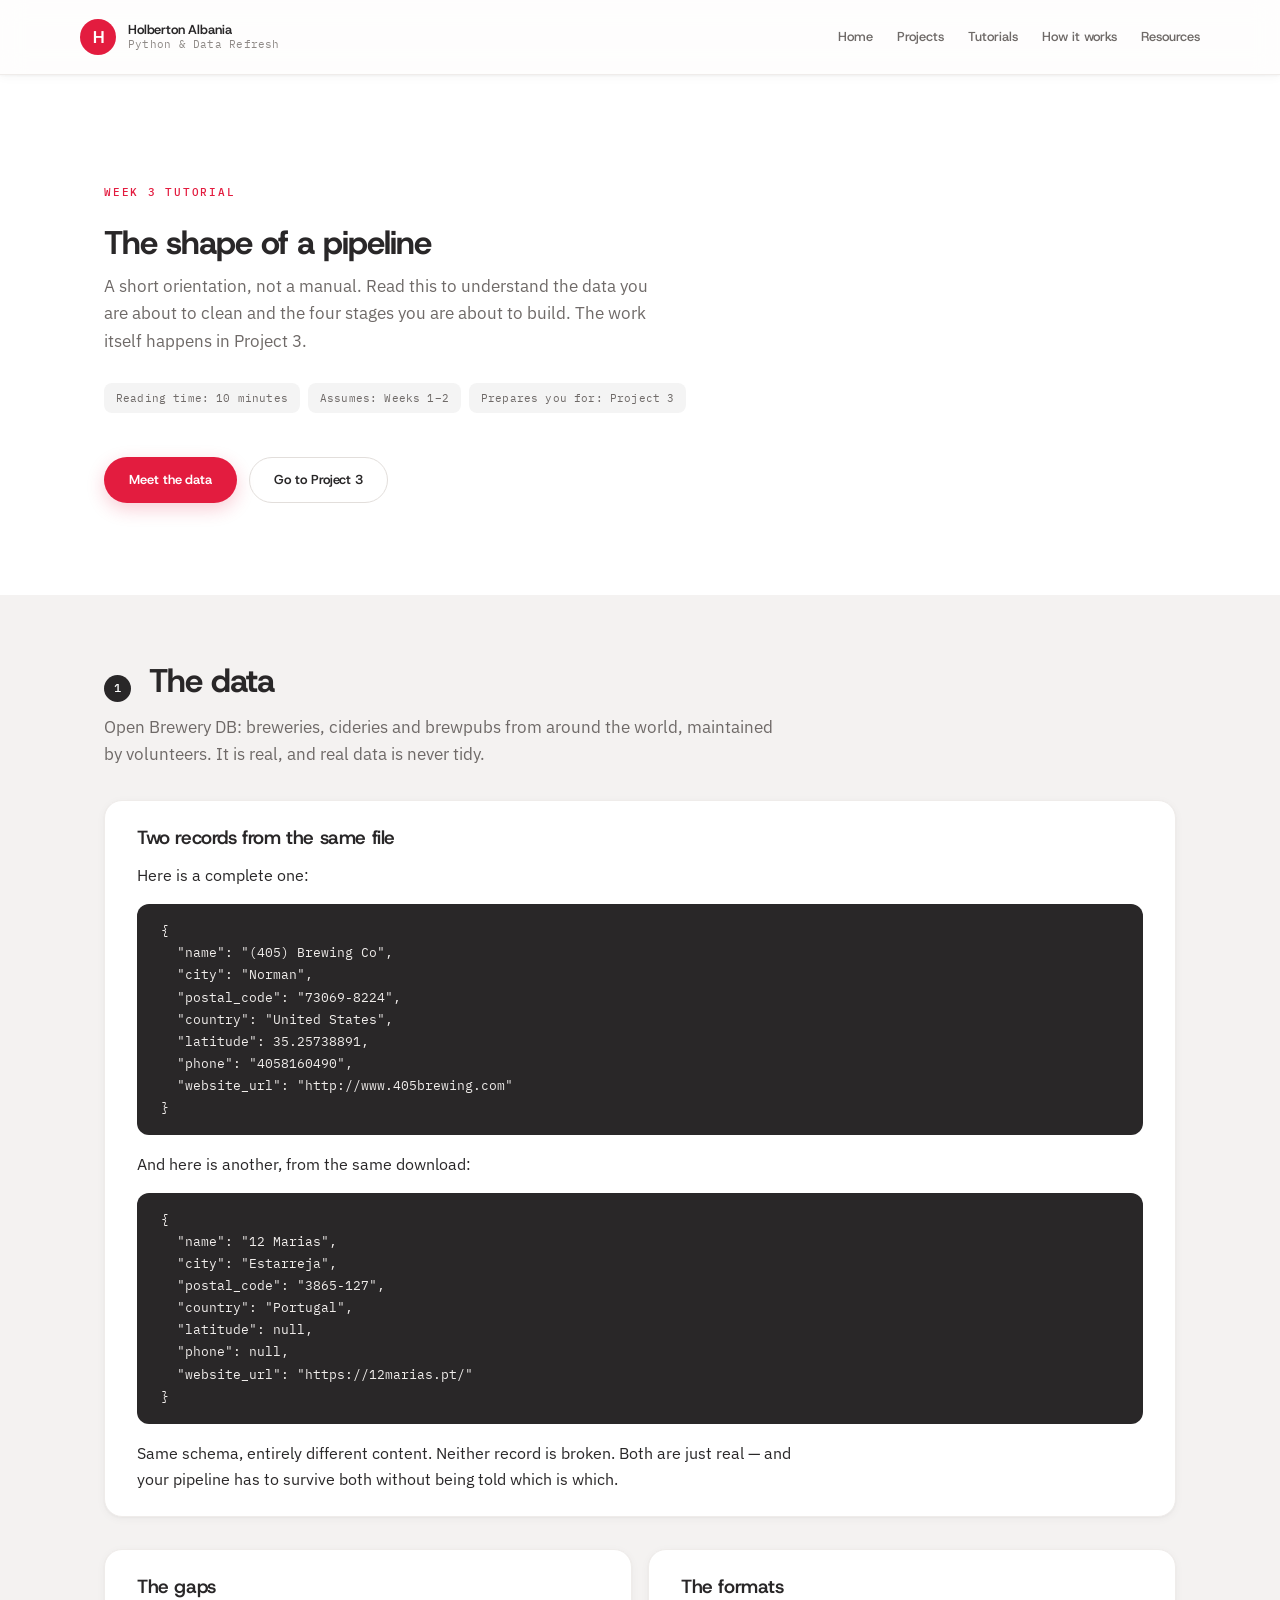
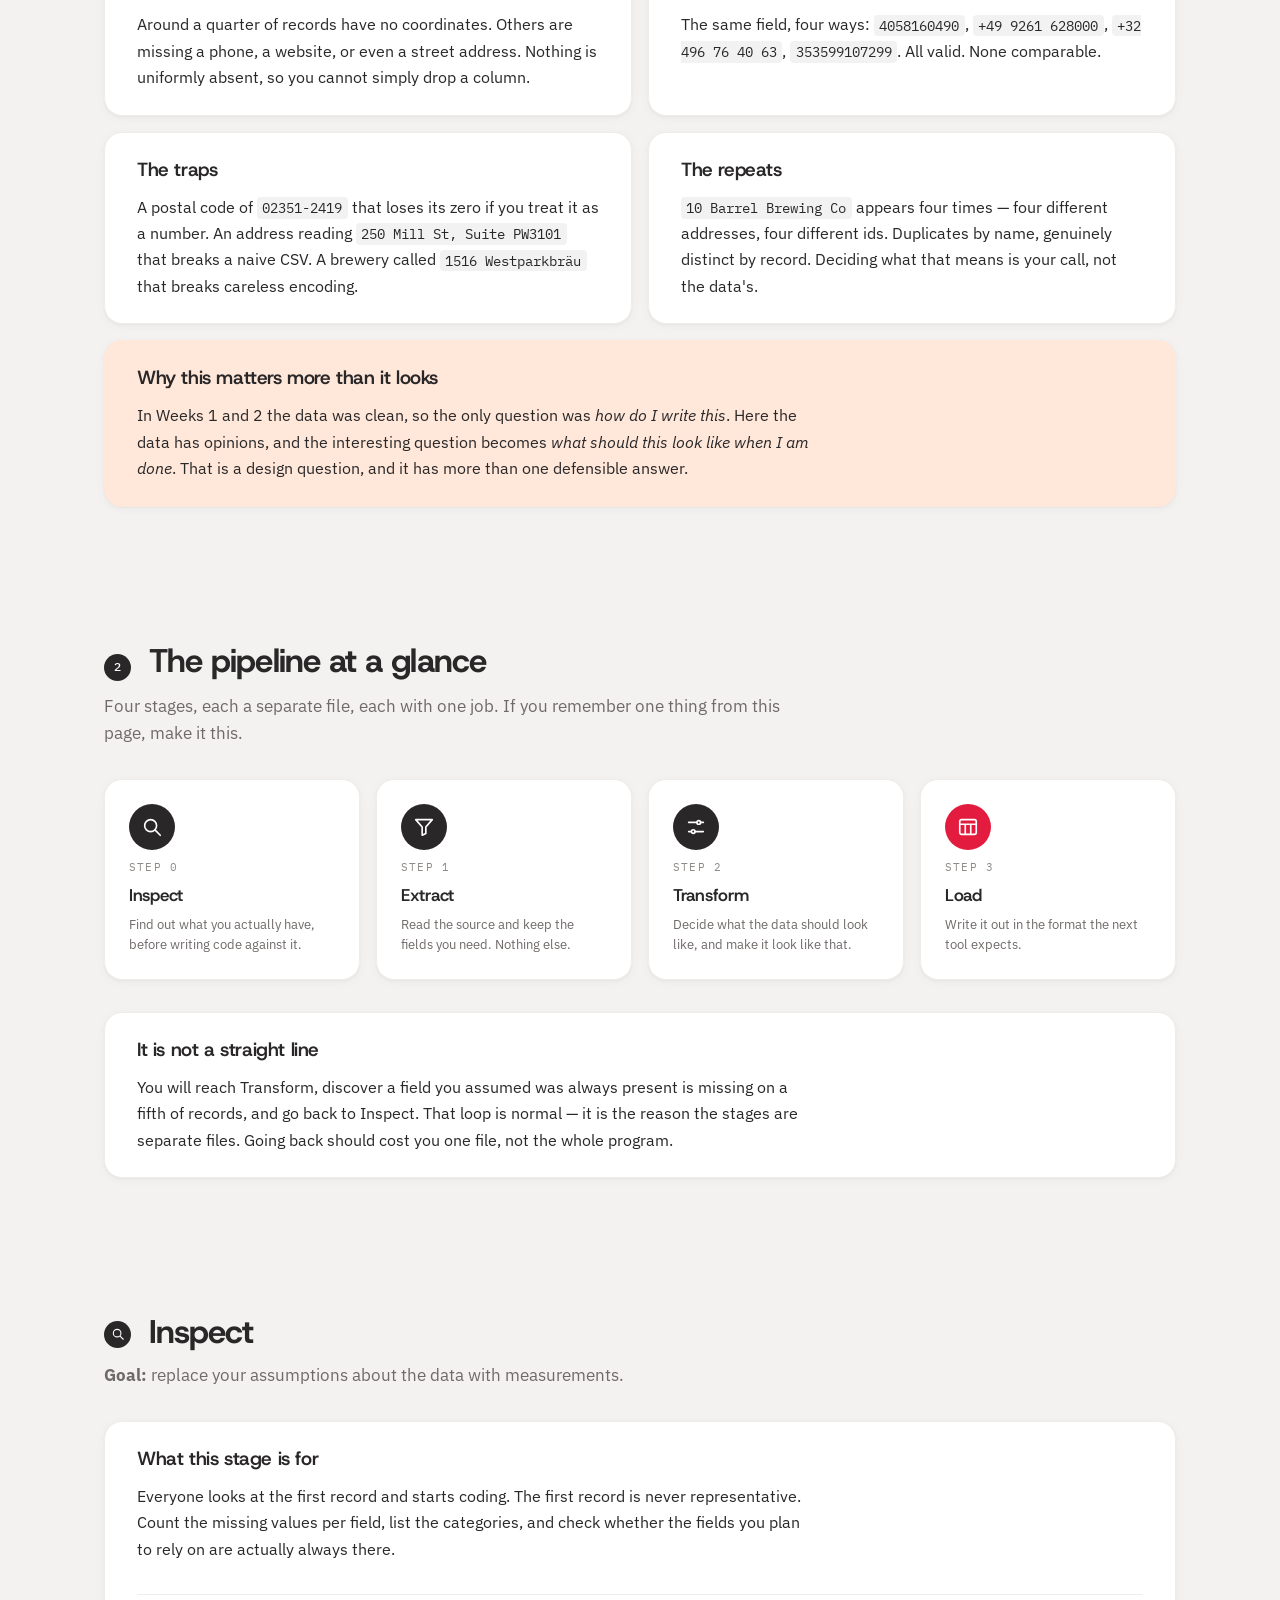
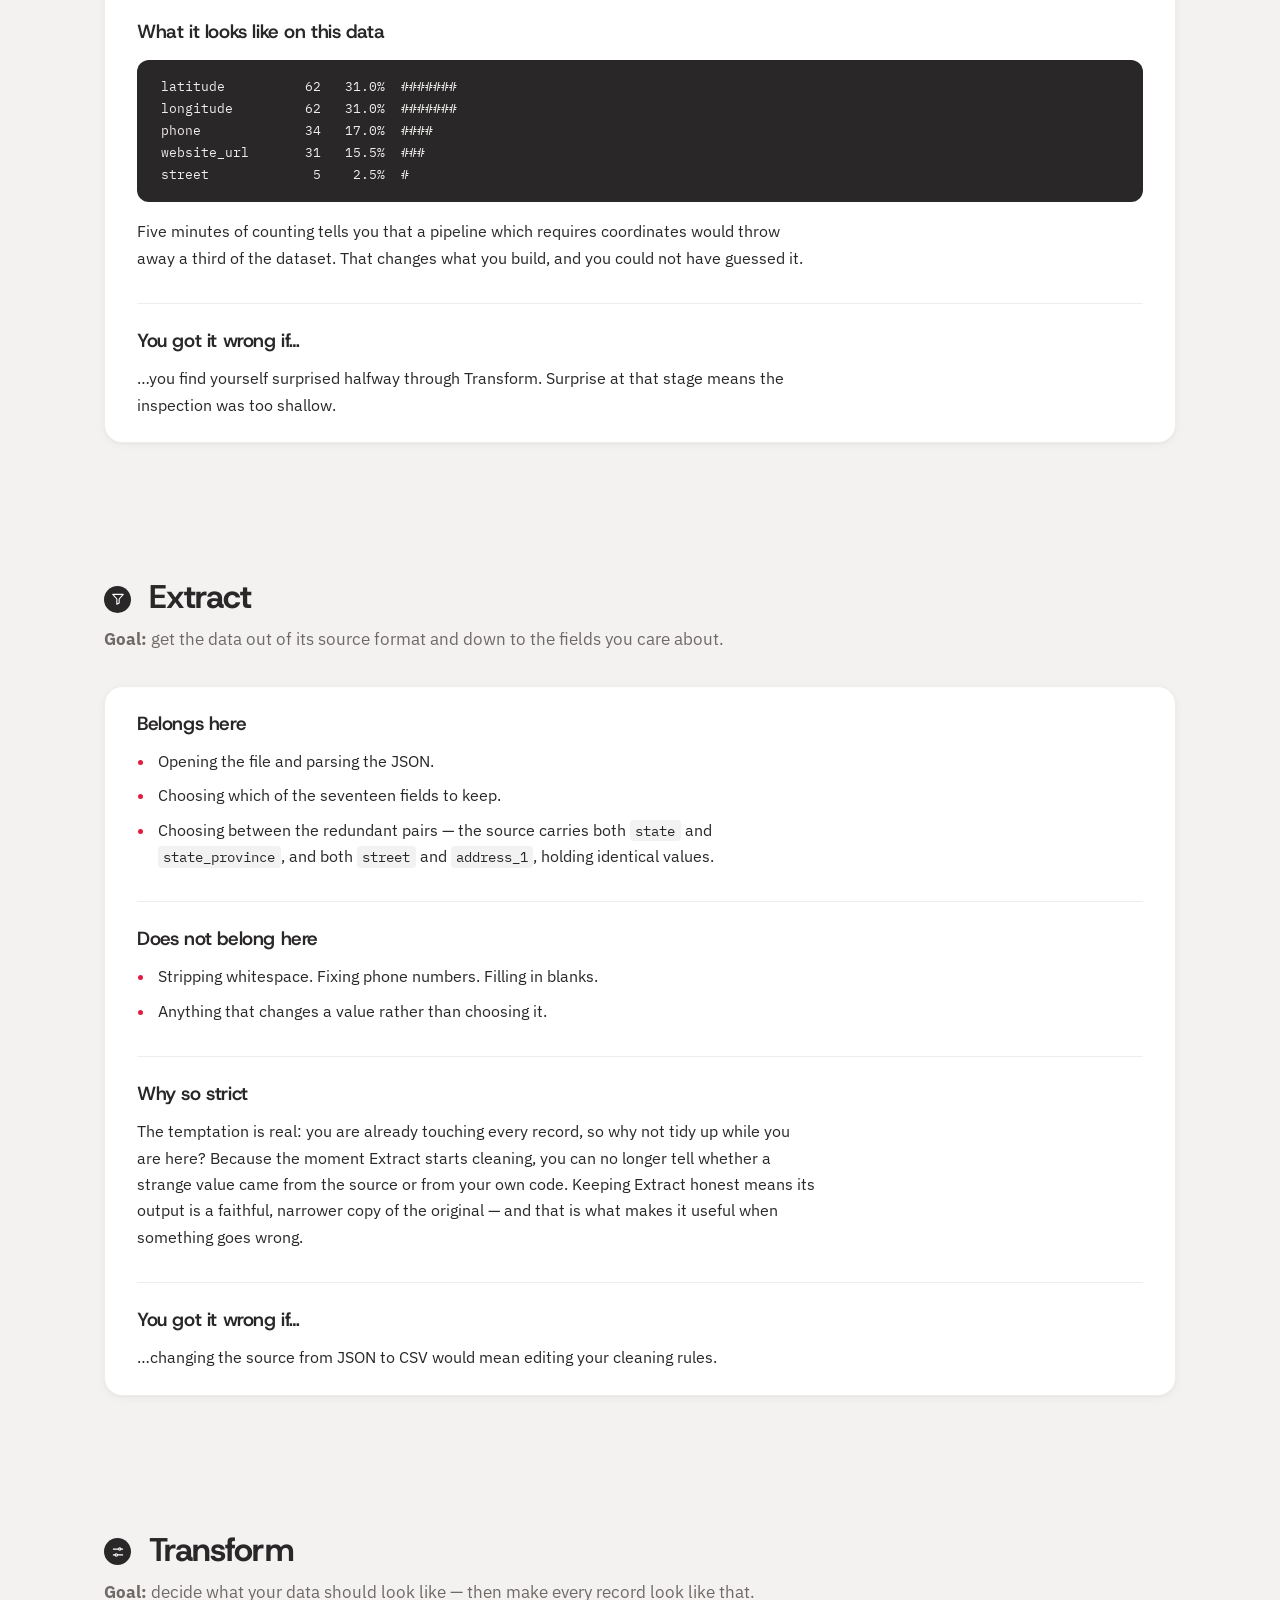
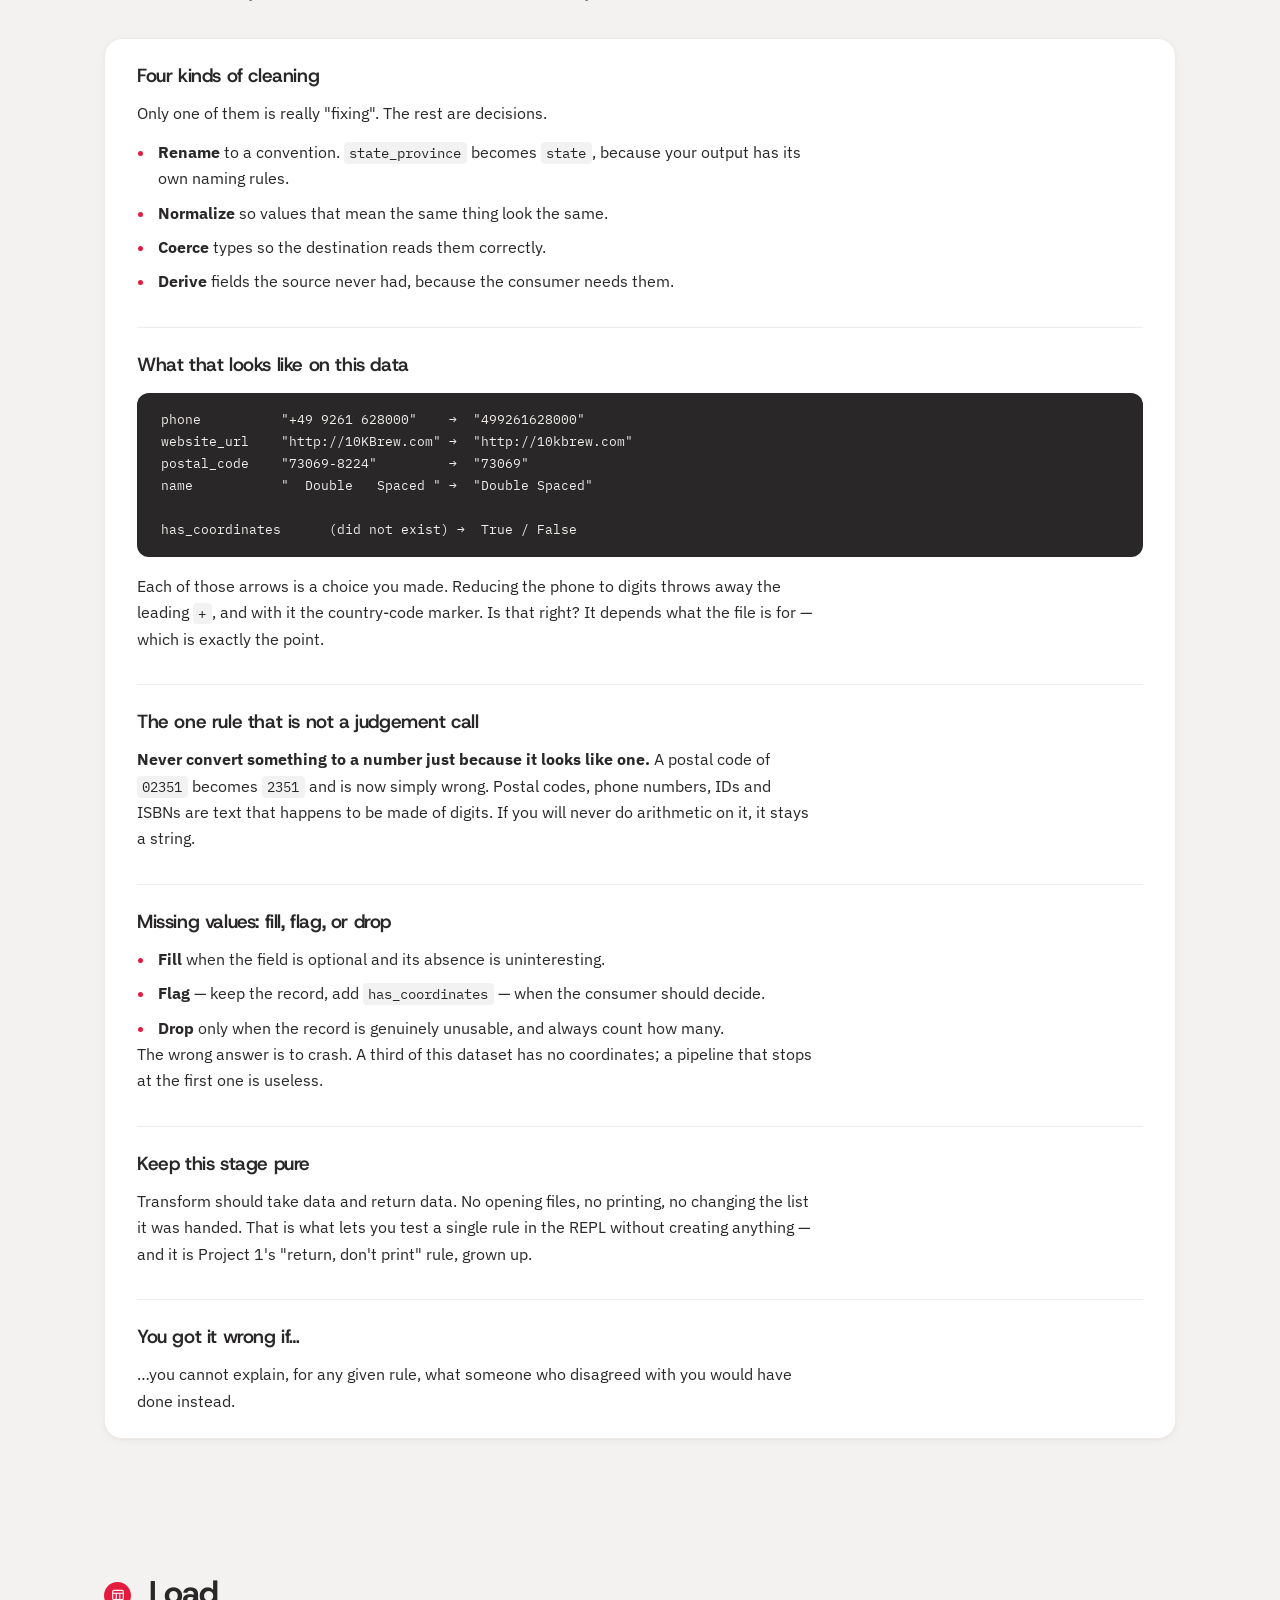
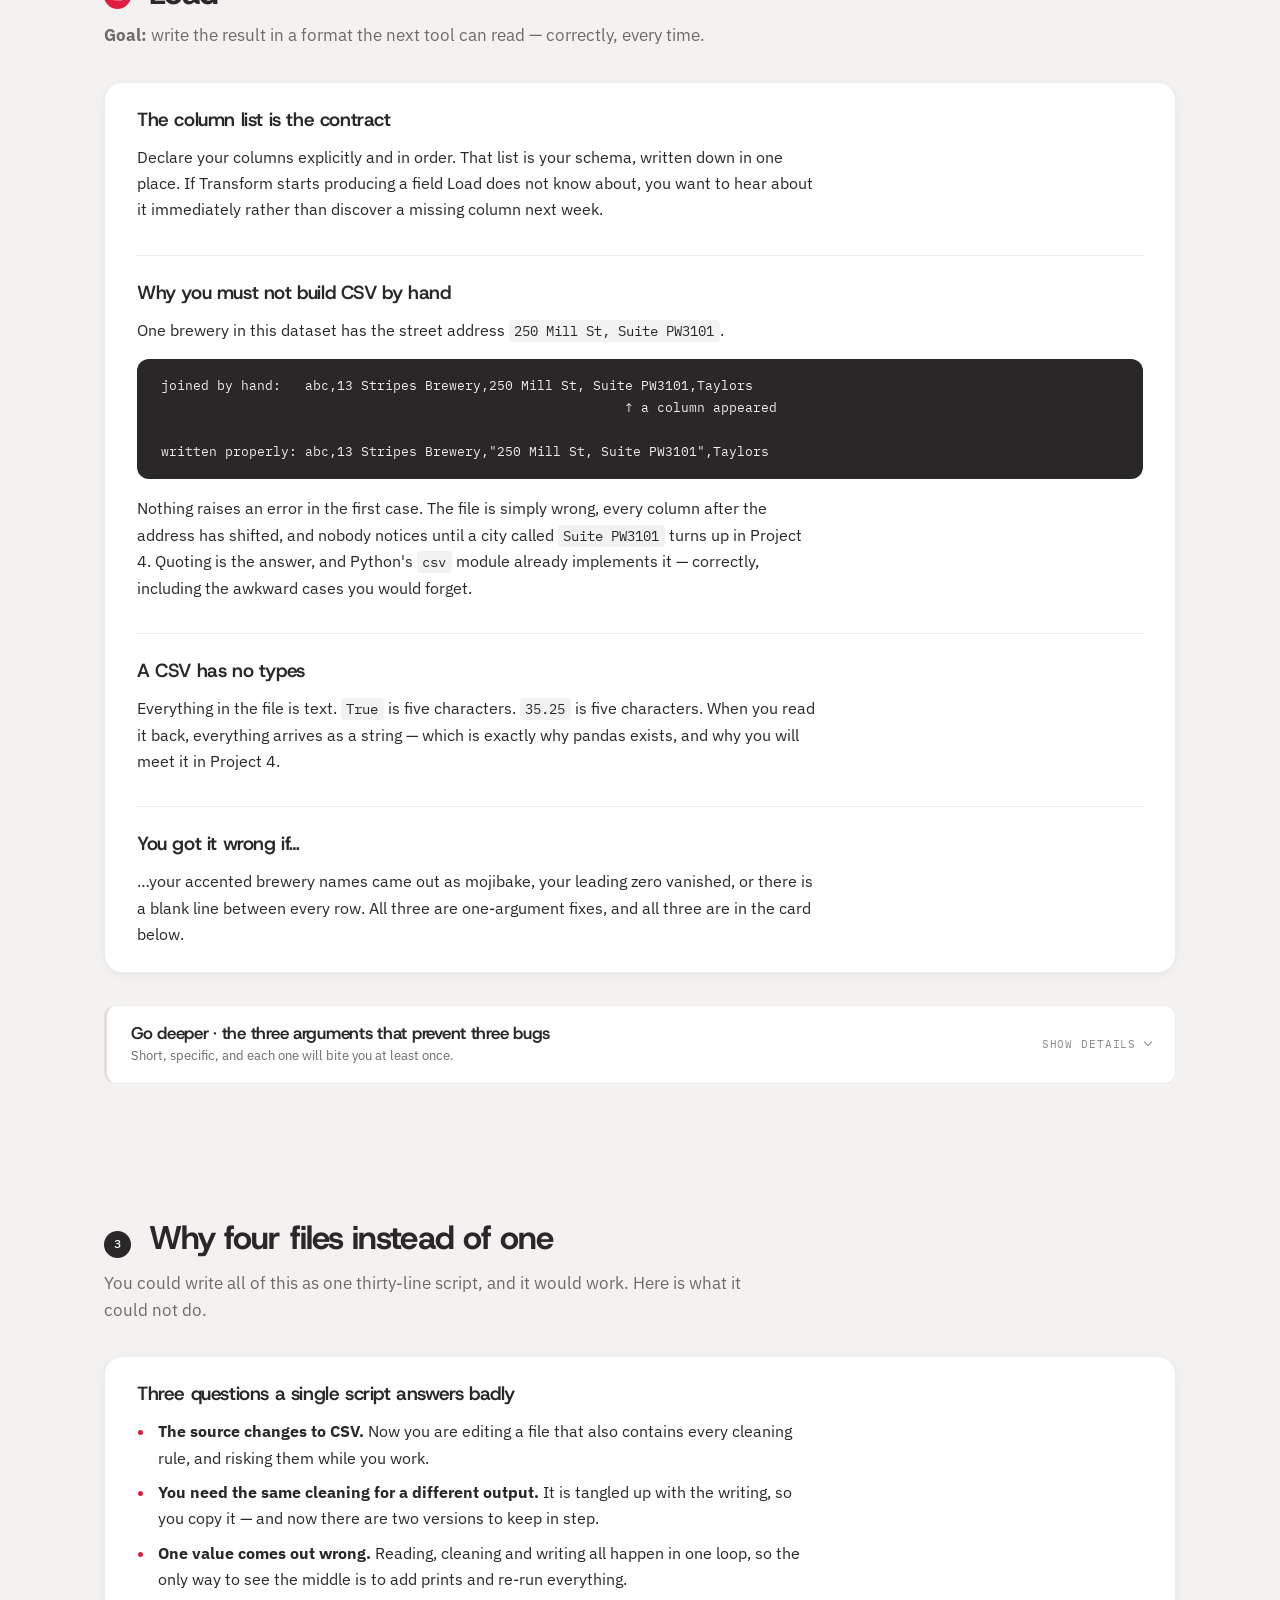
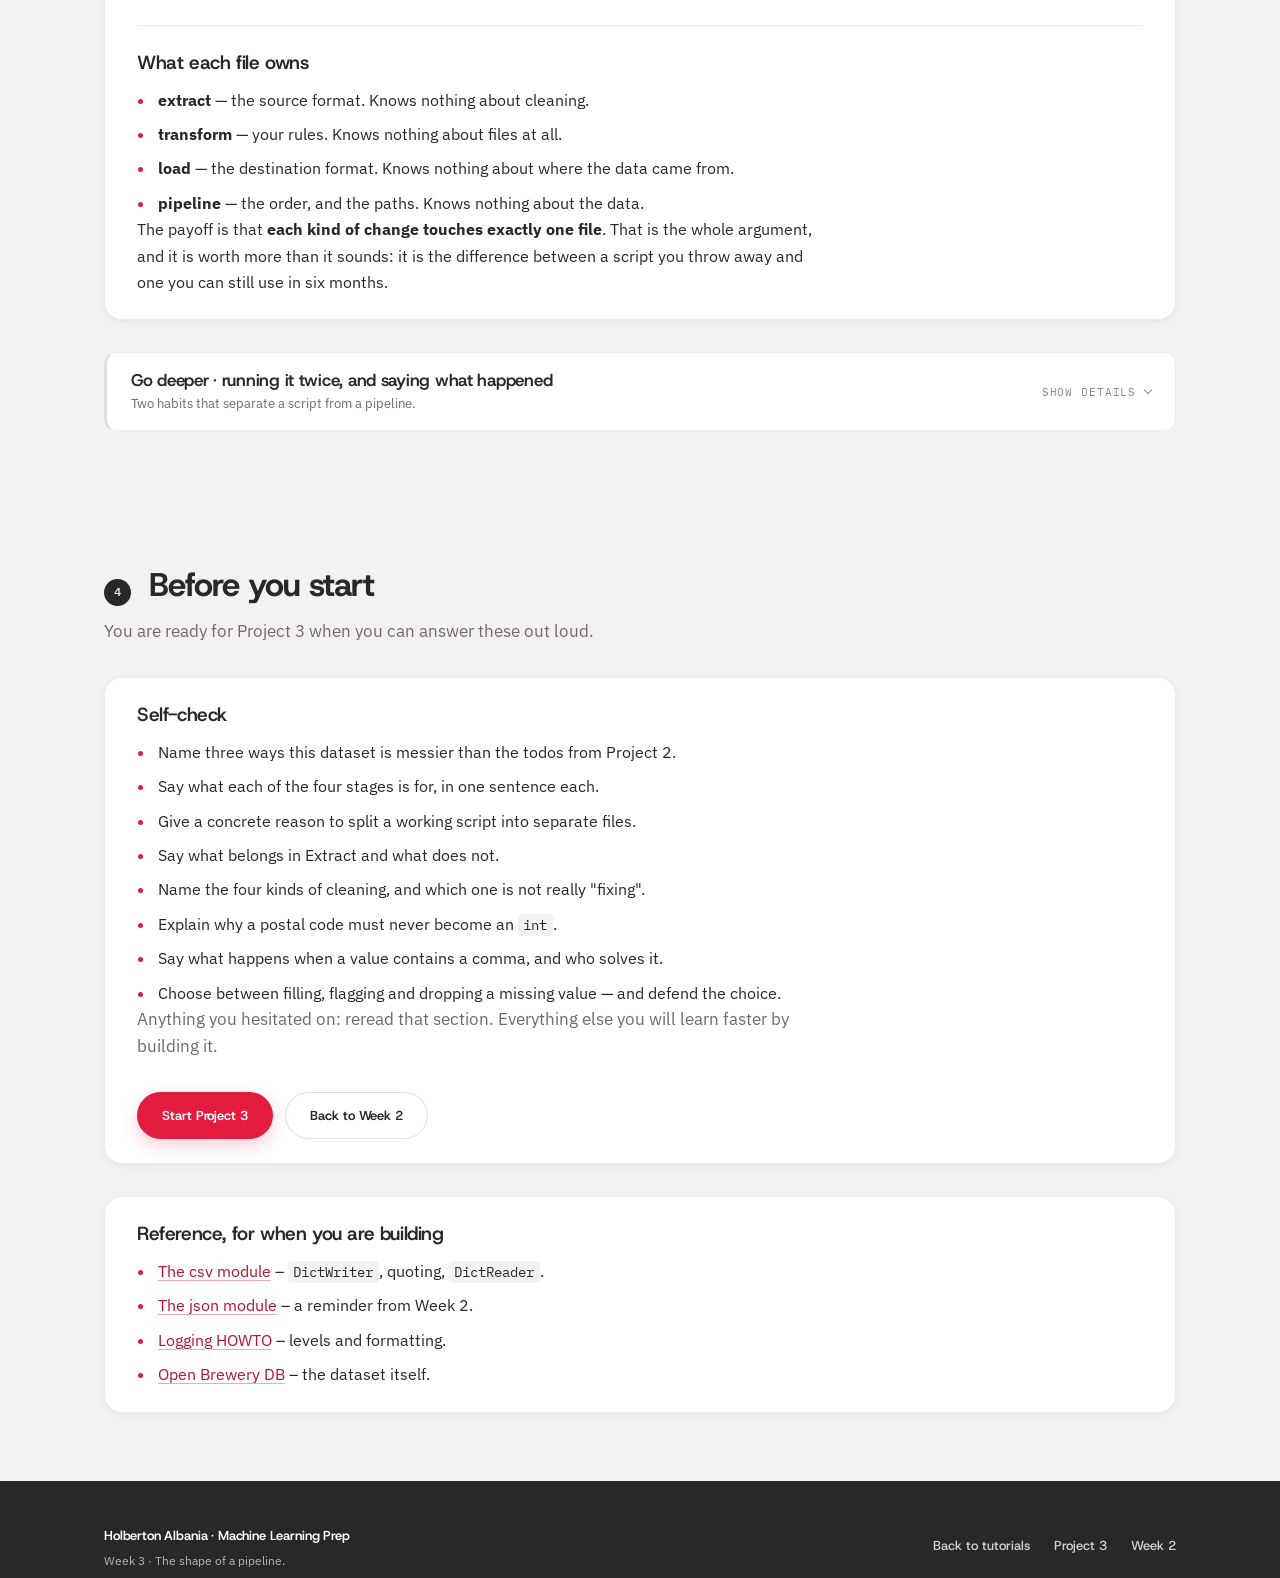
<file: docs/tutorials/week3-pipelines-csv.html>
<!DOCTYPE html>
<html lang="en">
<head>
  <meta charset="UTF-8">
  <title>Week 3 · The shape of a pipeline</title>
  <meta name="viewport" content="width=device-width, initial-scale=1">
  <link rel="stylesheet" href="../assets/css/main.css">
</head>
<body class="bg-light text-main">

  <header class="site-header bg-white shadow-sm">
    <div class="container header-inner">
      <div class="brand">
        <div class="brand-logo-circle bg-cherry text-on-primary">H</div>
        <div class="brand-text">
          <span class="brand-name">Holberton Albania</span>
          <span class="brand-tagline">Python &amp; Data Refresh</span>
        </div>
      </div>
      <nav class="nav">
        <a href="../index.html#hero" class="nav-link">Home</a>
        <a href="../index.html#projects" class="nav-link">Projects</a>
        <a href="../index.html#tutorials" class="nav-link">Tutorials</a>
        <a href="../index.html#how" class="nav-link">How it works</a>
        <a href="../index.html#resources" class="nav-link">Resources</a>
      </nav>
    </div>
  </header>

  <main>
    <!-- Hero -->
    <section class="section bg-white">
      <div class="container">
        <div class="project-hero project-hero-inner">
          <p class="eyebrow">Week 3 tutorial</p>
          <h1 class="project-hero-title">The shape of a pipeline</h1>
          <p class="project-hero-subtitle">
            A short orientation, not a manual. Read this to understand the data you are about to clean and the
            four stages you are about to build. The work itself happens in Project 3.
          </p>

          <div class="info-strip">
            <span class="info-pill">Reading time: 10 minutes</span>
            <span class="info-pill">Assumes: Weeks 1–2</span>
            <span class="info-pill">Prepares you for: Project 3</span>
          </div>

          <div class="hero-actions">
            <a href="#data" class="btn btn-primary">Meet the data</a>
            <a href="../projects/03-data-pipelines.html" class="btn btn-ghost">Go to Project 3</a>
          </div>
        </div>
      </div>
    </section>

    <!-- 1 · The data -->
    <section id="data" class="section bg-light">
      <div class="container section-inner">
        <header class="section-header">
          <h2><span class="icon-circle">1</span> The data</h2>
          <p class="section-subtitle">
            Open Brewery DB: breweries, cideries and brewpubs from around the world, maintained by volunteers.
            It is real, and real data is never tidy.
          </p>
        </header>

        <article class="info-card">
          <h3>Two records from the same file</h3>
          <p>Here is a complete one:</p>
          <pre><code>{
  "name": "(405) Brewing Co",
  "city": "Norman",
  "postal_code": "73069-8224",
  "country": "United States",
  "latitude": 35.25738891,
  "phone": "4058160490",
  "website_url": "http://www.405brewing.com"
}</code></pre>
          <p>And here is another, from the same download:</p>
          <pre><code>{
  "name": "12 Marias",
  "city": "Estarreja",
  "postal_code": "3865-127",
  "country": "Portugal",
  "latitude": null,
  "phone": null,
  "website_url": "https://12marias.pt/"
}</code></pre>
          <p>
            Same schema, entirely different content. Neither record is broken. Both are just real — and your
            pipeline has to survive both without being told which is which.
          </p>
        </article>

        <div class="grid-2">
          <article class="info-card">
            <h3>The gaps</h3>
            <p>
              Around a quarter of records have no coordinates. Others are missing a phone, a website, or even a
              street address. Nothing is uniformly absent, so you cannot simply drop a column.
            </p>
          </article>

          <article class="info-card">
            <h3>The formats</h3>
            <p>
              The same field, four ways: <code>4058160490</code>, <code>+49 9261 628000</code>,
              <code>+32 496 76 40 63</code>, <code>353599107299</code>. All valid. None comparable.
            </p>
          </article>

          <article class="info-card">
            <h3>The traps</h3>
            <p>
              A postal code of <code>02351-2419</code> that loses its zero if you treat it as a number.
              An address reading <code>250 Mill St, Suite PW3101</code> that breaks a naive CSV.
              A brewery called <code>1516 Westparkbräu</code> that breaks careless encoding.
            </p>
          </article>

          <article class="info-card">
            <h3>The repeats</h3>
            <p>
              <code>10 Barrel Brewing Co</code> appears four times — four different addresses, four different
              ids. Duplicates by name, genuinely distinct by record. Deciding what that means is your call,
              not the data's.
            </p>
          </article>

          <article class="info-card span-2 is-summary">
            <h3>Why this matters more than it looks</h3>
            <p>
              In Weeks 1 and 2 the data was clean, so the only question was <em>how do I write this</em>. Here the
              data has opinions, and the interesting question becomes <em>what should this look like when I am
              done</em>. That is a design question, and it has more than one defensible answer.
            </p>
          </article>
        </div>
      </div>
    </section>

    <!-- 2 · The pipeline -->
    <section id="pipeline" class="section">
      <div class="container section-inner">
        <header class="section-header">
          <h2><span class="icon-circle">2</span> The pipeline at a glance</h2>
          <p class="section-subtitle">
            Four stages, each a separate file, each with one job. If you remember one thing from this page,
            make it this.
          </p>
        </header>

        <div class="stage-strip">
          <article class="stage">
            <span class="stage-icon">
              <svg viewBox="0 0 24 24" fill="none" stroke="currentColor" stroke-width="1.8"
                   stroke-linecap="round" stroke-linejoin="round" aria-hidden="true">
                <circle cx="10.5" cy="10.5" r="6.5"></circle>
                <path d="M15.5 15.5 21 21"></path>
              </svg>
            </span>
            <span class="stage-step">Step 0</span>
            <h3 class="stage-name">Inspect</h3>
            <p class="stage-note">Find out what you actually have, before writing code against it.</p>
          </article>

          <article class="stage">
            <span class="stage-icon">
              <svg viewBox="0 0 24 24" fill="none" stroke="currentColor" stroke-width="1.8"
                   stroke-linecap="round" stroke-linejoin="round" aria-hidden="true">
                <path d="M3 4h18l-7 8v7l-4 2v-9L3 4z"></path>
              </svg>
            </span>
            <span class="stage-step">Step 1</span>
            <h3 class="stage-name">Extract</h3>
            <p class="stage-note">Read the source and keep the fields you need. Nothing else.</p>
          </article>

          <article class="stage">
            <span class="stage-icon">
              <svg viewBox="0 0 24 24" fill="none" stroke="currentColor" stroke-width="1.8"
                   stroke-linecap="round" stroke-linejoin="round" aria-hidden="true">
                <path d="M4 7h9M17 7h3M4 17h3M11 17h9"></path>
                <circle cx="15" cy="7" r="2"></circle>
                <circle cx="9" cy="17" r="2"></circle>
              </svg>
            </span>
            <span class="stage-step">Step 2</span>
            <h3 class="stage-name">Transform</h3>
            <p class="stage-note">Decide what the data should look like, and make it look like that.</p>
          </article>

          <article class="stage">
            <span class="stage-icon is-accent">
              <svg viewBox="0 0 24 24" fill="none" stroke="currentColor" stroke-width="1.8"
                   stroke-linecap="round" stroke-linejoin="round" aria-hidden="true">
                <rect x="3" y="4" width="18" height="16" rx="2"></rect>
                <path d="M3 9h18M9 9v11M15 9v11"></path>
              </svg>
            </span>
            <span class="stage-step">Step 3</span>
            <h3 class="stage-name">Load</h3>
            <p class="stage-note">Write it out in the format the next tool expects.</p>
          </article>
        </div>

        <article class="info-card">
          <h3>It is not a straight line</h3>
          <p>
            You will reach Transform, discover a field you assumed was always present is missing on a fifth of
            records, and go back to Inspect. That loop is normal — it is the reason the stages are separate
            files. Going back should cost you one file, not the whole program.
          </p>
        </article>
      </div>
    </section>

    <!-- 3 · Inspect -->
    <section id="inspect" class="section bg-light">
      <div class="container section-inner">
        <header class="section-header">
          <h2>
            <span class="stage-icon stage-icon-sm">
              <svg viewBox="0 0 24 24" fill="none" stroke="currentColor" stroke-width="1.9"
                   stroke-linecap="round" stroke-linejoin="round" aria-hidden="true">
                <circle cx="10.5" cy="10.5" r="6.5"></circle>
                <path d="M15.5 15.5 21 21"></path>
              </svg>
            </span>
            Inspect
          </h2>
          <p class="section-subtitle">
            <strong>Goal:</strong> replace your assumptions about the data with measurements.
          </p>
        </header>

        <article class="info-card">
          <h3>What this stage is for</h3>
          <p>
            Everyone looks at the first record and starts coding. The first record is never representative.
            Count the missing values per field, list the categories, and check whether the fields you plan to
            rely on are actually always there.
          </p>

          <h3>What it looks like on this data</h3>
          <pre><code>latitude          62   31.0%  #######
longitude         62   31.0%  #######
phone             34   17.0%  ####
website_url       31   15.5%  ###
street             5    2.5%  #</code></pre>
          <p>
            Five minutes of counting tells you that a pipeline which requires coordinates would throw away a
            third of the dataset. That changes what you build, and you could not have guessed it.
          </p>

          <h3>You got it wrong if…</h3>
          <p>
            …you find yourself surprised halfway through Transform. Surprise at that stage means the inspection
            was too shallow.
          </p>
        </article>
      </div>
    </section>

    <!-- 4 · Extract -->
    <section id="extract" class="section">
      <div class="container section-inner">
        <header class="section-header">
          <h2>
            <span class="stage-icon stage-icon-sm">
              <svg viewBox="0 0 24 24" fill="none" stroke="currentColor" stroke-width="1.9"
                   stroke-linecap="round" stroke-linejoin="round" aria-hidden="true">
                <path d="M3 4h18l-7 8v7l-4 2v-9L3 4z"></path>
              </svg>
            </span>
            Extract
          </h2>
          <p class="section-subtitle">
            <strong>Goal:</strong> get the data out of its source format and down to the fields you care about.
          </p>
        </header>

        <article class="info-card">
          <h3>Belongs here</h3>
          <ul class="study-list">
            <li>Opening the file and parsing the JSON.</li>
            <li>Choosing which of the seventeen fields to keep.</li>
            <li>Choosing between the redundant pairs — the source carries both
              <code>state</code> and <code>state_province</code>, and both <code>street</code> and
              <code>address_1</code>, holding identical values.</li>
          </ul>

          <h3>Does not belong here</h3>
          <ul class="study-list">
            <li>Stripping whitespace. Fixing phone numbers. Filling in blanks.</li>
            <li>Anything that changes a value rather than choosing it.</li>
          </ul>

          <h3>Why so strict</h3>
          <p>
            The temptation is real: you are already touching every record, so why not tidy up while you are
            here? Because the moment Extract starts cleaning, you can no longer tell whether a strange value
            came from the source or from your own code. Keeping Extract honest means its output is a faithful,
            narrower copy of the original — and that is what makes it useful when something goes wrong.
          </p>

          <h3>You got it wrong if…</h3>
          <p>
            …changing the source from JSON to CSV would mean editing your cleaning rules.
          </p>
        </article>
      </div>
    </section>

    <!-- 5 · Transform -->
    <section id="transform" class="section bg-light">
      <div class="container section-inner">
        <header class="section-header">
          <h2>
            <span class="stage-icon stage-icon-sm">
              <svg viewBox="0 0 24 24" fill="none" stroke="currentColor" stroke-width="1.9"
                   stroke-linecap="round" stroke-linejoin="round" aria-hidden="true">
                <path d="M4 7h9M17 7h3M4 17h3M11 17h9"></path>
                <circle cx="15" cy="7" r="2"></circle>
                <circle cx="9" cy="17" r="2"></circle>
              </svg>
            </span>
            Transform
          </h2>
          <p class="section-subtitle">
            <strong>Goal:</strong> decide what your data should look like — then make every record look like that.
          </p>
        </header>

        <article class="info-card">
          <h3>Four kinds of cleaning</h3>
          <p>Only one of them is really "fixing". The rest are decisions.</p>
          <ul class="study-list">
            <li><strong>Rename</strong> to a convention. <code>state_province</code> becomes <code>state</code>,
              because your output has its own naming rules.</li>
            <li><strong>Normalize</strong> so values that mean the same thing look the same.</li>
            <li><strong>Coerce</strong> types so the destination reads them correctly.</li>
            <li><strong>Derive</strong> fields the source never had, because the consumer needs them.</li>
          </ul>

          <h3>What that looks like on this data</h3>
          <pre><code>phone          "+49 9261 628000"    →  "499261628000"
website_url    "http://10KBrew.com" →  "http://10kbrew.com"
postal_code    "73069-8224"         →  "73069"
name           "  Double   Spaced " →  "Double Spaced"

has_coordinates      (did not exist) →  True / False</code></pre>
          <p>
            Each of those arrows is a choice you made. Reducing the phone to digits throws away the leading
            <code>+</code>, and with it the country-code marker. Is that right? It depends what the file is
            for — which is exactly the point.
          </p>

          <h3>The one rule that is not a judgement call</h3>
          <p>
            <strong>Never convert something to a number just because it looks like one.</strong> A postal code
            of <code>02351</code> becomes <code>2351</code> and is now simply wrong. Postal codes, phone
            numbers, IDs and ISBNs are text that happens to be made of digits. If you will never do arithmetic
            on it, it stays a string.
          </p>

          <h3>Missing values: fill, flag, or drop</h3>
          <ul class="study-list">
            <li><strong>Fill</strong> when the field is optional and its absence is uninteresting.</li>
            <li><strong>Flag</strong> — keep the record, add <code>has_coordinates</code> — when the consumer
              should decide.</li>
            <li><strong>Drop</strong> only when the record is genuinely unusable, and always count how many.</li>
          </ul>
          <p>
            The wrong answer is to crash. A third of this dataset has no coordinates; a pipeline that stops at
            the first one is useless.
          </p>

          <h3>Keep this stage pure</h3>
          <p>
            Transform should take data and return data. No opening files, no printing, no changing the list it
            was handed. That is what lets you test a single rule in the REPL without creating anything —
            and it is Project 1's "return, don't print" rule, grown up.
          </p>

          <h3>You got it wrong if…</h3>
          <p>
            …you cannot explain, for any given rule, what someone who disagreed with you would have done instead.
          </p>
        </article>
      </div>
    </section>

    <!-- 6 · Load -->
    <section id="load" class="section">
      <div class="container section-inner">
        <header class="section-header">
          <h2>
            <span class="stage-icon stage-icon-sm is-accent">
              <svg viewBox="0 0 24 24" fill="none" stroke="currentColor" stroke-width="1.9"
                   stroke-linecap="round" stroke-linejoin="round" aria-hidden="true">
                <rect x="3" y="4" width="18" height="16" rx="2"></rect>
                <path d="M3 9h18M9 9v11M15 9v11"></path>
              </svg>
            </span>
            Load
          </h2>
          <p class="section-subtitle">
            <strong>Goal:</strong> write the result in a format the next tool can read — correctly, every time.
          </p>
        </header>

        <article class="info-card">
          <h3>The column list is the contract</h3>
          <p>
            Declare your columns explicitly and in order. That list is your schema, written down in one place.
            If Transform starts producing a field Load does not know about, you want to hear about it
            immediately rather than discover a missing column next week.
          </p>

          <h3>Why you must not build CSV by hand</h3>
          <p>One brewery in this dataset has the street address <code>250 Mill St, Suite PW3101</code>.</p>
          <pre><code>joined by hand:   abc,13 Stripes Brewery,250 Mill St, Suite PW3101,Taylors
                                                          ↑ a column appeared

written properly: abc,13 Stripes Brewery,"250 Mill St, Suite PW3101",Taylors</code></pre>
          <p>
            Nothing raises an error in the first case. The file is simply wrong, every column after the address
            has shifted, and nobody notices until a city called <code>Suite PW3101</code> turns up in Project 4.
            Quoting is the answer, and Python's <code>csv</code> module already implements it — correctly,
            including the awkward cases you would forget.
          </p>

          <h3>A CSV has no types</h3>
          <p>
            Everything in the file is text. <code>True</code> is five characters. <code>35.25</code> is five
            characters. When you read it back, everything arrives as a string — which is exactly why pandas
            exists, and why you will meet it in Project 4.
          </p>

          <h3>You got it wrong if…</h3>
          <p>
            …your accented brewery names came out as mojibake, your leading zero vanished, or there is a blank
            line between every row. All three are one-argument fixes, and all three are in the card below.
          </p>
        </article>

        <div class="tasks-grid">
          <article class="task-card">
            <div class="task-header">
              <div class="task-header-main">
                <h3 class="task-title">Go deeper · the three arguments that prevent three bugs</h3>
                <p class="task-subtitle">Short, specific, and each one will bite you at least once.</p>
              </div>
              <div class="task-toggle"></div>
            </div>
            <div class="task-body">
              <ul>
                <li><strong><code>newline=""</code></strong> when opening the file. The <code>csv</code> module
                  writes its own line endings; without this you get a blank line between every row on Windows.
                  It does not reproduce on every machine, which is what makes it maddening.</li>
                <li><strong><code>encoding="utf-8"</code></strong> when reading and writing. Without it Python
                  picks a platform default, and <code>Straße</code> survives on your laptop but not on your
                  classmate's.</li>
                <li><strong>Postal codes as strings</strong>, all the way through. The zero disappears at
                  whichever point you convert — and a spreadsheet opening your file may helpfully convert it
                  for you, which is worth knowing before you blame your own code.</li>
              </ul>
            </div>
          </article>
        </div>
      </div>
    </section>

    <!-- 7 · Why split -->
    <section id="why-split" class="section bg-light">
      <div class="container section-inner">
        <header class="section-header">
          <h2><span class="icon-circle">3</span> Why four files instead of one</h2>
          <p class="section-subtitle">
            You could write all of this as one thirty-line script, and it would work. Here is what it could not do.
          </p>
        </header>

        <article class="info-card">
          <h3>Three questions a single script answers badly</h3>
          <ul class="study-list">
            <li><strong>The source changes to CSV.</strong> Now you are editing a file that also contains every
              cleaning rule, and risking them while you work.</li>
            <li><strong>You need the same cleaning for a different output.</strong> It is tangled up with the
              writing, so you copy it — and now there are two versions to keep in step.</li>
            <li><strong>One value comes out wrong.</strong> Reading, cleaning and writing all happen in one
              loop, so the only way to see the middle is to add prints and re-run everything.</li>
          </ul>

          <h3>What each file owns</h3>
          <ul class="study-list">
            <li><strong>extract</strong> — the source format. Knows nothing about cleaning.</li>
            <li><strong>transform</strong> — your rules. Knows nothing about files at all.</li>
            <li><strong>load</strong> — the destination format. Knows nothing about where the data came from.</li>
            <li><strong>pipeline</strong> — the order, and the paths. Knows nothing about the data.</li>
          </ul>
          <p>
            The payoff is that <strong>each kind of change touches exactly one file</strong>. That is the whole
            argument, and it is worth more than it sounds: it is the difference between a script you throw away
            and one you can still use in six months.
          </p>
        </article>

        <div class="tasks-grid">
          <article class="task-card">
            <div class="task-header">
              <div class="task-header-main">
                <h3 class="task-title">Go deeper · running it twice, and saying what happened</h3>
                <p class="task-subtitle">Two habits that separate a script from a pipeline.</p>
              </div>
              <div class="task-toggle"></div>
            </div>
            <div class="task-body">
              <ul>
                <li><strong>The same input should always give the same output.</strong> Run your pipeline twice
                  and compare the files — they must be identical. Opening with <code>"w"</code> gives you this;
                  <code>"a"</code> quietly doubles your data on the second run.</li>
                <li><strong>Report, do not hide.</strong> Print how many records were read, written and skipped.
                  If read minus skipped does not equal written, you have a bug worth finding.</li>
                <li><strong>Use <code>logging</code> rather than <code>print</code></strong> once the pipeline
                  runs unattended. It gives you severity levels, timestamps, and the ability to send output to a
                  file without touching your code.</li>
                <li><strong>The optional intermediate file earns its keep</strong> when something is wrong: it
                  lets you answer "did Extract produce this, or did Transform?" by opening one file instead of
                  re-running everything.</li>
              </ul>
            </div>
          </article>
        </div>
      </div>
    </section>

    <!-- 8 · Ready -->
    <section id="checklist" class="section">
      <div class="container section-inner">
        <header class="section-header">
          <h2><span class="icon-circle">4</span> Before you start</h2>
          <p class="section-subtitle">
            You are ready for Project 3 when you can answer these out loud.
          </p>
        </header>

        <article class="info-card">
          <h3>Self-check</h3>
          <ul class="study-list">
            <li>Name three ways this dataset is messier than the todos from Project 2.</li>
            <li>Say what each of the four stages is for, in one sentence each.</li>
            <li>Give a concrete reason to split a working script into separate files.</li>
            <li>Say what belongs in Extract and what does not.</li>
            <li>Name the four kinds of cleaning, and which one is not really "fixing".</li>
            <li>Explain why a postal code must never become an <code>int</code>.</li>
            <li>Say what happens when a value contains a comma, and who solves it.</li>
            <li>Choose between filling, flagging and dropping a missing value — and defend the choice.</li>
          </ul>
          <p class="section-subtitle">
            Anything you hesitated on: reread that section. Everything else you will learn faster by building it.
          </p>

          <div class="hero-actions">
            <a href="../projects/03-data-pipelines.html" class="btn btn-primary">Start Project 3</a>
            <a href="week2-json-data-structures.html" class="btn btn-ghost">Back to Week 2</a>
          </div>
        </article>

        <article class="info-card">
          <h3>Reference, for when you are building</h3>
          <ul class="study-list">
            <li><a href="https://docs.python.org/3/library/csv.html" target="_blank" rel="noreferrer">The csv module</a> – <code>DictWriter</code>, quoting, <code>DictReader</code>.</li>
            <li><a href="https://docs.python.org/3/library/json.html" target="_blank" rel="noreferrer">The json module</a> – a reminder from Week 2.</li>
            <li><a href="https://docs.python.org/3/howto/logging.html" target="_blank" rel="noreferrer">Logging HOWTO</a> – levels and formatting.</li>
            <li><a href="https://www.openbrewerydb.org/" target="_blank" rel="noreferrer">Open Brewery DB</a> – the dataset itself.</li>
          </ul>
        </article>
      </div>
    </section>
  </main>

  <footer class="site-footer bg-midnight text-on-primary">
    <div class="container footer-inner">
      <div>
        <span class="footer-title">Holberton Albania · Machine Learning Prep</span>
        <p class="footer-text">Week 3 · The shape of a pipeline.</p>
      </div>
      <div class="footer-links">
        <a href="../index.html#tutorials">Back to tutorials</a>
        <a href="../projects/03-data-pipelines.html">Project 3</a>
        <a href="week2-json-data-structures.html">Week 2</a>
      </div>
    </div>
  </footer>

  <script src="../assets/js/main.js"></script>
</body>
</html>
</file>
<file: docs/assets/css/main.css>
@import url('https://fonts.googleapis.com/css2?family=Host+Grotesk:ital,wght@0,400..800;1,400..600&family=IBM+Plex+Sans:ital,wght@0,400;0,500;0,600;1,400&family=IBM+Plex+Mono:wght@400;500&display=swap');

/* ==========================================================================
   Holberton Albania · Python & Data Refresh
   --------------------------------------------------------------------------
   Host Grotesk    display — headings, buttons, brand
   IBM Plex Sans   body    — prose, lists, UI text
   IBM Plex Mono   utility — code, labels, tags, eyebrows
   ========================================================================== */


/* ==========================================================================
   1 · Tokens
   ========================================================================== */

:root {
  /* --- Brand ------------------------------------------------------------ */
  --color-ice-white: #FFFFFF;
  --color-cherry: #E31C3F;
  --color-cherry-deep: #B31532;   /* links & hovers — passes contrast on light */
  --color-midnight: #292728;
  --color-light-grey: #F4F2F1;    /* warmed and darkened so it reads against white */
  --color-peach: #FFE7DA;

  /* --- Neutrals (warm, to sit with cherry and midnight) ----------------- */
  --color-line: #E2DEDB;
  --color-line-soft: #EFECEA;
  --color-text-main: #292728;
  --color-text-muted: #6F6A68;
  --color-text-soft: #8F8A87;

  /* --- Typefaces -------------------------------------------------------- */
  --font-display: "Host Grotesk", system-ui, -apple-system, "Segoe UI", sans-serif;
  --font-body: "IBM Plex Sans", system-ui, -apple-system, "Segoe UI", sans-serif;
  --font-mono: "IBM Plex Mono", ui-monospace, SFMono-Regular, Menlo, Consolas, monospace;

  /* --- Type scale ------------------------------------------------------- */
  --text-2xs: 0.6875rem;
  --text-xs: 0.75rem;
  --text-sm: 0.8125rem;
  --text-base: 1rem;
  --text-md: 1.0625rem;
  --text-lg: 1.1875rem;
  --text-xl: 1.4375rem;
  --text-2xl: clamp(1.6rem, 1.25rem + 1.3vw, 2.05rem);
  --text-3xl: clamp(2.15rem, 1.45rem + 2.9vw, 3.15rem);

  --leading-tight: 1.08;
  --leading-snug: 1.32;
  --leading-normal: 1.65;

  /* --- Spacing ---------------------------------------------------------- */
  --space-1: 0.25rem;
  --space-2: 0.5rem;
  --space-3: 0.75rem;
  --space-4: 1rem;
  --space-5: 1.5rem;
  --space-6: 2rem;
  --space-7: 2.5rem;
  --space-8: 3rem;
  --space-9: 4.25rem;

  /* --- Shape & depth ---------------------------------------------------- */
  --radius-xs: 4px;
  --radius-sm: 8px;
  --radius-md: 12px;
  --radius-lg: 18px;
  --radius-pill: 999px;

  --shadow-soft: 0 1px 2px rgba(41, 39, 40, 0.04), 0 2px 10px rgba(41, 39, 40, 0.04);
  --shadow-lift: 0 14px 34px rgba(41, 39, 40, 0.09);

  /* --- Reading measure -------------------------------------------------- */
  --measure: 68ch;

  --header-height: 74px;
}


/* ==========================================================================
   2 · Base
   ========================================================================== */

*,
*::before,
*::after {
  box-sizing: border-box;
}

html {
  scroll-behavior: smooth;
  /* keeps anchor targets clear of the sticky header */
  scroll-padding-top: calc(var(--header-height) + var(--space-4));
  -webkit-text-size-adjust: 100%;
}

body {
  margin: 0;
  font-family: var(--font-body);
  font-size: var(--text-base);
  line-height: var(--leading-normal);
  color: var(--color-text-main);
  background-color: var(--color-light-grey);
  -webkit-font-smoothing: antialiased;
  -moz-osx-font-smoothing: grayscale;
}

img,
svg,
video {
  max-width: 100%;
  height: auto;
}

::selection {
  background-color: var(--color-peach);
  color: var(--color-midnight);
}

/* Headings all share the display face and a tight optical setting */
h1, h2, h3, h4, h5, h6 {
  font-family: var(--font-display);
  font-weight: 600;
  letter-spacing: -0.021em;
  line-height: var(--leading-snug);
  text-wrap: balance;
  color: var(--color-text-main);
}

h2 {
  font-size: var(--text-2xl);
  font-weight: 700;
  letter-spacing: -0.028em;
  line-height: var(--leading-tight);
}

h3 {
  font-size: var(--text-lg);
}

p {
  max-width: var(--measure);
}

/* One visible focus treatment for the whole site */
:focus-visible {
  outline: 2px solid var(--color-cherry);
  outline-offset: 3px;
  border-radius: var(--radius-xs);
}

.bg-midnight :focus-visible,
.site-footer :focus-visible {
  outline-color: var(--color-ice-white);
}


/* ==========================================================================
   3 · Utility classes (kept from the original markup)
   ========================================================================== */

.bg-light { background-color: var(--color-light-grey); }
.bg-white { background-color: var(--color-ice-white); }
.bg-midnight { background-color: var(--color-midnight); }
.bg-cherry { background-color: var(--color-cherry); }

.text-main { color: var(--color-text-main); }
.text-on-primary { color: var(--color-ice-white); }

.shadow-sm { box-shadow: var(--shadow-soft); }

.container {
  max-width: 1120px;
  margin: 0 auto;
  padding: 0 var(--space-5);
}


/* ==========================================================================
   4 · Header & navigation
   ========================================================================== */

.site-header {
  position: sticky;
  top: 0;
  z-index: 20;
  border-bottom: 1px solid var(--color-line-soft);
  background-color: rgba(255, 255, 255, 0.86);
  backdrop-filter: saturate(180%) blur(12px);
  -webkit-backdrop-filter: saturate(180%) blur(12px);
}

.header-inner {
  display: flex;
  align-items: center;
  justify-content: space-between;
  gap: var(--space-5);
  min-height: var(--header-height);
  padding: var(--space-3) 0;
}

.brand {
  display: flex;
  align-items: center;
  gap: var(--space-3);
}

.brand-logo-circle {
  flex: 0 0 auto;
  width: 36px;
  height: 36px;
  border-radius: var(--radius-pill);
  display: inline-flex;
  align-items: center;
  justify-content: center;
  font-family: var(--font-display);
  font-weight: 700;
  font-size: var(--text-md);
  letter-spacing: -0.02em;
}

.brand-text {
  display: flex;
  flex-direction: column;
  line-height: 1.25;
}

.brand-name {
  font-family: var(--font-display);
  font-weight: 600;
  font-size: var(--text-sm);
  letter-spacing: -0.012em;
}

.brand-tagline {
  font-family: var(--font-mono);
  font-size: var(--text-2xs);
  letter-spacing: 0.02em;
  color: var(--color-text-soft);
}

.nav {
  display: flex;
  gap: var(--space-5);
  align-items: center;
}

.nav-link {
  position: relative;
  font-family: var(--font-display);
  font-weight: 500;
  font-size: var(--text-sm);
  text-decoration: none;
  color: var(--color-text-muted);
  padding: var(--space-1) 0;
  transition: color 0.15s ease-out;
  white-space: nowrap;
}

.nav-link:hover {
  color: var(--color-text-main);
}

.nav-link::after {
  content: "";
  position: absolute;
  left: 0;
  bottom: -1px;
  width: 0;
  height: 2px;
  background-color: var(--color-cherry);
  border-radius: var(--radius-pill);
  transition: width 0.2s ease-out;
}

.nav-link:hover::after {
  width: 100%;
}


/* ==========================================================================
   5 · Hero
   ========================================================================== */

.hero {
  padding: var(--space-9) 0 var(--space-8);
}

.hero-gradient {
  background:
    radial-gradient(60rem 32rem at 8% -10%, var(--color-peach) 0%, rgba(255, 231, 218, 0) 58%),
    linear-gradient(180deg, var(--color-ice-white) 0%, var(--color-light-grey) 100%);
}

.eyebrow {
  font-family: var(--font-mono);
  font-size: var(--text-2xs);
  font-weight: 500;
  text-transform: uppercase;
  letter-spacing: 0.16em;
  color: var(--color-cherry);
  margin: 0 0 var(--space-3);
}

.hero-title {
  font-family: var(--font-display);
  font-size: var(--text-3xl);
  font-weight: 700;
  letter-spacing: -0.036em;
  line-height: 1.02;
  max-width: 20ch;
  margin: 0 0 var(--space-4);
}

.hero-subtitle {
  font-size: var(--text-lg);
  line-height: 1.55;
  max-width: 52ch;
  color: var(--color-text-muted);
  margin: 0;
}

.hero-actions {
  display: flex;
  flex-wrap: wrap;
  gap: var(--space-3);
  margin-top: var(--space-6);
}


/* ==========================================================================
   6 · Buttons
   ========================================================================== */

.btn {
  display: inline-flex;
  align-items: center;
  justify-content: center;
  gap: var(--space-2);
  padding: 0.72rem 1.5rem;
  border-radius: var(--radius-pill);
  font-family: var(--font-display);
  font-weight: 600;
  font-size: var(--text-sm);
  letter-spacing: -0.005em;
  border: 1px solid transparent;
  cursor: pointer;
  text-decoration: none;
  transition: background-color 0.15s ease-out, border-color 0.15s ease-out,
              box-shadow 0.15s ease-out, transform 0.15s ease-out, color 0.15s ease-out;
}

.btn-primary {
  background-color: var(--color-cherry);
  color: var(--color-ice-white);
  box-shadow: 0 6px 18px rgba(227, 28, 63, 0.22);
}

.btn-primary:hover {
  background-color: var(--color-cherry-deep);
  transform: translateY(-1px);
  box-shadow: 0 10px 26px rgba(227, 28, 63, 0.26);
}

.btn-ghost {
  background-color: transparent;
  color: var(--color-text-main);
  border-color: var(--color-line);
}

.btn-ghost:hover {
  background-color: var(--color-ice-white);
  border-color: var(--color-midnight);
  transform: translateY(-1px);
}


/* ==========================================================================
   7 · Sections
   ========================================================================== */

.section {
  padding: var(--space-9) 0;
}

.section-inner {
  display: flex;
  flex-direction: column;
  gap: var(--space-6);
}

.section-header {
  max-width: var(--measure);
}

.section-header h2 {
  margin: 0 0 var(--space-3);
}

.section-subtitle {
  margin: 0;
  font-size: var(--text-md);
  line-height: 1.6;
  color: var(--color-text-muted);
  max-width: var(--measure);
}


/* ==========================================================================
   8 · Cards
   ========================================================================== */

.section-card-grid {
  display: grid;
  grid-template-columns: repeat(auto-fit, minmax(260px, 1fr));
  gap: var(--space-4);
}

.cards-grid {
  display: grid;
  grid-template-columns: repeat(auto-fit, minmax(285px, 1fr));
  gap: var(--space-5);
}

/* --- Info card: quiet container for reading ---------------------------- */

.info-card {
  background-color: var(--color-ice-white);
  border: 1px solid var(--color-line-soft);
  border-radius: var(--radius-lg);
  padding: var(--space-5) var(--space-6);
  box-shadow: var(--shadow-soft);
}

.info-card > h3:first-child {
  margin-top: 0;
}

.info-card > h3 {
  margin: 0 0 var(--space-3);
}

/* Long tutorial cards carry several headings — separate them clearly */
.info-card > h3:not(:first-child) {
  margin-top: var(--space-6);
  padding-top: var(--space-5);
  border-top: 1px solid var(--color-line-soft);
}

.info-card > h4 {
  font-size: var(--text-md);
  margin: var(--space-5) 0 var(--space-2);
}

.info-card p {
  margin: 0 0 var(--space-3);
}

.info-card p:last-child {
  margin-bottom: 0;
}

/* --- Project card: a navigational target, so it does lift -------------- */

.project-card {
  display: flex;
  flex-direction: column;
  align-items: flex-start;
  gap: var(--space-3);
  background-color: var(--color-ice-white);
  border: 1px solid var(--color-line-soft);
  border-radius: var(--radius-lg);
  padding: var(--space-5) var(--space-5) var(--space-5) calc(var(--space-5) - 3px);
  border-left: 3px solid var(--color-cherry);
  box-shadow: var(--shadow-soft);
  transition: transform 0.18s ease-out, box-shadow 0.18s ease-out;
}

.project-card:hover {
  transform: translateY(-3px);
  box-shadow: var(--shadow-lift);
}

.project-card h3 {
  margin: 0;
  font-size: var(--text-md);
  letter-spacing: -0.018em;
}

.project-card p {
  margin: 0;
  font-size: var(--text-sm);
  line-height: 1.6;
  color: var(--color-text-muted);
}

.project-meta {
  display: flex;
  flex-wrap: wrap;
  gap: var(--space-2);
}

.project-link {
  margin-top: auto;
  padding: 0.5rem 1.05rem;
  font-size: var(--text-xs);
  color: var(--color-cherry-deep);
  border-color: var(--color-line);
  text-decoration: none;
}

.project-link::after {
  content: "→";
  font-family: var(--font-mono);
  transition: transform 0.18s ease-out;
}

.project-link:hover {
  color: var(--color-cherry-deep);
  border-color: var(--color-cherry);
  background-color: var(--color-ice-white);
}

.project-link:hover::after {
  transform: translateX(3px);
}


/* ==========================================================================
   9 · Tags, pills & small labels
   ========================================================================== */

/* Square-ish, mono: reads as metadata */
.tag {
  font-family: var(--font-mono);
  font-size: var(--text-2xs);
  letter-spacing: 0.03em;
  padding: 0.22rem 0.5rem;
  border-radius: var(--radius-xs);
  background-color: var(--color-light-grey);
  color: var(--color-text-muted);
}

/* Rounded: reads as a topic label */
.project-hero-tags {
  display: flex;
  flex-wrap: wrap;
  gap: var(--space-2);
  margin-top: var(--space-2);
}

.pill-tag {
  display: inline-flex;
  align-items: center;
  gap: 0.4rem;
  font-size: var(--text-xs);
  font-weight: 500;
  padding: 0.32rem 0.8rem;
  border-radius: var(--radius-pill);
  background-color: var(--color-ice-white);
  border: 1px solid var(--color-line);
  color: var(--color-text-main);
}

.pill-tag-icon {
  font-size: 1em;
  line-height: 1;
}

.info-strip {
  display: flex;
  flex-wrap: wrap;
  gap: var(--space-2);
  margin-top: var(--space-4);
}

.info-pill {
  flex: 0 0 auto;
  font-family: var(--font-mono);
  font-size: var(--text-2xs);
  letter-spacing: 0.015em;
  padding: 0.36rem 0.75rem;
  border-radius: var(--radius-sm);
  background-color: rgba(41, 39, 40, 0.05);
  color: var(--color-text-muted);
}

.task-badge {
  display: inline-flex;
  align-items: center;
  font-family: var(--font-mono);
  font-size: var(--text-2xs);
  text-transform: uppercase;
  letter-spacing: 0.09em;
  padding: 0.24rem 0.6rem;
  border-radius: var(--radius-xs);
  background-color: var(--color-peach);
  color: var(--color-midnight);
  margin-bottom: var(--space-3);
}

/* Numbered marker used in section headings */
.icon-circle {
  display: inline-flex;
  align-items: center;
  justify-content: center;
  width: 27px;
  height: 27px;
  margin-right: 0.55rem;
  border-radius: var(--radius-pill);
  background-color: var(--color-midnight);
  color: var(--color-ice-white);
  font-family: var(--font-mono);
  font-size: var(--text-xs);
  font-weight: 500;
  letter-spacing: 0;
  vertical-align: 0.06em;
}


/* ==========================================================================
   10 · Lists
   ========================================================================== */

.study-list {
  margin: 0;
  padding-left: 1.15rem;
  font-size: var(--text-base);
  max-width: var(--measure);
}

.study-list li {
  margin-bottom: var(--space-2);
  padding-left: 0.15rem;
}

.study-list li::marker {
  color: var(--color-cherry);
}

.study-list li:last-child {
  margin-bottom: 0;
}

/* Content links */
.study-list a,
.info-card p a,
.task-body a,
.section-subtitle a {
  color: var(--color-cherry-deep);
  text-decoration: underline;
  text-decoration-thickness: 1px;
  text-underline-offset: 0.18em;
  text-decoration-color: rgba(179, 21, 50, 0.35);
  transition: text-decoration-color 0.15s ease-out;
}

.study-list a:hover,
.info-card p a:hover,
.task-body a:hover,
.section-subtitle a:hover {
  text-decoration-color: var(--color-cherry-deep);
}


/* ==========================================================================
   11 · Code
   --------------------------------------------------------------------------
   Blocks are dark on purpose: on pages that are half prose and half code,
   this makes the two instantly separable at a glance.
   ========================================================================== */

code {
  font-family: var(--font-mono);
  font-size: 0.86em;
  padding: 0.12rem 0.34rem;
  border-radius: var(--radius-xs);
  background-color: rgba(41, 39, 40, 0.06);
  color: var(--color-midnight);
  word-break: break-word;
}

pre {
  margin: var(--space-4) 0;
  padding: var(--space-4) var(--space-5);
  border-radius: var(--radius-md);
  background-color: var(--color-midnight);
  color: #F0EDEB;
  overflow-x: auto;
  font-size: var(--text-sm);
  line-height: 1.62;
  tab-size: 2;
  max-width: 100%;
}

pre code {
  padding: 0;
  background: none;
  color: inherit;
  font-size: inherit;
  word-break: normal;
  white-space: pre;
}

pre::-webkit-scrollbar {
  height: 8px;
}

pre::-webkit-scrollbar-thumb {
  background-color: rgba(255, 255, 255, 0.18);
  border-radius: var(--radius-pill);
}

/* --- Copy button ------------------------------------------------------
   main.js wraps every <pre> in .code-block and injects the button, so
   nothing needs adding to the HTML. Without JS the code blocks render
   exactly as before.                                                     */

.code-block {
  position: relative;
  margin: var(--space-4) 0;
}

.code-block > pre {
  margin: 0;
  padding-right: 5rem;   /* keeps the first line clear of the button */
}

.code-copy {
  position: absolute;
  top: 10px;
  right: 10px;
  display: inline-flex;
  align-items: center;
  gap: 0.35rem;
  padding: 0.28rem 0.62rem;
  border-radius: var(--radius-xs);
  border: 1px solid rgba(255, 255, 255, 0.18);
  background-color: rgba(255, 255, 255, 0.07);
  color: rgba(255, 255, 255, 0.72);
  font-family: var(--font-mono);
  font-size: var(--text-2xs);
  letter-spacing: 0.06em;
  text-transform: uppercase;
  cursor: pointer;
  opacity: 1;
  transition: opacity 0.15s ease-out, background-color 0.15s ease-out,
              color 0.15s ease-out, border-color 0.15s ease-out;
}

.code-copy:hover {
  background-color: rgba(255, 255, 255, 0.14);
  color: var(--color-ice-white);
  border-color: rgba(255, 255, 255, 0.3);
}

.code-copy:focus-visible {
  outline: 2px solid var(--color-ice-white);
  outline-offset: 2px;
}

/* Confirmed state */
.code-copy.is-copied {
  background-color: var(--color-peach);
  border-color: var(--color-peach);
  color: var(--color-midnight);
}

.code-copy.is-copied::before {
  content: "✓";
  font-size: 0.95em;
  line-height: 1;
}

/* On pointer devices the button stays out of the way until it's wanted.
   Touch devices have no hover, so there it is always visible. */
@media (hover: hover) and (pointer: fine) {
  .code-copy {
    opacity: 0;
  }

  .code-block:hover .code-copy,
  .code-copy:focus-visible,
  .code-copy.is-copied {
    opacity: 1;
  }
}

/* Inline code sitting inside a heading shouldn't shrink the heading */
h1 code, h2 code, h3 code, h4 code,
.task-title code,
.project-hero-title code {
  font-size: 0.82em;
  background-color: rgba(41, 39, 40, 0.06);
}


/* ==========================================================================
   12 · Project & tutorial hero
   ========================================================================== */

.project-hero {
  padding: var(--space-7) 0 var(--space-5);
}

.project-hero-inner {
  display: flex;
  flex-direction: column;
  gap: var(--space-3);
}

.project-hero-title {
  margin: 0;
  font-family: var(--font-display);
  font-size: var(--text-2xl);
  font-weight: 700;
  letter-spacing: -0.032em;
  line-height: 1.08;
  max-width: 22ch;
}

.project-hero-subtitle {
  margin: 0;
  font-size: var(--text-md);
  line-height: 1.62;
  color: var(--color-text-muted);
  max-width: 56ch;
}


/* ==========================================================================
   13 · Task cards
   --------------------------------------------------------------------------
   Closed: neutral rule. Open: cherry rule. The accent carries state.
   ========================================================================== */

.tasks-grid {
  display: grid;
  grid-template-columns: minmax(0, 1fr);
  gap: var(--space-3);
}

.task-card {
  background-color: var(--color-ice-white);
  border: 1px solid var(--color-line-soft);
  border-left: 3px solid var(--color-line);
  border-radius: var(--radius-md);
  overflow: hidden;
  transition: border-color 0.18s ease-out, box-shadow 0.18s ease-out;
}

.task-card:hover {
  border-left-color: var(--color-text-soft);
  box-shadow: var(--shadow-soft);
}

.task-card.is-open {
  border-left-color: var(--color-cherry);
  box-shadow: var(--shadow-soft);
}

.task-header {
  display: flex;
  align-items: center;
  justify-content: space-between;
  gap: var(--space-4);
  padding: var(--space-4) var(--space-5);
  cursor: pointer;
}

.task-header-main {
  display: flex;
  flex-direction: column;
  gap: 0.15rem;
  min-width: 0;
}

.task-title {
  margin: 0;
  font-size: var(--text-md);
  letter-spacing: -0.016em;
}

.task-subtitle {
  margin: 0;
  font-size: var(--text-sm);
  line-height: 1.55;
  color: var(--color-text-muted);
  max-width: 62ch;
}

.task-toggle {
  display: inline-flex;
  align-items: center;
  flex: 0 0 auto;
  font-family: var(--font-mono);
  font-size: var(--text-2xs);
  text-transform: uppercase;
  letter-spacing: 0.08em;
  color: var(--color-text-soft);
  white-space: nowrap;
  transition: color 0.15s ease-out;
}

.task-card:hover .task-toggle,
.task-card.is-open .task-toggle {
  color: var(--color-text-main);
}

.task-toggle::after {
  content: "";
  display: inline-block;
  width: 6px;
  height: 6px;
  margin-left: 0.55rem;
  border-right: 1.6px solid currentColor;
  border-bottom: 1.6px solid currentColor;
  transform: translateY(-2px) rotate(45deg);
  transition: transform 0.2s ease-out;
}

.task-card.is-open .task-toggle::after {
  transform: translateY(1px) rotate(-135deg);
}

/* Collapsible body.
   NOTE: still a max-height cap. Raised from 500px so nothing currently
   clips, but the real fix is measuring height in main.js — second pass. */
.task-body {
  max-height: 0;
  overflow: hidden;
  padding: 0 var(--space-5);
  border-top: 1px solid transparent;
  transition: max-height 0.22s ease-out, padding 0.22s ease-out;
}

.task-card.is-open .task-body {
  max-height: 1400px;
  padding: var(--space-4) var(--space-5) var(--space-5);
  border-top-color: var(--color-line-soft);
}

/* Small mono labels: "Requirements", "Hints", "Ideas" */
.task-body h4 {
  margin: var(--space-5) 0 var(--space-3);
  font-family: var(--font-mono);
  font-size: var(--text-2xs);
  font-weight: 500;
  text-transform: uppercase;
  letter-spacing: 0.11em;
  color: var(--color-text-soft);
}

.task-body h4:first-child {
  margin-top: 0;
}

.task-body ul {
  margin: 0;
  padding-left: 1.15rem;
  font-size: var(--text-sm);
  line-height: 1.62;
  max-width: var(--measure);
}

.task-body li {
  margin-bottom: var(--space-2);
}

.task-body ul ul {
  margin-top: var(--space-2);
  font-size: 1em;
}

.task-body p {
  font-size: var(--text-sm);
}


/* ==========================================================================
   14 · Footer
   ========================================================================== */

.site-footer {
  padding: var(--space-7) 0;
}

.footer-inner {
  display: flex;
  align-items: center;
  justify-content: space-between;
  gap: var(--space-5);
}

.footer-title {
  font-family: var(--font-display);
  font-size: var(--text-sm);
  font-weight: 600;
  letter-spacing: -0.012em;
}

.footer-text {
  font-size: var(--text-xs);
  margin: var(--space-1) 0 0;
  color: rgba(255, 255, 255, 0.66);
  max-width: none;
}

.footer-links {
  display: flex;
  flex-wrap: wrap;
  gap: var(--space-5);
}

.footer-links a {
  font-family: var(--font-display);
  font-weight: 500;
  font-size: var(--text-sm);
  color: rgba(255, 255, 255, 0.78);
  text-decoration: none;
  transition: color 0.15s ease-out;
  white-space: nowrap;
}

.footer-links a:hover {
  color: var(--color-ice-white);
  text-decoration: underline;
  text-underline-offset: 0.2em;
}


/* ==========================================================================
   15 · Responsive
   ========================================================================== */

@media (max-width: 900px) {
  :root {
    --space-9: 3.25rem;
  }

  .info-card {
    padding: var(--space-5);
  }
}

@media (max-width: 768px) {
  :root {
    --header-height: auto;
  }

  .container {
    padding: 0 var(--space-4);
  }

  .header-inner {
    flex-direction: column;
    align-items: flex-start;
    gap: var(--space-2);
    padding: var(--space-3) 0;
  }

  /* Five links: scroll them rather than stacking three rows deep */
  .nav {
    width: 100%;
    gap: var(--space-4);
    overflow-x: auto;
    scrollbar-width: none;
    padding-bottom: var(--space-1);
  }

  .nav::-webkit-scrollbar {
    display: none;
  }

  .hero {
    padding: var(--space-7) 0 var(--space-6);
  }

  .hero-title,
  .project-hero-title {
    max-width: none;
  }

  .task-header {
    align-items: flex-start;
    padding: var(--space-4);
  }

  .task-body,
  .task-card.is-open .task-body {
    padding-left: var(--space-4);
    padding-right: var(--space-4);
  }

  pre {
    padding: var(--space-4);
    font-size: var(--text-xs);
  }

  .footer-inner {
    flex-direction: column;
    align-items: flex-start;
  }
}

@media (max-width: 420px) {
  .task-toggle {
    font-size: 0;          /* keep the chevron, drop the label */
  }

  .task-toggle::after {
    margin-left: 0;
    width: 7px;
    height: 7px;
    border-width: 1.8px;
  }
}


/* ==========================================================================
   16 · Motion preferences
   ========================================================================== */

@media (prefers-reduced-motion: reduce) {
  html {
    scroll-behavior: auto;
  }

  *,
  *::before,
  *::after {
    animation-duration: 0.01ms !important;
    animation-iteration-count: 1 !important;
    transition-duration: 0.01ms !important;
  }

  .btn:hover,
  .project-card:hover {
    transform: none;
  }
}


/* --- The four-across stage strip --------------------------------------- */

.stage-strip {
  display: grid;
  grid-template-columns: repeat(auto-fit, minmax(196px, 1fr));
  gap: var(--space-4);
}

.stage {
  display: flex;
  flex-direction: column;
  gap: var(--space-2);
  padding: var(--space-5);
  background-color: var(--color-ice-white);
  border: 1px solid var(--color-line-soft);
  border-radius: var(--radius-lg);
  box-shadow: var(--shadow-soft);
}

.stage-step {
  font-family: var(--font-mono);
  font-size: var(--text-2xs);
  text-transform: uppercase;
  letter-spacing: 0.11em;
  color: var(--color-text-soft);
}

.stage-name {
  margin: 0;
  font-family: var(--font-display);
  font-weight: 600;
  font-size: var(--text-md);
  letter-spacing: -0.016em;
}

.stage-note {
  margin: 0;
  font-size: var(--text-sm);
  line-height: 1.55;
  color: var(--color-text-muted);
  max-width: none;
}

/* --- The icon itself ---------------------------------------------------- */

.stage-icon {
  display: inline-flex;
  align-items: center;
  justify-content: center;
  flex: 0 0 auto;
  width: 46px;
  height: 46px;
  border-radius: var(--radius-pill);
  background-color: var(--color-midnight);
  color: var(--color-ice-white);
}

.stage-icon svg {
  display: block;
  width: 22px;
  height: 22px;
}

/* Cherry variant — used on the final stage, and nowhere else */
.stage-icon.is-accent {
  background-color: var(--color-cherry);
}

/* --- Small variant, for section headings -------------------------------- */

.stage-icon-sm {
  width: 27px;
  height: 27px;
  margin-right: 0.55rem;
  vertical-align: 0.06em;
}

.stage-icon-sm svg {
  width: 14px;
  height: 14px;
}

/* --- Fixed two-column grid, for sets of exactly 2 or 4 cards ----------- */

.grid-2 {
  display: grid;
  grid-template-columns: repeat(2, minmax(0, 1fr));
  gap: var(--space-4);
}

@media (max-width: 760px) {
  .grid-2 {
    grid-template-columns: minmax(0, 1fr);
  }
}

/* --- A card that closes a section rather than joining it --------------- */

.info-card.is-summary {
  background-color: var(--color-peach);
  border-color: var(--color-peach);
}

/* --- Two-column grid; a child can span the full width ------------------ */

.grid-2 {
  display: grid;
  grid-template-columns: repeat(2, minmax(0, 1fr));
  gap: var(--space-4);
}

.grid-2 > .span-2 {
  grid-column: 1 / -1;
}

@media (max-width: 760px) {
  .grid-2 {
    grid-template-columns: minmax(0, 1fr);
  }
}

/* --- A card that closes a section rather than joining it --------------- */

.info-card.is-summary {
  background-color: var(--color-peach);
  border-color: var(--color-peach);
}


@media (max-width: 640px) {
  .stage {
    padding: var(--space-4);
  }
}
</file>
